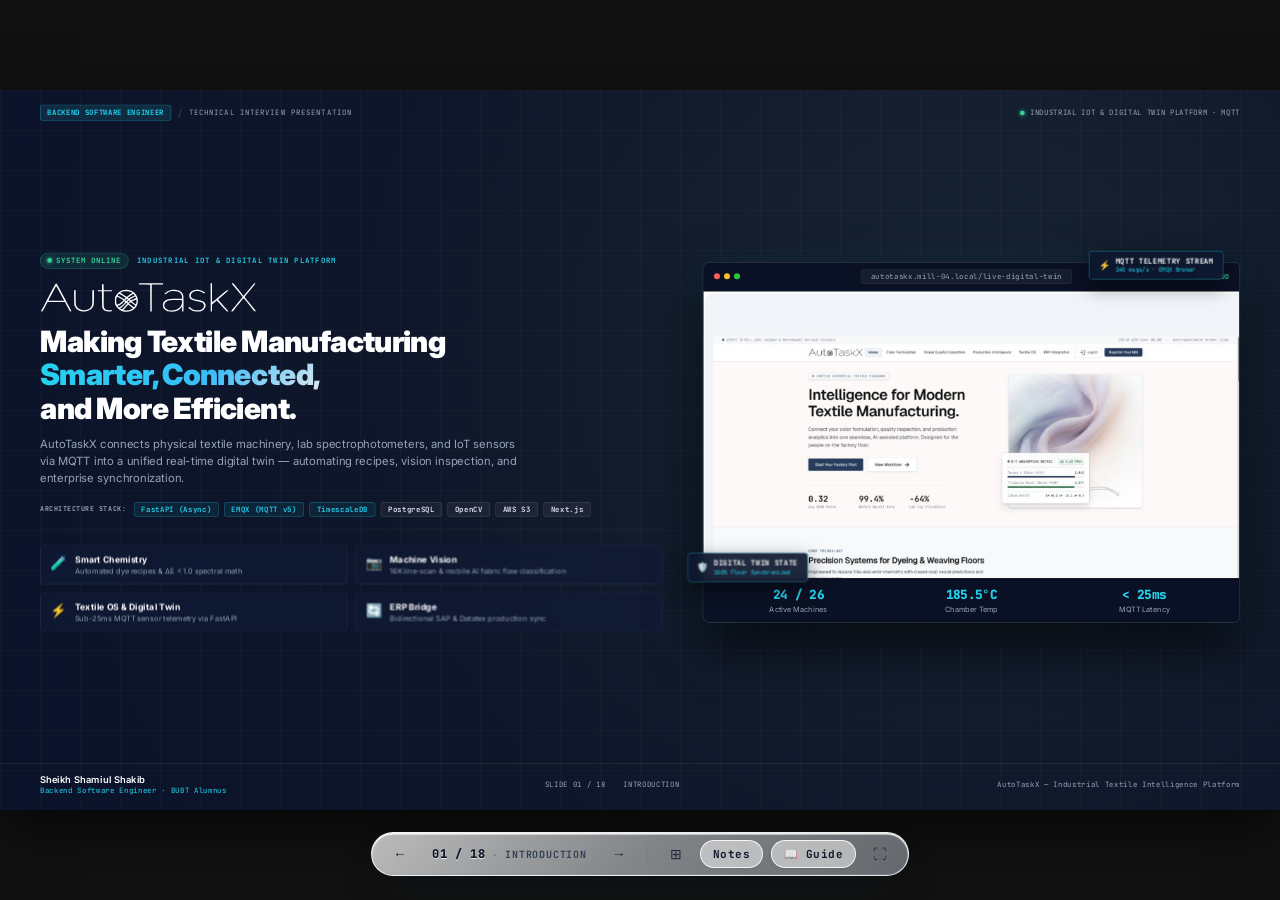
<file: index.html>
<!DOCTYPE html>
<html lang="en">
<head>
  <meta charset="UTF-8">
  <meta name="viewport" content="width=device-width, initial-scale=1.0, maximum-scale=1.0, user-scalable=no">
  <title>AutoTaskX — Industrial Textile Intelligence Platform</title>
  <meta name="description" content="AutoTaskX technical presentation: Industrial IoT, Digital Twin, MQTT telemetry, spectral color formulation, machine vision quality inspection, and ERP integration.">
  <meta property="og:title" content="AutoTaskX — Industrial Textile Intelligence Platform">
  <meta property="og:description" content="18-slide interactive technical presentation covering AutoTaskX architecture, FastAPI &amp; MQTT telemetry, TimescaleDB, AWS S3 inspection pipeline, and ERP bridge.">
  <meta property="og:type" content="website">
  <link rel="icon" type="image/svg+xml" href="data:image/svg+xml,%3Csvg xmlns='http://www.w3.org/2000/svg' viewBox='0 0 64 64'%3E%3Crect width='64' height='64' rx='14' fill='%230B132B'/%3E%3Ctext x='50%25' y='54%25' dominant-baseline='middle' text-anchor='middle' font-family='Inter,Arial,sans-serif' font-weight='800' font-size='26' fill='%2338BDF8'%3EAX%3C/text%3E%3C/svg%3E">
  <link rel="preconnect" href="https://fonts.googleapis.com">
  <link rel="preconnect" href="https://fonts.gstatic.com" crossorigin>
  <link href="https://fonts.googleapis.com/css2?family=Inter:wght@300;400;500;600;700;800;900&family=JetBrains+Mono:wght@400;500;600&display=swap" rel="stylesheet">
  <link rel="stylesheet" href="styles.css?v=2.8">
</head>
<body>

<div id="app-container">

  <div id="progress-container"><div id="progress-bar"></div></div>

  <div id="stage-scaler">
    <div id="presentation-stage">

      <!-- ==================== SLIDE 01: INTRODUCTION ==================== -->
      <section class="slide slide-dark active" data-slide="1" data-category="INTRODUCTION">

        <!-- Dark header -->
        <div class="s01-header">
          <div style="display:flex;align-items:center;gap:10px;">
            <span class="s01-h-badge">BACKEND SOFTWARE ENGINEER</span>
            <span class="s01-h-sep">/</span>
            <span class="s01-h-sub">TECHNICAL INTERVIEW PRESENTATION</span>
          </div>
          <div class="s01-h-right">
            <span class="s01-live"></span>
            <span>INDUSTRIAL IOT &amp; DIGITAL TWIN PLATFORM · MQTT</span>
          </div>
        </div>

        <!-- Body: left content + right HUD -->
        <div class="slide-01-body">
          <div class="s01-left">
            <div class="s01-eyebrow">
              <span class="s01-live-badge"><span class="s01-live"></span>SYSTEM ONLINE</span>
              <span class="s01-cat-tag">INDUSTRIAL IOT &amp; DIGITAL TWIN PLATFORM</span>
            </div>

            <div class="s01-logo-wrap">
              <img src="logo-white.svg" alt="AutoTaskX Logo" class="s01-logo">
            </div>

            <h1 class="s01-heading">Making Textile Manufacturing<br><span class="s01-gradient-text">Smarter, Connected,</span><br>and More Efficient.</h1>

            <p class="s01-desc">AutoTaskX connects physical textile machinery, lab spectrophotometers, and IoT sensors via MQTT into a unified real-time digital twin — automating recipes, vision inspection, and enterprise synchronization.</p>

            <!-- Tech stack ribbon for technical interviewer credibility -->
            <div class="s01-tech-ribbon">
              <span class="s01-tech-label">Architecture Stack:</span>
              <span class="s01-tech-chip featured">FastAPI (Async)</span>
              <span class="s01-tech-chip featured">EMQX (MQTT v5)</span>
              <span class="s01-tech-chip featured">TimescaleDB</span>
              <span class="s01-tech-chip">PostgreSQL</span>
              <span class="s01-tech-chip">OpenCV</span>
              <span class="s01-tech-chip">AWS S3</span>
              <span class="s01-tech-chip">Next.js</span>
            </div>

            <div class="s01-pillars">
              <div class="s01-pill">
                <span class="s01-pill-icon">🧪</span>
                <div class="s01-pill-text">
                  <strong>Smart Chemistry</strong>
                  <span>Automated dye recipes &amp; ΔE &lt; 1.0 spectral math</span>
                </div>
              </div>
              <div class="s01-pill">
                <span class="s01-pill-icon">📷</span>
                <div class="s01-pill-text">
                  <strong>Machine Vision</strong>
                  <span>16K line-scan &amp; mobile AI fabric flaw classification</span>
                </div>
              </div>
              <div class="s01-pill">
                <span class="s01-pill-icon">⚡</span>
                <div class="s01-pill-text">
                  <strong>Textile OS &amp; Digital Twin</strong>
                  <span>Sub-25ms MQTT sensor telemetry via FastAPI</span>
                </div>
              </div>
              <div class="s01-pill">
                <span class="s01-pill-icon">🔄</span>
                <div class="s01-pill-text">
                  <strong>ERP Bridge</strong>
                  <span>Bidirectional SAP &amp; Datatex production sync</span>
                </div>
              </div>
            </div>
          </div>

          <!-- Right: Floating Workstation Mockup Frame -->
          <div class="s01-right">
            <div class="s01-mockup-frame">
              <!-- Floating Depth Chips -->
              <div class="s01-floating-chip top-right">
                <span class="s01-fc-icon">⚡</span>
                <div>
                  <div class="s01-fc-title">MQTT TELEMETRY STREAM</div>
                  <div class="s01-fc-sub">240 msgs/s · EMQX Broker</div>
                </div>
              </div>

              <div class="s01-floating-chip bottom-left">
                <span class="s01-fc-icon">🛡️</span>
                <div>
                  <div class="s01-fc-title">DIGITAL TWIN STATE</div>
                  <div class="s01-fc-sub">100% Floor Synchronized</div>
                </div>
              </div>

              <div class="s01-mockup-top">
                <div class="s01-mockup-dots">
                  <span class="s01-dot-circle red"></span>
                  <span class="s01-dot-circle yellow"></span>
                  <span class="s01-dot-circle green"></span>
                </div>
                <div class="s01-mockup-url">autotaskx.mill-04.local/live-digital-twin</div>
                <div class="s01-mockup-status">
                  <span class="hud-pulse"></span>
                  <span>LIVE HUD</span>
                </div>
              </div>

              <div class="s01-mockup-body">
                <img src="autotaskx_ui_hero.png" alt="AutoTaskX Industrial HUD" class="s01-mockup-img">
              </div>

              <div class="s01-mockup-stats">
                <div>
                  <span class="hs-val">24 / 26</span>
                  <span class="hs-label">Active Machines</span>
                </div>
                <div>
                  <span class="hs-val">185.5°C</span>
                  <span class="hs-label">Chamber Temp</span>
                </div>
                <div>
                  <span class="hs-val">&lt; 25ms</span>
                  <span class="hs-label">MQTT Latency</span>
                </div>
              </div>
            </div>
          </div>
        </div>

        <!-- Dark footer -->
        <div class="s01-footer">
          <div class="s01-footer-left">
            <span class="s01-fname">Sheikh Shamiul Shakib</span>
            <span class="s01-frole">Backend Software Engineer · BUBT Alumnus</span>
          </div>
          <div class="s01-footer-center">
            <span>SLIDE 01 / 18</span>
            <span class="s01-fdot">·</span>
            <span>INTRODUCTION</span>
          </div>
          <div class="s01-footer-right">AutoTaskX — Industrial Textile Intelligence Platform</div>
        </div>

      </section>

      <!-- ==================== SLIDE 02: THE ACTUAL PROBLEM ==================== -->
      <section class="slide slide-light alt-bg" data-slide="2" data-category="THE ACTUAL PROBLEM">

        <div class="slide-header">
          <div class="sh-left">
            <span class="sh-label">PROJECT OBJECTIVES</span>
            <span class="sh-sep">/</span>
            <span class="sh-sub">Industrial Bottlenecks &amp; Operational Blindspots</span>
          </div>
          <div class="sh-right">SLIDE 02 / 18</div>
        </div>

        <div class="slide-content">
          <div class="s02-layout">
            <!-- Full-height photo left -->
            <div class="s02-photo">
              <img src="photo_textile_loom.jpg" alt="Textile loom factory floor">
              <div class="s02-photo-overlay"></div>
            </div>
            <!-- Content right -->
            <div class="s02-right">
              <p class="s02-eyebrow">The Core Challenge</p>
              <h2 class="s02-title">Most Textile Factories Still Run on Guesswork.</h2>
              <div class="s02-problems">
                <div class="s02-item">
                  <span class="s02-num">01</span>
                  <div class="s02-item-body">
                    <div class="s02-item-title">Manual Work — Slow and Error-Prone</div>
                    <div class="s02-item-desc">Lab technicians write color formulas by hand. Supervisors record machine data in notebooks. Everything is slow, inconsistent, and human-error dependent.</div>
                  </div>
                </div>
                <div class="s02-item">
                  <span class="s02-num">02</span>
                  <div class="s02-item-body">
                    <div class="s02-item-title">Disconnected Machines — No Shared Awareness</div>
                    <div class="s02-item-desc">Every machine works independently. A temperature spike on one machine doesn't alert other departments. Problems stay invisible until they cause damage.</div>
                  </div>
                </div>
                <div class="s02-item">
                  <span class="s02-num">03</span>
                  <div class="s02-item-body">
                    <div class="s02-item-title">Missing Information — Decisions Without Data</div>
                    <div class="s02-item-desc">Factory owners have no live view of production. Reports are generated once a week — too late to fix problems that happened on Monday.</div>
                  </div>
                </div>
                <div class="s02-item">
                  <span class="s02-num">04</span>
                  <div class="s02-item-body">
                    <div class="s02-item-title">Delayed Decisions — Problems Become Losses</div>
                    <div class="s02-item-desc">By the time management learns about a defective batch, 10,000 metres of fabric are already ruined. Prevention is impossible without real-time monitoring.</div>
                  </div>
                </div>
              </div>
              <div class="s02-comparison">
                <div class="s02-cmp-col">
                  <div class="s02-cmp-label before">Before AutoTaskX</div>
                  <div class="s02-cmp-text">Manual logs · Weekly reports · No machine visibility · Reactive problem-solving · Disconnected departments</div>
                </div>
                <div class="s02-cmp-col">
                  <div class="s02-cmp-label after">With AutoTaskX</div>
                  <div class="s02-cmp-text">Live sensor data · Instant alerts · Connected machines · Proactive decisions · Unified platform</div>
                </div>
              </div>
            </div>
          </div>
        </div>

        <div class="slide-footer">
          <span class="sf-left">AutoTaskX — Industrial Textile Intelligence Platform</span>
          <span class="sf-center">SLIDE 02 / 18 · THE ACTUAL PROBLEM</span>
          <span class="sf-right">PROBLEM</span>
        </div>
      </section>

      <!-- ==================== SLIDE 03: OUR SOLUTION ==================== -->
      <section class="slide slide-light" data-slide="3" data-category="OUR SOLUTION">

        <div class="slide-header">
          <div class="sh-left">
            <span class="sh-label">TECHNICAL APPROACH</span>
            <span class="sh-sep">/</span>
            <span class="sh-sub">Five Integrated Modules · Unified Cyber-Physical System</span>
          </div>
          <div class="sh-right">SLIDE 03 / 18</div>
        </div>

        <div class="slide-content">
          <div class="s03-layout">
            <div class="s03-top">
              <div class="s03-top-left">
                <p class="s03-eyebrow">Modular Enterprise Architecture</p>
                <h2 class="s03-title">Five Integrated Modules. One Industrial Ecosystem.</h2>
                <p class="s03-desc">A unified cyber-physical platform replacing fragmented legacy mill operations with real-time intelligence.</p>
              </div>
              <div class="s03-status-pill">
                <span class="s03-status-dot"></span>
                <span>5 / 5 ENGINES ACTIVE IN PRODUCTION</span>
              </div>
            </div>

            <div class="s03-grid">
              <!-- Module 01 -->
              <div class="s03-card" id="s03-card-1">
                <div class="s03-card-media">
                  <img src="module_01_color.jpg" alt="Color Formulation" class="s03-card-img">
                  <div class="s03-card-media-overlay"></div>
                  <div class="s03-card-badge-row">
                    <span class="s03-card-num">01</span>
                    <span class="s03-card-tier-pill">Lab Chemistry</span>
                  </div>
                  <div class="s03-card-icon-fab">
                    <svg viewBox="0 0 24 24" fill="none" stroke="currentColor" stroke-width="2" stroke-linecap="round" stroke-linejoin="round">
                      <path d="M10 2v7.31L4.14 19.46A2 2 0 0 0 5.86 22h12.28a2 2 0 0 0 1.72-2.54L14 9.31V2"></path>
                      <path d="M8.5 2h7"></path>
                      <path d="M7 16h10"></path>
                    </svg>
                  </div>
                </div>
                <div class="s03-card-content">
                  <div>
                    <h3 class="s03-card-title">Color Formulation</h3>
                    <div class="s03-card-tech">Kubelka-Munk · Spectro</div>
                    <p class="s03-card-desc">Precision spectral matching, automated dye recipe calculation, and chemical dispenser recipe generation.</p>
                  </div>
                  <div class="s03-card-outcome">
                    <span class="s03-outcome-dot"></span>
                    <span>ΔE &lt; 0.8 · 85% First-Pass</span>
                  </div>
                </div>
              </div>

              <!-- Module 02 -->
              <div class="s03-card" id="s03-card-2">
                <div class="s03-card-media">
                  <img src="module_02_vision.png" alt="Visual Quality Inspection" class="s03-card-img">
                  <div class="s03-card-media-overlay"></div>
                  <div class="s03-card-badge-row">
                    <span class="s03-card-num">02</span>
                    <span class="s03-card-tier-pill">Machine Vision</span>
                  </div>
                  <div class="s03-card-icon-fab">
                    <svg viewBox="0 0 24 24" fill="none" stroke="currentColor" stroke-width="2" stroke-linecap="round" stroke-linejoin="round">
                      <path d="M2 12s3-7 10-7 10 7 10 7-3 7-10 7-10-7-10-7Z"></path>
                      <circle cx="12" cy="12" r="3"></circle>
                    </svg>
                  </div>
                </div>
                <div class="s03-card-content">
                  <div>
                    <h3 class="s03-card-title">Visual Inspection</h3>
                    <div class="s03-card-tech">YOLOv8 / ResNet · OpenCV</div>
                    <p class="s03-card-desc">Continuous optical fabric inspection with sub-millimeter flaw classification at 80 m/min line speeds.</p>
                  </div>
                  <div class="s03-card-outcome">
                    <span class="s03-outcome-dot"></span>
                    <span>80 m/min · &lt;0.5mm Flaws</span>
                  </div>
                </div>
              </div>

              <!-- Module 03 -->
              <div class="s03-card" id="s03-card-3">
                <div class="s03-card-media">
                  <img src="textile_factory_floor.png" alt="Production Intelligence" class="s03-card-img">
                  <div class="s03-card-media-overlay"></div>
                  <div class="s03-card-badge-row">
                    <span class="s03-card-num">03</span>
                    <span class="s03-card-tier-pill">Factory OS</span>
                  </div>
                  <div class="s03-card-icon-fab">
                    <svg viewBox="0 0 24 24" fill="none" stroke="currentColor" stroke-width="2" stroke-linecap="round" stroke-linejoin="round">
                      <polyline points="22 12 18 12 15 21 9 3 6 12 2 12"></polyline>
                    </svg>
                  </div>
                </div>
                <div class="s03-card-content">
                  <div>
                    <h3 class="s03-card-title">Production Intel</h3>
                    <div class="s03-card-tech">FastAPI Async · Redis</div>
                    <p class="s03-card-desc">Real-time floor telemetry across knitting, dyeing &amp; finishing lines. Bottleneck detection and predictive shift forecasting.</p>
                  </div>
                  <div class="s03-card-outcome">
                    <span class="s03-outcome-dot"></span>
                    <span>32% Downtime Drop · OEE</span>
                  </div>
                </div>
              </div>

              <!-- Module 04 -->
              <div class="s03-card" id="s03-card-4">
                <div class="s03-card-media">
                  <img src="module_04_iot.jpg" alt="Textile OS &amp; Digital Twin" class="s03-card-img">
                  <div class="s03-card-media-overlay"></div>
                  <div class="s03-card-badge-row">
                    <span class="s03-card-num">04</span>
                    <span class="s03-card-tier-pill">IoT &amp; Digital Twin</span>
                  </div>
                  <div class="s03-card-icon-fab">
                    <svg viewBox="0 0 24 24" fill="none" stroke="currentColor" stroke-width="2" stroke-linecap="round" stroke-linejoin="round">
                      <rect x="4" y="4" width="16" height="16" rx="2"></rect>
                      <rect x="9" y="9" width="6" height="6"></rect>
                      <line x1="9" y1="1" x2="9" y2="4"></line>
                      <line x1="15" y1="1" x2="15" y2="4"></line>
                      <line x1="9" y1="20" x2="9" y2="23"></line>
                      <line x1="15" y1="20" x2="15" y2="23"></line>
                      <line x1="20" y1="9" x2="23" y2="9"></line>
                      <line x1="20" y1="14" x2="23" y2="14"></line>
                      <line x1="1" y1="9" x2="4" y2="9"></line>
                      <line x1="1" y1="14" x2="4" y2="14"></line>
                    </svg>
                  </div>
                </div>
                <div class="s03-card-content">
                  <div>
                    <h3 class="s03-card-title">Textile OS Core</h3>
                    <div class="s03-card-tech">EMQX MQTT · TimescaleDB</div>
                    <p class="s03-card-desc">Centralized IIoT protocol abstraction. In-memory digital twin machine models with live state sync and time-series archiving.</p>
                  </div>
                  <div class="s03-card-outcome">
                    <span class="s03-outcome-dot"></span>
                    <span>&lt;25ms Sync · 10k eps</span>
                  </div>
                </div>
              </div>

              <!-- Module 05 -->
              <div class="s03-card" id="s03-card-5">
                <div class="s03-card-media">
                  <img src="module_05_erp.jpg" alt="ERP Integration" class="s03-card-img">
                  <div class="s03-card-media-overlay"></div>
                  <div class="s03-card-badge-row">
                    <span class="s03-card-num">05</span>
                    <span class="s03-card-tier-pill">Enterprise Bridge</span>
                  </div>
                  <div class="s03-card-icon-fab">
                    <svg viewBox="0 0 24 24" fill="none" stroke="currentColor" stroke-width="2" stroke-linecap="round" stroke-linejoin="round">
                      <path d="M10 13a5 5 0 0 0 7.54.54l3-3a5 5 0 0 0-7.07-7.07l-1.72 1.71"></path>
                      <path d="M14 11a5 5 0 0 0-7.54-.54l-3 3a5 5 0 0 0 7.07 7.07l1.71-1.71"></path>
                    </svg>
                  </div>
                </div>
                <div class="s03-card-content">
                  <div>
                    <h3 class="s03-card-title">ERP Integration</h3>
                    <div class="s03-card-tech">RESTful API · Kafka · SAP</div>
                    <p class="s03-card-desc">Bidirectional industrial data bridge. Directly binds shopfloor execution telemetry to enterprise accounting ledgers and ERP BOMs.</p>
                  </div>
                  <div class="s03-card-outcome">
                    <span class="s03-outcome-dot"></span>
                    <span>Zero Manual Entry · BOM Sync</span>
                  </div>
                </div>
              </div>
            </div>

            <!-- Bottom Ecosystem Bus -->
            <div class="s03-ecosystem-bus">
              <div class="s03-bus-track">
                <div class="s03-bus-glider"></div>
              </div>
              <div class="s03-bus-left">
                <span class="s03-bus-tag">UNIFIED DATA FABRIC</span>
                <span class="s03-bus-text">
                  <strong>Inter-Module Event Mesh:</strong>
                  <span>Lab Spec</span> <span class="s03-bus-arrow">→</span>
                  <span>Edge Vision Alert</span> <span class="s03-bus-arrow">→</span>
                  <span>OEE Shift Analytics</span> <span class="s03-bus-arrow">→</span>
                  <span>Digital Twin Shadow</span> <span class="s03-bus-arrow">→</span>
                  <span>ERP Real-Time Ledger</span>
                </span>
              </div>
              <button class="s03-bus-pulse-btn" id="s03-trigger-pulse" title="Simulate cross-module synchronization signal">
                <svg width="13" height="13" viewBox="0 0 24 24" fill="none" stroke="currentColor" stroke-width="2.5" stroke-linecap="round" stroke-linejoin="round">
                  <polygon points="5 3 19 12 5 21 5 3"></polygon>
                </svg>
                <span>Simulate Sync Wave</span>
              </button>
            </div>
          </div>
        </div>

        <div class="slide-footer">
          <span class="sf-left">AutoTaskX — Industrial Textile Intelligence Platform</span>
          <span class="sf-center">SLIDE 03 / 18 · OUR SOLUTION</span>
          <span class="sf-right">SOLUTION</span>
        </div>
      </section>

      <!-- ==================== SLIDE 04: HOW IT WORKS ==================== -->
      <section class="slide slide-light" data-slide="4" data-category="HOW IT WORKS">

        <div class="slide-header">
          <div class="sh-left">
            <span class="sh-label">TECHNICAL APPROACH</span>
            <span class="sh-sep">/</span>
            <span class="sh-sub">4-Tier IoT Pipeline (Sense → Connect → Process → Deliver)</span>
          </div>
          <div class="sh-right">SLIDE 04 / 18</div>
        </div>

        <div class="slide-content">
          <div class="s04-layout">
            <div class="s04-top">
              <div class="s04-top-text">
                <p class="s04-eyebrow">4-Tier IoT &amp; Telemetry Architecture</p>
                <h2 class="s04-title">From Physical Machine to Live Dashboard.</h2>
                <p class="s04-desc">Sub-25ms deterministic telemetry flow from edge PLC registers to operator WebSockets.</p>
              </div>
              <div class="s04-live-indicator">
                <span class="s04-status-dot"></span>
                <span class="s04-status-val">LIVE TELEMETRY BUS</span>
                <span class="s04-status-sep">/</span>
                <span class="s04-status-lat">&lt;25ms E2E</span>
              </div>
            </div>

            <div class="s04-pipeline-wrapper">
              <div class="s04-bus-track">
                <div class="s04-bus-line"></div>
                <div class="s04-signal-pulse"></div>
                <div class="s04-signal-pulse pulse-2"></div>
                <div class="s04-signal-pulse pulse-3"></div>
              </div>

              <div class="s04-grid">
                <!-- Station 01 -->
                <div class="s04-card" id="s04-card-1">
                  <div class="s04-card-tier">Tier 1 · Physical</div>
                  <div class="s04-card-header">
                    <span class="s04-step-badge">01</span>
                    <span class="s04-lat-tag">0.0ms</span>
                  </div>
                  <div class="s04-icon-container">
                    <svg viewBox="0 0 24 24" fill="none" stroke="currentColor" stroke-width="2" stroke-linecap="round" stroke-linejoin="round">
                      <rect x="2" y="7" width="20" height="14" rx="2" ry="2"></rect>
                      <path d="M16 21V5a2 2 0 0 0-2-2h-4a2 2 0 0 0-2 2v16"></path>
                    </svg>
                  </div>
                  <h3 class="s04-card-title">Physical Fleet</h3>
                  <div class="s04-tech-tag">Siemens S7 · Modbus RTU</div>
                  <p class="s04-card-sub">Monforts Stenter, circular knitting, Fong's high-temp dyeing &amp; finishing compactors.</p>
                </div>

                <!-- Station 02 -->
                <div class="s04-card" id="s04-card-2">
                  <div class="s04-card-tier">Tier 1 · Edge Sense</div>
                  <div class="s04-card-header">
                    <span class="s04-step-badge">02</span>
                    <span class="s04-lat-tag">+2.1ms</span>
                  </div>
                  <div class="s04-icon-container">
                    <svg viewBox="0 0 24 24" fill="none" stroke="currentColor" stroke-width="2" stroke-linecap="round" stroke-linejoin="round">
                      <path d="M14 14.76V3.5a2.5 2.5 0 0 0-5 0v11.26a4.5 4.5 0 1 0 5 0z"></path>
                    </svg>
                  </div>
                  <h3 class="s04-card-title">Sensors &amp; Vision</h3>
                  <div class="s04-tech-tag">PT100 RTD · CoaXPress 16K</div>
                  <p class="s04-card-sub">185.5°C chamber RTD probes, load-cell tension gauges &amp; 80m/min fabric camera lines.</p>
                </div>

                <!-- Station 03 -->
                <div class="s04-card" id="s04-card-3">
                  <div class="s04-card-tier">Tier 2 · Transport</div>
                  <div class="s04-card-header">
                    <span class="s04-step-badge">03</span>
                    <span class="s04-lat-tag">+6.4ms</span>
                  </div>
                  <div class="s04-icon-container">
                    <svg viewBox="0 0 24 24" fill="none" stroke="currentColor" stroke-width="2" stroke-linecap="round" stroke-linejoin="round">
                      <rect x="2" y="2" width="20" height="8" rx="2" ry="2"></rect>
                      <rect x="2" y="14" width="20" height="8" rx="2" ry="2"></rect>
                      <line x1="6" y1="6" x2="6.01" y2="6"></line>
                      <line x1="6" y1="18" x2="6.01" y2="18"></line>
                    </svg>
                  </div>
                  <h3 class="s04-card-title">Edge IoT Gateway</h3>
                  <div class="s04-tech-tag">EMQX MQTT Broker · QoS 1</div>
                  <p class="s04-card-sub">Moxa IIoT nodes buffer offline flash ring, forward encrypted JSON over TLS port 8883.</p>
                </div>

                <!-- Station 04 -->
                <div class="s04-card" id="s04-card-4">
                  <div class="s04-card-tier">Tier 3 · Core Compute</div>
                  <div class="s04-card-header">
                    <span class="s04-step-badge">04</span>
                    <span class="s04-lat-tag">+7.8ms</span>
                  </div>
                  <div class="s04-icon-container">
                    <svg viewBox="0 0 24 24" fill="none" stroke="currentColor" stroke-width="2" stroke-linecap="round" stroke-linejoin="round">
                      <polygon points="13 2 3 14 12 14 11 22 21 10 12 10 13 2"></polygon>
                    </svg>
                  </div>
                  <h3 class="s04-card-title">Digital Twin Core</h3>
                  <div class="s04-tech-tag">FastAPI ASGI · AsyncIO</div>
                  <p class="s04-card-sub">Python async consumer mutates in-memory shadow models, evaluates anomaly thresholds.</p>
                </div>

                <!-- Station 05 -->
                <div class="s04-card" id="s04-card-5">
                  <div class="s04-card-tier">Tier 3 · Persistence</div>
                  <div class="s04-card-header">
                    <span class="s04-step-badge">05</span>
                    <span class="s04-lat-tag">+4.9ms</span>
                  </div>
                  <div class="s04-icon-container">
                    <svg viewBox="0 0 24 24" fill="none" stroke="currentColor" stroke-width="2" stroke-linecap="round" stroke-linejoin="round">
                      <ellipse cx="12" cy="5" rx="9" ry="3"></ellipse>
                      <path d="M21 12c0 1.66-4 3-9 3s-9-1.34-9-3"></path>
                      <path d="M3 5v14c0 1.66 4 3 9 3s9-1.34 9-3V5"></path>
                    </svg>
                  </div>
                  <h3 class="s04-card-title">Polyglot Storage</h3>
                  <div class="s04-tech-tag">TimescaleDB · S3 Blobs</div>
                  <p class="s04-card-sub">Hypertables ingest 10K rows/sec with chunking; raw defect image patches stream to MinIO.</p>
                </div>

                <!-- Station 06 -->
                <div class="s04-card" id="s04-card-6">
                  <div class="s04-card-tier">Tier 4 · Presentation</div>
                  <div class="s04-card-header">
                    <span class="s04-step-badge">06</span>
                    <span class="s04-lat-tag">&lt;24.2ms</span>
                  </div>
                  <div class="s04-icon-container">
                    <svg viewBox="0 0 24 24" fill="none" stroke="currentColor" stroke-width="2" stroke-linecap="round" stroke-linejoin="round">
                      <rect x="2" y="3" width="20" height="14" rx="2" ry="2"></rect>
                      <line x1="8" y1="21" x2="16" y2="21"></line>
                      <line x1="12" y1="17" x2="12" y2="21"></line>
                    </svg>
                  </div>
                  <h3 class="s04-card-title">Real-Time HUD</h3>
                  <div class="s04-tech-tag">Next.js WebSockets · Chart.js</div>
                  <p class="s04-card-sub">Millisecond floor dashboard pushes sub-second alerts, live OEE charts &amp; mobile alerts.</p>
                </div>
              </div>
            </div>

            <!-- Bottom Telemetry Inspector -->
            <div class="s04-inspector">
              <div class="s04-insp-left">
                <span class="s04-insp-badge">LIVE TRACE</span>
                <span class="s04-insp-packet">
                  <strong>Stenter-04 Zone-2</strong>
                  <span class="s04-arrow">→</span>
                  <code>temp: 185.5°C</code>
                  <span class="s04-arrow">→</span>
                  <code>topic: factory/stenter/zone2/temp</code>
                  <span class="s04-arrow">→</span>
                  <code>status: NOMINAL (delta: +0.2°C)</code>
                  <span class="s04-arrow">→</span>
                  <code>WS: 42 connected clients</code>
                </span>
              </div>
              <button class="s04-pulse-btn" id="s04-trigger-pulse" title="Simulate real-time telemetry packet transmission across pipeline">
                <svg width="14" height="14" viewBox="0 0 24 24" fill="none" stroke="currentColor" stroke-width="2.5" stroke-linecap="round" stroke-linejoin="round">
                  <polygon points="5 3 19 12 5 21 5 3"></polygon>
                </svg>
                <span>Simulate Packet Pulse</span>
              </button>
            </div>
          </div>
        </div>

        <div class="slide-footer">
          <span class="sf-left">AutoTaskX — Industrial Textile Intelligence Platform</span>
          <span class="sf-center">SLIDE 04 / 18 · HOW IT WORKS</span>
          <span class="sf-right">ARCHITECTURE</span>
        </div>
      </section>

      <!-- ==================== SLIDE 05: COLOR FORMULATION ==================== -->
      <section class="slide slide-light" data-slide="5" data-category="FEATURE 01 · COLOR FORMULATION">

        <div class="slide-header">
          <div class="sh-left">
            <span class="sh-label">INDIVIDUAL CONTRIBUTION</span>
            <span class="sh-sep">/</span>
            <span class="sh-sub">Feature 01: Spectral Chemistry &amp; Kubelka-Munk Engine</span>
          </div>
          <div class="sh-right">SLIDE 05 / 18</div>
        </div>

        <div class="slide-content">
          <div class="s05-layout">
            <div class="s05-photo">
              <img src="photo_dye_lab.jpg" alt="Textile dye laboratory">
              <div class="s05-photo-overlay"></div>
            </div>
            <div class="s05-right">
              <p class="s05-eyebrow">Feature 01 · Lab Chemistry</p>
              <h2 class="s05-title">Precise Color Recipes.<br>Calculated in Seconds.</h2>
              <p class="s05-desc">Instead of a chemist spending hours trying different dye combinations, AutoTaskX calculates the exact recipe mathematically.</p>

              <div class="s05-steps">
                <div class="s05-step">
                  <span class="s05-step-num">01</span>
                  <span class="s05-step-text"><strong>Customer sends a target color sample</strong> — a fabric swatch or Pantone code.</span>
                </div>
                <div class="s05-step">
                  <span class="s05-step-num">02</span>
                  <span class="s05-step-text"><strong>Spectrophotometer measures the color</strong> — captures exact light wavelength values.</span>
                </div>
                <div class="s05-step">
                  <span class="s05-step-num">03</span>
                  <span class="s05-step-text"><strong>Kubelka-Munk algorithm calculates</strong> which dyes to mix and in what exact quantities.</span>
                </div>
                <div class="s05-step">
                  <span class="s05-step-num">04</span>
                  <span class="s05-step-text"><strong>AutoTaskX generates the recipe</strong> — exact grams per 100kg fabric, ready for the lab.</span>
                </div>
                <div class="s05-step">
                  <span class="s05-step-num">05</span>
                  <span class="s05-step-text"><strong>Auto-dispenser receives instructions</strong> and measures chemicals automatically without human error.</span>
                </div>
                <div class="s05-step">
                  <span class="s05-step-num">06</span>
                  <span class="s05-step-text"><strong>Color difference (ΔE) confirmed below 1.0</strong> — industry standard for a perfect match.</span>
                </div>
              </div>

              <div class="s05-recipe-wrap">
                <div class="s05-recipe-title">Sample Output — 100 kg Navy Cotton Recipe</div>
                <table class="s05-table">
                  <thead>
                    <tr><th>Chemical</th><th>Role</th><th>Amount</th></tr>
                  </thead>
                  <tbody>
                    <tr><td>Reactive Blue</td><td>Primary dye</td><td>1850 g</td></tr>
                    <tr><td>Red 420</td><td>Shade adjustment</td><td>420 g</td></tr>
                    <tr><td>Salt</td><td>Dye fixation</td><td>5000 g</td></tr>
                    <tr><td>Soda Ash</td><td>Alkali catalyst</td><td>1500 g</td></tr>
                  </tbody>
                </table>
              </div>
              <p class="s05-note"><strong>Note:</strong> All quantities auto-scaled by fabric weight. ΔE target: &lt; 1.0 (imperceptible to the human eye).</p>
            </div>
          </div>
        </div>

        <div class="slide-footer">
          <span class="sf-left">AutoTaskX — Industrial Textile Intelligence Platform</span>
          <span class="sf-center">SLIDE 05 / 18 · FEATURE 01 · COLOR FORMULATION</span>
          <span class="sf-right">LAB CHEMISTRY</span>
        </div>
      </section>

      <!-- ==================== SLIDE 06: VISUAL QUALITY INSPECTION ==================== -->
      <section class="slide slide-light" data-slide="6" data-category="FEATURE 02 · QUALITY INSPECTION">

        <div class="slide-header">
          <div class="sh-left">
            <span class="sh-label">INDIVIDUAL CONTRIBUTION</span>
            <span class="sh-sep">/</span>
            <span class="sh-sub">Feature 02: 16K Machine Vision Quality Inspection</span>
          </div>
          <div class="sh-right">SLIDE 06 / 18</div>
        </div>

        <div class="slide-content">
          <div class="s06-layout">
            <!-- Left side: Feature capabilities & workflow -->
            <div class="s06-left">
              <div>
                <p class="s06-eyebrow">Feature 02 · Machine Vision</p>
                <h2 class="s06-title">Every Metre of Fabric.<br>Inspected Automatically.</h2>
                <p class="s06-desc">Continuous optical fabric inspection with sub-millimeter flaw classification. Industrial line-scan cameras and mobile spot inspections both stream to a unified vision model.</p>
              </div>

              <div class="s06-sources">
                <div class="s06-col">
                  <div class="s06-source-label">Source A · Industrial Continuous</div>
                  <div class="s06-source-title">Line-Scan Camera</div>
                  <div class="s06-source-name">Basler racer 2L · 16,384 px @ 60 Hz</div>
                  <div class="s06-source-desc">Continuous full-width fabric scan on production line. Detects micro-defects at line speeds up to 120 m/min.</div>
                  <span class="s06-source-tag">Automated · Inline</span>
                </div>

                <div class="s06-col-divider"></div>

                <div class="s06-col">
                  <div class="s06-source-label">Source B · Flexible Mobile</div>
                  <div class="s06-source-title">Floor Inspection App</div>
                  <div class="s06-source-name">Android / iOS via AutoTaskX Mobile</div>
                  <div class="s06-source-desc">Floor auditors snap spot samples. Same computer vision model analyzes defects on-demand.</div>
                  <span class="s06-source-tag">On-Demand · Floor</span>
                </div>
              </div>

              <div class="s06-workflow">
                <div class="s06-wf-step">
                  <span class="s06-wf-num">01</span>
                  <span class="s06-wf-title">Capture</span>
                  <span class="s06-wf-sub">Camera / phone</span>
                </div>
                <span class="s06-wf-arrow">→</span>
                <div class="s06-wf-step">
                  <span class="s06-wf-num">02</span>
                  <span class="s06-wf-title">Stitch</span>
                  <span class="s06-wf-sub">OpenCV merge</span>
                </div>
                <span class="s06-wf-arrow">→</span>
                <div class="s06-wf-step">
                  <span class="s06-wf-num">03</span>
                  <span class="s06-wf-title">Analyse</span>
                  <span class="s06-wf-sub">AI classification</span>
                </div>
                <span class="s06-wf-arrow">→</span>
                <div class="s06-wf-step">
                  <span class="s06-wf-num">04</span>
                  <span class="s06-wf-title">Map</span>
                  <span class="s06-wf-sub">Bounding box</span>
                </div>
                <span class="s06-wf-arrow">→</span>
                <div class="s06-wf-step">
                  <span class="s06-wf-num">05</span>
                  <span class="s06-wf-title">Store</span>
                  <span class="s06-wf-sub">S3 + PostgreSQL</span>
                </div>
              </div>

              <div class="s06-storage-note">
                <strong>Storage:</strong> High-res defect images stream directly to AWS S3. Bounding box coordinates &amp; defect tags save to PostgreSQL for batch traceability.
              </div>

              <div class="s06-defects">
                <span class="s06-defects-label">Detectable Defects:</span>
                <span class="s06-defect-pill"><span class="s06-pill-dot red"></span><span>Oil Stain</span></span>
                <span class="s06-defect-pill"><span class="s06-pill-dot amber"></span><span>Broken Yarn</span></span>
                <span class="s06-defect-pill"><span class="s06-pill-dot blue"></span><span>Needle Hole</span></span>
                <span class="s06-defect-pill"><span class="s06-pill-dot red"></span><span>Weft Missing</span></span>
                <span class="s06-defect-pill"><span class="s06-pill-dot amber"></span><span>Shade Variation</span></span>
              </div>
            </div>

            <!-- Right side: Fully shown user image -->
            <div class="s06-right">
              <div class="s06-image-card">
                <div class="s06-image-top">
                  <span class="s06-image-top-title">AUTOTASKX VISION LAB · INSPECTION INTERFACE</span>
                  <span class="s06-image-badge"><span class="s01-live"></span>ACTIVE SCAN</span>
                </div>
                <div class="s06-img-viewport">
                  <img src="Textile Inspection Vision Lab.png" alt="AutoTaskX Textile Inspection Vision Lab" class="s06-full-img">
                </div>
                <div class="s06-image-footer">
                  <span>FRAME RESOLUTION: 16,384 × 4,096 PX</span>
                  <span>AI CONFIDENCE: 98.6%</span>
                  <span>LATENCY: &lt; 45MS</span>
                </div>
              </div>
            </div>
          </div>
        </div>

        <div class="slide-footer">
          <span class="sf-left">AutoTaskX — Industrial Textile Intelligence Platform</span>
          <span class="sf-center">SLIDE 06 / 18 · FEATURE 02 · QUALITY INSPECTION</span>
          <span class="sf-right">MACHINE VISION</span>
        </div>
      </section>
      <!-- ==================== SLIDE 07: FEATURE 02 · SYSTEM DEPTH ==================== -->
      <section class="slide slide-light alt-bg" data-slide="7" data-category="FEATURE 02 · SYSTEM DEPTH">

        <div class="slide-header">
          <div class="sh-left">
            <span class="sh-label">KEY CHALLENGE &amp; SOLUTION</span>
            <span class="sh-sep">/</span>
            <span class="sh-sub">UML Sequence · 20MB Image Buffering, Direct S3 &amp; MQTT Telemetry</span>
          </div>
          <div class="sh-right">SLIDE 07 / 18</div>
        </div>

        <div class="slide-content">
          <div class="s07depth-layout">
            <div class="s07depth-top">
              <p class="s07depth-eyebrow">System Depth · Architectural Sequence</p>
              <h2 class="s07depth-title">From Raw Sensor Lines to Control Panel: Complete Sequence.</h2>
              <p class="s07depth-desc">Standard UML sequence specification showing CoaXPress acquisition, concurrent S3 offloading, and MQTT telemetry.</p>
            </div>

            <div class="s07depth-canvas">
<svg class="uml-seq-svg" viewBox="0 0 1720 780" xmlns="http://www.w3.org/2000/svg">
<defs>
  <marker id="uml-arrow" viewBox="0 0 10 10" refX="9" refY="5" markerWidth="8" markerHeight="8" orient="auto-start-reverse">
    <path d="M 0 1 L 9 5 L 0 9 z" fill="#0F172A"/>
  </marker>
  <marker id="uml-open-arrow" viewBox="0 0 10 10" refX="9" refY="5" markerWidth="8" markerHeight="8" orient="auto-start-reverse">
    <path d="M 1 1.5 L 8 5 L 1 8.5" fill="none" stroke="#1E293B" stroke-width="1.8" stroke-linecap="round" stroke-linejoin="round"/>
  </marker>
</defs>
<line x1="95" y1="60" x2="95" y2="768" stroke="#94A3B8" stroke-width="1.4" stroke-dasharray="6,4"/>
<line x1="313" y1="60" x2="313" y2="768" stroke="#94A3B8" stroke-width="1.4" stroke-dasharray="6,4"/>
<line x1="531" y1="60" x2="531" y2="768" stroke="#94A3B8" stroke-width="1.4" stroke-dasharray="6,4"/>
<line x1="749" y1="60" x2="749" y2="768" stroke="#94A3B8" stroke-width="1.4" stroke-dasharray="6,4"/>
<line x1="967" y1="60" x2="967" y2="768" stroke="#94A3B8" stroke-width="1.4" stroke-dasharray="6,4"/>
<line x1="1185" y1="60" x2="1185" y2="768" stroke="#94A3B8" stroke-width="1.4" stroke-dasharray="6,4"/>
<line x1="1403" y1="60" x2="1403" y2="768" stroke="#94A3B8" stroke-width="1.4" stroke-dasharray="6,4"/>
<line x1="1621" y1="60" x2="1621" y2="768" stroke="#94A3B8" stroke-width="1.4" stroke-dasharray="6,4"/>
<rect x="489" y="180" width="761" height="252" fill="#F8FAFC" stroke="#475569" stroke-width="1.5" rx="2"/>
<path d="M 489 180 L 541 180 L 541 198 L 529 208 L 489 208 Z" fill="#E2E8F0" stroke="#475569" stroke-width="1.5"/>
<text x="511" y="199" text-anchor="middle" font-family="JetBrains Mono, monospace" font-size="13" font-weight="800" fill="#0F172A">par</text>
<text x="553" y="199" font-family="JetBrains Mono, monospace" font-size="12.5" font-weight="700" fill="#334155">[Image Upload to AWS S3]</text>
<line x1="489" y1="324" x2="1250" y2="324" stroke="#64748B" stroke-width="1.4" stroke-dasharray="7,4"/>
<text x="505" y="342" font-family="JetBrains Mono, monospace" font-size="12.5" font-weight="700" fill="#334155">[Concurrent MQTT Scanning Telemetry &amp; Metadata]</text>
<rect x="88" y="84" width="14" height="12" fill="#FFFFFF" stroke="#0F172A" stroke-width="1.5" rx="1"/>
<rect x="306" y="90" width="14" height="38" fill="#FFFFFF" stroke="#0F172A" stroke-width="1.5" rx="1"/>
<rect x="524" y="122" width="14" height="42" fill="#FFFFFF" stroke="#0F172A" stroke-width="1.5" rx="1"/>
<rect x="524" y="194" width="14" height="108" fill="#FFFFFF" stroke="#0F172A" stroke-width="1.5" rx="1"/>
<rect x="742" y="200" width="14" height="38" fill="#FFFFFF" stroke="#0F172A" stroke-width="1.5" rx="1"/>
<rect x="960" y="264" width="14" height="38" fill="#FFFFFF" stroke="#0F172A" stroke-width="1.5" rx="1"/>
<rect x="524" y="338" width="14" height="46" fill="#FFFFFF" stroke="#0F172A" stroke-width="1.5" rx="1"/>
<rect x="1178" y="344" width="14" height="72" fill="#FFFFFF" stroke="#0F172A" stroke-width="1.5" rx="1"/>
<rect x="742" y="408" width="14" height="60" fill="#FFFFFF" stroke="#0F172A" stroke-width="1.5" rx="1"/>
<rect x="1396" y="460" width="14" height="38" fill="#FFFFFF" stroke="#0F172A" stroke-width="1.5" rx="1"/>
<rect x="1614" y="524" width="14" height="38" fill="#FFFFFF" stroke="#0F172A" stroke-width="1.5" rx="1"/>
<rect x="742" y="556" width="14" height="102" fill="#FFFFFF" stroke="#0F172A" stroke-width="1.5" rx="1"/>
<rect x="1396" y="588" width="14" height="38" fill="#FFFFFF" stroke="#0F172A" stroke-width="1.5" rx="1"/>
<rect x="960" y="684" width="14" height="38" fill="#FFFFFF" stroke="#0F172A" stroke-width="1.5" rx="1"/>
<rect x="1614" y="684" width="14" height="74" fill="#FFFFFF" stroke="#0F172A" stroke-width="1.5" rx="1"/>
<line x1="102" y1="90" x2="306" y2="90" stroke="#0F172A" stroke-width="1.6" marker-end="url(#uml-arrow)"/>
<text x="204.0" y="84" text-anchor="middle" font-family="JetBrains Mono, monospace" font-size="13" font-weight="700" fill="#0F172A">1: Raw Image Lines (CoaXPress)</text>
<line x1="320" y1="122" x2="524" y2="122" stroke="#0F172A" stroke-width="1.6" marker-end="url(#uml-arrow)"/>
<text x="422.0" y="116" text-anchor="middle" font-family="JetBrains Mono, monospace" font-size="13" font-weight="700" fill="#0F172A">2: Image Data via SDK</text>
<path d="M 538 147 C 579 138, 579 170, 540 163" fill="none" stroke="#0F172A" stroke-width="1.5" marker-end="url(#uml-arrow)"/>
<text x="585" y="158" font-family="JetBrains Mono, monospace" font-size="13" font-weight="700" fill="#0F172A">3: Buffer & Build Full Fabric Image</text>
<line x1="538" y1="200" x2="742" y2="200" stroke="#0F172A" stroke-width="1.6" marker-end="url(#uml-arrow)"/>
<text x="640.0" y="194" text-anchor="middle" font-family="JetBrains Mono, monospace" font-size="13" font-weight="700" fill="#0F172A">4: Request Pre-signed S3 URL</text>
<line x1="742" y1="232" x2="538" y2="232" stroke="#1E293B" stroke-width="1.5" stroke-dasharray="7,4" marker-end="url(#uml-open-arrow)"/>
<text x="640.0" y="226" text-anchor="middle" font-family="JetBrains Mono, monospace" font-size="13" font-weight="700" fill="#1E293B">5: Return Upload URL</text>
<line x1="538" y1="264" x2="960" y2="264" stroke="#0F172A" stroke-width="1.6" marker-end="url(#uml-arrow)"/>
<text x="749.0" y="258" text-anchor="middle" font-family="JetBrains Mono, monospace" font-size="13" font-weight="700" fill="#0F172A">6: Upload Original TIFF Image</text>
<line x1="960" y1="296" x2="538" y2="296" stroke="#1E293B" stroke-width="1.5" stroke-dasharray="7,4" marker-end="url(#uml-open-arrow)"/>
<text x="749.0" y="290" text-anchor="middle" font-family="JetBrains Mono, monospace" font-size="13" font-weight="700" fill="#1E293B">7: Upload Success (200 OK)</text>
<line x1="538" y1="344" x2="1178" y2="344" stroke="#0F172A" stroke-width="1.6" marker-end="url(#uml-arrow)"/>
<text x="858.0" y="338" text-anchor="middle" font-family="JetBrains Mono, monospace" font-size="13" font-weight="700" fill="#0F172A">8: Camera Status / Scanning Events</text>
<line x1="538" y1="376" x2="1178" y2="376" stroke="#0F172A" stroke-width="1.6" marker-end="url(#uml-arrow)"/>
<text x="858.0" y="370" text-anchor="middle" font-family="JetBrains Mono, monospace" font-size="13" font-weight="700" fill="#0F172A">9: Image Captured Metadata</text>
<line x1="1178" y1="408" x2="756" y2="408" stroke="#0F172A" stroke-width="1.6" marker-end="url(#uml-arrow)"/>
<text x="967.0" y="402" text-anchor="middle" font-family="JetBrains Mono, monospace" font-size="13" font-weight="700" fill="#0F172A">10: Deliver MQTT Events</text>
<line x1="756" y1="460" x2="1396" y2="460" stroke="#0F172A" stroke-width="1.6" marker-end="url(#uml-arrow)"/>
<text x="1076.0" y="454" text-anchor="middle" font-family="JetBrains Mono, monospace" font-size="13" font-weight="700" fill="#0F172A">11: Save Image Metadata & S3 Key</text>
<line x1="1396" y1="492" x2="756" y2="492" stroke="#1E293B" stroke-width="1.5" stroke-dasharray="7,4" marker-end="url(#uml-open-arrow)"/>
<text x="1076.0" y="486" text-anchor="middle" font-family="JetBrains Mono, monospace" font-size="13" font-weight="700" fill="#1E293B">12: Record Saved</text>
<line x1="756" y1="524" x2="1614" y2="524" stroke="#1E293B" stroke-width="1.5" stroke-dasharray="7,4" marker-end="url(#uml-open-arrow)"/>
<text x="1185.0" y="518" text-anchor="middle" font-family="JetBrains Mono, monospace" font-size="13" font-weight="700" fill="#1E293B">13: WebSocket Notification (Live Scan)</text>
<line x1="1614" y1="556" x2="756" y2="556" stroke="#0F172A" stroke-width="1.6" marker-end="url(#uml-arrow)"/>
<text x="1185.0" y="550" text-anchor="middle" font-family="JetBrains Mono, monospace" font-size="13" font-weight="700" fill="#0F172A">14: Request Image Metadata</text>
<line x1="756" y1="588" x2="1396" y2="588" stroke="#0F172A" stroke-width="1.6" marker-end="url(#uml-arrow)"/>
<text x="1076.0" y="582" text-anchor="middle" font-family="JetBrains Mono, monospace" font-size="13" font-weight="700" fill="#0F172A">15: Fetch Image Record</text>
<line x1="1396" y1="620" x2="756" y2="620" stroke="#1E293B" stroke-width="1.5" stroke-dasharray="7,4" marker-end="url(#uml-open-arrow)"/>
<text x="1076.0" y="614" text-anchor="middle" font-family="JetBrains Mono, monospace" font-size="13" font-weight="700" fill="#1E293B">16: Return Image & S3 Key</text>
<line x1="756" y1="652" x2="1614" y2="652" stroke="#1E293B" stroke-width="1.5" stroke-dasharray="7,4" marker-end="url(#uml-open-arrow)"/>
<text x="1185.0" y="646" text-anchor="middle" font-family="JetBrains Mono, monospace" font-size="13" font-weight="700" fill="#1E293B">17: Return Metadata + Presigned GET URL</text>
<line x1="1614" y1="684" x2="974" y2="684" stroke="#0F172A" stroke-width="1.6" marker-end="url(#uml-arrow)"/>
<text x="1294.0" y="678" text-anchor="middle" font-family="JetBrains Mono, monospace" font-size="13" font-weight="700" fill="#0F172A">18: Load Image using Secure URL</text>
<line x1="974" y1="716" x2="1614" y2="716" stroke="#1E293B" stroke-width="1.5" stroke-dasharray="7,4" marker-end="url(#uml-open-arrow)"/>
<text x="1294.0" y="710" text-anchor="middle" font-family="JetBrains Mono, monospace" font-size="13" font-weight="700" fill="#1E293B">19: Return Original Image (Stream)</text>
<path d="M 1628 741 C 1669 732, 1669 764, 1630 757" fill="none" stroke="#0F172A" stroke-width="1.5" marker-end="url(#uml-arrow)"/>
<text x="1675" y="752" font-family="JetBrains Mono, monospace" font-size="13" font-weight="700" fill="#0F172A">20: Display in Control Panel HUD</text>
<rect x="3" y="10" width="184" height="48" fill="#FFFFFF" stroke="#0F172A" stroke-width="1.6" rx="3" filter="drop-shadow(0 2px 4px rgba(0,0,0,0.06))"/>
<text x="95" y="30" text-anchor="middle" font-family="Inter, sans-serif" font-size="14" font-weight="800" fill="#0F172A">Basler Camera</text>
<text x="95" y="48" text-anchor="middle" font-family="JetBrains Mono, monospace" font-size="11" font-weight="600" fill="#475569">:CameraSensor</text>
<rect x="221" y="10" width="184" height="48" fill="#FFFFFF" stroke="#0F172A" stroke-width="1.6" rx="3" filter="drop-shadow(0 2px 4px rgba(0,0,0,0.06))"/>
<text x="313" y="30" text-anchor="middle" font-family="Inter, sans-serif" font-size="14" font-weight="800" fill="#0F172A">Frame Grabber</text>
<text x="313" y="48" text-anchor="middle" font-family="JetBrains Mono, monospace" font-size="11" font-weight="600" fill="#475569">:CXPGrabber</text>
<rect x="439" y="10" width="184" height="48" fill="#FFFFFF" stroke="#0F172A" stroke-width="1.6" rx="3" filter="drop-shadow(0 2px 4px rgba(0,0,0,0.06))"/>
<text x="531" y="30" text-anchor="middle" font-family="Inter, sans-serif" font-size="14" font-weight="800" fill="#0F172A">Edge PC (Python)</text>
<text x="531" y="48" text-anchor="middle" font-family="JetBrains Mono, monospace" font-size="11" font-weight="600" fill="#475569">:EdgeNode</text>
<rect x="657" y="10" width="184" height="48" fill="#FFFFFF" stroke="#0F172A" stroke-width="1.6" rx="3" filter="drop-shadow(0 2px 4px rgba(0,0,0,0.06))"/>
<text x="749" y="30" text-anchor="middle" font-family="Inter, sans-serif" font-size="14" font-weight="800" fill="#0F172A">FastAPI Backend</text>
<text x="749" y="48" text-anchor="middle" font-family="JetBrains Mono, monospace" font-size="11" font-weight="600" fill="#475569">:AppServer</text>
<rect x="875" y="10" width="184" height="48" fill="#FFFFFF" stroke="#0F172A" stroke-width="1.6" rx="3" filter="drop-shadow(0 2px 4px rgba(0,0,0,0.06))"/>
<text x="967" y="30" text-anchor="middle" font-family="Inter, sans-serif" font-size="14" font-weight="800" fill="#0F172A">AWS S3 Cloud</text>
<text x="967" y="48" text-anchor="middle" font-family="JetBrains Mono, monospace" font-size="11" font-weight="600" fill="#475569">:ObjectStorage</text>
<rect x="1093" y="10" width="184" height="48" fill="#FFFFFF" stroke="#0F172A" stroke-width="1.6" rx="3" filter="drop-shadow(0 2px 4px rgba(0,0,0,0.06))"/>
<text x="1185" y="30" text-anchor="middle" font-family="Inter, sans-serif" font-size="14" font-weight="800" fill="#0F172A">EMQX Broker</text>
<text x="1185" y="48" text-anchor="middle" font-family="JetBrains Mono, monospace" font-size="11" font-weight="600" fill="#475569">:MQTTBroker</text>
<rect x="1311" y="10" width="184" height="48" fill="#FFFFFF" stroke="#0F172A" stroke-width="1.6" rx="3" filter="drop-shadow(0 2px 4px rgba(0,0,0,0.06))"/>
<text x="1403" y="30" text-anchor="middle" font-family="Inter, sans-serif" font-size="14" font-weight="800" fill="#0F172A">PostgreSQL</text>
<text x="1403" y="48" text-anchor="middle" font-family="JetBrains Mono, monospace" font-size="11" font-weight="600" fill="#475569">:Database</text>
<rect x="1529" y="10" width="184" height="48" fill="#FFFFFF" stroke="#0F172A" stroke-width="1.6" rx="3" filter="drop-shadow(0 2px 4px rgba(0,0,0,0.06))"/>
<text x="1621" y="30" text-anchor="middle" font-family="Inter, sans-serif" font-size="14" font-weight="800" fill="#0F172A">Next.js Dashboard</text>
<text x="1621" y="48" text-anchor="middle" font-family="JetBrains Mono, monospace" font-size="11" font-weight="600" fill="#475569">:ClientHUD</text>
</svg>
            </div>

            <div class="s07depth-specs">
              <div class="s07depth-spec-col">
                <span class="s07depth-spec-num">SPECIFICATION 01</span>
                <div class="s07depth-spec-title">Direct S3 Offloading (Bypass Gateway)</div>
                <div class="s07depth-spec-text">High-throughput 20MB raw TIFF scans stream directly from Edge PC to AWS S3 via pre-signed PUT URLs, eliminating memory bottlenecks on FastAPI and EMQX.</div>
              </div>
              <div class="s07depth-spec-col">
                <span class="s07depth-spec-num">SPECIFICATION 02</span>
                <div class="s07depth-spec-title">Concurrent MQTT Telemetry (Parallel Frame)</div>
                <div class="s07depth-spec-text">UML parallel fragment (par) emits camera state and inspection frame metadata concurrently over MQTT, keeping the factory digital twin live in &lt; 25ms.</div>
              </div>
              <div class="s07depth-spec-col">
                <span class="s07depth-spec-num">SPECIFICATION 03</span>
                <div class="s07depth-spec-title">Ephemeral WebSocket Delivery (Zero Trust)</div>
                <div class="s07depth-spec-text">Next.js client receives real-time WebSocket notifications, retrieving short-lived pre-signed GET URLs from FastAPI to display images with strict access control.</div>
              </div>
            </div>
          </div>
        </div>

        <div class="slide-footer">
          <span class="sf-left">AutoTaskX — Industrial Textile Intelligence Platform</span>
          <span class="sf-center">SLIDE 07 / 18 · FEATURE 02 · SYSTEM DEPTH</span>
          <span class="sf-right">ARCHITECTURE</span>
        </div>
      </section>


      <!-- ==================== SLIDE 07: PRODUCTION INTELLIGENCE ==================== -->
      <section class="slide slide-light alt-bg" data-slide="8" data-category="FEATURE 03 · PRODUCTION INTELLIGENCE">

        <div class="slide-header">
          <div class="sh-left">
            <span class="sh-label">PROBLEM SOLVING</span>
            <span class="sh-sep">/</span>
            <span class="sh-sub">Feature 03: Live Machine Monitoring &amp; Overheat Safety</span>
          </div>
          <div class="sh-right">SLIDE 08 / 18</div>
        </div>

        <div class="slide-content">
          <div class="s07-layout">
            <div class="s07-left">
              <p class="s07-eyebrow">Feature 03 · Production Intelligence</p>
              <h2 class="s07-title">See Every Machine.<br>Stop Problems Early.</h2>
              <p class="s07-desc">AutoTaskX watches live heat, speed, and power from every machine. It catches problems fast, before any fabric gets ruined.</p>

              <div class="s07-scenario-label">1. How We Solve the Problem (Step by Step)</div>
              <div class="s07-solve-grid">
                <div class="s07-solve-card">
                  <span class="s07-step-num">1</span>
                  <div class="s07-step-text">
                    <div class="s07-step-title">Sensors Send Live Data</div>
                    <div class="s07-step-desc">Every machine sends heat and speed every second over MQTT.</div>
                  </div>
                </div>
                <div class="s07-solve-card">
                  <span class="s07-step-num">2</span>
                  <div class="s07-step-text">
                    <div class="s07-step-title">Backend Checks Safe Limits</div>
                    <div class="s07-step-desc">Our system checks each reading against the safe fabric limit.</div>
                  </div>
                </div>
                <div class="s07-solve-card">
                  <span class="s07-step-num">3</span>
                  <div class="s07-step-text">
                    <div class="s07-step-title">Red Alert &amp; SMS in 3 Seconds</div>
                    <div class="s07-step-desc">If heat goes too high, the screen turns red and sends an SMS.</div>
                  </div>
                </div>
                <div class="s07-solve-card">
                  <span class="s07-step-num">4</span>
                  <div class="s07-step-text">
                    <div class="s07-step-title">Team Fixes It Right Away</div>
                    <div class="s07-step-desc">The supervisor checks the chart, lowers the heat, and saves the batch.</div>
                  </div>
                </div>
              </div>

              <div class="s07-scenario-label">2. What Actually Happened (Real Client Case — Stenter Line 03)</div>
              <div class="s07-incident-box">
                <div>
                  <span class="s07-inc-tag problem">Actual Problem</span>
                  <div class="s07-inc-title">Heat Jumped to 192°C (Limit: 185°C)</div>
                  <div class="s07-inc-desc">Cotton fabric was running on Stenter Line 03 when heat spiked. Without live alerts, hundreds of meters burn or turn yellow before anyone sees it.</div>
                </div>
                <div>
                  <span class="s07-inc-tag saved">Saved by AutoTaskX</span>
                  <div class="s07-inc-title">Caught in 3s · Zero Fabric Waste</div>
                  <div class="s07-inc-desc">Our alert hit the supervisor's phone in under 3 seconds. They saw when the heat started rising, fixed the valve early, and saved the whole batch.</div>
                </div>
              </div>
            </div>

            <!-- Right live data panel -->
            <div class="s07-right">
              <div class="s07-hud-label">Live Machine Data — Stenter Line 03</div>
              <div class="s07-temp-display">
                <div class="s07-temp-val">185.5<span class="s07-temp-unit">°C</span></div>
                <div class="s07-temp-label">Chamber Temperature · Zone 4</div>
                <div class="s07-temp-status">
                  <span class="s07-status-dot"></span>
                  <span class="s07-status-text">WITHIN SAFE RANGE</span>
                </div>
              </div>
              <div class="s07-chart-label">Temperature history — last 7 readings</div>
              <div class="s07-bars">
                <div class="s07-bar" style="height:55%"></div>
                <div class="s07-bar" style="height:60%"></div>
                <div class="s07-bar" style="height:65%"></div>
                <div class="s07-bar" style="height:68%"></div>
                <div class="s07-bar" style="height:72%"></div>
                <div class="s07-bar" style="height:75%"></div>
                <div class="s07-bar active" style="height:80%"></div>
              </div>
              <div class="s07-bar-baseline"></div>
              <div class="s07-metrics">
                <div class="s07-metric">
                  <span class="s07-metric-label">Line Speed</span>
                  <span class="s07-metric-val">42 m/min</span>
                </div>
                <div class="s07-metric">
                  <span class="s07-metric-label">Batch Progress</span>
                  <span class="s07-metric-val">81 %</span>
                </div>
                <div class="s07-metric">
                  <span class="s07-metric-label">Machines Active</span>
                  <span class="s07-metric-val">18 / 20</span>
                </div>
              </div>
            </div>
          </div>
        </div>

        <div class="slide-footer">
          <span class="sf-left">AutoTaskX — Industrial Textile Intelligence Platform</span>
          <span class="sf-center">SLIDE 08 / 18 · FEATURE 03 · PRODUCTION INTELLIGENCE</span>
          <span class="sf-right">FACTORY OS</span>
        </div>
      </section>

      <!-- ==================== SLIDE 08: TEXTILE OS ==================== -->
      <section class="slide slide-light" data-slide="9" data-category="FEATURE 04 · TEXTILE OS">

        <div class="slide-header">
          <div class="sh-left">
            <span class="sh-label">DIGITAL TWIN ARCHITECTURE</span>
            <span class="sh-sep">/</span>
            <span class="sh-sub">Feature 04: Textile OS &amp; Multi-Protocol Normalization</span>
          </div>
          <div class="sh-right">SLIDE 09 / 18</div>
        </div>

        <div class="slide-content">
          <div class="s08-layout">
            <div class="s08-photo">
              <img src="photo_plc_panel.jpg" alt="Industrial PLC control panel">
              <div class="s08-photo-overlay"></div>
            </div>
            <div class="s08-center">
              <p class="s08-eyebrow">Feature 04 · Central Nervous System</p>
              <h2 class="s08-title">Textile OS &amp; Digital Twin<br>Connect Every Machine.</h2>
              <p class="s08-desc">AutoTaskX captures high-frequency industrial IoT signals over MQTT, creating a synchronized digital twin of every machine on the factory floor regardless of age or brand.</p>

              <div class="s08-devices">
                <div class="s08-device">
                  <div class="s08-device-name">🌡️ Temperature Sensors</div>
                  <div class="s08-device-desc">PT100 / PT1000 RTD probes</div>
                </div>
                <div class="s08-device">
                  <div class="s08-device-name">💧 Humidity Sensors</div>
                  <div class="s08-device-desc">SHT40 digital hygro sensors</div>
                </div>
                <div class="s08-device">
                  <div class="s08-device-name">⚙️ Pressure Gauges</div>
                  <div class="s08-device-desc">0–10 bar industrial transducers</div>
                </div>
                <div class="s08-device">
                  <div class="s08-device-name">📏 Level Sensors</div>
                  <div class="s08-device-desc">Ultrasonic &amp; float switches</div>
                </div>
                <div class="s08-device">
                  <div class="s08-device-name">⚡ Energy Meters</div>
                  <div class="s08-device-desc">3-phase RS485 power meters</div>
                </div>
                <div class="s08-device">
                  <div class="s08-device-name">💨 Steam Flow Meters</div>
                  <div class="s08-device-desc">Vortex &amp; thermal mass meters</div>
                </div>
                <div class="s08-device">
                  <div class="s08-device-name">🔄 Speed Encoders</div>
                  <div class="s08-device-desc">Incremental rotary encoders</div>
                </div>
                <div class="s08-device">
                  <div class="s08-device-name">🏭 PLC Controllers</div>
                  <div class="s08-device-desc">Siemens S7, Schneider Modicon</div>
                </div>
                <div class="s08-device">
                  <div class="s08-device-name">📷 Inspection Cameras</div>
                  <div class="s08-device-desc">Basler racer / FLIR vision</div>
                </div>
                <div class="s08-device">
                  <div class="s08-device-name">🔬 Spectrophotometers</div>
                  <div class="s08-device-desc">Datacolor &amp; X-Rite series</div>
                </div>
              </div>
              <p class="s08-compat">Compatible protocols: <strong>Modbus RTU/TCP · OPC-UA · LwM2M · MQTT · BACnet · Serial RS485</strong></p>
            </div>

            <div class="s08-right">
              <div class="s08-steps-title">How Data Reaches AutoTaskX</div>
              <div class="s08-steps">
                <div class="s08-step-line"></div>
                <div class="s08-step">
                  <div class="s08-step-bubble">1</div>
                  <div class="s08-step-body">
                    <div class="s08-step-title">Sensor reads machine</div>
                    <div class="s08-step-desc">Physical measurement every 100ms</div>
                  </div>
                </div>
                <div class="s08-step">
                  <div class="s08-step-bubble">2</div>
                  <div class="s08-step-body">
                    <div class="s08-step-title">IoT Gateway collects</div>
                    <div class="s08-step-desc">Edge device aggregates local sensors</div>
                  </div>
                </div>
                <div class="s08-step">
                  <div class="s08-step-bubble">3</div>
                  <div class="s08-step-body">
                    <div class="s08-step-title">MQTT broker routes</div>
                    <div class="s08-step-desc">EMQX distributes to subscribers</div>
                  </div>
                </div>
                <div class="s08-step">
                  <div class="s08-step-bubble">4</div>
                  <div class="s08-step-body">
                    <div class="s08-step-title">FastAPI syncs digital twin</div>
                    <div class="s08-step-desc">TimescaleDB stores time-series</div>
                  </div>
                </div>
                <div class="s08-step">
                  <div class="s08-step-bubble final">5</div>
                  <div class="s08-step-body">
                    <div class="s08-step-title">Dashboard displays</div>
                    <div class="s08-step-desc">Live update in &lt; 25ms</div>
                  </div>
                </div>
              </div>
            </div>
          </div>
        </div>

        <div class="slide-footer">
          <span class="sf-left">AutoTaskX — Industrial Textile Intelligence Platform</span>
          <span class="sf-center">SLIDE 09 / 18 · FEATURE 04 · TEXTILE OS</span>
          <span class="sf-right">INDUSTRIAL IoT</span>
        </div>
      </section>

      <!-- ==================== SLIDE 09: SENSOR DEEP DIVE ==================== -->
      <section class="slide slide-light alt-bg" data-slide="10" data-category="FEATURE 04 · SENSOR DEEP DIVE">

        <div class="slide-header">
          <div class="sh-left">
            <span class="sh-label">IOT DATA ENGINEERING</span>
            <span class="sh-sep">/</span>
            <span class="sh-sub">Sensor Trace: PT100 RTD to Live Floor HUD in &lt;25ms</span>
          </div>
          <div class="sh-right">SLIDE 10 / 18</div>
        </div>

        <div class="slide-content">
          <div class="s09-layout">
            <div class="s09-top">
              <p class="s09-eyebrow">Sensor Trace — Step by Step</p>
              <h2 class="s09-title">One Reading. Six Hops. Under 25ms.</h2>
              <p class="s09-desc">Follow a single temperature reading from the stenter machine all the way to the manager's dashboard.</p>
            </div>

            <div class="s09-chain">
              <div class="s09-node">
                <div class="s09-bubble">
                  <span class="s09-bubble-icon">🏭</span>
                </div>
                <div class="s09-node-title">Stenter Machine</div>
                <div class="s09-node-reading">Machine running</div>
                <div class="s09-node-sub">Fabric heating zone 4</div>
              </div>

              <div class="s09-connector">
                <div class="s09-line">
                  <div class="s09-pulse" style="--delay: 0s"></div>
                </div>
                <span class="s09-arrow">›</span>
              </div>

              <div class="s09-node">
                <div class="s09-bubble">
                  <span class="s09-bubble-icon">🌡️</span>
                </div>
                <div class="s09-node-title">PT100 Sensor</div>
                <div class="s09-node-reading">185.5°C</div>
                <div class="s09-node-sub">Reads every 100ms</div>
              </div>

              <div class="s09-connector">
                <div class="s09-line">
                  <div class="s09-pulse" style="--delay: 0.3s"></div>
                </div>
                <span class="s09-arrow">›</span>
              </div>

              <div class="s09-node">
                <div class="s09-bubble">
                  <span class="s09-bubble-icon">📟</span>
                </div>
                <div class="s09-node-title">IoT Gateway</div>
                <div class="s09-node-reading">Aggregated</div>
                <div class="s09-node-sub">Edge processing unit</div>
              </div>

              <div class="s09-connector">
                <div class="s09-line">
                  <div class="s09-pulse" style="--delay: 0.6s"></div>
                </div>
                <span class="s09-arrow">›</span>
              </div>

              <div class="s09-node">
                <div class="s09-bubble">
                  <span class="s09-bubble-icon">🌐</span>
                </div>
                <div class="s09-node-title">Factory Network</div>
                <div class="s09-node-reading">MQTT packet</div>
                <div class="s09-node-sub">Ethernet / WiFi</div>
              </div>

              <div class="s09-connector">
                <div class="s09-line">
                  <div class="s09-pulse" style="--delay: 0.9s"></div>
                </div>
                <span class="s09-arrow">›</span>
              </div>

              <div class="s09-node">
                <div class="s09-bubble">
                  <span class="s09-bubble-icon">⚡</span>
                </div>
                <div class="s09-node-title">AutoTaskX</div>
                <div class="s09-node-reading">Processed</div>
                <div class="s09-node-sub">Alert check + storage</div>
              </div>

              <div class="s09-connector">
                <div class="s09-line">
                  <div class="s09-pulse" style="--delay: 1.2s"></div>
                </div>
                <span class="s09-arrow">›</span>
              </div>

              <div class="s09-node">
                <div class="s09-bubble highlight">
                  <span class="s09-bubble-icon">💻</span>
                </div>
                <div class="s09-node-title">Live Screen</div>
                <div class="s09-node-reading final">185.5°C ✓</div>
                <div class="s09-node-sub">Manager sees live</div>
              </div>
            </div>

            <button id="btn-pulse-packet" class="s09-animate-btn">▶ Animate Data Flow</button>

            <div class="s09-plain-english">
              <span class="s09-quote-icon">💬</span>
              <div class="s09-quote-text">
                <strong>In plain English:</strong>
                <p>The temperature sensor is like a thermometer that never stops measuring. The IoT Gateway is like a local post office that bundles all sensor readings. MQTT is the postal service that delivers packages. AutoTaskX is the central warehouse that receives, sorts, and displays every package — all in under 25 milliseconds.</p>
              </div>
            </div>
          </div>
        </div>

        <div class="slide-footer">
          <span class="sf-left">AutoTaskX — Industrial Textile Intelligence Platform</span>
          <span class="sf-center">SLIDE 10 / 18 · FEATURE 04 · SENSOR DEEP DIVE</span>
          <span class="sf-right">DATA FLOW</span>
        </div>
      </section>

      <!-- ==================== SLIDE 10: COMMUNICATION PROTOCOL ==================== -->
      <section class="slide slide-light" data-slide="11" data-category="COMMUNICATION PROTOCOL">

        <div class="slide-header">
          <div class="sh-left">
            <span class="sh-label">TECHNICAL DECISION</span>
            <span class="sh-sep">/</span>
            <span class="sh-sub">Protocol Design: EMQX MQTT Pub-Sub vs Direct S3 Blobs</span>
          </div>
          <div class="sh-right">SLIDE 11 / 18</div>
        </div>

        <div class="slide-content">
          <div class="s10-layout">
            <div class="s10-left">
              <p class="s10-eyebrow">The Communication Layer</p>
              <h2 class="s10-title">MQTT — The Language Machines Use to Talk.</h2>

              <div class="s10-svg-wrap">
                <svg class="s10-svg" viewBox="0 0 500 320" xmlns="http://www.w3.org/2000/svg">
                  <!-- Machine boxes -->
                  <rect x="10" y="40" width="100" height="40" rx="4" fill="#F5F5F2" stroke="#203B59" stroke-width="1.5"/>
                  <text x="60" y="65" text-anchor="middle" font-size="12" fill="#203B59" font-family="Inter, sans-serif" font-weight="600">Stenter</text>

                  <rect x="10" y="100" width="100" height="40" rx="4" fill="#F5F5F2" stroke="#203B59" stroke-width="1.5"/>
                  <text x="60" y="125" text-anchor="middle" font-size="12" fill="#203B59" font-family="Inter, sans-serif" font-weight="600">Dyeing M/C</text>

                  <rect x="10" y="160" width="100" height="40" rx="4" fill="#F5F5F2" stroke="#203B59" stroke-width="1.5"/>
                  <text x="60" y="185" text-anchor="middle" font-size="12" fill="#203B59" font-family="Inter, sans-serif" font-weight="600">Compactor</text>

                  <rect x="10" y="220" width="100" height="40" rx="4" fill="#F5F5F2" stroke="#203B59" stroke-width="1.5"/>
                  <text x="60" y="245" text-anchor="middle" font-size="12" fill="#203B59" font-family="Inter, sans-serif" font-weight="600">Loom</text>

                  <!-- Lines to hub -->
                  <line x1="110" y1="60" x2="210" y2="155" stroke="#C8CBC6" stroke-width="1.5"/>
                  <line x1="110" y1="120" x2="210" y2="160" stroke="#C8CBC6" stroke-width="1.5"/>
                  <line x1="110" y1="180" x2="210" y2="165" stroke="#C8CBC6" stroke-width="1.5"/>
                  <line x1="110" y1="240" x2="210" y2="170" stroke="#C8CBC6" stroke-width="1.5"/>

                  <!-- EMQX Hub -->
                  <circle cx="245" cy="162" r="38" fill="#203B59"/>
                  <text x="245" y="156" text-anchor="middle" font-size="11" fill="white" font-family="Inter, sans-serif" font-weight="700">EMQX</text>
                  <text x="245" y="170" text-anchor="middle" font-size="10" fill="rgba(255,255,255,0.7)" font-family="Inter, sans-serif">MQTT Broker</text>

                  <!-- Line to AutoTaskX -->
                  <line x1="283" y1="162" x2="370" y2="162" stroke="#203B59" stroke-width="2"/>
                  <polygon points="368,156 380,162 368,168" fill="#203B59"/>

                  <!-- AutoTaskX box -->
                  <rect x="382" y="130" width="108" height="64" rx="4" fill="#203B59"/>
                  <text x="436" y="156" text-anchor="middle" font-size="11" fill="white" font-family="Inter, sans-serif" font-weight="700">AutoTaskX</text>
                  <text x="436" y="172" text-anchor="middle" font-size="10" fill="rgba(255,255,255,0.7)" font-family="Inter, sans-serif">Platform</text>

                  <!-- Label -->
                  <text x="245" y="285" text-anchor="middle" font-size="11" fill="#626966" font-family="Inter, sans-serif">All machines publish to one central MQTT broker</text>
                </svg>
              </div>
            </div>

            <div class="s10-right">
              <div class="s10-rule">
                <span class="s10-rule-badge">Rule 01 — Small Data</span>
                <div class="s10-rule-title">MQTT for Sensor Readings</div>
                <div class="s10-rule-desc">
                  Every sensor reading — temperature, speed, pressure — is a tiny piece of data (a few bytes). MQTT is designed for this: lightweight, fast, and reliable even on slow factory networks. It streams IoT machine events directly into FastAPI to maintain an up-to-the-millisecond digital twin.
                  <br><br>
                  Think of MQTT like text messages. Lightweight, instant, and perfect for streaming live factory states continuously.
                </div>
                <div class="s10-rule-example">factory/stenter_03/temperature → 185.5°C @ 14:32:01.004</div>
              </div>

              <div class="s10-rule">
                <span class="s10-rule-badge amber">Rule 02 — Large Files</span>
                <div class="s10-rule-title">Direct Upload for Images</div>
                <div class="s10-rule-desc">
                  Inspection photos are large (5–20 MB each). Sending them through MQTT would clog the network. AutoTaskX uploads fabric images directly to AWS S3 cloud storage, separately from sensor data.
                  <br><br>
                  Think of S3 like a filing cabinet for large documents — the sensor system only stores the cabinet reference, not the document itself.
                </div>
                <div class="s10-rule-example amber">s3://autotaskx/inspection/batch_441/frame_19842.jpg</div>
              </div>
            </div>
          </div>
        </div>

        <div class="slide-footer">
          <span class="sf-left">AutoTaskX — Industrial Textile Intelligence Platform</span>
          <span class="sf-center">SLIDE 11 / 18 · COMMUNICATION PROTOCOL</span>
          <span class="sf-right">MQTT · PROTOCOL</span>
        </div>
      </section>

      <!-- ==================== SLIDE 11: STORAGE ARCHITECTURE ==================== -->
      <section class="slide slide-light alt-bg" data-slide="12" data-category="STORAGE ARCHITECTURE">

        <div class="slide-header">
          <div class="sh-left">
            <span class="sh-label">STORAGE ARCHITECTURE</span>
            <span class="sh-sep">/</span>
            <span class="sh-sub">Polyglot Persistence: TimescaleDB Hypertables + Postgres + S3</span>
          </div>
          <div class="sh-right">SLIDE 12 / 18</div>
        </div>

        <div class="slide-content">
          <div class="s11-layout">
            <div class="s11-top">
              <p class="s11-eyebrow">The Storage Architecture</p>
              <h2 class="s11-title">Three Databases. Each Does One Job Perfectly.</h2>
              <p class="s11-desc">AutoTaskX uses three specialized storage systems. Each is chosen because it is the best tool for its specific type of data.</p>
            </div>

            <div class="s11-panels">
              <div class="s11-panel">
                <div class="s11-panel-num">01</div>
                <div class="s11-panel-title">
                  <span class="s11-db-name">PostgreSQL</span>
                  Relational Database
                </div>
                <div class="s11-panel-role">Stores permanent records. Orders, users, recipes, machine profiles, production batches.</div>
                <div class="s11-panel-vl"></div>
                <div class="s11-panel-example">
                  <div class="s11-panel-example-label">Example</div>
                  <div class="s11-panel-example-text">
                    "Batch #441 — 10,000m Navy Cotton — Customer: Hamid Textiles — Started: 14 Nov 2024 — Recipe: <em>recipe_navy_441</em>"
                  </div>
                </div>
              </div>

              <div class="s11-panel blue">
                <div class="s11-panel-num">02</div>
                <div class="s11-panel-title">
                  <span class="s11-db-name">TimescaleDB</span>
                  Time-Series Database
                </div>
                <div class="s11-panel-role">Stores sensor readings over time. Built on PostgreSQL but optimized for millions of time-stamped measurements.</div>
                <div class="s11-panel-vl"></div>
                <div class="s11-panel-example">
                  <div class="s11-panel-example-label">Example</div>
                  <div class="s11-panel-example-text">
                    "Stenter_03 · Temperature · <em>185.5°C @ 14:32:01.004</em> · <em>186.1°C @ 14:32:01.104</em> · <em>184.9°C @ 14:32:01.204</em> ..."
                  </div>
                </div>
              </div>

              <div class="s11-panel green">
                <div class="s11-panel-num">03</div>
                <div class="s11-panel-title">
                  <span class="s11-db-name">AWS S3</span>
                  Cloud Object Storage
                </div>
                <div class="s11-panel-role">Stores large files permanently. Inspection photos, spectral data, lab reports, PDF exports — files that are too large for a database.</div>
                <div class="s11-panel-vl"></div>
                <div class="s11-panel-example">
                  <div class="s11-panel-example-label">Example</div>
                  <div class="s11-panel-example-text">
                    "16,384 × 4,096 pixel inspection scan — Batch #441 — Defect: Broken yarn at metre 3,842 — <em>File: 18.4 MB</em>"
                  </div>
                </div>
              </div>
            </div>

            <div class="s11-synergy">
              <strong>How they work together:</strong> PostgreSQL links batch #441 to its TimescaleDB sensor history and its S3 inspection photos. One query gives you the complete picture — recipe, machine conditions, and defect images for any production batch.
            </div>
          </div>
        </div>

        <div class="slide-footer">
          <span class="sf-left">AutoTaskX — Industrial Textile Intelligence Platform</span>
          <span class="sf-center">SLIDE 12 / 18 · STORAGE ARCHITECTURE</span>
          <span class="sf-right">DATA LAYER</span>
        </div>
      </section>

      <!-- ==================== SLIDE 12: DASHBOARD DELIVERY ==================== -->
      <section class="slide slide-light" data-slide="13" data-category="DASHBOARD DELIVERY">

        <div class="slide-header">
          <div class="sh-left">
            <span class="sh-label">DATA DELIVERY</span>
            <span class="sh-sep">/</span>
            <span class="sh-sub">Dual Transport: Zero-Polling WebSockets + Cached REST APIs</span>
          </div>
          <div class="sh-right">SLIDE 13 / 18</div>
        </div>

        <div class="slide-content">
          <div class="s12-layout">
            <div class="s12-left">
              <p class="s12-eyebrow">Dashboard Delivery Pipeline</p>
              <h2 class="s12-title">From Database to Live Screen.<br>Under 25 Milliseconds.</h2>

              <div class="s12-steps">
                <div class="s12-step-line"></div>
                <div class="s12-step">
                  <div class="s12-step-circle">1</div>
                  <div class="s12-step-body">
                    <div class="s12-step-title">TimescaleDB stores sensor reading</div>
                    <div class="s12-step-desc">Every sensor reading written with microsecond timestamp</div>
                    <span class="s12-step-code">INSERT INTO telemetry (device_id, value, ts)</span>
                  </div>
                </div>
                <div class="s12-step">
                  <div class="s12-step-circle">2</div>
                  <div class="s12-step-body">
                    <div class="s12-step-title">FastAPI Async Engine queries the database</div>
                    <div class="s12-step-desc">High-concurrency async Python backend queries telemetry &amp; digital twin state</div>
                  </div>
                </div>
                <div class="s12-step">
                  <div class="s12-step-circle">3</div>
                  <div class="s12-step-body">
                    <div class="s12-step-title">FastAPI WebSockets push live twin updates</div>
                    <div class="s12-step-desc">Native async WebSocket connection streams digital twin state to dashboard in real-time</div>
                  </div>
                </div>
                <div class="s12-step">
                  <div class="s12-step-circle">4</div>
                  <div class="s12-step-body">
                    <div class="s12-step-title">Next.js renders the dashboard</div>
                    <div class="s12-step-desc">React components update numbers, charts, and alerts automatically</div>
                  </div>
                </div>
                <div class="s12-step">
                  <div class="s12-step-circle final">5</div>
                  <div class="s12-step-body">
                    <div class="s12-step-title">Manager sees the live reading</div>
                    <div class="s12-step-desc">Complete round-trip from sensor to screen in under 25ms</div>
                  </div>
                </div>
              </div>
            </div>

            <div class="s12-right">
              <div class="s12-type">
                <span class="s12-type-label current">Current Data</span>
                <div class="s12-type-title">Live Sensor Reading — Right Now</div>
                <div class="s12-type-desc">The number on screen is never more than 100ms old. Managers see what is happening on the factory floor at this exact moment.</div>
                <div class="s12-big-num">185.5°C</div>
                <div class="s12-status">
                  <span class="s12-status-dot"></span>
                  <span class="s12-status-text">LIVE · UPDATED 0.1s AGO</span>
                </div>
              </div>

              <div class="s12-type-divider"></div>

              <div class="s12-type">
                <span class="s12-type-label historical">Historical Data</span>
                <div class="s12-type-title">Time-Series Analysis — Past Trends</div>
                <div class="s12-type-desc">TimescaleDB stores every reading permanently. Managers can review yesterday, last week, or last month's machine performance.</div>
                <div class="s12-chart">
                  <div class="s12-chart-bar" style="height:45%"></div>
                  <div class="s12-chart-bar" style="height:52%"></div>
                  <div class="s12-chart-bar" style="height:48%"></div>
                  <div class="s12-chart-bar" style="height:68%"></div>
                  <div class="s12-chart-bar peak" style="height:88%"></div>
                  <div class="s12-chart-bar" style="height:72%"></div>
                  <div class="s12-chart-bar" style="height:65%"></div>
                </div>
                <div class="s12-chart-desc">Temperature trend — Stenter Line 03 — Last 7 days</div>
              </div>
            </div>
          </div>
        </div>

        <div class="slide-footer">
          <span class="sf-left">AutoTaskX — Industrial Textile Intelligence Platform</span>
          <span class="sf-center">SLIDE 13 / 18 · DASHBOARD DELIVERY</span>
          <span class="sf-right">FRONTEND</span>
        </div>
      </section>

      <!-- ==================== SLIDE 13: ERP INTEGRATION ==================== -->
      <section class="slide slide-light alt-bg" data-slide="14" data-category="FEATURE 05 · ERP INTEGRATION">

        <div class="slide-header">
          <div class="sh-left">
            <span class="sh-label">ENTERPRISE INTEGRATION</span>
            <span class="sh-sep">/</span>
            <span class="sh-sub">Feature 05: Bi-directional ERP Sync (SAP, Odoo, Datatex)</span>
          </div>
          <div class="sh-right">SLIDE 14 / 18</div>
        </div>

        <div class="slide-content">
          <div class="s13-layout">
            <div class="s13-top">
              <p class="s13-eyebrow">Feature 05 · Enterprise Bridge</p>
              <h2 class="s13-title">AutoTaskX Talks to Your Business Software.</h2>
              <p class="s13-desc">Most factory software systems are isolated from business accounting. AutoTaskX bridges the gap — production data flows automatically to ERP systems like SAP, Datatex NOW, and Infor M3.</p>
            </div>

            <div class="s13-highway">
              <div class="s13-side">
                <div class="s13-side-label purple">Enterprise ERP System</div>
                <div class="s13-side-title">SAP / Datatex NOW / Infor M3</div>
                <div class="s13-side-list">
                  <div class="s13-side-item">Work Order Management</div>
                  <div class="s13-side-item">Bill of Materials (BOM)</div>
                  <div class="s13-side-item">Customer Order Processing</div>
                  <div class="s13-side-item">Financial Ledgers</div>
                  <div class="s13-side-item">Inventory Management</div>
                </div>
                <div class="s13-side-desc">The ERP system holds the business logic — what needs to be produced, for which customer, at what cost.</div>
              </div>

              <div class="s13-channels">
                <div class="s13-channel">
                  <div class="s13-channel-dir">→</div>
                  <div class="s13-channel-title">Work Orders Down</div>
                  <div class="s13-channel-desc">ERP sends production orders to AutoTaskX. What to make, how much, by when.</div>
                </div>
                <div class="s13-channel">
                  <div class="s13-channel-dir">←</div>
                  <div class="s13-channel-title">Completed Production Up</div>
                  <div class="s13-channel-desc">AutoTaskX reports actual output back to ERP. Goods receipt, stock depletion, batch completion.</div>
                </div>
              </div>

              <div class="s13-side">
                <div class="s13-side-label cyan">AutoTaskX Modules</div>
                <div class="s13-side-title">Shopfloor Execution</div>
                <div class="s13-side-modules">
                  <span class="s13-side-module">Color Lab</span>
                  <span class="s13-side-module">Quality Inspection</span>
                  <span class="s13-side-module">Machine Monitor</span>
                  <span class="s13-side-module">Production Tracking</span>
                </div>
                <div class="s13-side-desc">AutoTaskX manages the actual production — running machines, checking quality, tracking real output vs. planned targets.</div>
              </div>
            </div>

            <div class="s13-comparison">
              <div class="s13-cmp-col">
                <div class="s13-cmp-label before">Before Integration</div>
                <div class="s13-cmp-text">Accountant manually enters production figures from paper reports. 2-day lag between factory output and ERP records. Errors common.</div>
              </div>
              <div class="s13-cmp-col">
                <div class="s13-cmp-label after">With AutoTaskX ERP Bridge</div>
                <div class="s13-cmp-text">Production completion triggers automatic ERP update. Real-time stock depletion, goods receipt, and financial posting. Zero manual entry.</div>
              </div>
            </div>
          </div>
        </div>

        <div class="slide-footer">
          <span class="sf-left">AutoTaskX — Industrial Textile Intelligence Platform</span>
          <span class="sf-center">SLIDE 14 / 18 · FEATURE 05 · ERP INTEGRATION</span>
          <span class="sf-right">ENTERPRISE</span>
        </div>
      </section>

      <!-- ==================== SLIDE 14: COMPLETE ARCHITECTURE ==================== -->
      <section class="slide slide-light" data-slide="15" data-category="COMPLETE ARCHITECTURE">

        <div class="slide-header">
          <div class="sh-left">
            <span class="sh-label">SYSTEM ARCHITECTURE</span>
            <span class="sh-sep">/</span>
            <span class="sh-sub">Complete 4-Tier Enterprise Topology &amp; Scalability</span>
          </div>
          <div class="sh-right">SLIDE 15 / 18</div>
        </div>

        <div class="slide-content">
          <div class="s14-layout">
            <div class="s14-top">
              <p class="s14-eyebrow">Complete System Architecture</p>
              <h2 class="s14-title">Four Zones. One Unified Platform.</h2>
              <p class="s14-desc">AutoTaskX is built in four distinct layers. Each layer has one clear responsibility — from physical machines to enterprise business systems.</p>
            </div>

            <div class="s14-zones">
              <div class="s14-zone">
                <div class="s14-zone-num">ZONE 01</div>
                <div class="s14-zone-title">Physical Factory</div>
                <div class="s14-zone-items">
                  <div class="s14-zone-item">
                    <div class="s14-zone-item-title">🏭 Stenter Machines</div>
                    <div class="s14-zone-item-desc">Fabric heat-setting and finishing</div>
                  </div>
                  <div class="s14-zone-item">
                    <div class="s14-zone-item-title">🧪 Dyeing Machines</div>
                    <div class="s14-zone-item-desc">Chemical color processing</div>
                  </div>
                  <div class="s14-zone-item">
                    <div class="s14-zone-item-title">🧵 Looms</div>
                    <div class="s14-zone-item-desc">Fabric weaving production</div>
                  </div>
                  <div class="s14-zone-item">
                    <div class="s14-zone-item-title">📷 Inspection Lines</div>
                    <div class="s14-zone-item-desc">Vision camera stations</div>
                  </div>
                  <div class="s14-zone-item">
                    <div class="s14-zone-item-title">🌡️ 100+ Sensors</div>
                    <div class="s14-zone-item-desc">Temp · Pressure · Speed · Energy</div>
                  </div>
                </div>
              </div>

              <div class="s14-zone">
                <div class="s14-zone-num">ZONE 02</div>
                <div class="s14-zone-title">Connection Layer</div>
                <div class="s14-zone-items">
                  <div class="s14-zone-item">
                    <div class="s14-zone-item-title">📟 IoT Gateways</div>
                    <div class="s14-zone-item-desc">Edge devices aggregate local sensors</div>
                  </div>
                  <div class="s14-zone-item">
                    <div class="s14-zone-item-title">🌐 EMQX Broker</div>
                    <div class="s14-zone-item-desc">Central MQTT message routing hub</div>
                  </div>
                  <div class="s14-zone-item">
                    <div class="s14-zone-item-title">📡 Protocols</div>
                    <div class="s14-zone-item-desc">Modbus · OPC-UA · LwM2M · Serial</div>
                  </div>
                  <div class="s14-zone-item">
                    <div class="s14-zone-item-title">🔒 Factory Network</div>
                    <div class="s14-zone-item-desc">Ethernet / WiFi / 4G backup</div>
                  </div>
                </div>
              </div>

              <div class="s14-zone">
                <div class="s14-zone-num">ZONE 03</div>
                <div class="s14-zone-title">AutoTaskX Engine &amp; Storage</div>
                <div class="s14-zone-items">
                  <div class="s14-zone-item">
                    <div class="s14-zone-item-title">⚡ FastAPI Backend &amp; Digital Twin</div>
                    <div class="s14-zone-item-desc">High-concurrency async Python, MQTT subscriber, digital twin state engine</div>
                  </div>
                  <div class="s14-zone-item">
                    <div class="s14-zone-item-title">🤖 AI / ML Models</div>
                    <div class="s14-zone-item-desc">Defect detection, anomaly prediction</div>
                  </div>
                  <div class="s14-zone-item">
                    <div class="s14-zone-item-title">🔬 Color Engine</div>
                    <div class="s14-zone-item-desc">Kubelka-Munk spectral math</div>
                  </div>
                </div>
                <div class="s14-zone-storage">
                  <div class="s14-storage-row"><span class="s14-storage-icon">🗃️</span><span class="s14-storage-name">PostgreSQL</span><span> — Records</span></div>
                  <div class="s14-storage-row"><span class="s14-storage-icon">⏱️</span><span class="s14-storage-name">TimescaleDB</span><span> — Sensor history</span></div>
                  <div class="s14-storage-row"><span class="s14-storage-icon">☁️</span><span class="s14-storage-name">AWS S3</span><span> — Images &amp; files</span></div>
                </div>
              </div>

              <div class="s14-zone">
                <div class="s14-zone-num">ZONE 04</div>
                <div class="s14-zone-title">Delivery &amp; Enterprise</div>
                <div class="s14-zone-items">
                  <div class="s14-zone-item">
                    <div class="s14-zone-item-title">💻 Next.js Dashboard</div>
                    <div class="s14-zone-item-desc">Live floor HUD for managers</div>
                  </div>
                  <div class="s14-zone-item">
                    <div class="s14-zone-item-title">📱 Mobile App</div>
                    <div class="s14-zone-item-desc">Floor inspection on Android / iOS</div>
                  </div>
                  <div class="s14-zone-item">
                    <div class="s14-zone-item-title">🔔 Alert System</div>
                    <div class="s14-zone-item-desc">SMS, email, push notifications</div>
                  </div>
                  <div class="s14-zone-item">
                    <div class="s14-zone-item-title">🔄 ERP Bridge</div>
                    <div class="s14-zone-item-desc">SAP · Datatex NOW · Infor M3</div>
                  </div>
                </div>
              </div>
            </div>

            <blockquote class="s14-principle">
              <strong>Design Principle:</strong> Each zone is independently scalable. Adding more machines only affects Zone 1. Upgrading the dashboard only touches Zone 4. The layers are loosely coupled — changes in one zone do not break another.
            </blockquote>
          </div>
        </div>

        <div class="slide-footer">
          <span class="sf-left">AutoTaskX — Industrial Textile Intelligence Platform</span>
          <span class="sf-center">SLIDE 15 / 18 · COMPLETE ARCHITECTURE</span>
          <span class="sf-right">SYSTEM DESIGN</span>
        </div>
      </section>

      <!-- ==================== SLIDE 15: BUSINESS VALUE ==================== -->
      <section class="slide slide-light alt-bg" data-slide="16" data-category="BUSINESS VALUE">

        <div class="slide-header">
          <div class="sh-left">
            <span class="sh-label">OUTCOMES &amp; IMPACT</span>
            <span class="sh-sep">/</span>
            <span class="sh-sub">Production ROI: 24/26 Live Fleet, +14% OEE, 99.2% RFT</span>
          </div>
          <div class="sh-right">SLIDE 16 / 18</div>
        </div>

        <div class="slide-content">
          <div class="s15-layout">
            <div class="s15-top">
              <p class="s15-eyebrow">What the Factory Owner Sees</p>
              <h2 class="s15-title">Real Numbers. Live Results.</h2>
              <p class="s15-desc">This is a snapshot from a live AutoTaskX deployment at a 26-machine textile facility — Gazipur Textile Mill #04.</p>
            </div>

            <div class="s15-kpis">
              <div class="s15-kpi">
                <div class="s15-kpi-val">26</div>
                <div class="s15-kpi-label">Connected Machines</div>
                <div class="s15-kpi-sub">All reporting live telemetry</div>
              </div>
              <div class="s15-kpi">
                <div class="s15-kpi-val">24</div>
                <div class="s15-kpi-label">Running Right Now</div>
                <div class="s15-kpi-sub">2 offline · 1 scheduled maintenance</div>
              </div>
              <div class="s15-kpi">
                <div class="s15-kpi-val">2</div>
                <div class="s15-kpi-label">Offline Machines</div>
                <div class="s15-kpi-sub">Status known · Not a surprise</div>
              </div>
              <div class="s15-kpi">
                <div class="s15-kpi-val">185.5°C</div>
                <div class="s15-kpi-label">Stenter Temperature</div>
                <div class="s15-kpi-sub">Within safe operating range</div>
              </div>
              <div class="s15-kpi">
                <div class="s15-kpi-val">42,500m</div>
                <div class="s15-kpi-label">Today's Production</div>
                <div class="s15-kpi-sub">Fabric metres processed</div>
              </div>
              <div class="s15-kpi">
                <div class="s15-kpi-val">99.2%</div>
                <div class="s15-kpi-label">Inspection Pass Rate</div>
                <div class="s15-kpi-sub">Vision AI quality confirmation</div>
              </div>
              <div class="s15-kpi">
                <div class="s15-kpi-val">0</div>
                <div class="s15-kpi-label">Active Critical Alerts</div>
                <div class="s15-kpi-sub">All machines within thresholds</div>
              </div>
              <div class="s15-kpi">
                <div class="s15-kpi-val">+14%</div>
                <div class="s15-kpi-label">OEE Improvement</div>
                <div class="s15-kpi-sub">vs. pre-AutoTaskX baseline</div>
              </div>
            </div>

            <div class="s15-bottom">
              <div class="s15-activity">
                <div class="s15-activity-title">Today's Events</div>
                <div class="s15-event"><span class="s15-event-time">08:14</span><span>Stenter 03 temperature threshold alert — resolved in 4 min</span></div>
                <div class="s15-event"><span class="s15-event-time">10:31</span><span>Batch #441 inspection complete — 99.2% pass rate — report generated</span></div>
                <div class="s15-event"><span class="s15-event-time">13:05</span><span>ERP work order #WO-2241 auto-confirmed — goods receipt posted</span></div>
              </div>
              <div class="s15-benefits">
                <div class="s15-benefit">
                  <span class="s15-benefit-title">Waste Reduction</span>
                  <span class="s15-benefit-desc">Early defect detection stops bad fabric before it reaches the customer</span>
                </div>
                <div class="s15-benefit">
                  <span class="s15-benefit-title">Energy Savings</span>
                  <span class="s15-benefit-desc">Machine monitoring identifies idle power consumption and scheduling inefficiencies</span>
                </div>
                <div class="s15-benefit">
                  <span class="s15-benefit-title">Labour Reduction</span>
                  <span class="s15-benefit-desc">Automated reporting eliminates manual data entry across lab, floor, and accounts</span>
                </div>
                <div class="s15-benefit">
                  <span class="s15-benefit-title">Faster Decisions</span>
                  <span class="s15-benefit-desc">Management acts on live data, not last week's paper report</span>
                </div>
              </div>
            </div>
          </div>
        </div>

        <div class="slide-footer">
          <span class="sf-left">AutoTaskX — Industrial Textile Intelligence Platform</span>
          <span class="sf-center">SLIDE 16 / 18 · BUSINESS VALUE</span>
          <span class="sf-right">RESULTS</span>
        </div>
      </section>

      <!-- ==================== SLIDE 16: FUTURE ROADMAP ==================== -->
      <section class="slide slide-light" data-slide="17" data-category="FUTURE ROADMAP">

        <div class="slide-header">
          <div class="sh-left">
            <span class="sh-label">STRATEGIC ROADMAP</span>
            <span class="sh-sep">/</span>
            <span class="sh-sub">Future Scalability: Robotic Vision, FFT Vibration &amp; Closed-Loop Control</span>
          </div>
          <div class="sh-right">SLIDE 17 / 18</div>
        </div>

        <div class="slide-content">
          <div class="s16-layout">
            <div class="s16-top">
              <p class="s16-eyebrow">Future Development</p>
              <h2 class="s16-title">The Road Ahead for AutoTaskX.</h2>
              <p class="s16-desc">AutoTaskX is built on a foundation designed for growth. Each future stage adds intelligence without replacing what already works.</p>
            </div>

            <div class="s16-stages">
              <div class="s16-stage">
                <div class="s16-stage-num">01</div>
                <div class="s16-stage-name">Connect More</div>
                <div class="s16-stage-desc">Expand to cover all 26 machines across every department — finishing, warping, sizing, and knitting lines. Standardize IoT gateway deployment across the full factory floor.</div>
                <div class="s16-stage-goal">Goal: 100% machine visibility</div>
              </div>

              <div class="s16-stage">
                <div class="s16-stage-num">02</div>
                <div class="s16-stage-name">Automated Inspection</div>
                <div class="s16-stage-desc">Move from manual photo capture to fully automated inline inspection. Vision cameras trigger automatically at every metre of fabric, eliminating the need for human-initiated scans.</div>
                <div class="s16-stage-goal">Goal: Zero manual inspection steps</div>
              </div>

              <div class="s16-stage featured">
                <div class="s16-stage-num">03</div>
                <div class="s16-stage-name">Historical Analytics</div>
                <div class="s16-stage-desc">Unlock the value of stored time-series data. Build dashboards showing seasonal production trends, machine aging patterns, energy cost analysis, and shift performance comparisons.</div>
                <div class="s16-stage-goal">Goal: Data-driven planning</div>
              </div>

              <div class="s16-stage">
                <div class="s16-stage-num">04</div>
                <div class="s16-stage-name">Predictive Maintenance</div>
                <div class="s16-stage-desc">Use machine learning on historical sensor data to predict when a machine will fail — before it fails. Schedule maintenance during planned downtime, not during production.</div>
                <div class="s16-stage-goal">Goal: Zero unplanned downtime</div>
              </div>

              <div class="s16-stage">
                <div class="s16-stage-num">05</div>
                <div class="s16-stage-name">Autonomous Adjustments</div>
                <div class="s16-stage-desc">AutoTaskX automatically adjusts machine parameters when sensor readings drift outside safe ranges — without human intervention. The factory self-corrects in real-time.</div>
                <div class="s16-stage-goal">Goal: Self-optimizing factory</div>
              </div>
            </div>

            <p class="s16-clarification">
              <strong>Important:</strong> These are development stages, not a fixed timeline. Each stage is designed to work independently. A factory can adopt AutoTaskX at any stage without needing to implement everything at once.
            </p>
          </div>
        </div>

        <div class="slide-footer">
          <span class="sf-left">AutoTaskX — Industrial Textile Intelligence Platform</span>
          <span class="sf-center">SLIDE 17 / 18 · FUTURE ROADMAP</span>
          <span class="sf-right">ROADMAP</span>
        </div>
      </section>

      <!-- ==================== SLIDE 18: CONCLUSION ==================== -->
      <section class="slide slide-dark" data-slide="18" data-category="CONCLUSION">

        <div class="s17-header">
          <div class="s17-h-left">
            <span class="s17-badge">THANK YOU</span>
            <span class="s17-h-sep">/</span>
            <span class="s17-h-sub">END OF PRESENTATION · Q&amp;A</span>
          </div>
          <div class="s17-h-right">
            <span class="s17-live"></span>
            <span>AUTOTASKX — INDUSTRIAL TEXTILE INTELLIGENCE</span>
          </div>
        </div>

        <div class="s17-body">
          <div class="s17-left">
            <img src="logo-white.svg" alt="AutoTaskX" class="s17-logo">
            <h2 class="s17-title">Connecting Every Part<br>of Textile Manufacturing.</h2>
            <div class="s17-accent"></div>
            <p class="s17-statement">"AutoTaskX is an industrial IoT &amp; digital twin platform built to make textile manufacturing smarter — one sensor, one algorithm, one connection at a time."</p>
            <div class="s17-pillars">
              <div class="s17-pillar">
                <span class="s17-pillar-icon">🧪</span>
                <div class="s17-pillar-title">Smart Chemistry</div>
                <div class="s17-pillar-desc">Precise color recipes, automated dye calculations</div>
              </div>
              <div class="s17-pillar">
                <span class="s17-pillar-icon">📷</span>
                <div class="s17-pillar-title">Visual Inspection</div>
                <div class="s17-pillar-desc">Camera &amp; mobile flaw detection</div>
              </div>
              <div class="s17-pillar">
                <span class="s17-pillar-icon">⚡</span>
                <div class="s17-pillar-title">Textile OS &amp; Digital Twin</div>
                <div class="s17-pillar-desc">Sub-25ms MQTT telemetry &amp; live machine model</div>
              </div>
              <div class="s17-pillar">
                <span class="s17-pillar-icon">🔄</span>
                <div class="s17-pillar-title">ERP Synchronization</div>
                <div class="s17-pillar-desc">Two-way enterprise data bridge</div>
              </div>
            </div>
          </div>

          <div class="s17-right">
            <div class="s17-presenter">
              <span class="s17-p-badge">PRESENTER &amp; DEVELOPER</span>
              <h3 class="s17-p-name">Sheikh Shamiul Shakib</h3>
              <p class="s17-p-title">Backend Software Engineer · BUBT Alumnus</p>
              <div class="s17-p-divider"></div>
              <div class="s17-p-links">
                <div class="s17-p-link-row">
                  <span class="s17-p-link-label">Portfolio:</span>
                  <a href="https://shamiulshakib.me" target="_blank" class="s17-p-link-val">shamiulshakib.me</a>
                </div>
                <div class="s17-p-link-row">
                  <span class="s17-p-link-label">GitHub:</span>
                  <a href="https://github.com/shakib5560" target="_blank" class="s17-p-link-val">github.com/shakib5560</a>
                </div>
                <div class="s17-p-link-row">
                  <span class="s17-p-link-label">Project:</span>
                  <a href="https://shamiulshakib.me/projects/autotaskx" target="_blank" class="s17-p-link-val">shamiulshakib.me/projects/autotaskx</a>
                </div>
              </div>
              <div class="s17-p-action">
                <span class="s17-p-action-dot"></span>
                <span class="s17-p-action-text">Open for technical questions, architecture deep dive, and interview discussion.</span>
              </div>
            </div>
          </div>
        </div>

        <div class="s17-footer">
          <span class="s17-footer-left">AutoTaskX — Industrial Textile Intelligence Platform</span>
          <span class="s17-footer-center">SLIDE 18 / 18 · THANK YOU</span>
          <span class="s17-footer-right">END OF PRESENTATION</span>
        </div>

      </section>

    </div><!-- /presentation-stage -->
  </div><!-- /stage-scaler -->

  <!-- ==================== FIXED NAVIGATION HUD ==================== -->
  <div id="nav-bar">
    <button id="btn-prev" class="nav-btn" title="Previous Slide (← / Backspace)">
      <span>←</span>
    </button>

    <div class="nav-slide-info">
      <span id="slide-indicator">01 / 18</span>
      <span class="nav-sep">·</span>
      <span id="slide-category-indicator" class="nav-cat">INTRODUCTION</span>
    </div>

    <button id="btn-next" class="nav-btn" title="Next Slide (→ / Space)">
      <span>→</span>
    </button>

    <div class="nav-divider"></div>

    <button id="btn-overview" class="nav-btn" title="Slide Overview Grid (O)">
      <span>⊞</span>
    </button>

    <button id="btn-notes" class="nav-btn text-btn" title="Presenter Notes Drawer (N)">
      <span>Notes</span>
    </button>

    <a href="guide.html" class="nav-btn text-btn" title="Open Mobile-Friendly Speaker Guide (G)">
      <span>📖 Guide</span>
    </a>

    <button id="btn-fullscreen" class="nav-btn" title="Toggle Fullscreen (F)">
      <span>⛶</span>
    </button>
  </div>

  <!-- ==================== PRESENTER NOTES DRAWER ==================== -->
  <div id="notes-drawer" class="drawer-hidden">
    <div class="drawer-header">
      <h4>Presenter Guide · 30-Second Speaking Track</h4>
      <div style="margin-left: auto; margin-right: 12px; display: inline-flex; align-items: center; gap: 10px;">
        <a href="/guide" data-local-href="guide.html" target="_blank" style="font-size: 12px; color: #38BDF8; text-decoration: none; font-weight: 600; display: inline-flex; align-items: center; gap: 4px;">📖 EN Guide ↗</a>
        <a href="/guide/bd" data-local-href="guide-bd.html" target="_blank" style="font-size: 12px; color: #34D399; text-decoration: none; font-weight: 600; display: inline-flex; align-items: center; gap: 4px;">🇧🇩 বাংলা গাইড ↗</a>
      </div>
      <button id="btn-close-notes" class="drawer-close">✕</button>
    </div>
    <div id="notes-content" class="drawer-body">
      <!-- Injected via JavaScript -->
    </div>
  </div>

  <!-- ==================== SLIDE OVERVIEW MODAL ==================== -->
  <div id="overview-modal" class="modal-hidden">
    <div class="modal-backdrop" id="overview-backdrop"></div>
    <div class="modal-container">
      <div class="modal-header">
        <h3>Slide Navigation Overview</h3>
        <span class="modal-tip">Click any slide to jump · Press ESC or O to close</span>
        <button id="btn-close-overview" class="modal-close">✕</button>
      </div>
      <div class="modal-grid" id="overview-grid">
        <!-- 17 Slide thumbnails populated by JS -->
      </div>
    </div>
  </div>

</div><!-- /app-container -->

<script>
/**
 * AutoTaskX — Industrial Textile Intelligence Platform
 * Simplified Keynote Slide Deck Presentation Engine (17 Slides)
 */

(function () {
  'use strict';

  // --- DOM Elements & Presentation State ---
  const stageScaler = document.getElementById('stage-scaler');
  const slides = document.querySelectorAll('.slide');
  const totalSlides = slides.length || 18;
  let currentSlide = 1;
  let isFullscreen = false;

  const progressBar = document.getElementById('progress-bar');
  const slideIndicator = document.getElementById('slide-indicator');
  const categoryIndicator = document.getElementById('slide-category-indicator');

  const btnPrev = document.getElementById('btn-prev');
  const btnNext = document.getElementById('btn-next');
  const btnOverview = document.getElementById('btn-overview');
  const btnNotes = document.getElementById('btn-notes');
  const btnFullscreen = document.getElementById('btn-fullscreen');

  const overviewModal = document.getElementById('overview-modal');
  const btnCloseOverview = document.getElementById('btn-close-overview');
  const overviewBackdrop = document.getElementById('overview-backdrop');
  const overviewGrid = document.getElementById('overview-grid');

  const notesDrawer = document.getElementById('notes-drawer');
  const btnCloseNotes = document.getElementById('btn-close-notes');
  const notesContent = document.getElementById('notes-content');

  // --- Presenter Notes Data (Natural Conversational English) ---
  const PRESENTER_NOTES = {
    1: `<strong>What to say (30-45s):</strong><br>
        "Good morning. Today I'm presenting AutoTaskX — a software platform designed to connect every part of a textile factory. Right now, textile mills have high-tech dyeing jets, stenters, and laboratories, but they operate as disconnected islands. AutoTaskX brings them all into one intelligent, easy-to-use digital ecosystem."<br><br>
        <strong>What the visual means:</strong><br>
        The left side shows our four core pillars (smart chemistry, machine vision, live telemetry, and ERP bridge). The right card shows an active mill HUD from Gazipur running 24 connected machines.<br><br>
        <strong>Why it matters:</strong> Sets the stage immediately as an industrial software engineer who understands both software architecture and physical factory reality.`,

    2: `<strong>What to say (30-45s):</strong><br>
        "Let's look at the actual reality inside a modern textile factory. Despite millions of dollars in equipment, four big problems persist: operators still calculate dye recipes with pen and paper; machines operate completely disconnected; quality inspection photos get lost in personal phones; and managers only find out about fabric damage hours after thousands of meters are ruined."<br><br>
        <strong>Real-world example:</strong><br>
        If a stenter chamber overheats by just 10°C, 500 meters of cotton can turn yellow before anyone notices on the floor.<br><br>
        <strong>Why it matters:</strong> Grounds the entire presentation in real operational pain points, not theoretical abstractions.`,

    3: `<strong>What to say (30-45s):</strong><br>
        "Our answer is AutoTaskX. Rather than replacing physical factory machines, AutoTaskX provides five modular tools that share one central database: Color Formulation for the dye lab; Visual Quality Inspection for flaw detection; Production Intelligence for real-time speed and temperature; Textile OS to connect physical sensors; and ERP Integration to sync with existing business software."<br><br>
        <strong>What the visual means:</strong><br>
        Five clean module cards showing what each department uses. Every card has a clear industrial photo showing real equipment.<br><br>
        <strong>Why it matters:</strong> Shows that AutoTaskX is a comprehensive platform, not just a single one-off script.`,

    4: `<strong>What to say (30-45s):</strong><br>
        "Here is the complete journey of how AutoTaskX works from the shopfloor to the screen. First, physical machines run. Sensors and cameras capture physical reality. An industrial gateway collects those signals. AutoTaskX backend receives and organizes them. The database saves the history. And finally, the live dashboard displays real-time readings to managers. The entire journey happens in under 25 milliseconds."<br><br>
        <strong>What the visual means:</strong><br>
        A 6-step horizontal flow chart that is easy for the interviewer to visualize and remember.<br><br>
        <strong>Why it matters:</strong> Demonstrates end-to-end full stack architecture from hardware to user interface.`,

    5: `<strong>What to say (30-45s):</strong><br>
        "Feature 01 is Color Formulation. In textile dyeing, calculating chemical recipes for 100 kg of cotton fabric takes significant trial-and-error. With AutoTaskX, the lab technician enters the fabric type, weight, and target shade. The system calculates exact dye grams per kilogram and total quantities for the dispensary."<br><br>
        <strong>Real-world example:</strong><br>
        The right card shows an exact recipe for a 100 kg deep navy knit batch: 1,850g of Reactive Blue and 420g of Reactive Red with 600 liters of water.<br><br>
        <strong>Important note:</strong> Always clarify to the interviewer that software recipes are computational estimates that require standard lab beaker validation.`,

    6: `<strong>What to say (30-45s):</strong><br>
        "Feature 02 is Visual Quality Inspection. Fabric defects can be captured from two sources: continuous line-scan cameras like the Basler racer 2L mounted above an inspection frame, or smartphone cameras used by floor operators for spot checks. When an image is captured, the heavy photograph goes straight to AWS S3 Cloud Storage, while defect tags and locations are saved in our database."<br><br>
        <strong>What the visual means:</strong><br>
        Shows the contrast between automated 16K line scanning and flexible mobile spot-checking.<br><br>
        <strong>Why it matters:</strong> Demonstrates clean cloud architecture by keeping heavy images out of transactional databases.`,

    7: `<strong>What to say (30-45s):</strong><br>
        "Now let's look at the true engineering depth behind Feature 02. This sequence diagram illustrates how we handle high-frequency image acquisition without bottlenecking the system. When the Basler line-scan camera sends raw lines via CoaXPress, our Edge PC buffers them into a full TIFF image. Notice the parallel execution phase: the Edge PC requests a pre-signed S3 URL from FastAPI, and uploads the 20MB TIFF image directly to AWS S3 while concurrently emitting camera telemetry over MQTT. FastAPI never handles heavy image bytes in memory — it only persists metadata in PostgreSQL and notifies the Next.js frontend via WebSockets."<br><br>
        <strong>Technical highlights:</strong><br>
        Direct S3 offloading, parallel MQTT event distribution, and secure presigned GET delivery to the browser.<br><br>
        <strong>Why it matters:</strong> Proves production-grade distributed systems design to senior technical interviewers.`,

    8: `<strong>What to say (30-45s):</strong><br>
        "Feature 03 is Production Intelligence. First, here is how we solve machine problems: every machine sends live heat and speed over MQTT to our Digital Twin, our backend checks safe limits, and if heat gets too high, it turns red and sends an SMS in 3 seconds. Now here is what actually happened: on Stenter Line 03, the safe limit was 185°C, and the heat suddenly jumped to 192°C. Before AutoTaskX, hundreds of meters would burn. With our 3-second alert, the supervisor lowered the heat right away and saved the whole batch."<br><br>
        <strong>What the visual means:</strong><br>
        Left side shows our 4-step solution and the real Stenter Line 03 incident; right side shows live machine heat and status.<br><br>
        <strong>Why it matters:</strong> Clear problem-solving story showing exact backend protection in real production.`,

    9: `<strong>What to say (30-45s):</strong><br>
        "Feature 04 is Textile OS — the physical nervous system of the platform. Different factory machines use different physical wires, serial cables, or network ports. Textile OS uses industrial IoT gateways to read physical signals from temperature probes, pressure sensors, and power meters, converting them all into one unified software format."<br><br>
        <strong>What the visual means:</strong><br>
        The left side shows the physical devices we support. The right side shows the 5 simple steps to wire, configure, and connect any sensor.<br><br>
        <strong>Why it matters:</strong> Proves hands-on engineering knowledge of how software touches physical industrial hardware.`,

    10: `<strong>What to say (30-45s):</strong><br>
        "Let's trace one single sensor reading step by step. On Stenter #02, a PT100 temperature probe reads 185.5°C. The gateway reads that electrical voltage and creates a small data packet. It sends it over the factory network. AutoTaskX validates it and writes it to TimescaleDB. The dashboard screen immediately shows 185.5°C with a green status. You can click 'Animate Reading Pulse' to see the packet travel."<br><br>
        <strong>Interactive demo:</strong> Click the button in the top right to watch the packet pulse across all 6 nodes.<br><br>
        <strong>Why it matters:</strong> Clear, confident explanation of the complete data pipeline in plain English.`,

    11: `<strong>What to say (30-45s):</strong><br>
        "How do 50 machines talk to AutoTaskX without slowing down? We use MQTT. Think of MQTT as a digital post office: machines drop off small, lightweight telegrams, and the messaging server delivers them instantly. Most importantly, we follow a strict architecture rule: MQTT is only for small sensor numbers (under 1 KB). Large 20 MB fabric photos are uploaded separately via HTTPS directly to cloud storage."<br><br>
        <strong>Why it matters:</strong> Shows architectural maturity by decoupling high-frequency sensor telemetry from heavy file storage.`,

    12: `<strong>What to say (30-45s):</strong><br>
        "Where does all this factory information go? We use three specialized storage containers: PostgreSQL for organized business records like recipes and user accounts; TimescaleDB for continuous second-by-second measurements like temperature and pressure; and AWS S3 for large inspection photographs."<br><br>
        <strong>What the visual means:</strong><br>
        Three clean containers with everyday examples of what each one stores.<br><br>
        <strong>Why it matters:</strong> Explains database choices simply without confusing technical jargon.`,

    13: `<strong>What to say (30-45s):</strong><br>
        "Here is how data reaches the screen. A sensor reading is forwarded via MQTT, saved in TimescaleDB, and WebSockets push the update to the browser instantly without reloading the page. Notice the difference between Current Data (what is happening right now this second) and Historical Data (what happened over the last 8-hour shift)."<br><br>
        <strong>What the visual means:</strong><br>
        Contrasts live real-time dials for operators with historical trend lines for plant managers.<br><br>
        <strong>Why it matters:</strong> Demonstrates understanding of different user personas and real-time frontend engineering.`,

    14: `<strong>What to say (30-45s):</strong><br>
        "Textile factories already have enterprise software like SAP, Datatex NOW, or Infor. AutoTaskX does not replace them — it connects them to the shopfloor. The ERP sends work orders and customer recipes down to AutoTaskX, and AutoTaskX sends actual meters produced and chemical quantities consumed back up. No more manual paper data entry."<br><br>
        <strong>Before vs After:</strong><br>
        Before: Paper logs typed into ERP 2 days later with mistakes. After: Automated inventory sync as soon as fabric leaves the machine.`,

    15: `<strong>What to say (30-45s):</strong><br>
        "This slide brings everything together in one complete architecture map: Zone 1 is the physical factory with dye labs, cameras, and machines. Zone 2 is the gateway and network connection layer. Zone 3 is the AutoTaskX core with our backend and three specialized databases. Zone 4 is the live web interface and two-way ERP integration."<br><br>
        <strong>What the visual means:</strong><br>
        A 4-zone master blueprint summarizing the entire system.<br><br>
        <strong>Why it matters:</strong> Proves you can architect and explain an end-to-end industrial software solution.`,

    16: `<strong>What to say (30-45s):</strong><br>
        "What does the factory owner or general manager actually get? Instead of walking across noisy production floors and deciphering paper logs, they see complete reality on one screen: 24 active machines, 99.2% right-first-time quality, zero active temperature alerts, and 42,500 meters completed today. That means faster decisions, lower costs, and zero paperwork delays."<br><br>
        <strong>Why it matters:</strong> Ties all the technical engineering directly back to concrete business value and ROI.`,

    17: `<strong>What to say (30-45s):</strong><br>
        "Where can AutoTaskX go next? We have a phased, realistic roadmap: Stage 1 connects more legacy machines; Stage 2 expands automated AI defect classification; Stage 3 introduces deep historical recipe analytics; Stage 4 adds predictive maintenance warnings; and Stage 5 enables closed-loop autonomous machine adjustments."<br><br>
        <strong>Why it matters:</strong> Shows strategic product vision and honest engineering integrity about current vs future capabilities.`,

    18: `<strong>What to say (30-45s):</strong><br>
        "To conclude: AutoTaskX transforms disconnected textile factory operations into one unified, intelligent manufacturing platform. My name is Sheikh Shamiul Shakib, Backend Software Engineer and Computer Science graduate from BUBT. Thank you for your time, and I am very happy to answer any technical questions."<br><br>
        <strong>Why it matters:</strong> Professional, crisp, confident finish opening the floor for technical interview questions.`
  };

  // --- Dynamic 16:9 Stage Scaler ---
  function updateStageScale() {
    if (!stageScaler) return;
    const windowWidth = window.innerWidth;
    const windowHeight = window.innerHeight;
    const targetWidth = 1920;
    const targetHeight = 1080;

    const scaleX = windowWidth / targetWidth;
    const scaleY = windowHeight / targetHeight;
    const scale = Math.min(scaleX, scaleY);

    stageScaler.style.transform = `scale(${scale})`;
  }

  // --- URL Hash Helper ---
  function getSlideFromHash() {
    const hash = window.location.hash;
    const match = hash.match(/#?(?:slide-)?(\d+)/i);
    if (match) {
      const num = parseInt(match[1], 10);
      if (num >= 1 && num <= totalSlides) return num;
    }
    return 1;
  }

  // --- Slide Navigation Engine ---
  function showSlide(index) {
    if (index < 1) index = 1;
    if (index > totalSlides) index = totalSlides;

    currentSlide = index;

    slides.forEach((slide, idx) => {
      const dataSlide = parseInt(slide.getAttribute('data-slide'), 10);
      const slideNum = !isNaN(dataSlide) ? dataSlide : (idx + 1);
      slide.classList.remove('active', 'prev');
      if (slideNum === currentSlide) {
        slide.classList.add('active');
        const cat = slide.getAttribute('data-category') || 'AUTOTASKX';
        if (categoryIndicator) categoryIndicator.textContent = cat;
      } else if (slideNum < currentSlide) {
        slide.classList.add('prev');
      }
    });

    // Update Progress Bar
    if (progressBar) {
      const progress = totalSlides > 1 ? ((currentSlide - 1) / (totalSlides - 1)) * 100 : 100;
      progressBar.style.width = `${progress}%`;
    }

    // Update Indicator
    if (slideIndicator) {
      const formattedCur = String(currentSlide).padStart(2, '0');
      const formattedTot = String(totalSlides).padStart(2, '0');
      slideIndicator.textContent = `${formattedCur} / ${formattedTot}`;
    }

    // Update URL hash without polluting browser history
    try {
      if (window.location.hash !== `#slide-${currentSlide}`) {
        history.replaceState(null, '', `#slide-${currentSlide}`);
      }
    } catch (e) {}

    // Update Presenter Notes
    updateNotesContent();

    // Update Overview Grid Active State
    updateOverviewActiveThumb();
  }

  function nextSlide() {
    if (currentSlide < totalSlides) {
      showSlide(currentSlide + 1);
    }
  }

  function prevSlide() {
    if (currentSlide > 1) {
      showSlide(currentSlide - 1);
    }
  }

  // --- Presenter Notes Drawer ---
  function toggleNotes() {
    if (!notesDrawer) return;
    notesDrawer.classList.toggle('drawer-hidden');
  }

  function updateNotesContent() {
    if (!notesContent) return;
    const noteHtml = PRESENTER_NOTES[currentSlide] || '<strong>Slide Notes:</strong><br>No specific notes for this slide.';
    notesContent.innerHTML = noteHtml;
  }

  // --- Overview Modal Engine ---
  function initOverviewGrid() {
    if (!overviewGrid) return;
    overviewGrid.innerHTML = '';

    slides.forEach((slide, idx) => {
      const dataSlide = parseInt(slide.getAttribute('data-slide'), 10);
      const slideNum = !isNaN(dataSlide) ? dataSlide : (idx + 1);
      const titleElem = slide.querySelector('h1, h2, h3, [class*="-title"], [class*="-heading"]') || slide.querySelector('.cover-subtitle');
      const titleText = titleElem ? titleElem.textContent.replace(/\s+/g, ' ').trim() : `Slide ${slideNum}`;
      const category = slide.getAttribute('data-category') || 'OVERVIEW';

      const thumb = document.createElement('div');
      thumb.className = 'thumb-card';
      thumb.setAttribute('data-target-slide', slideNum);

      thumb.innerHTML = `
        <span class="thumb-num">SLIDE ${String(slideNum).padStart(2, '0')}</span>
        <h4 class="thumb-title">${titleText}</h4>
        <span class="thumb-cat">${category}</span>
      `;

      thumb.addEventListener('click', () => {
        showSlide(slideNum);
        closeOverview();
      });

      overviewGrid.appendChild(thumb);
    });

    updateOverviewActiveThumb();
  }

  function updateOverviewActiveThumb() {
    const thumbs = document.querySelectorAll('.thumb-card');
    thumbs.forEach(t => {
      const target = parseInt(t.getAttribute('data-target-slide'), 10);
      if (target === currentSlide) {
        t.classList.add('active-thumb');
      } else {
        t.classList.remove('active-thumb');
      }
    });
  }

  function toggleOverview() {
    if (!overviewModal) return;
    if (overviewModal.classList.contains('modal-hidden')) {
      overviewModal.classList.remove('modal-hidden');
      updateOverviewActiveThumb();
    } else {
      closeOverview();
    }
  }

  function closeOverview() {
    if (overviewModal) overviewModal.classList.add('modal-hidden');
  }

  // --- Fullscreen Toggle ---
  function toggleFullscreen() {
    if (!document.fullscreenElement) {
      document.documentElement.requestFullscreen().catch(err => console.warn(err));
      isFullscreen = true;
    } else {
      if (document.exitFullscreen) {
        document.exitFullscreen();
        isFullscreen = false;
      }
    }
  }

  // --- Slide 09 Interactive Pulse Animation ---
  function initPulseAnimation() {
    const pulseBtn = document.getElementById('btn-pulse-packet');
    if (!pulseBtn) return;

    pulseBtn.addEventListener('click', () => {
      const nodes = [
        document.getElementById('tn-1'),
        document.getElementById('tn-2'),
        document.getElementById('tn-3'),
        document.getElementById('tn-4'),
        document.getElementById('tn-5'),
        document.getElementById('tn-6')
      ];

      const pulses = [
        document.getElementById('pulse-1'),
        document.getElementById('pulse-2'),
        document.getElementById('pulse-3'),
        document.getElementById('pulse-4'),
        document.getElementById('pulse-5')
      ];

      // Reset
      nodes.forEach(n => n && n.classList.remove('active-glow'));
      pulses.forEach(p => p && p.classList.remove('pulsing'));

      // Sequence chain animation
      nodes.forEach((node, i) => {
        setTimeout(() => {
          if (node) node.classList.add('active-glow');
          if (i > 0 && pulses[i - 1]) pulses[i - 1].classList.add('pulsing');

          setTimeout(() => {
            if (node) node.classList.remove('active-glow');
            if (i > 0 && pulses[i - 1]) pulses[i - 1].classList.remove('pulsing');
          }, 450);
        }, i * 380);
      });
    });
  }

  // --- Slide 03 Interactive Ecosystem Pulse ---
  function initSlide3Animation() {
    const triggerBtn = document.getElementById('s03-trigger-pulse');
    const cards = [
      document.getElementById('s03-card-1'),
      document.getElementById('s03-card-2'),
      document.getElementById('s03-card-3'),
      document.getElementById('s03-card-4'),
      document.getElementById('s03-card-5')
    ];

    function runWave() {
      cards.forEach(c => c && c.classList.remove('pulse-active'));
      cards.forEach((card, idx) => {
        setTimeout(() => {
          if (card) {
            card.classList.add('pulse-active');
            setTimeout(() => {
              card.classList.remove('pulse-active');
            }, 650);
          }
        }, idx * 160);
      });
    }

    if (triggerBtn) {
      triggerBtn.addEventListener('click', runWave);
    }

    cards.forEach(card => {
      if (card) {
        card.addEventListener('click', () => {
          card.classList.add('pulse-active');
          setTimeout(() => card.classList.remove('pulse-active'), 800);
        });
      }
    });
  }

  // --- Slide 04 Interactive Packet Pulse ---
  function initSlide4Animation() {
    const triggerBtn = document.getElementById('s04-trigger-pulse');
    if (!triggerBtn) return;

    triggerBtn.addEventListener('click', () => {
      const cards = [
        document.getElementById('s04-card-1'),
        document.getElementById('s04-card-2'),
        document.getElementById('s04-card-3'),
        document.getElementById('s04-card-4'),
        document.getElementById('s04-card-5'),
        document.getElementById('s04-card-6')
      ];

      cards.forEach(c => c && c.classList.remove('pulse-glow'));

      cards.forEach((card, idx) => {
        setTimeout(() => {
          if (card) {
            card.classList.add('pulse-glow');
            setTimeout(() => {
              card.classList.remove('pulse-glow');
            }, 600);
          }
        }, idx * 180);
      });
    });
  }

  // --- Keyboard Event Listeners ---
  function handleKeyDown(e) {
    // If overview modal open, Escape closes it
    if (overviewModal && !overviewModal.classList.contains('modal-hidden')) {
      if (e.key === 'Escape' || e.key === 'o' || e.key === 'O') {
        closeOverview();
        return;
      }
    }

    switch (e.key) {
      case 'ArrowRight':
      case ' ': // Spacebar
      case 'PageDown':
        e.preventDefault();
        nextSlide();
        break;

      case 'ArrowLeft':
      case 'Backspace':
      case 'PageUp':
        e.preventDefault();
        prevSlide();
        break;

      case 'Home':
        e.preventDefault();
        showSlide(1);
        break;

      case 'End':
        e.preventDefault();
        showSlide(totalSlides);
        break;

      case 'f':
      case 'F':
        e.preventDefault();
        toggleFullscreen();
        break;

      case 'o':
      case 'O':
        e.preventDefault();
        toggleOverview();
        break;

      case 'n':
      case 'N':
        e.preventDefault();
        toggleNotes();
        break;

      case 'g':
      case 'G':
        e.preventDefault();
        window.open('guide.html', '_blank');
        break;

      case 'Escape':
        if (notesDrawer && !notesDrawer.classList.contains('drawer-hidden')) {
          notesDrawer.classList.add('drawer-hidden');
        }
        break;

      default:
        break;
    }
  }

  // --- Initialization ---
  function init() {
    updateStageScale();
    window.addEventListener('resize', updateStageScale);
    window.addEventListener('orientationchange', updateStageScale);

    document.addEventListener('keydown', handleKeyDown);

    if (btnNext) btnNext.addEventListener('click', nextSlide);
    if (btnPrev) btnPrev.addEventListener('click', prevSlide);
    if (btnOverview) btnOverview.addEventListener('click', toggleOverview);
    if (btnNotes) btnNotes.addEventListener('click', toggleNotes);
    if (btnFullscreen) btnFullscreen.addEventListener('click', toggleFullscreen);

    if (btnCloseOverview) btnCloseOverview.addEventListener('click', closeOverview);
    if (overviewBackdrop) overviewBackdrop.addEventListener('click', closeOverview);
    if (btnCloseNotes) btnCloseNotes.addEventListener('click', () => notesDrawer.classList.add('drawer-hidden'));

    initOverviewGrid();
    initPulseAnimation();
    initSlide3Animation();
    initSlide4Animation();

    // Show initial slide based on URL hash (default slide 1)
    const initialSlide = getSlideFromHash();
    showSlide(initialSlide);

    // Support browser back/forward and hash links
    window.addEventListener('hashchange', () => {
      const target = getSlideFromHash();
      if (target !== currentSlide) {
        showSlide(target);
      }
    });

    // Touch swipe navigation for mobile devices
    let touchStartX = 0;
    let touchStartY = 0;
    const stage = document.getElementById('app-container');
    if (stage) {
      stage.addEventListener('touchstart', (e) => {
        if (e.changedTouches && e.changedTouches.length === 1) {
          touchStartX = e.changedTouches[0].clientX;
          touchStartY = e.changedTouches[0].clientY;
        }
      }, { passive: true });
      stage.addEventListener('touchend', (e) => {
        if (!e.changedTouches || e.changedTouches.length !== 1) return;
        if (overviewModal && !overviewModal.classList.contains('modal-hidden')) return;
        if (notesDrawer && !notesDrawer.classList.contains('drawer-hidden')) return;
        const dx = e.changedTouches[0].clientX - touchStartX;
        const dy = e.changedTouches[0].clientY - touchStartY;
        if (Math.abs(dx) > 55 && Math.abs(dx) > Math.abs(dy) * 1.4) {
          if (dx < 0) nextSlide();
          else prevSlide();
        }
      }, { passive: true });
    }

    // Fallback for local file:// or static HTTP server without Vercel clean rewrites
    const rewriteLocalLinks = () => {
      document.querySelectorAll('a[data-local-href]').forEach(a => {
        a.setAttribute('href', a.getAttribute('data-local-href'));
      });
    };
    if (window.location.protocol === 'file:') {
      rewriteLocalLinks();
    } else if (window.location.hostname === 'localhost' || window.location.hostname === '127.0.0.1') {
      fetch('/guide/bd', { method: 'HEAD' }).then(res => {
        if (!res.ok) rewriteLocalLinks();
      }).catch(() => {});
    }
  }

  if (document.readyState === 'loading') {
    document.addEventListener('DOMContentLoaded', init);
  } else {
    init();
  }

})();

</script>
</body>
</html>
</file>
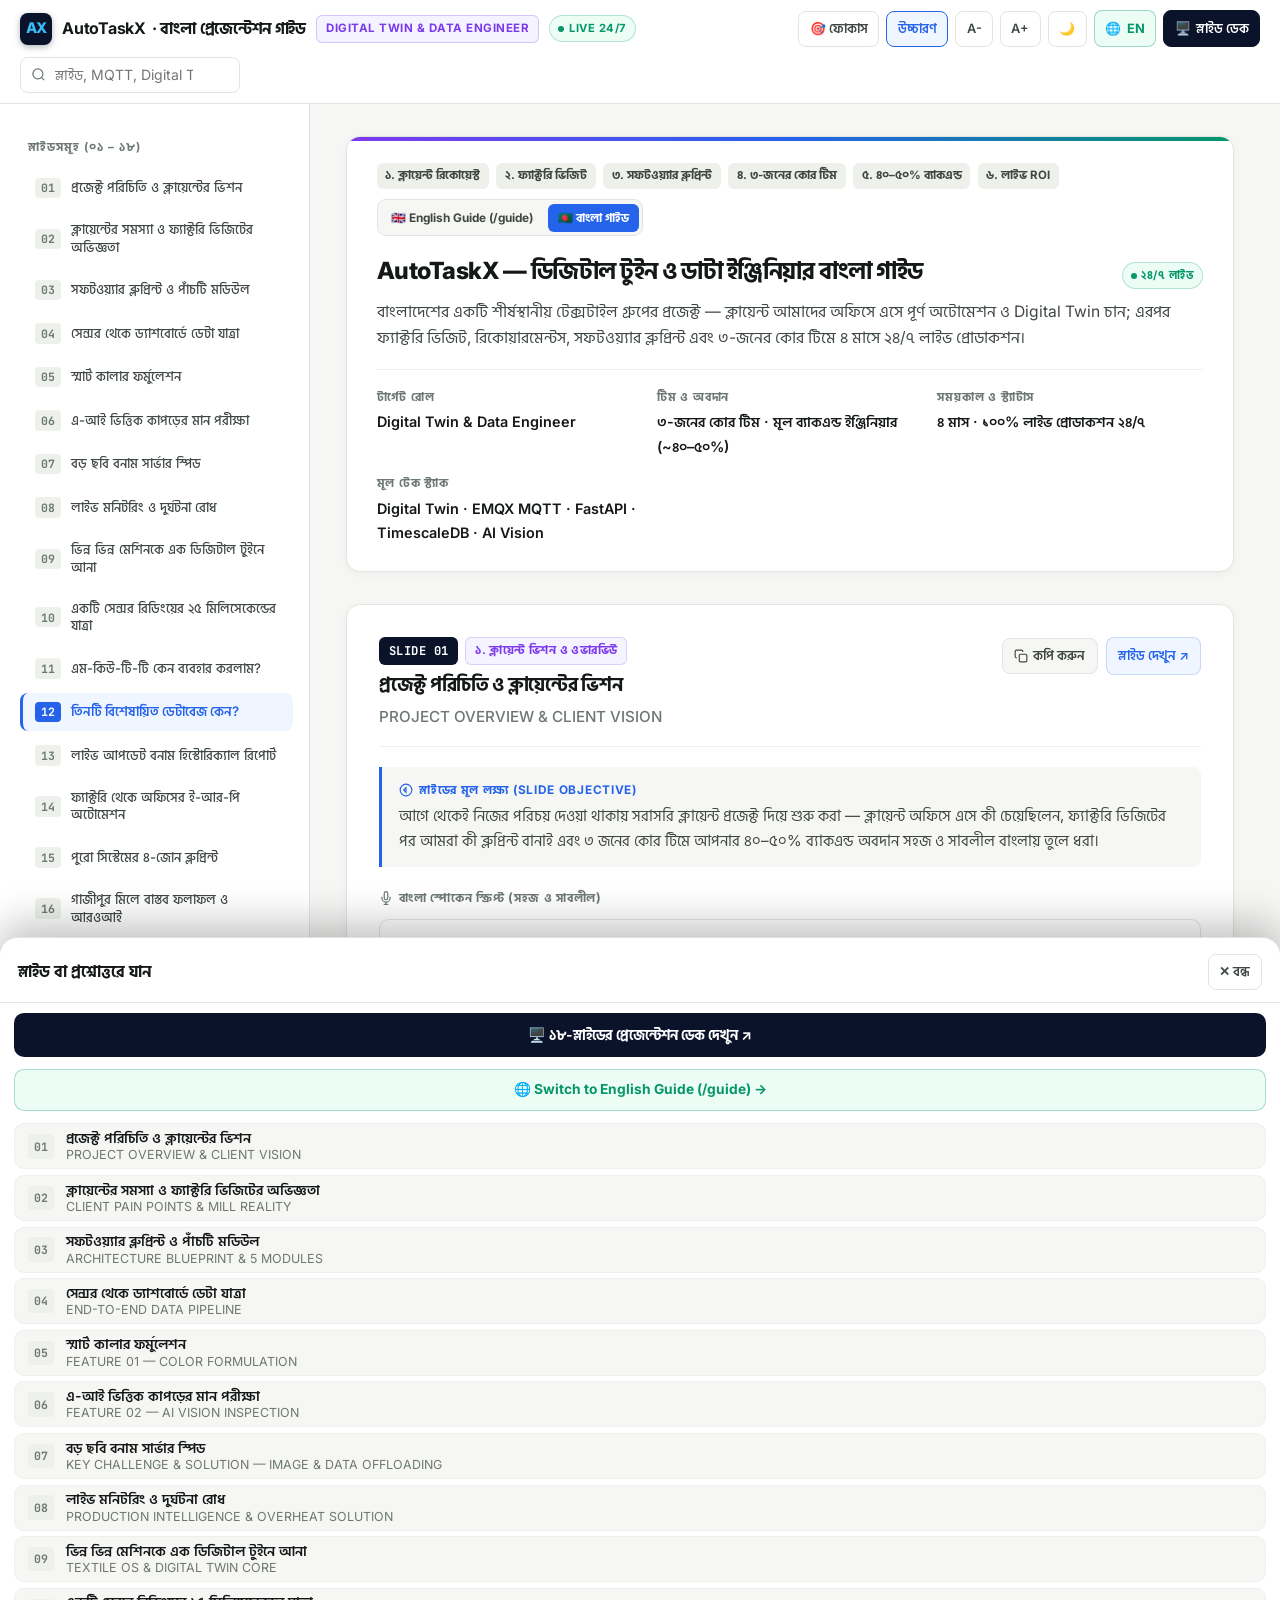
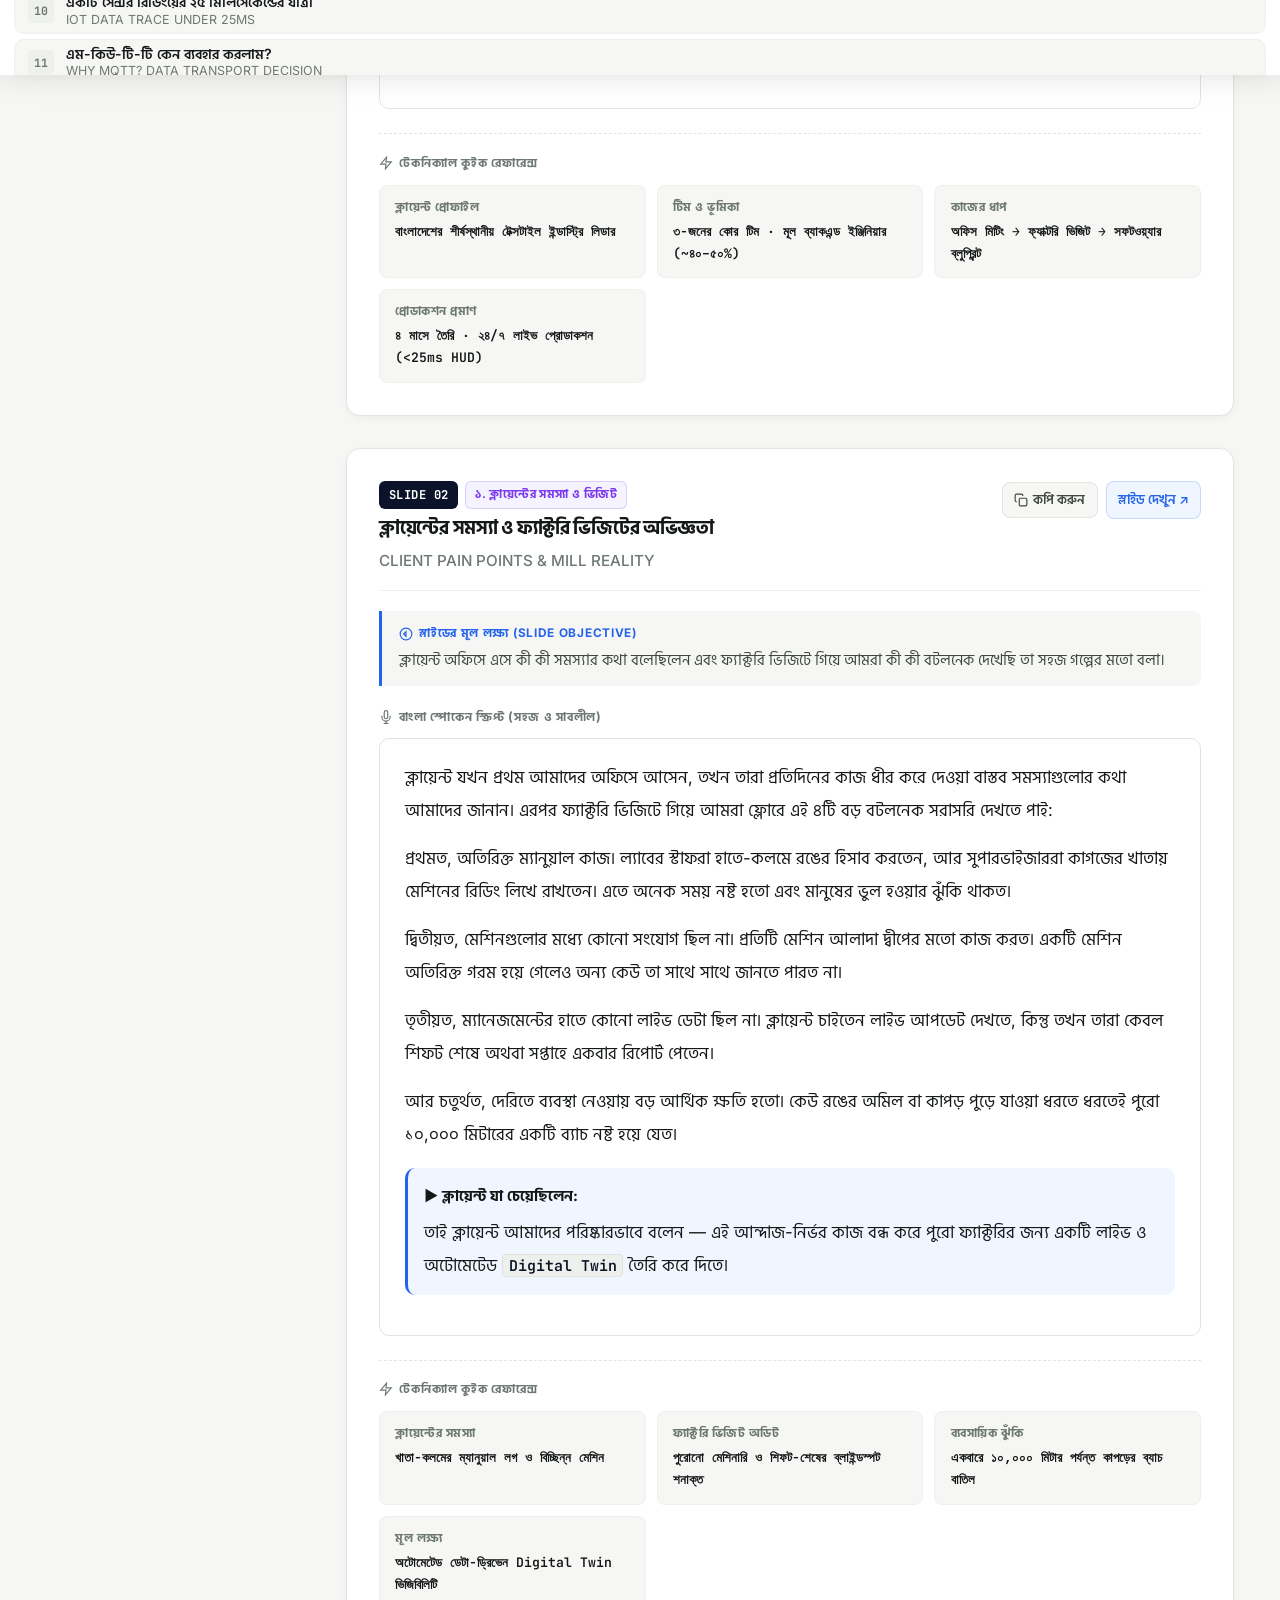
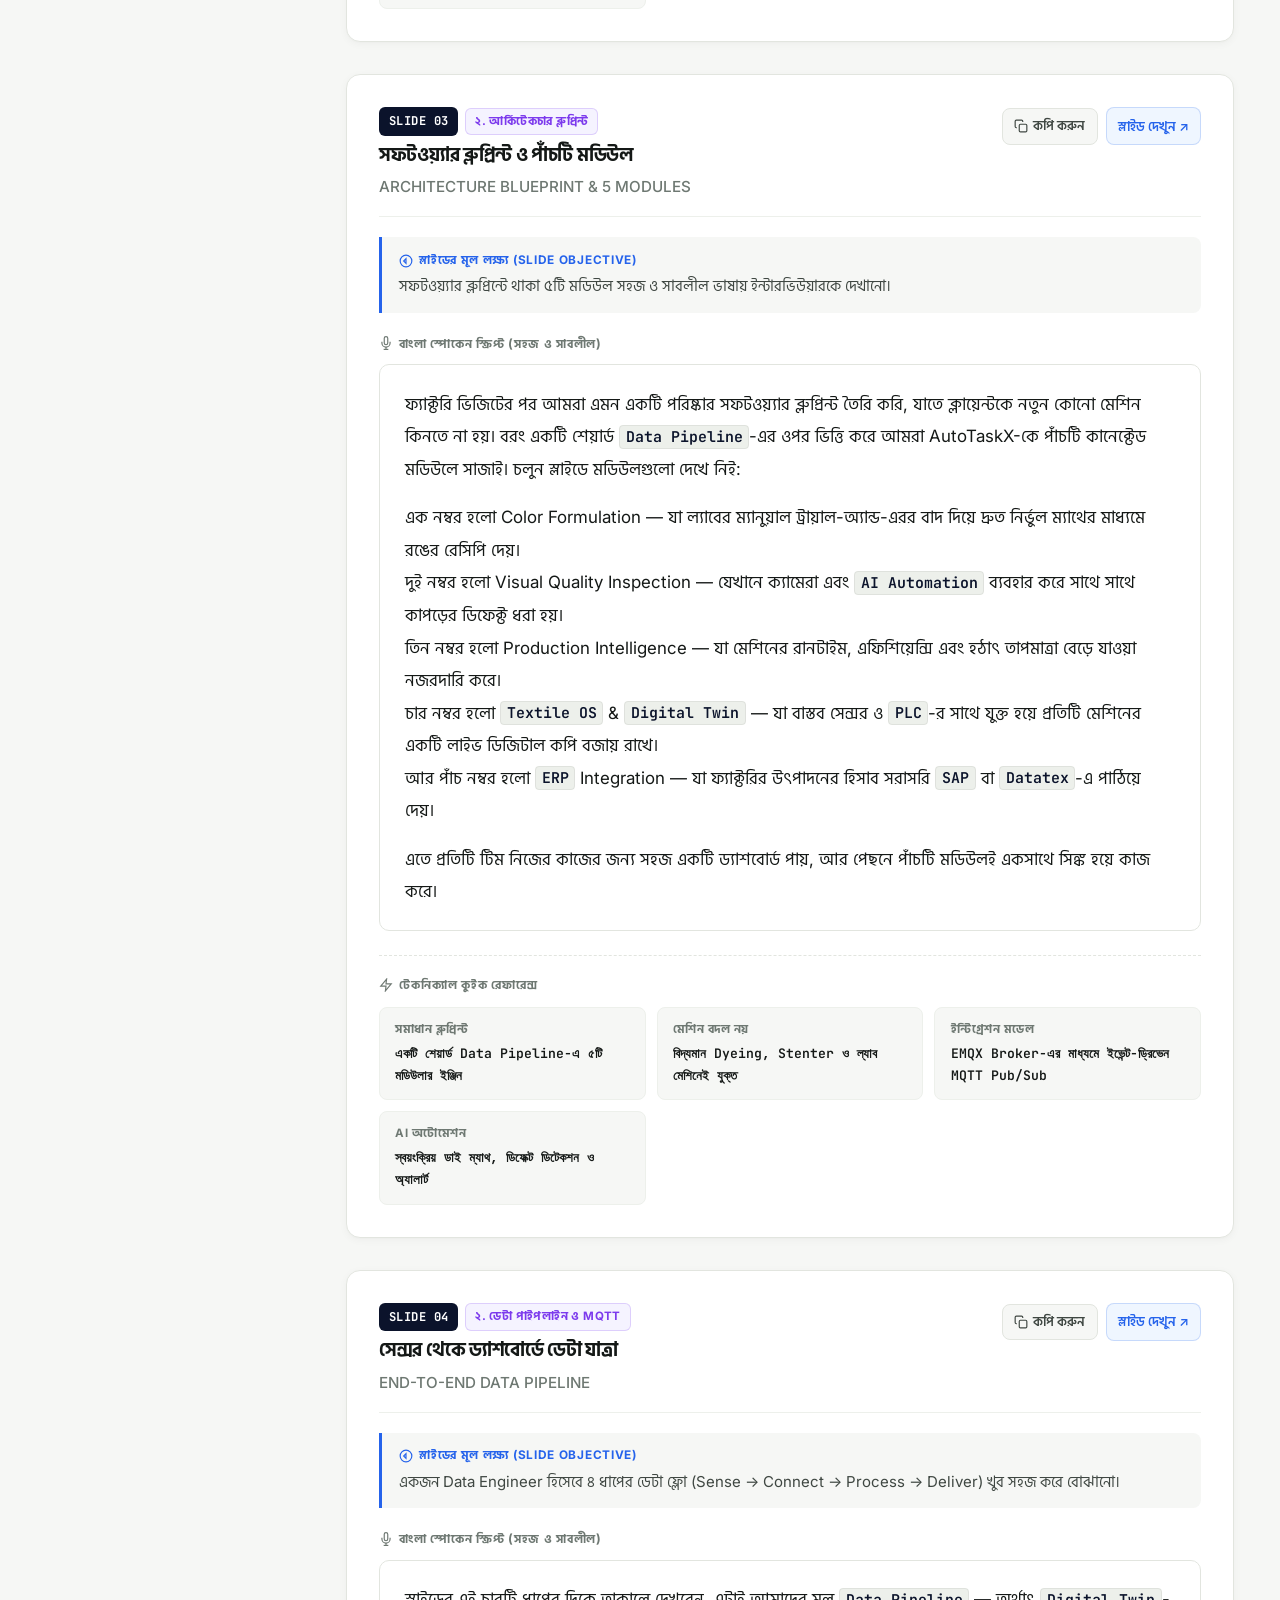
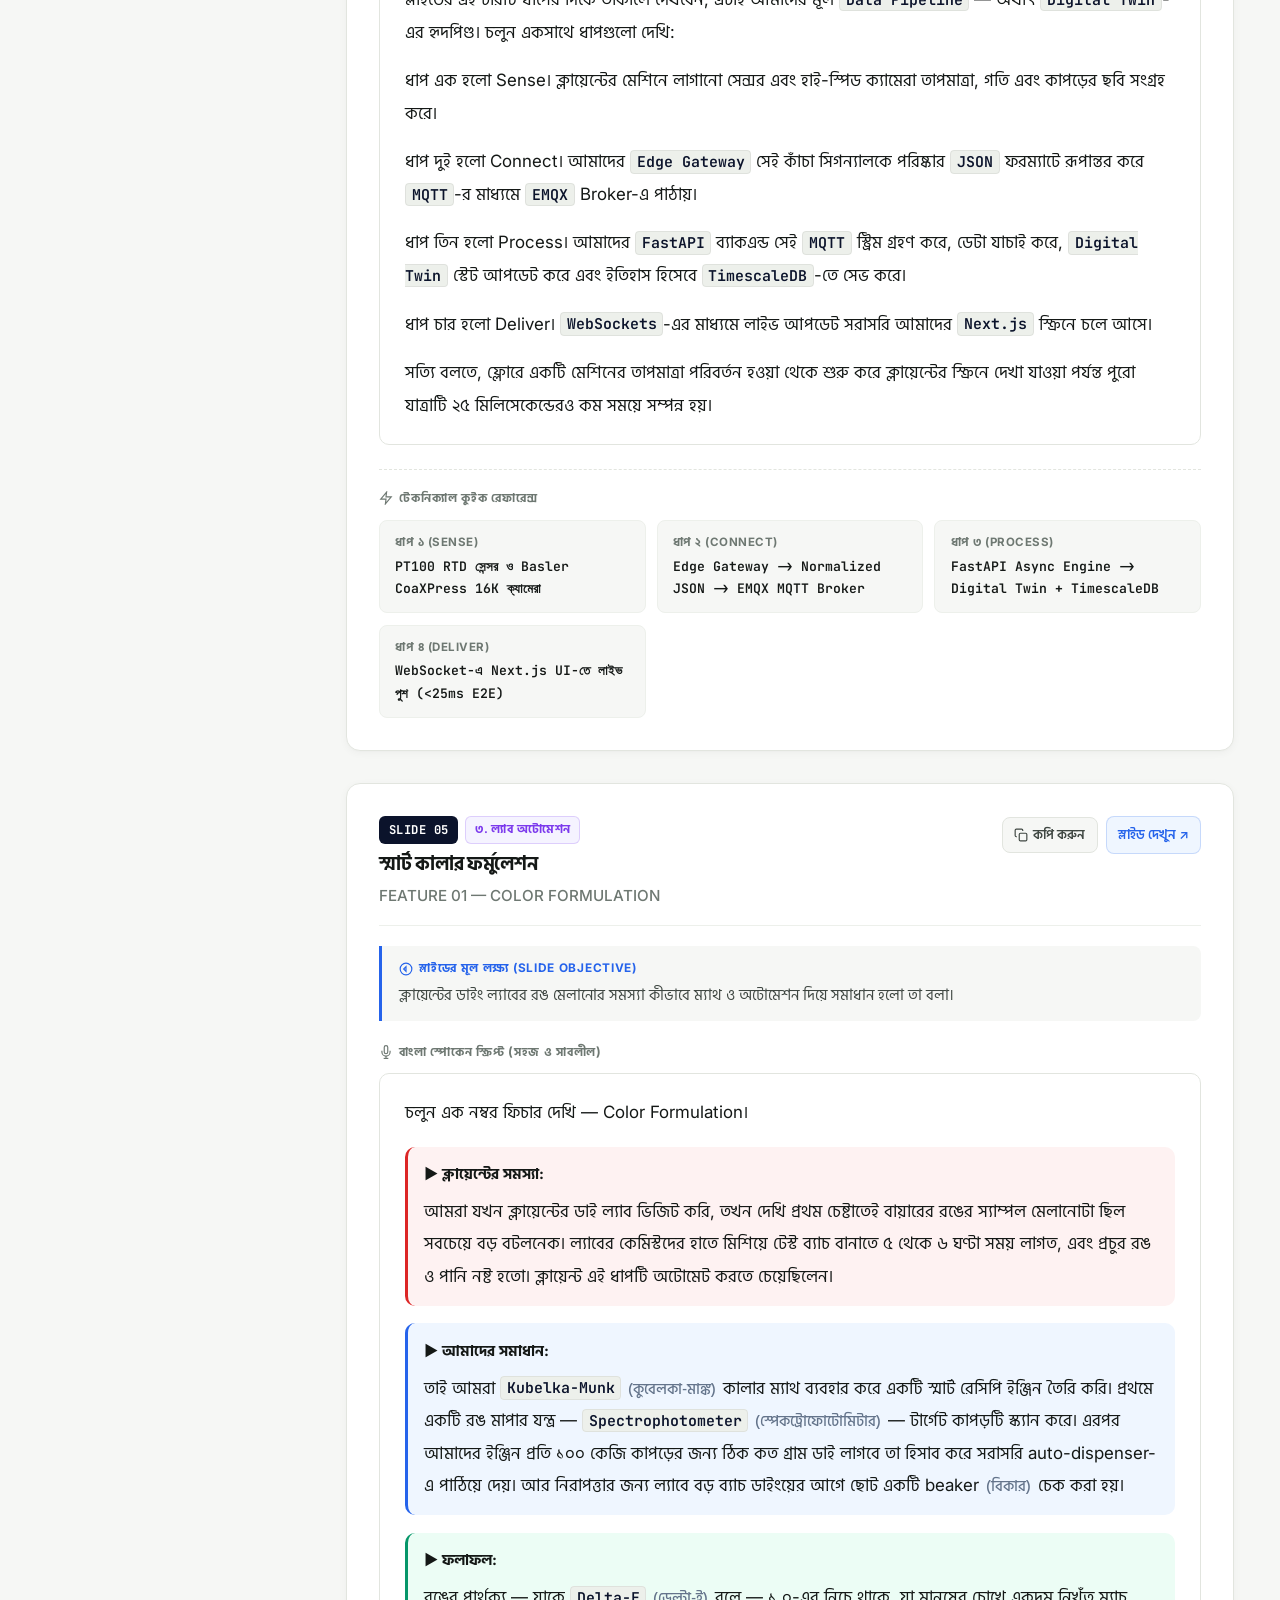
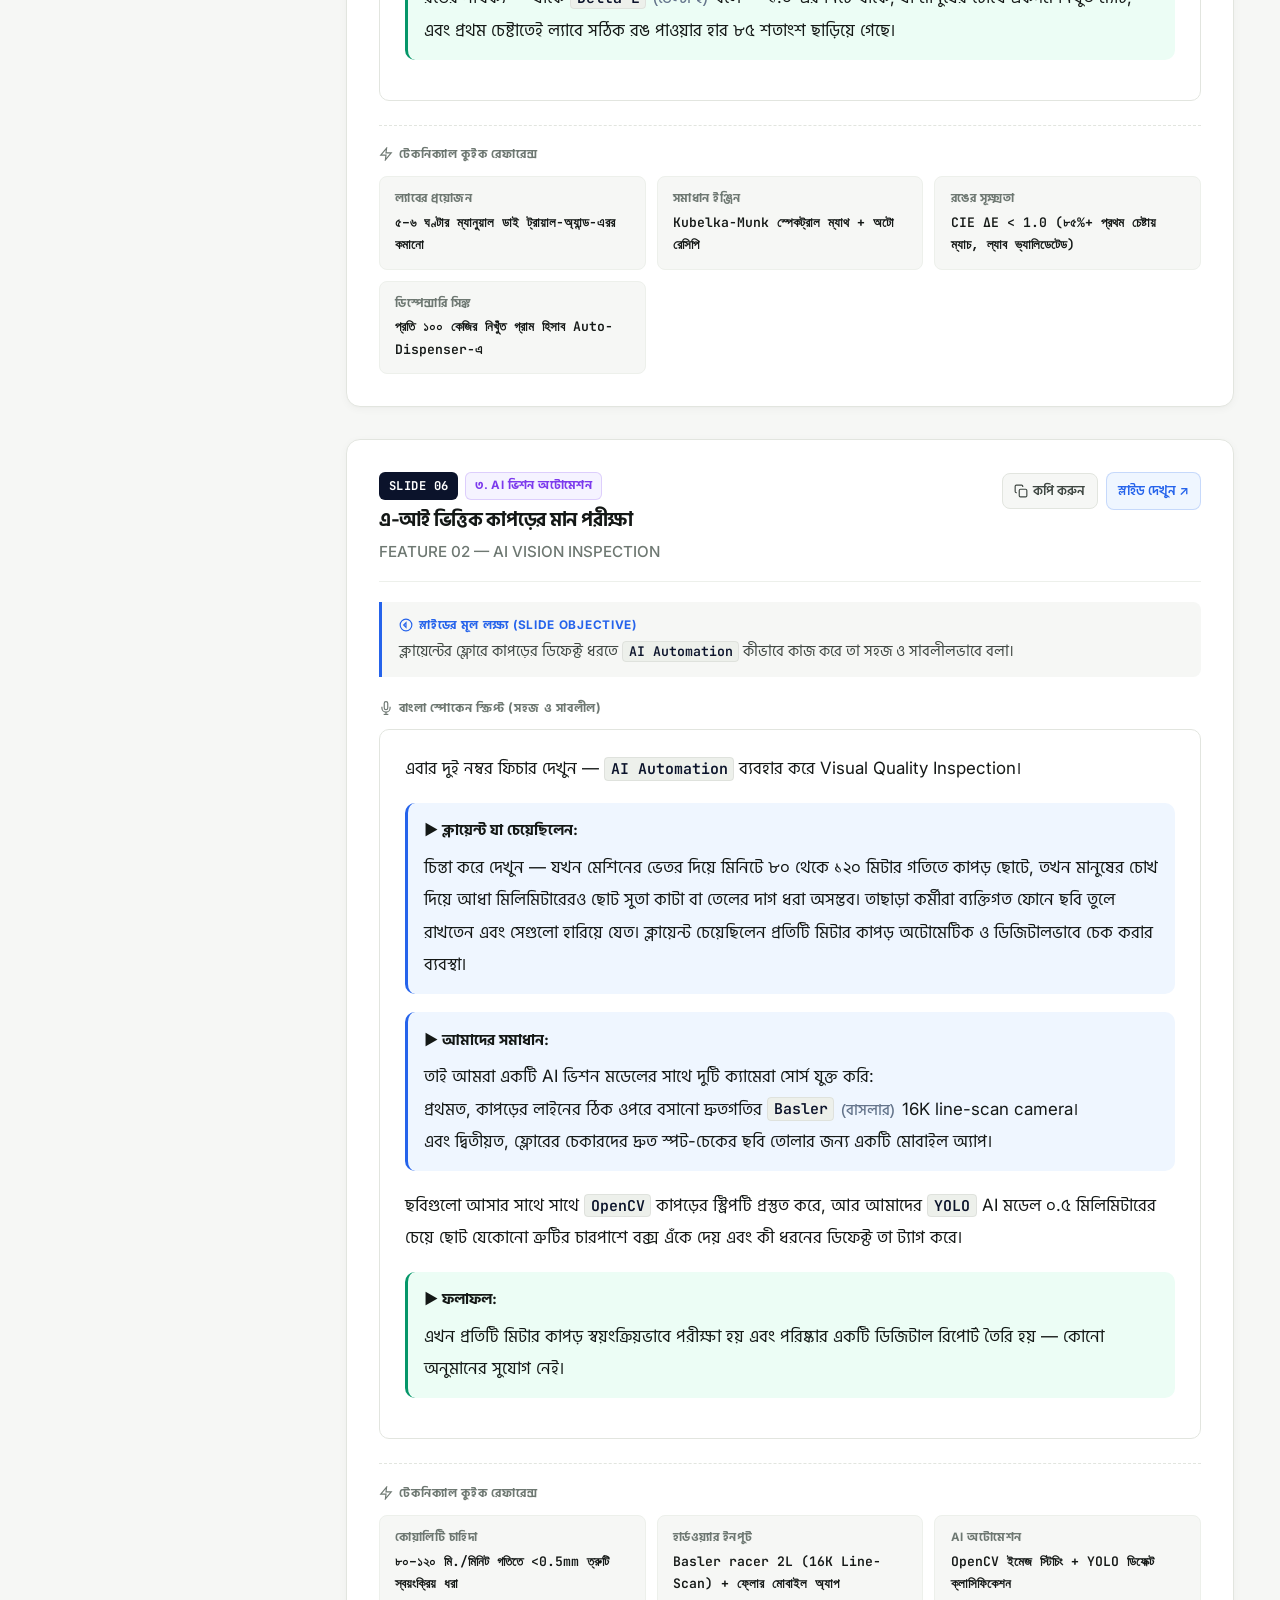
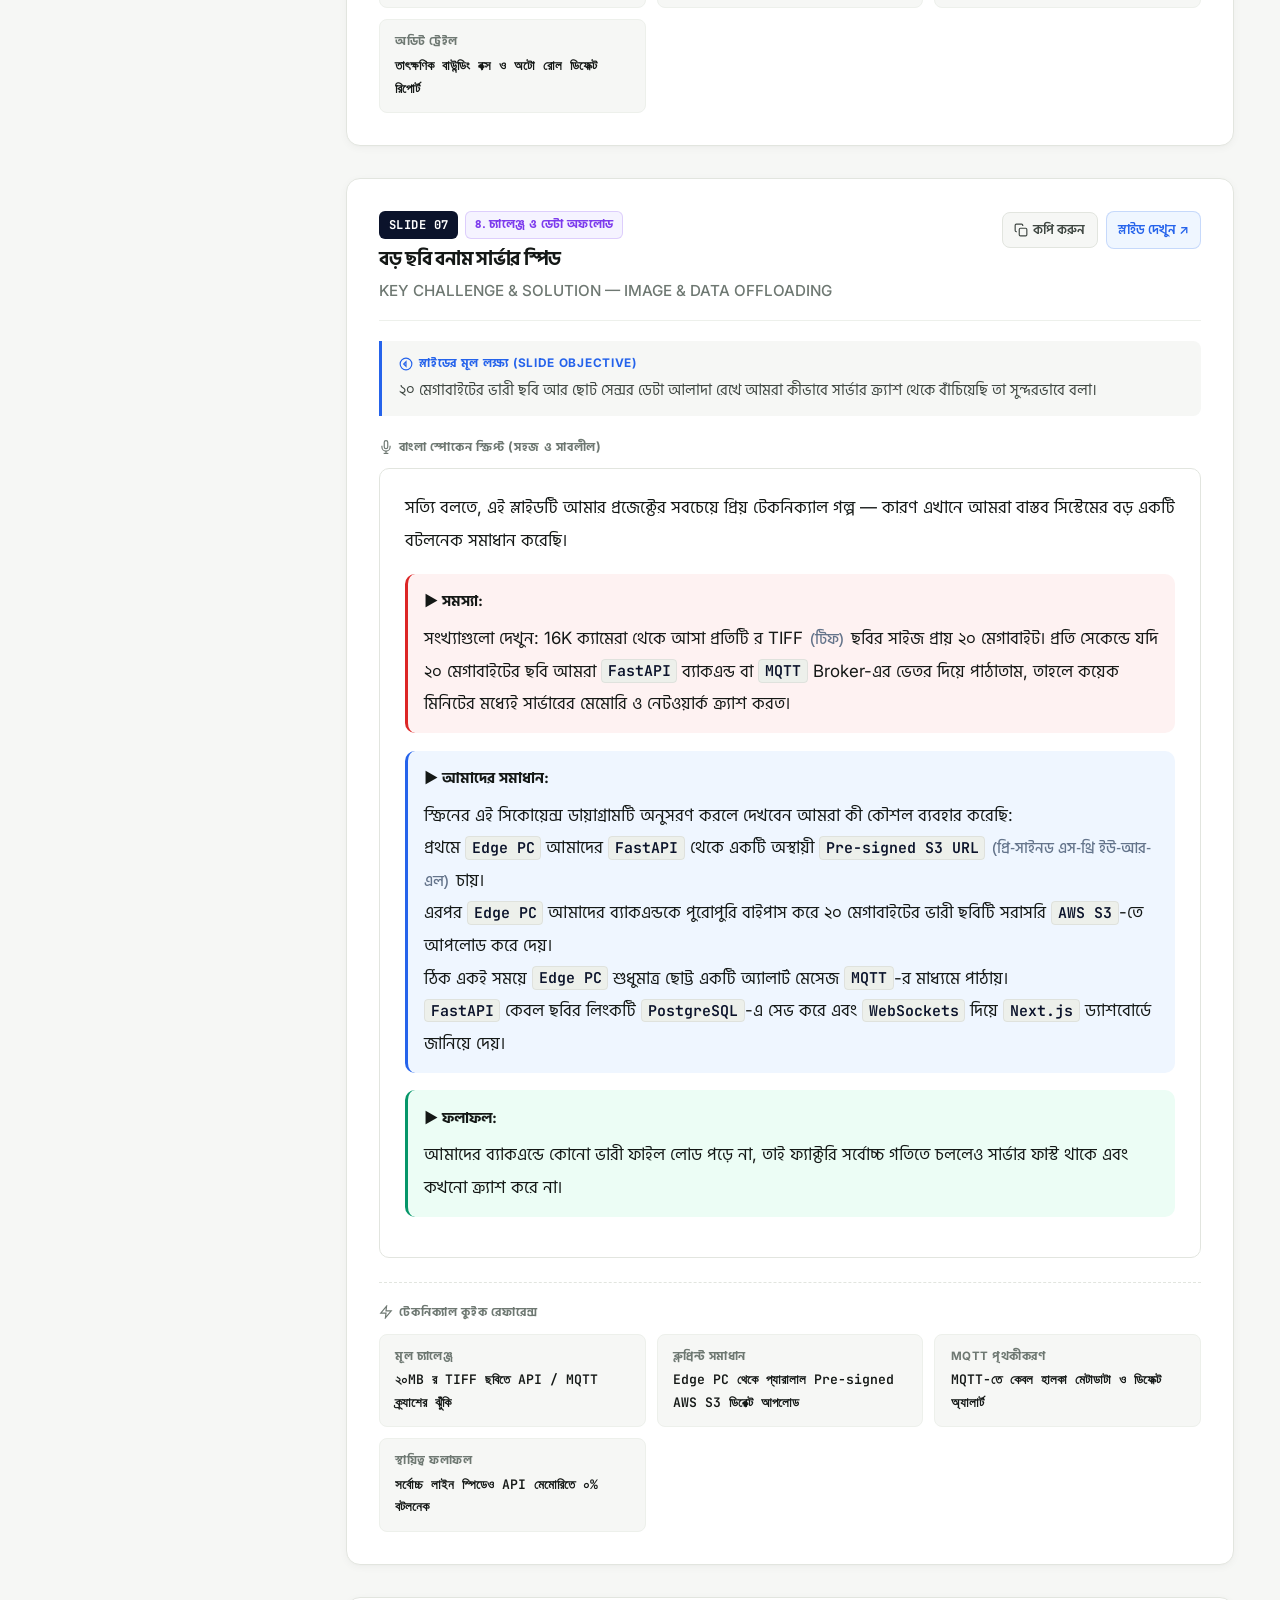
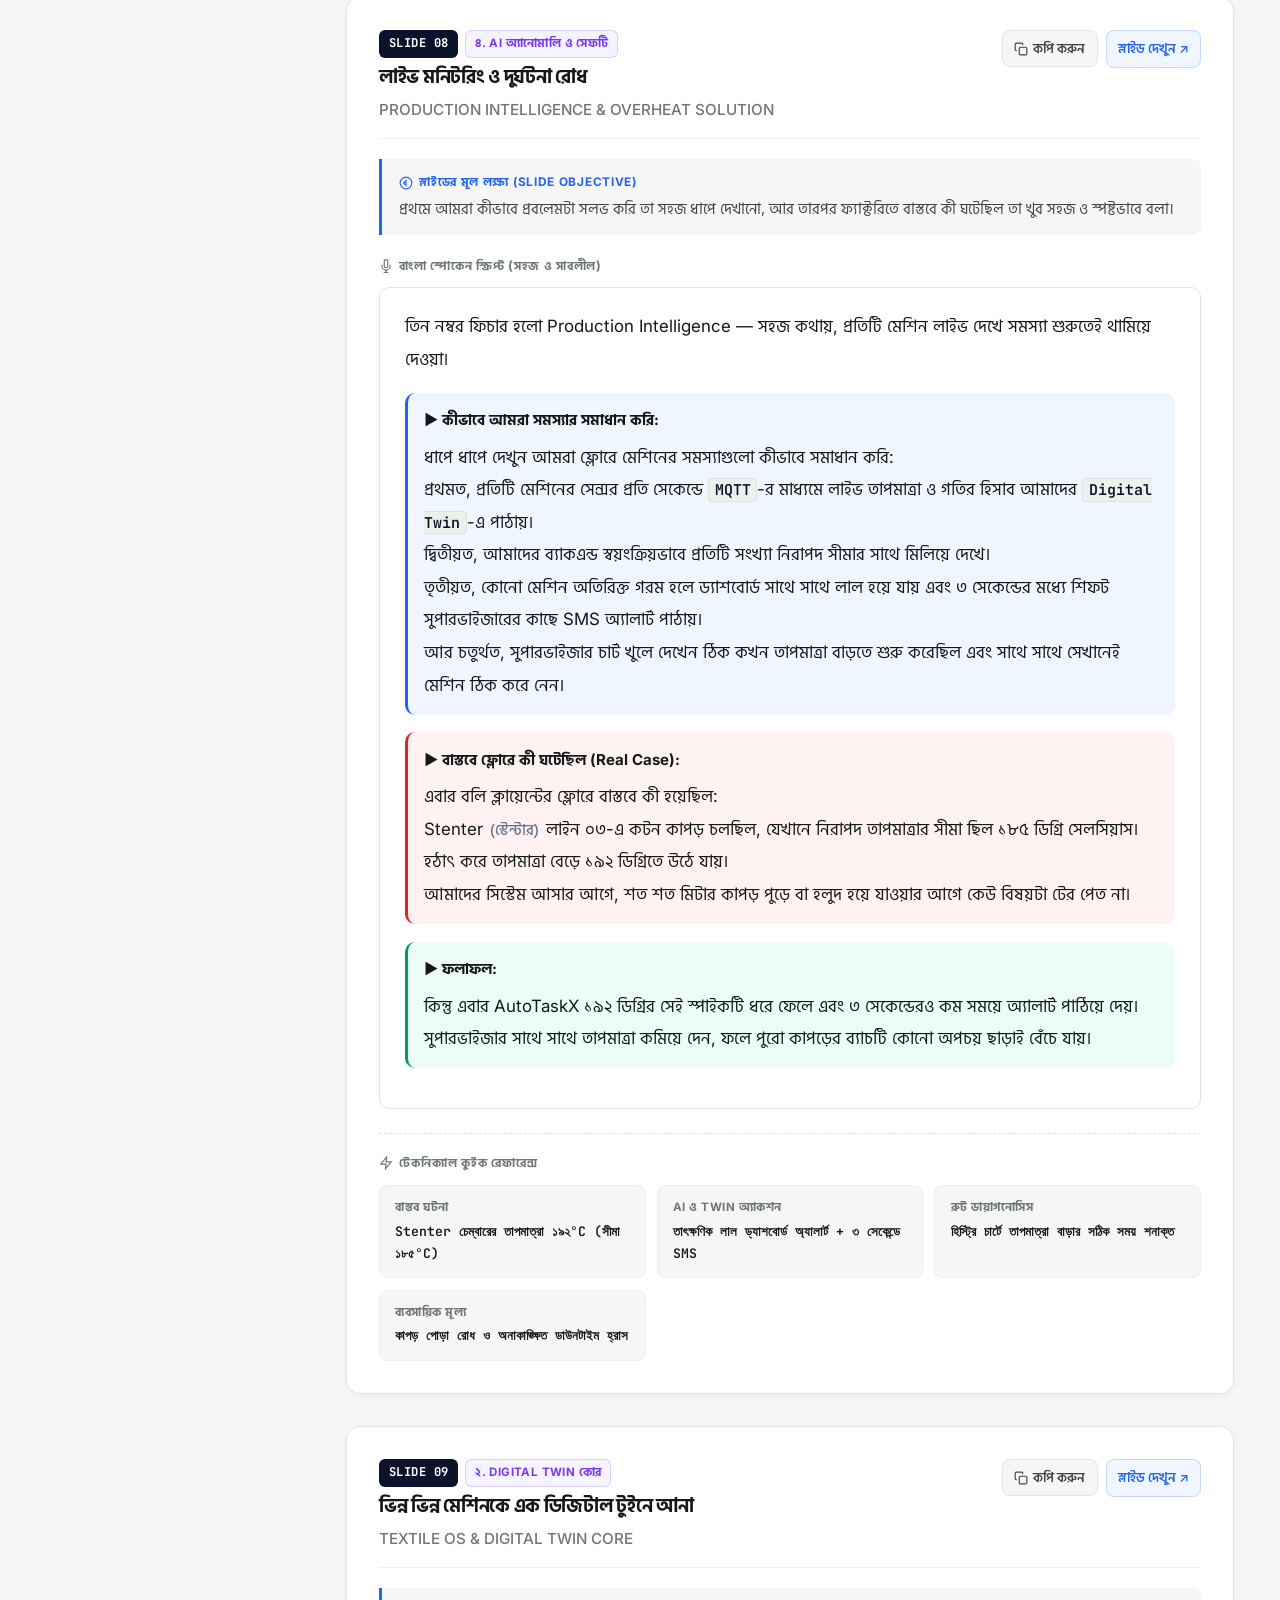
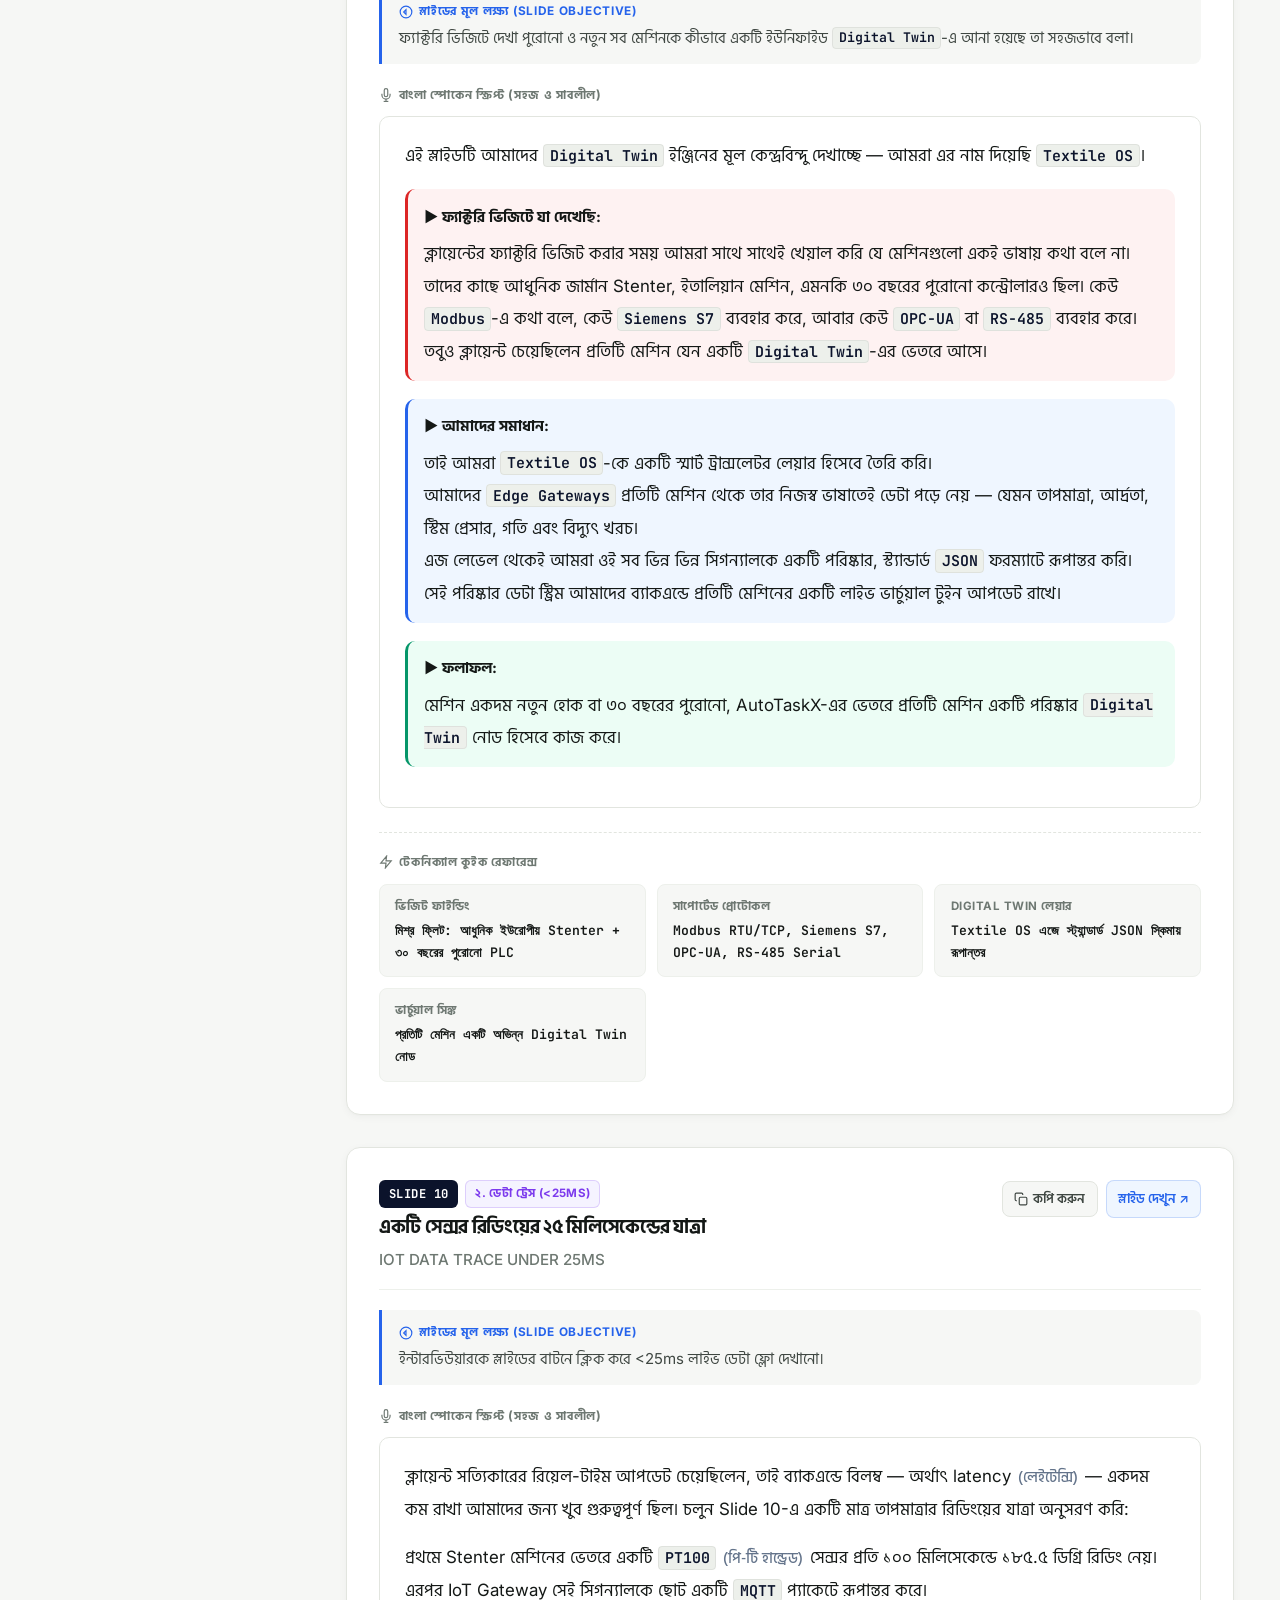
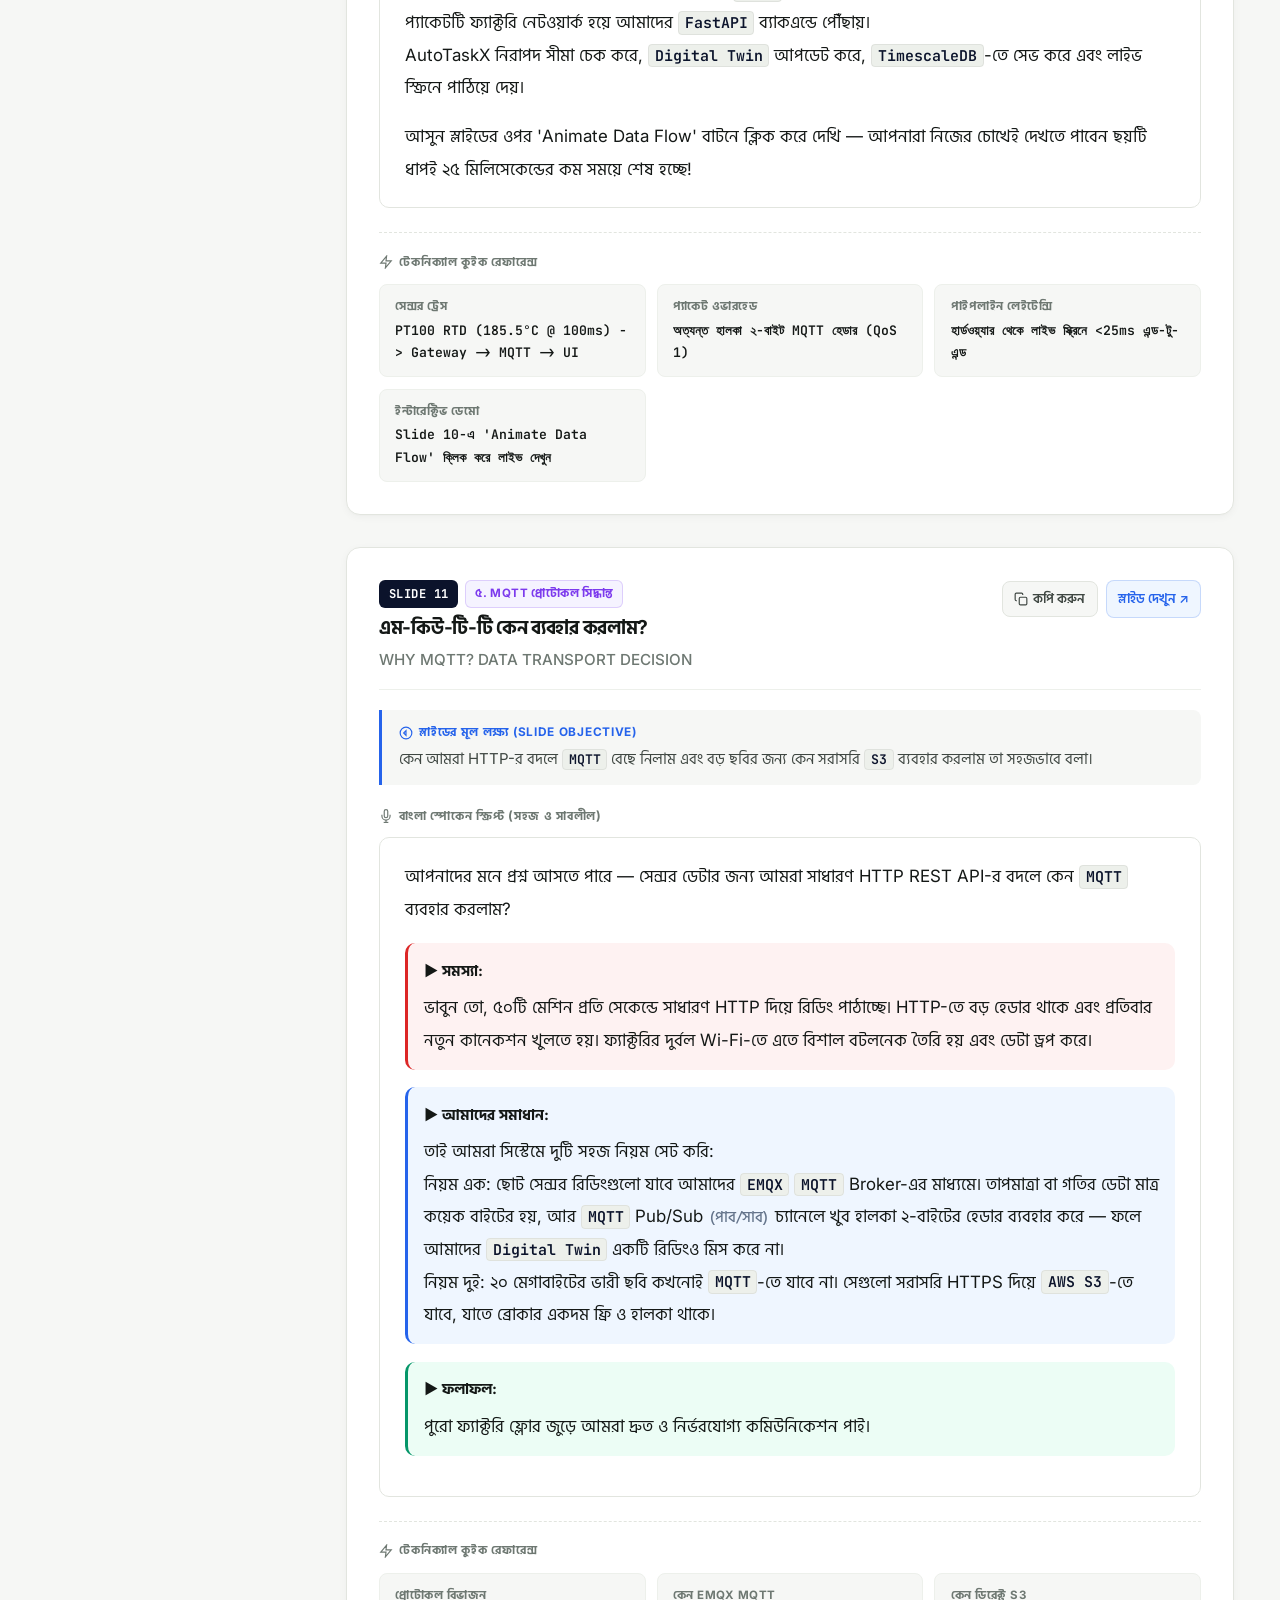
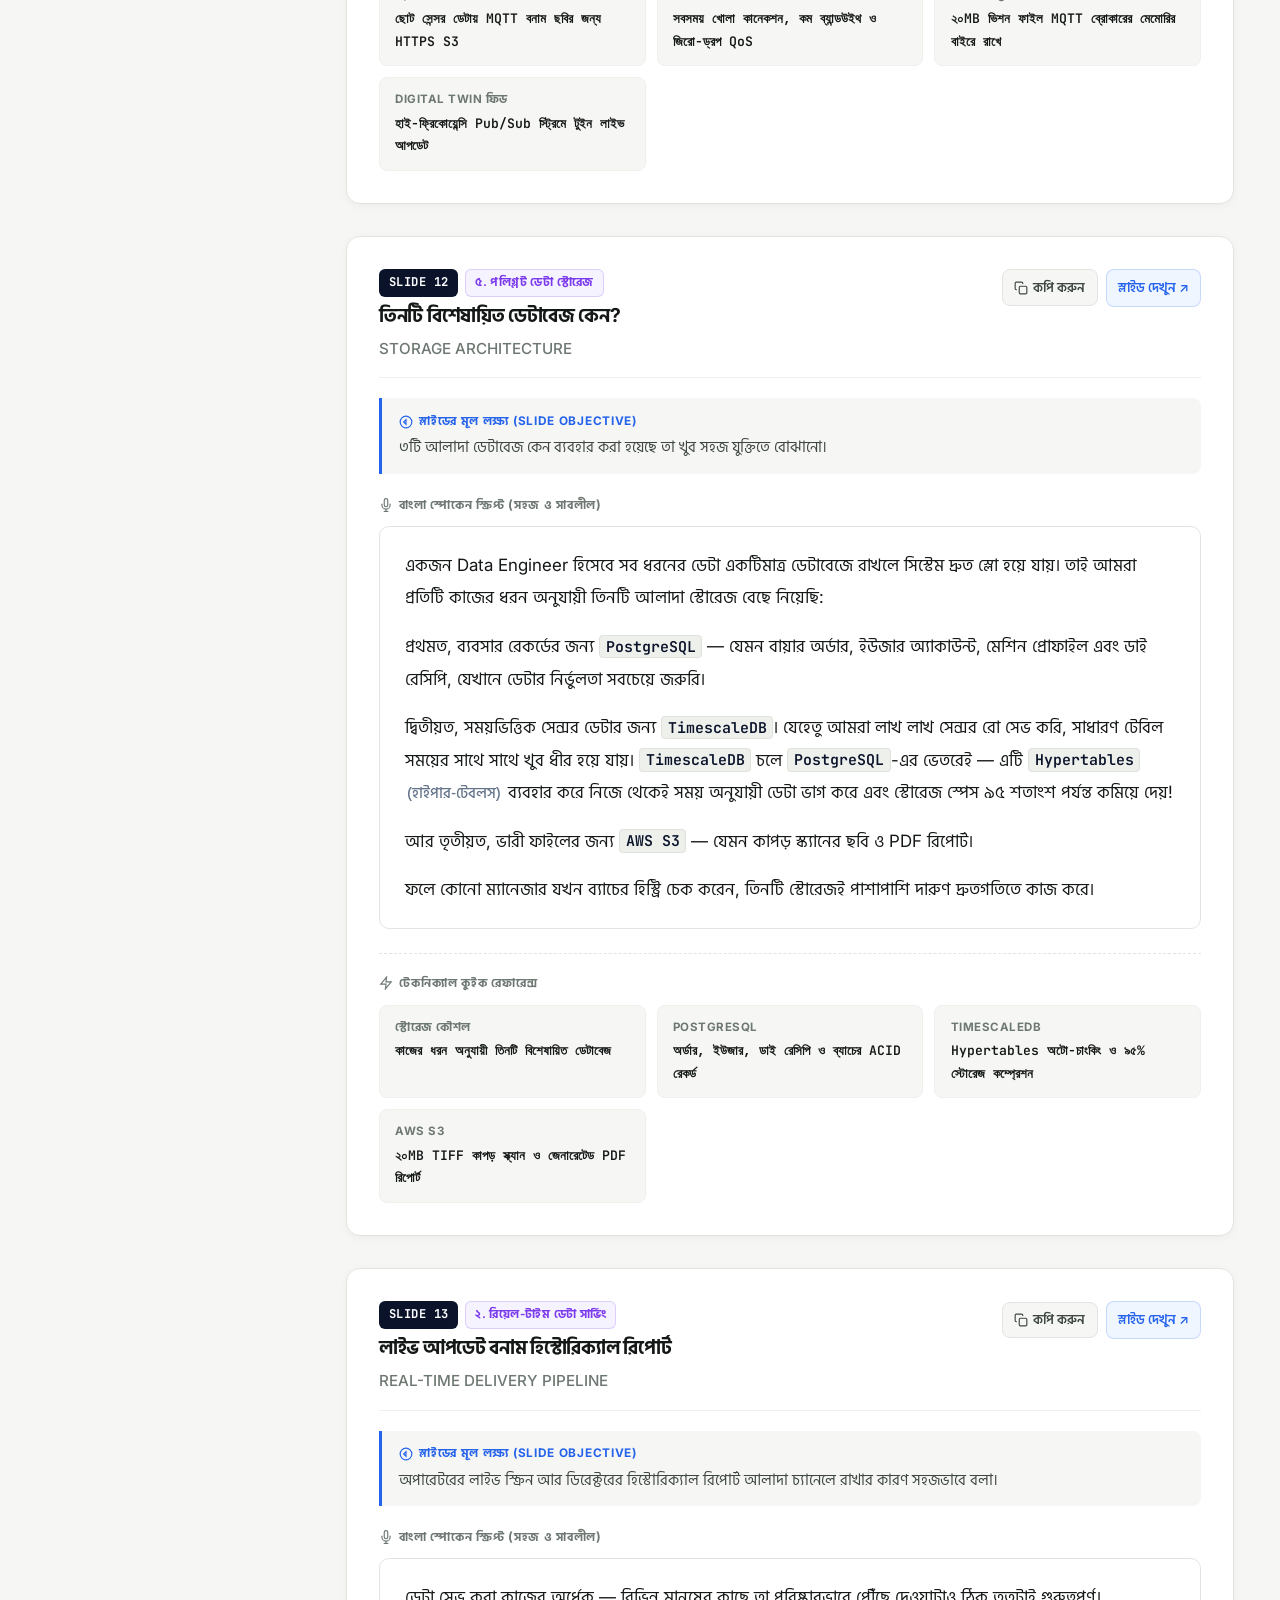
<file: guide-bd.html>
<!DOCTYPE html>
<html lang="bn">
<head>
    <meta charset="UTF-8">
    <meta name="viewport" content="width=device-width, initial-scale=1.0, viewport-fit=cover">
    <title>AutoTaskX — ডিজিটাল টুইন ও ডাটা ইঞ্জিনিয়ার বাংলা প্রেজেন্টেশন গাইড</title>
    <link rel="icon" type="image/svg+xml" href="data:image/svg+xml,%3Csvg xmlns='http://www.w3.org/2000/svg' viewBox='0 0 64 64'%3E%3Crect width='64' height='64' rx='14' fill='%230B132B'/%3E%3Ctext x='50%25' y='54%25' dominant-baseline='middle' text-anchor='middle' font-family='Inter,Arial,sans-serif' font-weight='800' font-size='26' fill='%2338BDF8'%3EAX%3C/text%3E%3C/svg%3E">
    <link rel="preconnect" href="https://fonts.googleapis.com">
    <link rel="preconnect" href="https://fonts.gstatic.com" crossorigin>
    <link href="https://fonts.googleapis.com/css2?family=Hind+Siliguri:wght@400;500;600;700&family=Inter:wght@400;500;600;700;800&family=JetBrains+Mono:wght@400;500;600&display=swap" rel="stylesheet">
    <style>
        :root {
            --bg-body: #F6F7F5;
            --bg-card: #FFFFFF;
            --bg-sidebar: #FFFFFF;
            --bg-header: rgba(255, 255, 255, 0.96);
            --border: #E2E5DF;
            --border-light: #EDF0EB;
            --text-main: #141816;
            --text-secondary: #3F4742;
            --text-muted: #6E7872;
            --pron-text: #64748B;
            --navy-primary: #0B132B;
            --navy-surface: #1C2541;
            --accent-blue: #2563EB;
            --accent-blue-bg: #EFF6FF;
            --accent-green: #059669;
            --accent-green-bg: #ECFDF5;
            --accent-amber: #D97706;
            --accent-amber-bg: #FFFBEB;
            --accent-red: #DC2626;
            --accent-red-bg: #FEF2F2;
            --accent-purple: #7C3AED;
            --accent-purple-bg: #F5F3FF;
            --card-shadow: 0 2px 8px rgba(0, 0, 0, 0.04), 0 1px 2px rgba(0, 0, 0, 0.02);
            --card-hover: 0 8px 24px rgba(0, 0, 0, 0.06);
            --font-ui: 'Inter', 'Hind Siliguri', -apple-system, BlinkMacSystemFont, sans-serif;
            --font-bn: 'Inter', 'Hind Siliguri', sans-serif;
            --font-mono: 'JetBrains Mono', monospace;
            --base-font-size: 16px;
        }

        [data-theme="dark"] {
            --bg-body: #080C14;
            --bg-card: #0F1626;
            --bg-sidebar: #0B1220;
            --bg-header: rgba(11, 18, 32, 0.96);
            --border: #1F2A3F;
            --border-light: #162032;
            --text-main: #F1F5F9;
            --text-secondary: #CBD5E1;
            --text-muted: #94A3B8;
            --pron-text: #94A3B8;
            --navy-primary: #38BDF8;
            --navy-surface: #1E293B;
            --accent-blue: #60A5FA;
            --accent-blue-bg: #172554;
            --accent-green: #34D399;
            --accent-green-bg: #064E3B;
            --accent-amber: #FBBF24;
            --accent-amber-bg: #451A03;
            --accent-red: #F87171;
            --accent-red-bg: #450A0A;
            --accent-purple: #A78BFA;
            --accent-purple-bg: #2E1065;
            --card-shadow: 0 4px 12px rgba(0, 0, 0, 0.35);
            --card-hover: 0 8px 28px rgba(0, 0, 0, 0.45);
        }

        * {
            box-sizing: border-box;
            margin: 0;
            padding: 0;
            -webkit-tap-highlight-color: transparent;
        }

        html {
            font-size: 16px;
            scroll-behavior: smooth;
        }

        body {
            background-color: var(--bg-body);
            color: var(--text-main);
            font-family: var(--font-ui);
            line-height: 1.7;
            -webkit-font-smoothing: antialiased;
            overflow-x: hidden;
            transition: background-color 0.25s ease, color 0.25s ease;
        }

        body.drawer-open {
            overflow: hidden;
        }

        /* Header Bar */
        .site-header {
            position: sticky;
            top: 0;
            z-index: 100;
            background: var(--bg-header);
            backdrop-filter: blur(12px);
            -webkit-backdrop-filter: blur(12px);
            border-bottom: 1px solid var(--border);
            padding: 0.65rem 1.25rem;
            display: flex;
            flex-wrap: wrap;
            align-items: center;
            justify-content: space-between;
            gap: 0.6rem 1rem;
        }

        .header-top-row {
            display: flex;
            align-items: center;
            justify-content: space-between;
            gap: 0.75rem;
            flex: 1 1 auto;
            min-width: 0;
        }

        .brand-area {
            display: flex;
            align-items: center;
            gap: 0.65rem;
            min-width: 0;
        }

        .brand-logo {
            width: 32px;
            height: 32px;
            flex-shrink: 0;
            background: #0B132B;
            color: #38BDF8;
            border-radius: 8px;
            display: flex;
            align-items: center;
            justify-content: center;
            font-family: var(--font-ui);
            font-weight: 800;
            font-size: 0.92rem;
            letter-spacing: -0.5px;
            box-shadow: 0 2px 6px rgba(11, 19, 43, 0.3);
        }

        .brand-text h1 {
            font-family: var(--font-ui);
            font-size: 1rem;
            font-weight: 700;
            letter-spacing: -0.3px;
            color: var(--text-main);
            display: flex;
            align-items: center;
            gap: 0.4rem;
            white-space: nowrap;
        }

        .badge-role {
            background: var(--accent-purple-bg);
            color: var(--accent-purple);
            font-size: 0.72rem;
            font-family: var(--font-ui);
            font-weight: 700;
            padding: 0.2rem 0.55rem;
            border-radius: 6px;
            border: 1px solid rgba(124, 58, 237, 0.25);
            text-transform: uppercase;
            letter-spacing: 0.5px;
            white-space: nowrap;
        }

        .badge-live {
            background: var(--accent-green-bg);
            color: var(--accent-green);
            font-size: 0.7rem;
            font-family: var(--font-ui);
            font-weight: 700;
            padding: 0.2rem 0.5rem;
            border-radius: 9999px;
            display: inline-flex;
            align-items: center;
            gap: 0.3rem;
            border: 1px solid rgba(5, 150, 105, 0.25);
            text-transform: uppercase;
            letter-spacing: 0.5px;
            white-space: nowrap;
        }

        .badge-live::before {
            content: "";
            width: 6px;
            height: 6px;
            border-radius: 50%;
            background: var(--accent-green);
            animation: pulse 2s infinite;
        }

        @keyframes pulse {
            0%, 100% { opacity: 1; transform: scale(1); }
            50% { opacity: 0.4; transform: scale(0.85); }
        }

        .header-controls {
            display: flex;
            align-items: center;
            gap: 0.45rem;
            flex-wrap: wrap;
        }

        .search-box {
            position: relative;
            display: flex;
            align-items: center;
        }

        .search-box input {
            background: var(--bg-card);
            border: 1px solid var(--border);
            color: var(--text-main);
            font-family: var(--font-ui);
            font-size: 0.88rem;
            padding: 0.48rem 2rem 0.48rem 2.1rem;
            border-radius: 8px;
            width: 220px;
            min-height: 36px;
            transition: all 0.2s ease;
        }

        .search-box input:focus {
            outline: none;
            border-color: var(--accent-blue);
            width: 260px;
            box-shadow: 0 0 0 3px rgba(37, 99, 235, 0.15);
        }

        .search-icon {
            position: absolute;
            left: 0.7rem;
            width: 15px;
            height: 15px;
            fill: none;
            stroke: var(--text-muted);
            stroke-width: 2;
            pointer-events: none;
        }

        .search-clear {
            position: absolute;
            right: 0.45rem;
            background: transparent;
            border: none;
            color: var(--text-muted);
            font-size: 0.85rem;
            cursor: pointer;
            padding: 0.2rem 0.35rem;
            display: none;
        }

        .search-clear.visible {
            display: inline-flex;
        }

        .btn-ctrl {
            background: var(--bg-card);
            border: 1px solid var(--border);
            color: var(--text-secondary);
            font-family: var(--font-ui);
            font-size: 0.8rem;
            font-weight: 600;
            padding: 0.4rem 0.65rem;
            min-height: 36px;
            border-radius: 8px;
            cursor: pointer;
            display: inline-flex;
            align-items: center;
            justify-content: center;
            gap: 0.32rem;
            transition: all 0.15s ease;
            text-decoration: none;
            white-space: nowrap;
        }

        .btn-ctrl:hover {
            background: var(--border-light);
            color: var(--text-main);
            border-color: var(--text-muted);
        }

        .btn-ctrl.active-state {
            background: var(--accent-blue-bg);
            color: var(--accent-blue);
            border-color: var(--accent-blue);
        }

        .btn-lang {
            background: var(--accent-green-bg);
            color: var(--accent-green);
            border-color: rgba(5, 150, 105, 0.35);
            font-weight: 700;
        }

        .btn-lang:hover {
            background: var(--accent-green);
            color: #FFFFFF;
            border-color: var(--accent-green);
        }

        .btn-deck {
            background: #0B132B;
            color: #FFFFFF;
            border-color: #0B132B;
        }

        .btn-deck:hover {
            background: #1C2541;
            color: #FFFFFF;
        }

        .mobile-only {
            display: none;
        }

        /* App Layout */
        .app-container {
            display: flex;
            max-width: 1540px;
            margin: 0 auto;
            position: relative;
        }

        /* Sidebar */
        .sidebar {
            width: 310px;
            flex-shrink: 0;
            position: sticky;
            top: 58px;
            height: calc(100vh - 58px);
            overflow-y: auto;
            padding: 1.25rem 1rem 3rem 1.25rem;
            border-right: 1px solid var(--border);
            background: var(--bg-sidebar);
            display: flex;
            flex-direction: column;
            gap: 0.35rem;
        }

        .sidebar-heading {
            font-family: var(--font-ui);
            font-size: 0.72rem;
            font-weight: 700;
            text-transform: uppercase;
            letter-spacing: 1px;
            color: var(--text-muted);
            margin: 0.85rem 0.5rem 0.4rem 0.5rem;
        }

        .nav-item {
            display: flex;
            align-items: center;
            gap: 0.65rem;
            padding: 0.55rem 0.75rem;
            border-radius: 8px;
            color: var(--text-secondary);
            text-decoration: none;
            font-family: var(--font-ui);
            font-size: 0.82rem;
            font-weight: 500;
            transition: all 0.15s ease;
            line-height: 1.35;
            border-left: 3px solid transparent;
        }

        .nav-item:hover {
            background: var(--border-light);
            color: var(--text-main);
        }

        .nav-item.active {
            background: var(--accent-blue-bg);
            color: var(--accent-blue);
            font-weight: 600;
            border-left-color: var(--accent-blue);
        }

        .nav-num {
            font-family: var(--font-mono);
            font-size: 0.72rem;
            font-weight: 700;
            background: var(--border-light);
            padding: 0.15rem 0.35rem;
            border-radius: 4px;
            color: var(--text-muted);
            min-width: 26px;
            text-align: center;
            flex-shrink: 0;
        }

        .nav-item.active .nav-num {
            background: var(--accent-blue);
            color: #FFFFFF;
        }

        /* Mobile Slide Jump Drawer */
        .drawer-backdrop {
            position: fixed;
            inset: 0;
            background: rgba(8, 12, 20, 0.58);
            backdrop-filter: blur(4px);
            z-index: 250;
            opacity: 0;
            pointer-events: none;
            transition: opacity 0.2s ease;
        }

        .drawer-backdrop.open {
            opacity: 1;
            pointer-events: auto;
        }

        .mobile-drawer {
            position: fixed;
            left: 0;
            right: 0;
            bottom: 0;
            max-height: 82vh;
            background: var(--bg-card);
            border-top: 1px solid var(--border);
            border-radius: 18px 18px 0 0;
            box-shadow: 0 -12px 40px rgba(0, 0, 0, 0.25);
            z-index: 260;
            transform: translateY(105%);
            transition: transform 0.25s cubic-bezier(0.16, 1, 0.3, 1);
            display: flex;
            flex-direction: column;
            padding-bottom: env(safe-area-inset-bottom);
        }

        .mobile-drawer.open {
            transform: translateY(0);
        }

        .mobile-drawer-header {
            display: flex;
            align-items: center;
            justify-content: space-between;
            padding: 1rem 1.15rem 0.75rem;
            border-bottom: 1px solid var(--border);
        }

        .mobile-drawer-header h3 {
            font-size: 0.98rem;
            font-weight: 700;
            color: var(--text-main);
        }

        .mobile-drawer-list {
            overflow-y: auto;
            padding: 0.65rem 0.85rem 1.25rem;
            display: flex;
            flex-direction: column;
            gap: 0.35rem;
        }

        .mobile-drawer-item {
            display: flex;
            align-items: center;
            gap: 0.75rem;
            padding: 0.72rem 0.85rem;
            border-radius: 10px;
            text-decoration: none;
            color: var(--text-main);
            background: var(--bg-body);
            border: 1px solid var(--border-light);
            min-height: 46px;
        }

        .mobile-drawer-item.active {
            background: var(--accent-blue-bg);
            border-color: var(--accent-blue);
            color: var(--accent-blue);
        }

        .mobile-drawer-deck {
            display: flex;
            align-items: center;
            justify-content: center;
            gap: 0.5rem;
            padding: 0.75rem 0.9rem;
            border-radius: 10px;
            text-decoration: none;
            font-family: var(--font-ui);
            font-size: 0.88rem;
            font-weight: 700;
            background: #0B132B;
            color: #FFFFFF;
            margin-bottom: 0.35rem;
            min-height: 44px;
        }

        .mobile-drawer-lang {
            display: flex;
            align-items: center;
            justify-content: center;
            gap: 0.5rem;
            padding: 0.7rem 0.9rem;
            border-radius: 10px;
            text-decoration: none;
            font-family: var(--font-ui);
            font-size: 0.86rem;
            font-weight: 700;
            background: var(--accent-green-bg);
            color: var(--accent-green);
            border: 1px solid rgba(5, 150, 105, 0.3);
            margin-bottom: 0.45rem;
            min-height: 42px;
        }

        .mobile-drawer-titles {
            display: flex;
            flex-direction: column;
            min-width: 0;
        }

        .mobile-drawer-en {
            font-size: 0.88rem;
            font-weight: 600;
            line-height: 1.3;
        }

        .mobile-drawer-bn {
            font-size: 0.78rem;
            color: var(--text-muted);
            line-height: 1.3;
        }

        /* Main Content Container */
        .content-area {
            flex: 1;
            min-width: 0;
            padding: 2rem 2.25rem 6rem 2.25rem;
            max-width: 960px;
        }

        /* Project Metadata Hero Card */
        .project-hero {
            background: var(--bg-card);
            border: 1px solid var(--border);
            border-radius: 14px;
            padding: 1.6rem 1.85rem;
            margin-bottom: 2rem;
            box-shadow: var(--card-shadow);
            position: relative;
            overflow: hidden;
        }

        .project-hero::before {
            content: "";
            position: absolute;
            top: 0;
            left: 0;
            right: 0;
            height: 4px;
            background: linear-gradient(90deg, #7C3AED, #2563EB, #059669);
        }

        .hero-top-strip {
            display: flex;
            align-items: center;
            justify-content: space-between;
            flex-wrap: wrap;
            gap: 0.65rem;
            margin-bottom: 0.9rem;
        }

        .interview-pillars-bar {
            display: flex;
            align-items: center;
            gap: 0.45rem;
            flex-wrap: wrap;
        }

        .pillar-pill {
            font-family: var(--font-ui);
            font-size: 0.72rem;
            font-weight: 700;
            padding: 0.22rem 0.55rem;
            border-radius: 6px;
            background: var(--border-light);
            color: var(--text-secondary);
        }

        .lang-switch-bar {
            display: inline-flex;
            align-items: center;
            gap: 0.3rem;
            background: var(--bg-body);
            border: 1px solid var(--border);
            padding: 0.22rem;
            border-radius: 9px;
        }

        .lang-pill {
            font-family: var(--font-ui);
            font-size: 0.74rem;
            font-weight: 700;
            padding: 0.24rem 0.62rem;
            border-radius: 6px;
            text-decoration: none;
            color: var(--text-secondary);
            transition: all 0.15s ease;
            white-space: nowrap;
        }

        .lang-pill:hover {
            color: var(--text-main);
            background: var(--border-light);
        }

        .lang-pill.active {
            background: var(--accent-blue);
            color: #FFFFFF;
        }

        .hero-title-group {
            display: flex;
            align-items: baseline;
            justify-content: space-between;
            flex-wrap: wrap;
            gap: 0.5rem;
            margin-bottom: 0.5rem;
        }

        .hero-title {
            font-family: var(--font-ui);
            font-size: 1.48rem;
            font-weight: 800;
            letter-spacing: -0.5px;
            color: var(--text-main);
        }

        .hero-subtitle {
            font-size: 0.98rem;
            color: var(--text-secondary);
            margin-bottom: 1.15rem;
            line-height: 1.65;
        }

        .meta-grid {
            display: grid;
            grid-template-columns: repeat(auto-fit, minmax(min(100%, 200px), 1fr));
            gap: 0.9rem;
            padding-top: 1.1rem;
            border-top: 1px solid var(--border-light);
        }

        .meta-item {
            display: flex;
            flex-direction: column;
            gap: 0.2rem;
        }

        .meta-label {
            font-family: var(--font-ui);
            font-size: 0.72rem;
            text-transform: uppercase;
            font-weight: 700;
            letter-spacing: 0.8px;
            color: var(--text-muted);
        }

        .meta-value {
            font-family: var(--font-ui);
            font-size: 0.9rem;
            font-weight: 600;
            color: var(--text-main);
        }

        /* Slide Cards */
        .slide-card {
            background: var(--bg-card);
            border: 1px solid var(--border);
            border-radius: 14px;
            padding: 2rem;
            margin-bottom: 2rem;
            box-shadow: var(--card-shadow);
            transition: box-shadow 0.2s ease, border-color 0.2s ease;
            position: relative;
            scroll-margin-top: 84px;
        }

        .slide-card:hover {
            box-shadow: var(--card-hover);
            border-color: #CBD5E1;
        }

        .slide-header {
            display: flex;
            align-items: flex-start;
            justify-content: space-between;
            gap: 1rem;
            margin-bottom: 1.25rem;
            padding-bottom: 1rem;
            border-bottom: 1px solid var(--border-light);
        }

        .slide-badge-title {
            display: flex;
            flex-direction: column;
            gap: 0.4rem;
            min-width: 0;
        }

        .slide-top-row {
            display: flex;
            align-items: center;
            flex-wrap: wrap;
            gap: 0.45rem;
        }

        .slide-num-pill {
            font-family: var(--font-mono);
            font-size: 0.76rem;
            font-weight: 700;
            letter-spacing: 0.5px;
            background: #0B132B;
            color: #FFFFFF;
            padding: 0.24rem 0.6rem;
            border-radius: 6px;
            display: inline-block;
        }

        [data-theme="dark"] .slide-num-pill {
            background: #1E293B;
            color: #38BDF8;
            border: 1px solid #334155;
        }

        .slide-pillar-tag {
            font-family: var(--font-ui);
            font-size: 0.72rem;
            font-weight: 700;
            padding: 0.2rem 0.55rem;
            border-radius: 6px;
            background: var(--accent-purple-bg);
            color: var(--accent-purple);
            border: 1px solid rgba(124, 58, 237, 0.2);
            text-transform: uppercase;
            letter-spacing: 0.4px;
        }

        .slide-title-en {
            font-family: var(--font-ui);
            font-size: 1.2rem;
            font-weight: 700;
            color: var(--text-main);
            letter-spacing: -0.3px;
            line-height: 1.35;
        }

        .slide-title-bn {
            font-size: 0.95rem;
            color: var(--text-muted);
            font-weight: 500;
        }

        .slide-actions {
            display: flex;
            align-items: center;
            gap: 0.5rem;
            flex-shrink: 0;
        }

        .btn-copy {
            background: var(--bg-body);
            border: 1px solid var(--border);
            color: var(--text-secondary);
            font-family: var(--font-ui);
            font-size: 0.8rem;
            font-weight: 600;
            padding: 0.45rem 0.7rem;
            min-height: 36px;
            border-radius: 8px;
            cursor: pointer;
            display: inline-flex;
            align-items: center;
            gap: 0.35rem;
            transition: all 0.15s ease;
        }

        .btn-copy:hover {
            background: var(--border);
            color: var(--text-main);
        }

        .btn-deck-link {
            background: var(--accent-blue-bg);
            border: 1px solid rgba(37, 99, 235, 0.2);
            color: var(--accent-blue);
            font-family: var(--font-ui);
            font-size: 0.8rem;
            font-weight: 600;
            padding: 0.45rem 0.7rem;
            min-height: 36px;
            border-radius: 8px;
            text-decoration: none;
            display: inline-flex;
            align-items: center;
            gap: 0.35rem;
            transition: all 0.15s ease;
        }

        .btn-deck-link:hover {
            background: var(--accent-blue);
            color: #FFFFFF;
        }

        /* Objective Box */
        .objective-box {
            background: var(--bg-body);
            border-left: 3px solid var(--accent-blue);
            padding: 0.85rem 1.05rem;
            border-radius: 0 8px 8px 0;
            margin-bottom: 1.25rem;
            font-size: 0.94rem;
            color: var(--text-secondary);
            line-height: 1.65;
        }

        .objective-label {
            font-family: var(--font-ui);
            font-weight: 700;
            font-size: 0.74rem;
            text-transform: uppercase;
            letter-spacing: 0.7px;
            color: var(--accent-blue);
            margin-bottom: 0.25rem;
            display: flex;
            align-items: center;
            gap: 0.4rem;
        }

        /* Speech Presentation Box */
        .speech-section {
            margin-bottom: 1.5rem;
        }

        .speech-header {
            display: flex;
            align-items: center;
            justify-content: space-between;
            margin-bottom: 0.65rem;
        }

        .speech-label {
            font-family: var(--font-ui);
            font-size: 0.78rem;
            font-weight: 700;
            text-transform: uppercase;
            letter-spacing: 0.7px;
            color: var(--text-muted);
            display: flex;
            align-items: center;
            gap: 0.4rem;
        }

        .speech-box {
            background: var(--bg-card);
            border: 1px solid var(--border);
            border-radius: 10px;
            padding: 1.4rem 1.55rem;
            font-size: calc(var(--base-font-size) * 1.06);
            line-height: 1.92;
            color: var(--text-main);
            position: relative;
            word-wrap: break-word;
            overflow-wrap: break-word;
        }

        .speech-box p {
            margin-bottom: 1rem;
        }

        .speech-box p:last-child {
            margin-bottom: 0;
        }

        /* Visual Problem -> Solution -> Result Cue Blocks */
        .cue-block {
            margin: 1.1rem 0;
            padding: 0.85rem 1rem;
            border-radius: 10px;
            border-left: 3.5px solid var(--accent-blue);
            background: var(--bg-body);
        }

        .cue-block.cue-problem {
            border-left-color: var(--accent-red);
            background: var(--accent-red-bg);
        }

        .cue-block.cue-solution {
            border-left-color: var(--accent-blue);
            background: var(--accent-blue-bg);
        }

        .cue-block.cue-result {
            border-left-color: var(--accent-green);
            background: var(--accent-green-bg);
        }

        .cue-heading {
            font-weight: 700;
            font-size: 0.94rem;
            margin-bottom: 0.35rem;
            color: var(--text-main);
        }

        /* Soft inline Bengali pronunciation cue */
        .bn-pron {
            font-family: 'Hind Siliguri', var(--font-ui);
            font-size: 0.86em;
            font-weight: 500;
            color: var(--pron-text);
            padding: 0 0.12rem;
        }

        body.hide-pron .bn-pron {
            display: none;
        }

        .tech-inline {
            font-family: var(--font-mono);
            font-size: 0.88em;
            font-weight: 600;
            background: var(--border-light);
            color: var(--navy-primary);
            padding: 0.08rem 0.36rem;
            border-radius: 4px;
            border: 1px solid rgba(0, 0, 0, 0.06);
        }

        [data-theme="dark"] .tech-inline {
            background: #1E293B;
            color: #38BDF8;
            border-color: #334155;
        }

        /* Engineering Knowledge Depth Section */
        .engineering-depth {
            border-top: 1px dashed var(--border);
            padding-top: 1.15rem;
            margin-top: 1.15rem;
        }

        .engineering-label {
            font-family: var(--font-ui);
            font-size: 0.74rem;
            font-weight: 700;
            text-transform: uppercase;
            letter-spacing: 0.8px;
            color: var(--text-muted);
            margin-bottom: 0.75rem;
            display: flex;
            align-items: center;
            gap: 0.4rem;
        }

        .tech-grid {
            display: grid;
            grid-template-columns: repeat(auto-fit, minmax(min(100%, 240px), 1fr));
            gap: 0.7rem;
        }

        .tech-card {
            background: var(--bg-body);
            border: 1px solid var(--border-light);
            border-radius: 8px;
            padding: 0.75rem 0.95rem;
            display: flex;
            flex-direction: column;
            gap: 0.2rem;
        }

        .tech-card-label {
            font-family: var(--font-ui);
            font-size: 0.72rem;
            font-weight: 700;
            color: var(--text-muted);
            text-transform: uppercase;
            letter-spacing: 0.5px;
        }

        .tech-card-val {
            font-family: var(--font-mono);
            font-size: 0.82rem;
            font-weight: 600;
            color: var(--text-main);
            word-break: break-word;
        }

        /* Technical Cheat Sheet Section */
        .cheat-sheet-section {
            margin-top: 3rem;
            padding-top: 2rem;
            border-top: 2px solid var(--border);
            scroll-margin-top: 84px;
        }

        .section-header-badge {
            display: inline-flex;
            align-items: center;
            gap: 0.4rem;
            background: var(--accent-amber-bg);
            color: var(--accent-amber);
            font-family: var(--font-ui);
            font-size: 0.74rem;
            font-weight: 700;
            padding: 0.28rem 0.75rem;
            border-radius: 9999px;
            margin-bottom: 0.7rem;
            border: 1px solid rgba(217, 119, 6, 0.25);
            text-transform: uppercase;
            letter-spacing: 0.5px;
        }

        .section-main-title {
            font-family: var(--font-ui);
            font-size: 1.4rem;
            font-weight: 800;
            letter-spacing: -0.4px;
            color: var(--text-main);
            margin-bottom: 0.45rem;
        }

        .section-subtext {
            font-size: 0.96rem;
            color: var(--text-secondary);
            margin-bottom: 1.5rem;
        }

        .qa-card {
            background: var(--bg-card);
            border: 1px solid var(--border);
            border-radius: 12px;
            padding: 1.5rem 1.75rem;
            margin-bottom: 1.25rem;
            box-shadow: var(--card-shadow);
        }

        .qa-header {
            display: flex;
            align-items: flex-start;
            justify-content: space-between;
            gap: 0.85rem;
            margin-bottom: 0.9rem;
        }

        .qa-q {
            font-family: var(--font-ui);
            font-size: 1.08rem;
            font-weight: 700;
            color: var(--text-main);
            line-height: 1.48;
        }

        .qa-ans {
            font-size: calc(var(--base-font-size) * 1.03);
            line-height: 1.88;
            color: var(--text-main);
            background: var(--bg-body);
            border-radius: 8px;
            padding: 1.15rem 1.3rem;
            border-left: 3px solid var(--accent-green);
        }

        /* Single-Slide Focus Mode */
        body.focus-mode .project-hero {
            display: none;
        }

        body.focus-mode .slide-card,
        body.focus-mode .cheat-sheet-section {
            display: none;
        }

        body.focus-mode .slide-card.focus-active,
        body.focus-mode .cheat-sheet-section.focus-active {
            display: block;
            margin-top: 0;
            padding-top: 0;
            border-top: none;
        }

        /* Sticky Mobile Bottom Reading Bar */
        .mobile-bottom-nav {
            display: none;
        }

        /* Toast notification */
        .toast {
            position: fixed;
            bottom: 24px;
            right: 24px;
            background: #0B132B;
            color: #FFFFFF;
            font-family: var(--font-ui);
            font-size: 0.85rem;
            font-weight: 600;
            padding: 0.72rem 1.15rem;
            border-radius: 10px;
            box-shadow: 0 10px 25px rgba(0, 0, 0, 0.25);
            opacity: 0;
            transform: translateY(10px);
            transition: all 0.25s cubic-bezier(0.16, 1, 0.3, 1);
            pointer-events: none;
            z-index: 1000;
            display: flex;
            align-items: center;
            gap: 0.5rem;
        }

        .toast.show {
            opacity: 1;
            transform: translateY(0);
        }

        /* Progress Bar */
        .scroll-progress {
            position: fixed;
            top: 0;
            left: 0;
            height: 3px;
            background: linear-gradient(90deg, #7C3AED, #2563EB, #059669);
            width: 0%;
            z-index: 101;
            transition: width 0.1s ease;
        }

        /* Responsive Breakpoints */
        @media (max-width: 1200px) {
            .brand-text h1 span,
            .badge-role,
            .badge-live {
                display: none;
            }
            .search-box input {
                width: 170px;
            }
            .search-box input:focus {
                width: 200px;
            }
        }

        @media (max-width: 1024px) {
            .sidebar {
                display: none;
            }
            .mobile-only {
                display: inline-flex;
            }
            .btn-ctrl .btn-label-desktop {
                display: none;
            }
            .content-area {
                padding: 1.25rem 1.25rem 6rem 1.25rem;
                max-width: 100%;
            }
            .mobile-bottom-nav {
                display: flex;
                align-items: center;
                justify-content: space-between;
                gap: 0.5rem;
                position: fixed;
                left: 0;
                right: 0;
                bottom: 0;
                z-index: 150;
                background: var(--bg-header);
                backdrop-filter: blur(14px);
                -webkit-backdrop-filter: blur(14px);
                border-top: 1px solid var(--border);
                padding: 0.55rem 0.85rem calc(0.55rem + env(safe-area-inset-bottom));
                box-shadow: 0 -6px 20px rgba(0, 0, 0, 0.08);
            }
            .mnav-btn {
                background: var(--bg-card);
                border: 1px solid var(--border);
                color: var(--text-main);
                font-family: var(--font-ui);
                font-size: 0.86rem;
                font-weight: 700;
                padding: 0.55rem 0.9rem;
                min-height: 42px;
                border-radius: 10px;
                cursor: pointer;
                display: inline-flex;
                align-items: center;
                justify-content: center;
                gap: 0.35rem;
            }
            .mnav-btn:disabled {
                opacity: 0.4;
                cursor: default;
            }
            .mnav-jump {
                flex: 1;
                background: var(--accent-blue-bg);
                border: 1px solid rgba(37, 99, 235, 0.25);
                color: var(--accent-blue);
                font-family: var(--font-mono);
                font-size: 0.84rem;
                font-weight: 700;
                min-height: 42px;
                border-radius: 10px;
                cursor: pointer;
                padding: 0.45rem 0.75rem;
                white-space: nowrap;
                overflow: hidden;
                text-overflow: ellipsis;
            }
            .toast {
                bottom: 76px;
                left: 50%;
                right: auto;
                transform: translateX(-50%) translateY(10px);
                white-space: nowrap;
            }
            .toast.show {
                transform: translateX(-50%) translateY(0);
            }
        }

        @media (max-width: 768px) {
            .site-header {
                padding: 8px 10px;
                gap: 7px;
            }
            .brand-area {
                display: none !important;
            }
            .header-top-row {
                width: 100%;
            }
            .header-controls {
                width: 100%;
                justify-content: space-between;
                flex-wrap: nowrap;
                gap: 4px;
            }
            .btn-deck {
                display: none;
            }
            .btn-ctrl {
                padding: 5px 6px;
                font-size: 11.5px;
                min-height: 36px;
                border-radius: 7px;
            }
            .search-box {
                order: 3;
                width: 100%;
            }
            .search-box input,
            .search-box input:focus {
                width: 100%;
                font-size: 14px;
            }
            .content-area {
                padding: 0.85rem 0.7rem 5.75rem 0.7rem;
            }
            .project-hero {
                padding: 1.1rem 0.95rem;
                margin-bottom: 1rem;
                border-radius: 12px;
            }
            .hero-title {
                font-size: 1.2rem;
            }
            .hero-subtitle {
                font-size: 0.92rem;
            }
            .slide-card {
                padding: 1.1rem 0.95rem;
                margin-bottom: 1.15rem;
                border-radius: 12px;
                scroll-margin-top: 118px;
            }
            .cheat-sheet-section {
                scroll-margin-top: 118px;
            }
            .slide-header {
                flex-direction: column;
                gap: 0.7rem;
                margin-bottom: 0.95rem;
                padding-bottom: 0.85rem;
            }
            .slide-title-en {
                font-size: 1.12rem;
            }
            .slide-actions {
                width: 100%;
            }
            .slide-actions .btn-copy,
            .slide-actions .btn-deck-link {
                flex: 1;
                justify-content: center;
                min-height: 40px;
                font-size: 0.82rem;
            }
            .speech-box {
                font-size: calc(var(--base-font-size) * 1.03);
                line-height: 1.92;
                padding: 1rem 0.95rem;
            }
            .cue-block {
                padding: 0.78rem 0.85rem;
                margin: 0.9rem 0;
            }
            .qa-card {
                padding: 1.1rem 0.95rem;
            }
            .qa-header {
                flex-direction: column;
                align-items: stretch;
                gap: 0.65rem;
            }
            .qa-header .btn-copy {
                align-self: flex-start;
                min-height: 38px;
            }
            .qa-ans {
                padding: 0.95rem;
                font-size: var(--base-font-size);
                line-height: 1.88;
            }
        }

        @media (max-width: 420px) {
            .btn-ctrl {
                padding: 4px 5px;
                font-size: 11px;
                gap: 2px;
            }
            .btn-lang .btn-lang-flag,
            .btn-menu-label {
                display: none;
            }
        }

        /* Print Optimization */
        @media print {
            .site-header, .sidebar, .slide-actions, .btn-ctrl, .scroll-progress, .mobile-bottom-nav, .mobile-drawer, .drawer-backdrop, .lang-switch-bar {
                display: none !important;
            }
            .content-area {
                padding: 0;
                max-width: 100%;
            }
            .slide-card {
                page-break-inside: avoid;
                border: 1px solid #ccc;
                box-shadow: none;
                margin-bottom: 2rem;
            }
        }
    </style>
</head>
<body>

    <div class="scroll-progress" id="progressBar"></div>

    <!-- Header -->
    <header class="site-header">
        <div class="header-top-row">
            <div class="brand-area">
                <div class="brand-logo">AX</div>
                <div class="brand-text">
                    <h1>AutoTaskX <span>· বাংলা প্রেজেন্টেশন গাইড</span></h1>
                </div>
                <span class="badge-role">Digital Twin &amp; Data Engineer</span>
                <span class="badge-live">Live 24/7</span>
            </div>

            <div class="header-controls">
                <button class="btn-ctrl mobile-only" id="openDrawerBtn" title="স্লাইডে যান">☰ <span class="btn-menu-label">মেনু</span></button>
                <button class="btn-ctrl" id="focusToggle" title="একবারে একটি স্লাইড পড়ুন">🎯 ফোকাস</button>
                <button class="btn-ctrl active-state" id="pronToggle" title="টেকনিক্যাল শব্দের বাংলা উচ্চারণ দেখান/লুকান">উচ্চারণ</button>
                <button class="btn-ctrl" id="fontDec" title="Decrease Font Size">A-</button>
                <button class="btn-ctrl" id="fontInc" title="Increase Font Size">A+</button>
                <button class="btn-ctrl" id="themeToggle" title="Toggle Dark/Light Mode">🌙</button>
                <a href="/guide" data-local-href="guide.html" class="btn-ctrl btn-lang" title="Switch to English Presentation Guide (/guide)"><span class="btn-lang-flag">🌐</span> <span>EN</span></a>
                <a href="/index.html" data-local-href="index.html" target="_blank" class="btn-ctrl btn-deck">🖥️ <span class="btn-label-desktop">স্লাইড ডেক</span></a>
            </div>
        </div>

        <div class="search-box">
            <svg class="search-icon" viewBox="0 0 24 24"><circle cx="11" cy="11" r="8"></circle><line x1="21" y1="21" x2="16.65" y2="16.65"></line></svg>
            <input type="search" id="searchInput" placeholder="স্লাইড, MQTT, Digital Twin বা প্রশ্ন খুঁজুন...">
            <button type="button" class="search-clear" id="searchClear" aria-label="Clear search">✕</button>
        </div>
    </header>

    <div class="app-container">
        <!-- Desktop Sidebar Navigation -->
        <aside class="sidebar" id="sidebar">
            <div class="sidebar-heading">স্লাইডসমূহ (০১ – ১৮)</div>
            <a href="#slide-01" class="nav-item" data-slide="01">
                <span class="nav-num">01</span>
                <span>প্রজেক্ট পরিচিতি ও ক্লায়েন্টের ভিশন</span>
            </a>
            <a href="#slide-02" class="nav-item" data-slide="02">
                <span class="nav-num">02</span>
                <span>ক্লায়েন্টের সমস্যা ও ফ্যাক্টরি ভিজিটের অভিজ্ঞতা</span>
            </a>
            <a href="#slide-03" class="nav-item" data-slide="03">
                <span class="nav-num">03</span>
                <span>সফটওয়্যার ব্লুপ্রিন্ট ও পাঁচটি মডিউল</span>
            </a>
            <a href="#slide-04" class="nav-item" data-slide="04">
                <span class="nav-num">04</span>
                <span>সেন্সর থেকে ড্যাশবোর্ডে ডেটা যাত্রা</span>
            </a>
            <a href="#slide-05" class="nav-item" data-slide="05">
                <span class="nav-num">05</span>
                <span>স্মার্ট কালার ফর্মুলেশন</span>
            </a>
            <a href="#slide-06" class="nav-item" data-slide="06">
                <span class="nav-num">06</span>
                <span>এ-আই ভিত্তিক কাপড়ের মান পরীক্ষা</span>
            </a>
            <a href="#slide-07" class="nav-item" data-slide="07">
                <span class="nav-num">07</span>
                <span>বড় ছবি বনাম সার্ভার স্পিড</span>
            </a>
            <a href="#slide-08" class="nav-item" data-slide="08">
                <span class="nav-num">08</span>
                <span>লাইভ মনিটরিং ও দুর্ঘটনা রোধ</span>
            </a>
            <a href="#slide-09" class="nav-item" data-slide="09">
                <span class="nav-num">09</span>
                <span>ভিন্ন ভিন্ন মেশিনকে এক ডিজিটাল টুইনে আনা</span>
            </a>
            <a href="#slide-10" class="nav-item" data-slide="10">
                <span class="nav-num">10</span>
                <span>একটি সেন্সর রিডিংয়ের ২৫ মিলিসেকেন্ডের যাত্রা</span>
            </a>
            <a href="#slide-11" class="nav-item" data-slide="11">
                <span class="nav-num">11</span>
                <span>এম-কিউ-টি-টি কেন ব্যবহার করলাম?</span>
            </a>
            <a href="#slide-12" class="nav-item" data-slide="12">
                <span class="nav-num">12</span>
                <span>তিনটি বিশেষায়িত ডেটাবেজ কেন?</span>
            </a>
            <a href="#slide-13" class="nav-item" data-slide="13">
                <span class="nav-num">13</span>
                <span>লাইভ আপডেট বনাম হিস্টোরিক্যাল রিপোর্ট</span>
            </a>
            <a href="#slide-14" class="nav-item" data-slide="14">
                <span class="nav-num">14</span>
                <span>ফ্যাক্টরি থেকে অফিসের ই-আর-পি অটোমেশন</span>
            </a>
            <a href="#slide-15" class="nav-item" data-slide="15">
                <span class="nav-num">15</span>
                <span>পুরো সিস্টেমের ৪-জোন ব্লুপ্রিন্ট</span>
            </a>
            <a href="#slide-16" class="nav-item" data-slide="16">
                <span class="nav-num">16</span>
                <span>গাজীপুর মিলে বাস্তব ফলাফল ও আরওআই</span>
            </a>
            <a href="#slide-17" class="nav-item" data-slide="17">
                <span class="nav-num">17</span>
                <span>এ-আই অটোমেশন ও ভবিষ্যৎ পরিকল্পনা</span>
            </a>
            <a href="#slide-18" class="nav-item" data-slide="18">
                <span class="nav-num">18</span>
                <span>সমাপ্তি ও প্রশ্নোত্তর পর্ব</span>
            </a>
            <div class="sidebar-heading">ইন্টারভিউ চিট শিট</div>
            <a href="#cheat-sheet" class="nav-item" data-slide="cheat">
                <span class="nav-num">⚡</span>
                <span>৬টি মূল প্রশ্ন ও উত্তর</span>
            </a>
        </aside>

        <!-- Main Content -->
        <main class="content-area" id="contentArea">
            <!-- Executive Project Context Card -->
            <section class="project-hero">
                <div class="hero-top-strip">
                    <div class="interview-pillars-bar">
                        <span class="pillar-pill">১. ক্লায়েন্ট রিকোয়েস্ট</span>
                    <span class="pillar-pill">২. ফ্যাক্টরি ভিজিট</span>
                    <span class="pillar-pill">৩. সফটওয়্যার ব্লুপ্রিন্ট</span>
                    <span class="pillar-pill">৪. ৩-জনের কোর টিম</span>
                    <span class="pillar-pill">৫. ৪০–৫০% ব্যাকএন্ড</span>
                    <span class="pillar-pill">৬. লাইভ ROI</span>
                    </div>
                    <div class="lang-switch-bar" aria-label="Guide Language Switcher">
                        <a href="/guide" data-local-href="guide.html" class="lang-pill">🇬🇧 English Guide (/guide)</a>
                        <span class="lang-pill active">🇧🇩 বাংলা গাইড</span>
                    </div>
                </div>
                <div class="hero-title-group">
                    <h2 class="hero-title">AutoTaskX — ডিজিটাল টুইন ও ডাটা ইঞ্জিনিয়ার বাংলা গাইড</h2>
                    <span class="badge-live">২৪/৭ লাইভ</span>
                </div>
                <p class="hero-subtitle">
                    বাংলাদেশের একটি শীর্ষস্থানীয় টেক্সটাইল গ্রুপের প্রজেক্ট — ক্লায়েন্ট আমাদের অফিসে এসে পূর্ণ অটোমেশন ও Digital Twin চান; এরপর ফ্যাক্টরি ভিজিট, রিকোয়ারমেন্টস, সফটওয়্যার ব্লুপ্রিন্ট এবং ৩-জনের কোর টিমে ৪ মাসে ২৪/৭ লাইভ প্রোডাকশন।
                </p>

                <div class="meta-grid">
                    <div class="meta-item">
                        <span class="meta-label">টার্গেট রোল</span>
                        <span class="meta-value">Digital Twin &amp; Data Engineer</span>
                    </div>
                    <div class="meta-item">
                        <span class="meta-label">টিম ও অবদান</span>
                        <span class="meta-value">৩-জনের কোর টিম · মূল ব্যাকএন্ড ইঞ্জিনিয়ার (~৪০–৫০%)</span>
                    </div>
                    <div class="meta-item">
                        <span class="meta-label">সময়কাল ও স্ট্যাটাস</span>
                        <span class="meta-value">৪ মাস · ১০০% লাইভ প্রোডাকশন ২৪/৭</span>
                    </div>
                    <div class="meta-item">
                        <span class="meta-label">মূল টেক স্ট্যাক</span>
                        <span class="meta-value">Digital Twin · EMQX MQTT · FastAPI · TimescaleDB · AI Vision</span>
                    </div>
                </div>
            </section>

            <!-- Slide by Slide Cards -->

            <article class="slide-card focus-active" id="slide-01" data-index="0" data-label="স্লাইড 01 / 18" data-search=" PROJECT OVERVIEW &amp; CLIENT VISION প্রজেক্ট পরিচিতি ও ক্লায়েন্টের ভিশন ১. ক্লায়েন্ট ভিশন ও ওভারভিউ আগে থেকেই নিজের পরিচয় দেওয়া থাকায় সরাসরি ক্লায়েন্ট প্রজেক্ট দিয়ে শুরু করা — ক্লায়েন্ট অফিসে এসে কী চেয়েছিলেন, ফ্যাক্টরি ভিজিটের পর আমরা কী ব্লুপ্রিন্ট বানাই এবং ৩ জনের কোর টিমে আপনার ৪০–৫০% ব্যাকএন্ড অবদান সহজ ও সাবলীল বাংলায় তুলে ধরা। চলুন সরাসরি প্রজেক্টে চলে যাই — আমাদের প্ল্যাটফর্মের নাম AutoTaskX। সহজ কথায় বললে, এটি বাংলাদেশের টেক্সটাইল ইন্ডাস্ট্রির একটি বড় ও শীর্ষস্থানীয় কোম্পানির জন্য তৈরি রিয়েল-টাইম Industrial IoT এবং Digital Twin প্ল্যাটফর্ম।

▶ কীভাবে শুরু হয়েছি">
                <div class="slide-header">
                    <div class="slide-badge-title">
                        <div class="slide-top-row">
                            <span class="slide-num-pill">SLIDE 01</span>
                            <span class="slide-pillar-tag">১. ক্লায়েন্ট ভিশন ও ওভারভিউ</span>
                        </div>
                        <h3 class="slide-title-en">প্রজেক্ট পরিচিতি ও ক্লায়েন্টের ভিশন</h3>
                        <div class="slide-title-bn">PROJECT OVERVIEW &amp; CLIENT VISION</div>
                    </div>
                    <div class="slide-actions">
                        <button class="btn-copy" onclick="copySpeech('speech-text-01', this)">
                            <svg width="14" height="14" viewBox="0 0 24 24" fill="none" stroke="currentColor" stroke-width="2"><rect x="9" y="9" width="13" height="13" rx="2" ry="2"></rect><path d="M5 15H4a2 2 0 0 1-2-2V4a2 2 0 0 1 2-2h9a2 2 0 0 1 2 2v1"></path></svg>
                            কপি করুন
                        </button>
                        <a href="/index.html#slide-1" data-local-href="index.html#slide-1" target="_blank" class="btn-deck-link">
                            স্লাইড দেখুন ↗
                        </a>
                    </div>
                </div>

                <div class="objective-box">
                    <div class="objective-label">
                        <svg width="14" height="14" viewBox="0 0 24 24" fill="none" stroke="currentColor" stroke-width="2"><circle cx="12" cy="12" r="10"></circle><polygon points="12 8 8 12 12 16 12 8"></polygon></svg>
                        স্লাইডের মূল লক্ষ্য (Slide Objective)
                    </div>
                    আগে থেকেই নিজের পরিচয় দেওয়া থাকায় সরাসরি ক্লায়েন্ট প্রজেক্ট দিয়ে শুরু করা — ক্লায়েন্ট অফিসে এসে কী চেয়েছিলেন, ফ্যাক্টরি ভিজিটের পর আমরা কী ব্লুপ্রিন্ট বানাই এবং ৩ জনের কোর টিমে আপনার ৪০–৫০% ব্যাকএন্ড অবদান সহজ ও সাবলীল বাংলায় তুলে ধরা।
                </div>

                <div class="speech-section">
                    <div class="speech-header">
                        <div class="speech-label">
                            <svg width="14" height="14" viewBox="0 0 24 24" fill="none" stroke="currentColor" stroke-width="2"><path d="M12 1a3 3 0 0 0-3 3v8a3 3 0 0 0 6 0V4a3 3 0 0 0-3-3z"></path><path d="M19 10v2a7 7 0 0 1-14 0v-2"></path><line x1="12" y1="19" x2="12" y2="23"></line><line x1="8" y1="23" x2="16" y2="23"></line></svg>
                            বাংলা স্পোকেন স্ক্রিপ্ট (সহজ ও সাবলীল)
                        </div>
                    </div>
                    <div class="speech-box" id="speech-text-01">
                        <p>চলুন সরাসরি প্রজেক্টে চলে যাই — আমাদের প্ল্যাটফর্মের নাম AutoTaskX। সহজ কথায় বললে, এটি বাংলাদেশের টেক্সটাইল ইন্ডাস্ট্রির একটি বড় ও শীর্ষস্থানীয় কোম্পানির জন্য তৈরি রিয়েল-টাইম Industrial IoT এবং <span class="tech-inline">Digital Twin</span> প্ল্যাটফর্ম।</p>
<div class="cue-block cue-info"><div class="cue-heading">▶ কীভাবে শুরু হয়েছিল <span class="bn-pron">(ক্লায়েন্টের রিকোয়েস্ট)</span>:</div>
<p>সত্যি বলতে, এই প্রজেক্টের শুরুটা ছিল বেশ ইন্টারেস্টিং। ক্লায়েন্ট নিজেরাই বুঝতে পেরেছিলেন যে তাদের ফ্যাক্টরিতে বড় কিছু গ্যাপ আছে, তাই তারা সরাসরি আমাদের অফিসে আসেন। তারা পুরো ফ্যাক্টরিতে পূর্ণ অটোমেশন চেয়েছিলেন — যেন পুরো ফ্যাক্টরি ফ্লোরটাকে একটি লাইভ <span class="tech-inline">Digital Twin</span>-এ রূপান্তর করা যায়।</p>
</div>
<div class="cue-block cue-solution"><div class="cue-heading">▶ ফ্যাক্টরি ভিজিট ও টিমের কাজ:</div>
<p>ওই মিটিংয়ের পরপরই আমরা তাদের ফ্যাক্টরি ভিজিট করি এবং বাস্তবের মেশিনগুলো — যেমন dyeing jets, stenters এবং color lab ঘুরে দেখি। সেখান থেকে সব রিকোয়ারমেন্টস তালিকা করে আমরা একটি পরিষ্কার সফটওয়্যার ব্লুপ্রিন্ট তৈরি করি। টানা চার মাসে আমাদের তিনজন ডেভেলপারের কোর টিম মিলে পুরো ব্যাকএন্ড এবং ফ্রন্টএন্ড তৈরি করে। মূল ব্যাকএন্ড ইঞ্জিনিয়ারদের একজন হিসেবে মোট কাজের প্রায় ৪০ থেকে ৫০ শতাংশ আমি নিজে করেছি — বিশেষ করে <span class="tech-inline">MQTT</span> <span class="tech-inline">Data Pipeline</span>, <span class="tech-inline">Digital Twin</span> লাইভ আপডেট এবং <span class="tech-inline">AI Automation</span>-এর কাজগুলো। আর একজন ব্যাকএন্ড ও IoT অনুরাগী হিসেবে বাস্তব ফ্যাক্টরির হার্ডওয়্যারের সাথে কাজ করাটা আমার জন্য দারুণ অভিজ্ঞতা ছিল।</p>
</div>
<div class="cue-block cue-result"><div class="cue-heading">▶ ফলাফল:</div>
<p>স্লাইডের ডান পাশে আপনারা আমাদের লাইভ <span class="tech-inline">Digital Twin</span> স্ক্রিন দেখতে পাচ্ছেন। প্রতিটি মেশিনের ডেটা ২৫ মিলিসেকেন্ডেরও কম সময়ে আপডেট হয় এবং সিস্টেমটি আজও ২৪/৭ লাইভ প্রোডাকশনে চলছে।</p>
</div>
                    </div>
                </div>

                <div class="engineering-depth">
                    <div class="engineering-label">
                        <svg width="14" height="14" viewBox="0 0 24 24" fill="none" stroke="currentColor" stroke-width="2"><polygon points="13 2 3 14 12 14 11 22 21 10 12 10 13 2"></polygon></svg>
                        টেকনিক্যাল কুইক রেফারেন্স
                    </div>
                    <div class="tech-grid">
                        <div class="tech-card">
                            <span class="tech-card-label">ক্লায়েন্ট প্রোফাইল</span>
                            <span class="tech-card-val">বাংলাদেশের শীর্ষস্থানীয় টেক্সটাইল ইন্ডাস্ট্রি লিডার</span>
                        </div>
                        <div class="tech-card">
                            <span class="tech-card-label">টিম ও ভূমিকা</span>
                            <span class="tech-card-val">৩-জনের কোর টিম · মূল ব্যাকএন্ড ইঞ্জিনিয়ার (~৪০–৫০%)</span>
                        </div>
                        <div class="tech-card">
                            <span class="tech-card-label">কাজের ধাপ</span>
                            <span class="tech-card-val">অফিস মিটিং → ফ্যাক্টরি ভিজিট → সফটওয়্যার ব্লুপ্রিন্ট</span>
                        </div>
                        <div class="tech-card">
                            <span class="tech-card-label">প্রোডাকশন প্রমাণ</span>
                            <span class="tech-card-val">৪ মাসে তৈরি · ২৪/৭ লাইভ প্রোডাকশন (&lt;25ms HUD)</span>
                        </div>
                    </div>
                </div>
            </article>

            <article class="slide-card" id="slide-02" data-index="1" data-label="স্লাইড 02 / 18" data-search=" CLIENT PAIN POINTS &amp; MILL REALITY ক্লায়েন্টের সমস্যা ও ফ্যাক্টরি ভিজিটের অভিজ্ঞতা ১. ক্লায়েন্টের সমস্যা ও ভিজিট ক্লায়েন্ট অফিসে এসে কী কী সমস্যার কথা বলেছিলেন এবং ফ্যাক্টরি ভিজিটে গিয়ে আমরা কী কী বটলনেক দেখেছি তা সহজ গল্পের মতো বলা। ক্লায়েন্ট যখন প্রথম আমাদের অফিসে আসেন, তখন তারা প্রতিদিনের কাজ ধীর করে দেওয়া বাস্তব সমস্যাগুলোর কথা আমাদের জানান। এরপর ফ্যাক্টরি ভিজিটে গিয়ে আমরা ফ্লোরে এই ৪টি বড় বটলনেক সরাসরি দেখতে পাই:

প্রথমত, অতিরিক্ত ম্যানুয়াল কাজ। ল্যাবের স্টাফরা হ">
                <div class="slide-header">
                    <div class="slide-badge-title">
                        <div class="slide-top-row">
                            <span class="slide-num-pill">SLIDE 02</span>
                            <span class="slide-pillar-tag">১. ক্লায়েন্টের সমস্যা ও ভিজিট</span>
                        </div>
                        <h3 class="slide-title-en">ক্লায়েন্টের সমস্যা ও ফ্যাক্টরি ভিজিটের অভিজ্ঞতা</h3>
                        <div class="slide-title-bn">CLIENT PAIN POINTS &amp; MILL REALITY</div>
                    </div>
                    <div class="slide-actions">
                        <button class="btn-copy" onclick="copySpeech('speech-text-02', this)">
                            <svg width="14" height="14" viewBox="0 0 24 24" fill="none" stroke="currentColor" stroke-width="2"><rect x="9" y="9" width="13" height="13" rx="2" ry="2"></rect><path d="M5 15H4a2 2 0 0 1-2-2V4a2 2 0 0 1 2-2h9a2 2 0 0 1 2 2v1"></path></svg>
                            কপি করুন
                        </button>
                        <a href="/index.html#slide-2" data-local-href="index.html#slide-2" target="_blank" class="btn-deck-link">
                            স্লাইড দেখুন ↗
                        </a>
                    </div>
                </div>

                <div class="objective-box">
                    <div class="objective-label">
                        <svg width="14" height="14" viewBox="0 0 24 24" fill="none" stroke="currentColor" stroke-width="2"><circle cx="12" cy="12" r="10"></circle><polygon points="12 8 8 12 12 16 12 8"></polygon></svg>
                        স্লাইডের মূল লক্ষ্য (Slide Objective)
                    </div>
                    ক্লায়েন্ট অফিসে এসে কী কী সমস্যার কথা বলেছিলেন এবং ফ্যাক্টরি ভিজিটে গিয়ে আমরা কী কী বটলনেক দেখেছি তা সহজ গল্পের মতো বলা।
                </div>

                <div class="speech-section">
                    <div class="speech-header">
                        <div class="speech-label">
                            <svg width="14" height="14" viewBox="0 0 24 24" fill="none" stroke="currentColor" stroke-width="2"><path d="M12 1a3 3 0 0 0-3 3v8a3 3 0 0 0 6 0V4a3 3 0 0 0-3-3z"></path><path d="M19 10v2a7 7 0 0 1-14 0v-2"></path><line x1="12" y1="19" x2="12" y2="23"></line><line x1="8" y1="23" x2="16" y2="23"></line></svg>
                            বাংলা স্পোকেন স্ক্রিপ্ট (সহজ ও সাবলীল)
                        </div>
                    </div>
                    <div class="speech-box" id="speech-text-02">
                        <p>ক্লায়েন্ট যখন প্রথম আমাদের অফিসে আসেন, তখন তারা প্রতিদিনের কাজ ধীর করে দেওয়া বাস্তব সমস্যাগুলোর কথা আমাদের জানান। এরপর ফ্যাক্টরি ভিজিটে গিয়ে আমরা ফ্লোরে এই ৪টি বড় বটলনেক সরাসরি দেখতে পাই:</p>
<p>প্রথমত, অতিরিক্ত ম্যানুয়াল কাজ। ল্যাবের স্টাফরা হাতে-কলমে রঙের হিসাব করতেন, আর সুপারভাইজাররা কাগজের খাতায় মেশিনের রিডিং লিখে রাখতেন। এতে অনেক সময় নষ্ট হতো এবং মানুষের ভুল হওয়ার ঝুঁকি থাকত।</p>
<p>দ্বিতীয়ত, মেশিনগুলোর মধ্যে কোনো সংযোগ ছিল না। প্রতিটি মেশিন আলাদা দ্বীপের মতো কাজ করত। একটি মেশিন অতিরিক্ত গরম হয়ে গেলেও অন্য কেউ তা সাথে সাথে জানতে পারত না।</p>
<p>তৃতীয়ত, ম্যানেজমেন্টের হাতে কোনো লাইভ ডেটা ছিল না। ক্লায়েন্ট চাইতেন লাইভ আপডেট দেখতে, কিন্তু তখন তারা কেবল শিফট শেষে অথবা সপ্তাহে একবার রিপোর্ট পেতেন।</p>
<p>আর চতুর্থত, দেরিতে ব্যবস্থা নেওয়ায় বড় আর্থিক ক্ষতি হতো। কেউ রঙের অমিল বা কাপড় পুড়ে যাওয়া ধরতে ধরতেই পুরো ১০,০০০ মিটারের একটি ব্যাচ নষ্ট হয়ে যেত।</p>
<div class="cue-block cue-solution"><div class="cue-heading">▶ ক্লায়েন্ট যা চেয়েছিলেন:</div>
<p>তাই ক্লায়েন্ট আমাদের পরিষ্কারভাবে বলেন — এই আন্দাজ-নির্ভর কাজ বন্ধ করে পুরো ফ্যাক্টরির জন্য একটি লাইভ ও অটোমেটেড <span class="tech-inline">Digital Twin</span> তৈরি করে দিতে।</p>
</div>
                    </div>
                </div>

                <div class="engineering-depth">
                    <div class="engineering-label">
                        <svg width="14" height="14" viewBox="0 0 24 24" fill="none" stroke="currentColor" stroke-width="2"><polygon points="13 2 3 14 12 14 11 22 21 10 12 10 13 2"></polygon></svg>
                        টেকনিক্যাল কুইক রেফারেন্স
                    </div>
                    <div class="tech-grid">
                        <div class="tech-card">
                            <span class="tech-card-label">ক্লায়েন্টের সমস্যা</span>
                            <span class="tech-card-val">খাতা-কলমের ম্যানুয়াল লগ ও বিচ্ছিন্ন মেশিন</span>
                        </div>
                        <div class="tech-card">
                            <span class="tech-card-label">ফ্যাক্টরি ভিজিট অডিট</span>
                            <span class="tech-card-val">পুরোনো মেশিনারি ও শিফট-শেষের ব্লাইন্ডস্পট শনাক্ত</span>
                        </div>
                        <div class="tech-card">
                            <span class="tech-card-label">ব্যবসায়িক ঝুঁকি</span>
                            <span class="tech-card-val">একবারে ১০,০০০ মিটার পর্যন্ত কাপড়ের ব্যাচ বাতিল</span>
                        </div>
                        <div class="tech-card">
                            <span class="tech-card-label">মূল লক্ষ্য</span>
                            <span class="tech-card-val">অটোমেটেড ডেটা-ড্রিভেন Digital Twin ভিজিবিলিটি</span>
                        </div>
                    </div>
                </div>
            </article>

            <article class="slide-card" id="slide-03" data-index="2" data-label="স্লাইড 03 / 18" data-search=" ARCHITECTURE BLUEPRINT &amp; 5 MODULES সফটওয়্যার ব্লুপ্রিন্ট ও পাঁচটি মডিউল ২. আর্কিটেকচার ব্লুপ্রিন্ট সফটওয়্যার ব্লুপ্রিন্টে থাকা ৫টি মডিউল সহজ ও সাবলীল ভাষায় ইন্টারভিউয়ারকে দেখানো। ফ্যাক্টরি ভিজিটের পর আমরা এমন একটি পরিষ্কার সফটওয়্যার ব্লুপ্রিন্ট তৈরি করি, যাতে ক্লায়েন্টকে নতুন কোনো মেশিন কিনতে না হয়। বরং একটি শেয়ার্ড Data Pipeline-এর ওপর ভিত্তি করে আমরা AutoTaskX-কে পাঁচটি কানেক্টেড মডিউলে সাজাই। চলুন স্লাইডে মডিউলগ">
                <div class="slide-header">
                    <div class="slide-badge-title">
                        <div class="slide-top-row">
                            <span class="slide-num-pill">SLIDE 03</span>
                            <span class="slide-pillar-tag">২. আর্কিটেকচার ব্লুপ্রিন্ট</span>
                        </div>
                        <h3 class="slide-title-en">সফটওয়্যার ব্লুপ্রিন্ট ও পাঁচটি মডিউল</h3>
                        <div class="slide-title-bn">ARCHITECTURE BLUEPRINT &amp; 5 MODULES</div>
                    </div>
                    <div class="slide-actions">
                        <button class="btn-copy" onclick="copySpeech('speech-text-03', this)">
                            <svg width="14" height="14" viewBox="0 0 24 24" fill="none" stroke="currentColor" stroke-width="2"><rect x="9" y="9" width="13" height="13" rx="2" ry="2"></rect><path d="M5 15H4a2 2 0 0 1-2-2V4a2 2 0 0 1 2-2h9a2 2 0 0 1 2 2v1"></path></svg>
                            কপি করুন
                        </button>
                        <a href="/index.html#slide-3" data-local-href="index.html#slide-3" target="_blank" class="btn-deck-link">
                            স্লাইড দেখুন ↗
                        </a>
                    </div>
                </div>

                <div class="objective-box">
                    <div class="objective-label">
                        <svg width="14" height="14" viewBox="0 0 24 24" fill="none" stroke="currentColor" stroke-width="2"><circle cx="12" cy="12" r="10"></circle><polygon points="12 8 8 12 12 16 12 8"></polygon></svg>
                        স্লাইডের মূল লক্ষ্য (Slide Objective)
                    </div>
                    সফটওয়্যার ব্লুপ্রিন্টে থাকা ৫টি মডিউল সহজ ও সাবলীল ভাষায় ইন্টারভিউয়ারকে দেখানো।
                </div>

                <div class="speech-section">
                    <div class="speech-header">
                        <div class="speech-label">
                            <svg width="14" height="14" viewBox="0 0 24 24" fill="none" stroke="currentColor" stroke-width="2"><path d="M12 1a3 3 0 0 0-3 3v8a3 3 0 0 0 6 0V4a3 3 0 0 0-3-3z"></path><path d="M19 10v2a7 7 0 0 1-14 0v-2"></path><line x1="12" y1="19" x2="12" y2="23"></line><line x1="8" y1="23" x2="16" y2="23"></line></svg>
                            বাংলা স্পোকেন স্ক্রিপ্ট (সহজ ও সাবলীল)
                        </div>
                    </div>
                    <div class="speech-box" id="speech-text-03">
                        <p>ফ্যাক্টরি ভিজিটের পর আমরা এমন একটি পরিষ্কার সফটওয়্যার ব্লুপ্রিন্ট তৈরি করি, যাতে ক্লায়েন্টকে নতুন কোনো মেশিন কিনতে না হয়। বরং একটি শেয়ার্ড <span class="tech-inline">Data Pipeline</span>-এর ওপর ভিত্তি করে আমরা AutoTaskX-কে পাঁচটি কানেক্টেড মডিউলে সাজাই। চলুন স্লাইডে মডিউলগুলো দেখে নিই:</p>
<p>এক নম্বর হলো Color Formulation — যা ল্যাবের ম্যানুয়াল ট্রায়াল-অ্যান্ড-এরর বাদ দিয়ে দ্রুত নির্ভুল ম্যাথের মাধ্যমে রঙের রেসিপি দেয়।<br>দুই নম্বর হলো Visual Quality Inspection — যেখানে ক্যামেরা এবং <span class="tech-inline">AI Automation</span> ব্যবহার করে সাথে সাথে কাপড়ের ডিফেক্ট ধরা হয়।<br>তিন নম্বর হলো Production Intelligence — যা মেশিনের রানটাইম, এফিশিয়েন্সি এবং হঠাৎ তাপমাত্রা বেড়ে যাওয়া নজরদারি করে।<br>চার নম্বর হলো <span class="tech-inline">Textile OS</span> &amp; <span class="tech-inline">Digital Twin</span> — যা বাস্তব সেন্সর ও <span class="tech-inline">PLC</span>-র সাথে যুক্ত হয়ে প্রতিটি মেশিনের একটি লাইভ ডিজিটাল কপি বজায় রাখে।<br>আর পাঁচ নম্বর হলো <span class="tech-inline">ERP</span> Integration — যা ফ্যাক্টরির উৎপাদনের হিসাব সরাসরি <span class="tech-inline">SAP</span> বা <span class="tech-inline">Datatex</span>-এ পাঠিয়ে দেয়।</p>
<p>এতে প্রতিটি টিম নিজের কাজের জন্য সহজ একটি ড্যাশবোর্ড পায়, আর পেছনে পাঁচটি মডিউলই একসাথে সিঙ্ক হয়ে কাজ করে।</p>
                    </div>
                </div>

                <div class="engineering-depth">
                    <div class="engineering-label">
                        <svg width="14" height="14" viewBox="0 0 24 24" fill="none" stroke="currentColor" stroke-width="2"><polygon points="13 2 3 14 12 14 11 22 21 10 12 10 13 2"></polygon></svg>
                        টেকনিক্যাল কুইক রেফারেন্স
                    </div>
                    <div class="tech-grid">
                        <div class="tech-card">
                            <span class="tech-card-label">সমাধান ব্লুপ্রিন্ট</span>
                            <span class="tech-card-val">একটি শেয়ার্ড Data Pipeline-এ ৫টি মডিউলার ইঞ্জিন</span>
                        </div>
                        <div class="tech-card">
                            <span class="tech-card-label">মেশিন বদল নয়</span>
                            <span class="tech-card-val">বিদ্যমান Dyeing, Stenter ও ল্যাব মেশিনেই যুক্ত</span>
                        </div>
                        <div class="tech-card">
                            <span class="tech-card-label">ইন্টিগ্রেশন মডেল</span>
                            <span class="tech-card-val">EMQX Broker-এর মাধ্যমে ইভেন্ট-ড্রিভেন MQTT Pub/Sub</span>
                        </div>
                        <div class="tech-card">
                            <span class="tech-card-label">AI অটোমেশন</span>
                            <span class="tech-card-val">স্বয়ংক্রিয় ডাই ম্যাথ, ডিফেক্ট ডিটেকশন ও অ্যালার্ট</span>
                        </div>
                    </div>
                </div>
            </article>

            <article class="slide-card" id="slide-04" data-index="3" data-label="স্লাইড 04 / 18" data-search=" END-TO-END DATA PIPELINE সেন্সর থেকে ড্যাশবোর্ডে ডেটা যাত্রা ২. ডেটা পাইপলাইন ও MQTT একজন Data Engineer হিসেবে ৪ ধাপের ডেটা ফ্লো (Sense → Connect → Process → Deliver) খুব সহজ করে বোঝানো। স্লাইডের এই চারটি ধাপের দিকে তাকালে দেখবেন, এটাই আমাদের মূল Data Pipeline — অর্থাৎ Digital Twin-এর হৃদপিণ্ড। চলুন একসাথে ধাপগুলো দেখি:

ধাপ এক হলো Sense। ক্লায়েন্টের মেশিনে লাগানো সেন্সর এবং হাই-স্পিড ক্যামেরা তাপমাত্রা, গতি এবং কাপড়ের ছবি">
                <div class="slide-header">
                    <div class="slide-badge-title">
                        <div class="slide-top-row">
                            <span class="slide-num-pill">SLIDE 04</span>
                            <span class="slide-pillar-tag">২. ডেটা পাইপলাইন ও MQTT</span>
                        </div>
                        <h3 class="slide-title-en">সেন্সর থেকে ড্যাশবোর্ডে ডেটা যাত্রা</h3>
                        <div class="slide-title-bn">END-TO-END DATA PIPELINE</div>
                    </div>
                    <div class="slide-actions">
                        <button class="btn-copy" onclick="copySpeech('speech-text-04', this)">
                            <svg width="14" height="14" viewBox="0 0 24 24" fill="none" stroke="currentColor" stroke-width="2"><rect x="9" y="9" width="13" height="13" rx="2" ry="2"></rect><path d="M5 15H4a2 2 0 0 1-2-2V4a2 2 0 0 1 2-2h9a2 2 0 0 1 2 2v1"></path></svg>
                            কপি করুন
                        </button>
                        <a href="/index.html#slide-4" data-local-href="index.html#slide-4" target="_blank" class="btn-deck-link">
                            স্লাইড দেখুন ↗
                        </a>
                    </div>
                </div>

                <div class="objective-box">
                    <div class="objective-label">
                        <svg width="14" height="14" viewBox="0 0 24 24" fill="none" stroke="currentColor" stroke-width="2"><circle cx="12" cy="12" r="10"></circle><polygon points="12 8 8 12 12 16 12 8"></polygon></svg>
                        স্লাইডের মূল লক্ষ্য (Slide Objective)
                    </div>
                    একজন Data Engineer হিসেবে ৪ ধাপের ডেটা ফ্লো (Sense → Connect → Process → Deliver) খুব সহজ করে বোঝানো।
                </div>

                <div class="speech-section">
                    <div class="speech-header">
                        <div class="speech-label">
                            <svg width="14" height="14" viewBox="0 0 24 24" fill="none" stroke="currentColor" stroke-width="2"><path d="M12 1a3 3 0 0 0-3 3v8a3 3 0 0 0 6 0V4a3 3 0 0 0-3-3z"></path><path d="M19 10v2a7 7 0 0 1-14 0v-2"></path><line x1="12" y1="19" x2="12" y2="23"></line><line x1="8" y1="23" x2="16" y2="23"></line></svg>
                            বাংলা স্পোকেন স্ক্রিপ্ট (সহজ ও সাবলীল)
                        </div>
                    </div>
                    <div class="speech-box" id="speech-text-04">
                        <p>স্লাইডের এই চারটি ধাপের দিকে তাকালে দেখবেন, এটাই আমাদের মূল <span class="tech-inline">Data Pipeline</span> — অর্থাৎ <span class="tech-inline">Digital Twin</span>-এর হৃদপিণ্ড। চলুন একসাথে ধাপগুলো দেখি:</p>
<p>ধাপ এক হলো Sense। ক্লায়েন্টের মেশিনে লাগানো সেন্সর এবং হাই-স্পিড ক্যামেরা তাপমাত্রা, গতি এবং কাপড়ের ছবি সংগ্রহ করে।</p>
<p>ধাপ দুই হলো Connect। আমাদের <span class="tech-inline">Edge Gateway</span> সেই কাঁচা সিগন্যালকে পরিষ্কার <span class="tech-inline">JSON</span> ফরম্যাটে রূপান্তর করে <span class="tech-inline">MQTT</span>-র মাধ্যমে <span class="tech-inline">EMQX</span> Broker-এ পাঠায়।</p>
<p>ধাপ তিন হলো Process। আমাদের <span class="tech-inline">FastAPI</span> ব্যাকএন্ড সেই <span class="tech-inline">MQTT</span> স্ট্রিম গ্রহণ করে, ডেটা যাচাই করে, <span class="tech-inline">Digital Twin</span> স্টেট আপডেট করে এবং ইতিহাস হিসেবে <span class="tech-inline">TimescaleDB</span>-তে সেভ করে।</p>
<p>ধাপ চার হলো Deliver। <span class="tech-inline">WebSockets</span>-এর মাধ্যমে লাইভ আপডেট সরাসরি আমাদের <span class="tech-inline">Next.js</span> স্ক্রিনে চলে আসে।</p>
<p>সত্যি বলতে, ফ্লোরে একটি মেশিনের তাপমাত্রা পরিবর্তন হওয়া থেকে শুরু করে ক্লায়েন্টের স্ক্রিনে দেখা যাওয়া পর্যন্ত পুরো যাত্রাটি ২৫ মিলিসেকেন্ডেরও কম সময়ে সম্পন্ন হয়।</p>
                    </div>
                </div>

                <div class="engineering-depth">
                    <div class="engineering-label">
                        <svg width="14" height="14" viewBox="0 0 24 24" fill="none" stroke="currentColor" stroke-width="2"><polygon points="13 2 3 14 12 14 11 22 21 10 12 10 13 2"></polygon></svg>
                        টেকনিক্যাল কুইক রেফারেন্স
                    </div>
                    <div class="tech-grid">
                        <div class="tech-card">
                            <span class="tech-card-label">ধাপ ১ (Sense)</span>
                            <span class="tech-card-val">PT100 RTD সেন্সর ও Basler CoaXPress 16K ক্যামেরা</span>
                        </div>
                        <div class="tech-card">
                            <span class="tech-card-label">ধাপ ২ (Connect)</span>
                            <span class="tech-card-val">Edge Gateway -&gt; Normalized JSON -&gt; EMQX MQTT Broker</span>
                        </div>
                        <div class="tech-card">
                            <span class="tech-card-label">ধাপ ৩ (Process)</span>
                            <span class="tech-card-val">FastAPI Async Engine -&gt; Digital Twin + TimescaleDB</span>
                        </div>
                        <div class="tech-card">
                            <span class="tech-card-label">ধাপ ৪ (Deliver)</span>
                            <span class="tech-card-val">WebSocket-এ Next.js UI-তে লাইভ পুশ (&lt;25ms E2E)</span>
                        </div>
                    </div>
                </div>
            </article>

            <article class="slide-card" id="slide-05" data-index="4" data-label="স্লাইড 05 / 18" data-search=" FEATURE 01 — COLOR FORMULATION স্মার্ট কালার ফর্মুলেশন ৩. ল্যাব অটোমেশন ক্লায়েন্টের ডাইং ল্যাবের রঙ মেলানোর সমস্যা কীভাবে ম্যাথ ও অটোমেশন দিয়ে সমাধান হলো তা বলা। চলুন এক নম্বর ফিচার দেখি — Color Formulation।

▶ ক্লায়েন্টের সমস্যা:
আমরা যখন ক্লায়েন্টের ডাই ল্যাব ভিজিট করি, তখন দেখি প্রথম চেষ্টাতেই বায়ারের রঙের স্যাম্পল মেলানোটা ছিল সবচেয়ে বড় বটলনেক। ল্যাবের কেমিস্টদের হাতে মিশিয়ে টেস্ট ব্যাচ বানাতে">
                <div class="slide-header">
                    <div class="slide-badge-title">
                        <div class="slide-top-row">
                            <span class="slide-num-pill">SLIDE 05</span>
                            <span class="slide-pillar-tag">৩. ল্যাব অটোমেশন</span>
                        </div>
                        <h3 class="slide-title-en">স্মার্ট কালার ফর্মুলেশন</h3>
                        <div class="slide-title-bn">FEATURE 01 — COLOR FORMULATION</div>
                    </div>
                    <div class="slide-actions">
                        <button class="btn-copy" onclick="copySpeech('speech-text-05', this)">
                            <svg width="14" height="14" viewBox="0 0 24 24" fill="none" stroke="currentColor" stroke-width="2"><rect x="9" y="9" width="13" height="13" rx="2" ry="2"></rect><path d="M5 15H4a2 2 0 0 1-2-2V4a2 2 0 0 1 2-2h9a2 2 0 0 1 2 2v1"></path></svg>
                            কপি করুন
                        </button>
                        <a href="/index.html#slide-5" data-local-href="index.html#slide-5" target="_blank" class="btn-deck-link">
                            স্লাইড দেখুন ↗
                        </a>
                    </div>
                </div>

                <div class="objective-box">
                    <div class="objective-label">
                        <svg width="14" height="14" viewBox="0 0 24 24" fill="none" stroke="currentColor" stroke-width="2"><circle cx="12" cy="12" r="10"></circle><polygon points="12 8 8 12 12 16 12 8"></polygon></svg>
                        স্লাইডের মূল লক্ষ্য (Slide Objective)
                    </div>
                    ক্লায়েন্টের ডাইং ল্যাবের রঙ মেলানোর সমস্যা কীভাবে ম্যাথ ও অটোমেশন দিয়ে সমাধান হলো তা বলা।
                </div>

                <div class="speech-section">
                    <div class="speech-header">
                        <div class="speech-label">
                            <svg width="14" height="14" viewBox="0 0 24 24" fill="none" stroke="currentColor" stroke-width="2"><path d="M12 1a3 3 0 0 0-3 3v8a3 3 0 0 0 6 0V4a3 3 0 0 0-3-3z"></path><path d="M19 10v2a7 7 0 0 1-14 0v-2"></path><line x1="12" y1="19" x2="12" y2="23"></line><line x1="8" y1="23" x2="16" y2="23"></line></svg>
                            বাংলা স্পোকেন স্ক্রিপ্ট (সহজ ও সাবলীল)
                        </div>
                    </div>
                    <div class="speech-box" id="speech-text-05">
                        <p>চলুন এক নম্বর ফিচার দেখি — Color Formulation।</p>
<div class="cue-block cue-problem"><div class="cue-heading">▶ ক্লায়েন্টের সমস্যা:</div>
<p>আমরা যখন ক্লায়েন্টের ডাই ল্যাব ভিজিট করি, তখন দেখি প্রথম চেষ্টাতেই বায়ারের রঙের স্যাম্পল মেলানোটা ছিল সবচেয়ে বড় বটলনেক। ল্যাবের কেমিস্টদের হাতে মিশিয়ে টেস্ট ব্যাচ বানাতে ৫ থেকে ৬ ঘণ্টা সময় লাগত, এবং প্রচুর রঙ ও পানি নষ্ট হতো। ক্লায়েন্ট এই ধাপটি অটোমেট করতে চেয়েছিলেন।</p>
</div>
<div class="cue-block cue-solution"><div class="cue-heading">▶ আমাদের সমাধান:</div>
<p>তাই আমরা <span class="tech-inline">Kubelka-Munk</span> <span class="bn-pron">(কুবেলকা-মাঙ্ক)</span> কালার ম্যাথ ব্যবহার করে একটি স্মার্ট রেসিপি ইঞ্জিন তৈরি করি। প্রথমে একটি রঙ মাপার যন্ত্র — <span class="tech-inline">Spectrophotometer</span> <span class="bn-pron">(স্পেকট্রোফোটোমিটার)</span> — টার্গেট কাপড়টি স্ক্যান করে। এরপর আমাদের ইঞ্জিন প্রতি ১০০ কেজি কাপড়ের জন্য ঠিক কত গ্রাম ডাই লাগবে তা হিসাব করে সরাসরি auto-dispenser-এ পাঠিয়ে দেয়। আর নিরাপত্তার জন্য ল্যাবে বড় ব্যাচ ডাইংয়ের আগে ছোট একটি beaker <span class="bn-pron">(বিকার)</span> চেক করা হয়।</p>
</div>
<div class="cue-block cue-result"><div class="cue-heading">▶ ফলাফল:</div>
<p>রঙের পার্থক্য — যাকে <span class="tech-inline">Delta-E</span> <span class="bn-pron">(ডেল্টা-ই)</span> বলে — ১.০-এর নিচে থাকে, যা মানুষের চোখে একদম নিখুঁত ম্যাচ, এবং প্রথম চেষ্টাতেই ল্যাবে সঠিক রঙ পাওয়ার হার ৮৫ শতাংশ ছাড়িয়ে গেছে।</p>
</div>
                    </div>
                </div>

                <div class="engineering-depth">
                    <div class="engineering-label">
                        <svg width="14" height="14" viewBox="0 0 24 24" fill="none" stroke="currentColor" stroke-width="2"><polygon points="13 2 3 14 12 14 11 22 21 10 12 10 13 2"></polygon></svg>
                        টেকনিক্যাল কুইক রেফারেন্স
                    </div>
                    <div class="tech-grid">
                        <div class="tech-card">
                            <span class="tech-card-label">ল্যাবের প্রয়োজন</span>
                            <span class="tech-card-val">৫–৬ ঘণ্টার ম্যানুয়াল ডাই ট্রায়াল-অ্যান্ড-এরর কমানো</span>
                        </div>
                        <div class="tech-card">
                            <span class="tech-card-label">সমাধান ইঞ্জিন</span>
                            <span class="tech-card-val">Kubelka-Munk স্পেকট্রাল ম্যাথ + অটো রেসিপি</span>
                        </div>
                        <div class="tech-card">
                            <span class="tech-card-label">রঙের সূক্ষ্মতা</span>
                            <span class="tech-card-val">CIE ΔE &lt; 1.0 (৮৫%+ প্রথম চেষ্টায় ম্যাচ, ল্যাব ভ্যালিডেটেড)</span>
                        </div>
                        <div class="tech-card">
                            <span class="tech-card-label">ডিস্পেন্সারি সিঙ্ক</span>
                            <span class="tech-card-val">প্রতি ১০০ কেজির নিখুঁত গ্রাম হিসাব Auto-Dispenser-এ</span>
                        </div>
                    </div>
                </div>
            </article>

            <article class="slide-card" id="slide-06" data-index="5" data-label="স্লাইড 06 / 18" data-search=" FEATURE 02 — AI VISION INSPECTION এ-আই ভিত্তিক কাপড়ের মান পরীক্ষা ৩. AI ভিশন অটোমেশন ক্লায়েন্টের ফ্লোরে কাপড়ের ডিফেক্ট ধরতে AI Automation কীভাবে কাজ করে তা সহজ ও সাবলীলভাবে বলা। এবার দুই নম্বর ফিচার দেখুন — AI Automation ব্যবহার করে Visual Quality Inspection।

▶ ক্লায়েন্ট যা চেয়েছিলেন:
চিন্তা করে দেখুন — যখন মেশিনের ভেতর দিয়ে মিনিটে ৮০ থেকে ১২০ মিটার গতিতে কাপড় ছোটে, তখন মানুষের চোখ দিয়ে আধা মিলিমিটারেরও ছোট সুতা ">
                <div class="slide-header">
                    <div class="slide-badge-title">
                        <div class="slide-top-row">
                            <span class="slide-num-pill">SLIDE 06</span>
                            <span class="slide-pillar-tag">৩. AI ভিশন অটোমেশন</span>
                        </div>
                        <h3 class="slide-title-en">এ-আই ভিত্তিক কাপড়ের মান পরীক্ষা</h3>
                        <div class="slide-title-bn">FEATURE 02 — AI VISION INSPECTION</div>
                    </div>
                    <div class="slide-actions">
                        <button class="btn-copy" onclick="copySpeech('speech-text-06', this)">
                            <svg width="14" height="14" viewBox="0 0 24 24" fill="none" stroke="currentColor" stroke-width="2"><rect x="9" y="9" width="13" height="13" rx="2" ry="2"></rect><path d="M5 15H4a2 2 0 0 1-2-2V4a2 2 0 0 1 2-2h9a2 2 0 0 1 2 2v1"></path></svg>
                            কপি করুন
                        </button>
                        <a href="/index.html#slide-6" data-local-href="index.html#slide-6" target="_blank" class="btn-deck-link">
                            স্লাইড দেখুন ↗
                        </a>
                    </div>
                </div>

                <div class="objective-box">
                    <div class="objective-label">
                        <svg width="14" height="14" viewBox="0 0 24 24" fill="none" stroke="currentColor" stroke-width="2"><circle cx="12" cy="12" r="10"></circle><polygon points="12 8 8 12 12 16 12 8"></polygon></svg>
                        স্লাইডের মূল লক্ষ্য (Slide Objective)
                    </div>
                    ক্লায়েন্টের ফ্লোরে কাপড়ের ডিফেক্ট ধরতে <span class="tech-inline">AI Automation</span> কীভাবে কাজ করে তা সহজ ও সাবলীলভাবে বলা।
                </div>

                <div class="speech-section">
                    <div class="speech-header">
                        <div class="speech-label">
                            <svg width="14" height="14" viewBox="0 0 24 24" fill="none" stroke="currentColor" stroke-width="2"><path d="M12 1a3 3 0 0 0-3 3v8a3 3 0 0 0 6 0V4a3 3 0 0 0-3-3z"></path><path d="M19 10v2a7 7 0 0 1-14 0v-2"></path><line x1="12" y1="19" x2="12" y2="23"></line><line x1="8" y1="23" x2="16" y2="23"></line></svg>
                            বাংলা স্পোকেন স্ক্রিপ্ট (সহজ ও সাবলীল)
                        </div>
                    </div>
                    <div class="speech-box" id="speech-text-06">
                        <p>এবার দুই নম্বর ফিচার দেখুন — <span class="tech-inline">AI Automation</span> ব্যবহার করে Visual Quality Inspection।</p>
<div class="cue-block cue-solution"><div class="cue-heading">▶ ক্লায়েন্ট যা চেয়েছিলেন:</div>
<p>চিন্তা করে দেখুন — যখন মেশিনের ভেতর দিয়ে মিনিটে ৮০ থেকে ১২০ মিটার গতিতে কাপড় ছোটে, তখন মানুষের চোখ দিয়ে আধা মিলিমিটারেরও ছোট সুতা কাটা বা তেলের দাগ ধরা অসম্ভব। তাছাড়া কর্মীরা ব্যক্তিগত ফোনে ছবি তুলে রাখতেন এবং সেগুলো হারিয়ে যেত। ক্লায়েন্ট চেয়েছিলেন প্রতিটি মিটার কাপড় অটোমেটিক ও ডিজিটালভাবে চেক করার ব্যবস্থা।</p>
</div>
<div class="cue-block cue-solution"><div class="cue-heading">▶ আমাদের সমাধান:</div>
<p>তাই আমরা একটি AI ভিশন মডেলের সাথে দুটি ক্যামেরা সোর্স যুক্ত করি:<br>প্রথমত, কাপড়ের লাইনের ঠিক ওপরে বসানো দ্রুতগতির <span class="tech-inline">Basler</span> <span class="bn-pron">(বাসলার)</span> 16K line-scan camera।<br>এবং দ্বিতীয়ত, ফ্লোরের চেকারদের দ্রুত স্পট-চেকের ছবি তোলার জন্য একটি মোবাইল অ্যাপ।</p>
</div>
<p>ছবিগুলো আসার সাথে সাথে <span class="tech-inline">OpenCV</span> কাপড়ের স্ট্রিপটি প্রস্তুত করে, আর আমাদের <span class="tech-inline">YOLO</span> AI মডেল ০.৫ মিলিমিটারের চেয়ে ছোট যেকোনো ত্রুটির চারপাশে বক্স এঁকে দেয় এবং কী ধরনের ডিফেক্ট তা ট্যাগ করে।</p>
<div class="cue-block cue-result"><div class="cue-heading">▶ ফলাফল:</div>
<p>এখন প্রতিটি মিটার কাপড় স্বয়ংক্রিয়ভাবে পরীক্ষা হয় এবং পরিষ্কার একটি ডিজিটাল রিপোর্ট তৈরি হয় — কোনো অনুমানের সুযোগ নেই।</p>
</div>
                    </div>
                </div>

                <div class="engineering-depth">
                    <div class="engineering-label">
                        <svg width="14" height="14" viewBox="0 0 24 24" fill="none" stroke="currentColor" stroke-width="2"><polygon points="13 2 3 14 12 14 11 22 21 10 12 10 13 2"></polygon></svg>
                        টেকনিক্যাল কুইক রেফারেন্স
                    </div>
                    <div class="tech-grid">
                        <div class="tech-card">
                            <span class="tech-card-label">কোয়ালিটি চাহিদা</span>
                            <span class="tech-card-val">৮০–১২০ মি./মিনিট গতিতে &lt;0.5mm ত্রুটি স্বয়ংক্রিয় ধরা</span>
                        </div>
                        <div class="tech-card">
                            <span class="tech-card-label">হার্ডওয়্যার ইনপুট</span>
                            <span class="tech-card-val">Basler racer 2L (16K Line-Scan) + ফ্লোর মোবাইল অ্যাপ</span>
                        </div>
                        <div class="tech-card">
                            <span class="tech-card-label">AI অটোমেশন</span>
                            <span class="tech-card-val">OpenCV ইমেজ স্টিচিং + YOLO ডিফেক্ট ক্লাসিফিকেশন</span>
                        </div>
                        <div class="tech-card">
                            <span class="tech-card-label">অডিট ট্রেইল</span>
                            <span class="tech-card-val">তাৎক্ষণিক বাউন্ডিং বক্স ও অটো রোল ডিফেক্ট রিপোর্ট</span>
                        </div>
                    </div>
                </div>
            </article>

            <article class="slide-card" id="slide-07" data-index="6" data-label="স্লাইড 07 / 18" data-search=" KEY CHALLENGE &amp; SOLUTION — IMAGE &amp; DATA OFFLOADING বড় ছবি বনাম সার্ভার স্পিড ৪. চ্যালেঞ্জ ও ডেটা অফলোড ২০ মেগাবাইটের ভারী ছবি আর ছোট সেন্সর ডেটা আলাদা রেখে আমরা কীভাবে সার্ভার ক্র্যাশ থেকে বাঁচিয়েছি তা সুন্দরভাবে বলা। সত্যি বলতে, এই স্লাইডটি আমার প্রজেক্টের সবচেয়ে প্রিয় টেকনিক্যাল গল্প — কারণ এখানে আমরা বাস্তব সিস্টেমের বড় একটি বটলনেক সমাধান করেছি।

▶ সমস্যা:
সংখ্যাগুলো দেখুন: 16K ক্যামেরা থেকে আসা প্রতিটি র TIFF (টিফ) ছবির সাইজ প্রায় ২০ মেগাবাইট। প্রতি ">
                <div class="slide-header">
                    <div class="slide-badge-title">
                        <div class="slide-top-row">
                            <span class="slide-num-pill">SLIDE 07</span>
                            <span class="slide-pillar-tag">৪. চ্যালেঞ্জ ও ডেটা অফলোড</span>
                        </div>
                        <h3 class="slide-title-en">বড় ছবি বনাম সার্ভার স্পিড</h3>
                        <div class="slide-title-bn">KEY CHALLENGE &amp; SOLUTION — IMAGE &amp; DATA OFFLOADING</div>
                    </div>
                    <div class="slide-actions">
                        <button class="btn-copy" onclick="copySpeech('speech-text-07', this)">
                            <svg width="14" height="14" viewBox="0 0 24 24" fill="none" stroke="currentColor" stroke-width="2"><rect x="9" y="9" width="13" height="13" rx="2" ry="2"></rect><path d="M5 15H4a2 2 0 0 1-2-2V4a2 2 0 0 1 2-2h9a2 2 0 0 1 2 2v1"></path></svg>
                            কপি করুন
                        </button>
                        <a href="/index.html#slide-7" data-local-href="index.html#slide-7" target="_blank" class="btn-deck-link">
                            স্লাইড দেখুন ↗
                        </a>
                    </div>
                </div>

                <div class="objective-box">
                    <div class="objective-label">
                        <svg width="14" height="14" viewBox="0 0 24 24" fill="none" stroke="currentColor" stroke-width="2"><circle cx="12" cy="12" r="10"></circle><polygon points="12 8 8 12 12 16 12 8"></polygon></svg>
                        স্লাইডের মূল লক্ষ্য (Slide Objective)
                    </div>
                    ২০ মেগাবাইটের ভারী ছবি আর ছোট সেন্সর ডেটা আলাদা রেখে আমরা কীভাবে সার্ভার ক্র্যাশ থেকে বাঁচিয়েছি তা সুন্দরভাবে বলা।
                </div>

                <div class="speech-section">
                    <div class="speech-header">
                        <div class="speech-label">
                            <svg width="14" height="14" viewBox="0 0 24 24" fill="none" stroke="currentColor" stroke-width="2"><path d="M12 1a3 3 0 0 0-3 3v8a3 3 0 0 0 6 0V4a3 3 0 0 0-3-3z"></path><path d="M19 10v2a7 7 0 0 1-14 0v-2"></path><line x1="12" y1="19" x2="12" y2="23"></line><line x1="8" y1="23" x2="16" y2="23"></line></svg>
                            বাংলা স্পোকেন স্ক্রিপ্ট (সহজ ও সাবলীল)
                        </div>
                    </div>
                    <div class="speech-box" id="speech-text-07">
                        <p>সত্যি বলতে, এই স্লাইডটি আমার প্রজেক্টের সবচেয়ে প্রিয় টেকনিক্যাল গল্প — কারণ এখানে আমরা বাস্তব সিস্টেমের বড় একটি বটলনেক সমাধান করেছি।</p>
<div class="cue-block cue-problem"><div class="cue-heading">▶ সমস্যা:</div>
<p>সংখ্যাগুলো দেখুন: 16K ক্যামেরা থেকে আসা প্রতিটি র TIFF <span class="bn-pron">(টিফ)</span> ছবির সাইজ প্রায় ২০ মেগাবাইট। প্রতি সেকেন্ডে যদি ২০ মেগাবাইটের ছবি আমরা <span class="tech-inline">FastAPI</span> ব্যাকএন্ড বা <span class="tech-inline">MQTT</span> Broker-এর ভেতর দিয়ে পাঠাতাম, তাহলে কয়েক মিনিটের মধ্যেই সার্ভারের মেমোরি ও নেটওয়ার্ক ক্র্যাশ করত।</p>
</div>
<div class="cue-block cue-solution"><div class="cue-heading">▶ আমাদের সমাধান:</div>
<p>স্ক্রিনের এই সিকোয়েন্স ডায়াগ্রামটি অনুসরণ করলে দেখবেন আমরা কী কৌশল ব্যবহার করেছি:<br>প্রথমে <span class="tech-inline">Edge PC</span> আমাদের <span class="tech-inline">FastAPI</span> থেকে একটি অস্থায়ী <span class="tech-inline">Pre-signed S3 URL</span> <span class="bn-pron">(প্রি-সাইনড এস-থ্রি ইউ-আর-এল)</span> চায়।<br>এরপর <span class="tech-inline">Edge PC</span> আমাদের ব্যাকএন্ডকে পুরোপুরি বাইপাস করে ২০ মেগাবাইটের ভারী ছবিটি সরাসরি <span class="tech-inline">AWS S3</span>-তে আপলোড করে দেয়।<br>ঠিক একই সময়ে <span class="tech-inline">Edge PC</span> শুধুমাত্র ছোট্ট একটি অ্যালার্ট মেসেজ <span class="tech-inline">MQTT</span>-র মাধ্যমে পাঠায়।<br><span class="tech-inline">FastAPI</span> কেবল ছবির লিংকটি <span class="tech-inline">PostgreSQL</span>-এ সেভ করে এবং <span class="tech-inline">WebSockets</span> দিয়ে <span class="tech-inline">Next.js</span> ড্যাশবোর্ডে জানিয়ে দেয়।</p>
</div>
<div class="cue-block cue-result"><div class="cue-heading">▶ ফলাফল:</div>
<p>আমাদের ব্যাকএন্ডে কোনো ভারী ফাইল লোড পড়ে না, তাই ফ্যাক্টরি সর্বোচ্চ গতিতে চললেও সার্ভার ফাস্ট থাকে এবং কখনো ক্র্যাশ করে না।</p>
</div>
                    </div>
                </div>

                <div class="engineering-depth">
                    <div class="engineering-label">
                        <svg width="14" height="14" viewBox="0 0 24 24" fill="none" stroke="currentColor" stroke-width="2"><polygon points="13 2 3 14 12 14 11 22 21 10 12 10 13 2"></polygon></svg>
                        টেকনিক্যাল কুইক রেফারেন্স
                    </div>
                    <div class="tech-grid">
                        <div class="tech-card">
                            <span class="tech-card-label">মূল চ্যালেঞ্জ</span>
                            <span class="tech-card-val">২০MB র TIFF ছবিতে API / MQTT ক্র্যাশের ঝুঁকি</span>
                        </div>
                        <div class="tech-card">
                            <span class="tech-card-label">ব্লুপ্রিন্ট সমাধান</span>
                            <span class="tech-card-val">Edge PC থেকে প্যারালাল Pre-signed AWS S3 ডিরেক্ট আপলোড</span>
                        </div>
                        <div class="tech-card">
                            <span class="tech-card-label">MQTT পৃথকীকরণ</span>
                            <span class="tech-card-val">MQTT-তে কেবল হালকা মেটাডাটা ও ডিফেক্ট অ্যালার্ট</span>
                        </div>
                        <div class="tech-card">
                            <span class="tech-card-label">স্থায়িত্ব ফলাফল</span>
                            <span class="tech-card-val">সর্বোচ্চ লাইন স্পিডেও API মেমোরিতে ০% বটলনেক</span>
                        </div>
                    </div>
                </div>
            </article>

            <article class="slide-card" id="slide-08" data-index="7" data-label="স্লাইড 08 / 18" data-search=" PRODUCTION INTELLIGENCE &amp; OVERHEAT SOLUTION লাইভ মনিটরিং ও দুর্ঘটনা রোধ ৪. AI অ্যানোমালি ও সেফটি প্রথমে আমরা কীভাবে প্রবলেমটা সলভ করি তা সহজ ধাপে দেখানো, আর তারপর ফ্যাক্টরিতে বাস্তবে কী ঘটেছিল তা খুব সহজ ও স্পষ্টভাবে বলা। তিন নম্বর ফিচার হলো Production Intelligence — সহজ কথায়, প্রতিটি মেশিন লাইভ দেখে সমস্যা শুরুতেই থামিয়ে দেওয়া।

▶ কীভাবে আমরা সমস্যার সমাধান করি:
ধাপে ধাপে দেখুন আমরা ফ্লোরে মেশিনের সমস্যাগুলো কীভাবে সমাধান করি:
প্রথমত, প্রতিটি মেশিনের সেন্সর">
                <div class="slide-header">
                    <div class="slide-badge-title">
                        <div class="slide-top-row">
                            <span class="slide-num-pill">SLIDE 08</span>
                            <span class="slide-pillar-tag">৪. AI অ্যানোমালি ও সেফটি</span>
                        </div>
                        <h3 class="slide-title-en">লাইভ মনিটরিং ও দুর্ঘটনা রোধ</h3>
                        <div class="slide-title-bn">PRODUCTION INTELLIGENCE &amp; OVERHEAT SOLUTION</div>
                    </div>
                    <div class="slide-actions">
                        <button class="btn-copy" onclick="copySpeech('speech-text-08', this)">
                            <svg width="14" height="14" viewBox="0 0 24 24" fill="none" stroke="currentColor" stroke-width="2"><rect x="9" y="9" width="13" height="13" rx="2" ry="2"></rect><path d="M5 15H4a2 2 0 0 1-2-2V4a2 2 0 0 1 2-2h9a2 2 0 0 1 2 2v1"></path></svg>
                            কপি করুন
                        </button>
                        <a href="/index.html#slide-8" data-local-href="index.html#slide-8" target="_blank" class="btn-deck-link">
                            স্লাইড দেখুন ↗
                        </a>
                    </div>
                </div>

                <div class="objective-box">
                    <div class="objective-label">
                        <svg width="14" height="14" viewBox="0 0 24 24" fill="none" stroke="currentColor" stroke-width="2"><circle cx="12" cy="12" r="10"></circle><polygon points="12 8 8 12 12 16 12 8"></polygon></svg>
                        স্লাইডের মূল লক্ষ্য (Slide Objective)
                    </div>
                    প্রথমে আমরা কীভাবে প্রবলেমটা সলভ করি তা সহজ ধাপে দেখানো, আর তারপর ফ্যাক্টরিতে বাস্তবে কী ঘটেছিল তা খুব সহজ ও স্পষ্টভাবে বলা।
                </div>

                <div class="speech-section">
                    <div class="speech-header">
                        <div class="speech-label">
                            <svg width="14" height="14" viewBox="0 0 24 24" fill="none" stroke="currentColor" stroke-width="2"><path d="M12 1a3 3 0 0 0-3 3v8a3 3 0 0 0 6 0V4a3 3 0 0 0-3-3z"></path><path d="M19 10v2a7 7 0 0 1-14 0v-2"></path><line x1="12" y1="19" x2="12" y2="23"></line><line x1="8" y1="23" x2="16" y2="23"></line></svg>
                            বাংলা স্পোকেন স্ক্রিপ্ট (সহজ ও সাবলীল)
                        </div>
                    </div>
                    <div class="speech-box" id="speech-text-08">
                        <p>তিন নম্বর ফিচার হলো Production Intelligence — সহজ কথায়, প্রতিটি মেশিন লাইভ দেখে সমস্যা শুরুতেই থামিয়ে দেওয়া।</p>
<div class="cue-block cue-solution"><div class="cue-heading">▶ কীভাবে আমরা সমস্যার সমাধান করি:</div>
<p>ধাপে ধাপে দেখুন আমরা ফ্লোরে মেশিনের সমস্যাগুলো কীভাবে সমাধান করি:<br>প্রথমত, প্রতিটি মেশিনের সেন্সর প্রতি সেকেন্ডে <span class="tech-inline">MQTT</span>-র মাধ্যমে লাইভ তাপমাত্রা ও গতির হিসাব আমাদের <span class="tech-inline">Digital Twin</span>-এ পাঠায়।<br>দ্বিতীয়ত, আমাদের ব্যাকএন্ড স্বয়ংক্রিয়ভাবে প্রতিটি সংখ্যা নিরাপদ সীমার সাথে মিলিয়ে দেখে।<br>তৃতীয়ত, কোনো মেশিন অতিরিক্ত গরম হলে ড্যাশবোর্ড সাথে সাথে লাল হয়ে যায় এবং ৩ সেকেন্ডের মধ্যে শিফট সুপারভাইজারের কাছে SMS অ্যালার্ট পাঠায়।<br>আর চতুর্থত, সুপারভাইজার চার্ট খুলে দেখেন ঠিক কখন তাপমাত্রা বাড়তে শুরু করেছিল এবং সাথে সাথে সেখানেই মেশিন ঠিক করে নেন।</p>
</div>
<div class="cue-block cue-problem"><div class="cue-heading">▶ বাস্তবে ফ্লোরে কী ঘটেছিল (Real Case):</div>
<p>এবার বলি ক্লায়েন্টের ফ্লোরে বাস্তবে কী হয়েছিল:<br>Stenter <span class="bn-pron">(স্টেন্টার)</span> লাইন ০৩-এ কটন কাপড় চলছিল, যেখানে নিরাপদ তাপমাত্রার সীমা ছিল ১৮৫ ডিগ্রি সেলসিয়াস। হঠাৎ করে তাপমাত্রা বেড়ে ১৯২ ডিগ্রিতে উঠে যায়।<br>আমাদের সিস্টেম আসার আগে, শত শত মিটার কাপড় পুড়ে বা হলুদ হয়ে যাওয়ার আগে কেউ বিষয়টা টের পেত না।</p>
</div>
<div class="cue-block cue-result"><div class="cue-heading">▶ ফলাফল:</div>
<p>কিন্তু এবার AutoTaskX ১৯২ ডিগ্রির সেই স্পাইকটি ধরে ফেলে এবং ৩ সেকেন্ডেরও কম সময়ে অ্যালার্ট পাঠিয়ে দেয়। সুপারভাইজার সাথে সাথে তাপমাত্রা কমিয়ে দেন, ফলে পুরো কাপড়ের ব্যাচটি কোনো অপচয় ছাড়াই বেঁচে যায়।</p>
</div>
                    </div>
                </div>

                <div class="engineering-depth">
                    <div class="engineering-label">
                        <svg width="14" height="14" viewBox="0 0 24 24" fill="none" stroke="currentColor" stroke-width="2"><polygon points="13 2 3 14 12 14 11 22 21 10 12 10 13 2"></polygon></svg>
                        টেকনিক্যাল কুইক রেফারেন্স
                    </div>
                    <div class="tech-grid">
                        <div class="tech-card">
                            <span class="tech-card-label">বাস্তব ঘটনা</span>
                            <span class="tech-card-val">Stenter চেম্বারের তাপমাত্রা ১৯২°C (সীমা ১৮৫°C)</span>
                        </div>
                        <div class="tech-card">
                            <span class="tech-card-label">AI ও Twin অ্যাকশন</span>
                            <span class="tech-card-val">তাৎক্ষণিক লাল ড্যাশবোর্ড অ্যালার্ট + ৩ সেকেন্ডে SMS</span>
                        </div>
                        <div class="tech-card">
                            <span class="tech-card-label">রুট ডায়াগনোসিস</span>
                            <span class="tech-card-val">হিস্ট্রি চার্টে তাপমাত্রা বাড়ার সঠিক সময় শনাক্ত</span>
                        </div>
                        <div class="tech-card">
                            <span class="tech-card-label">ব্যবসায়িক মূল্য</span>
                            <span class="tech-card-val">কাপড় পোড়া রোধ ও অনাকাঙ্ক্ষিত ডাউনটাইম হ্রাস</span>
                        </div>
                    </div>
                </div>
            </article>

            <article class="slide-card" id="slide-09" data-index="8" data-label="স্লাইড 09 / 18" data-search=" TEXTILE OS &amp; DIGITAL TWIN CORE ভিন্ন ভিন্ন মেশিনকে এক ডিজিটাল টুইনে আনা ২. Digital Twin কোর ফ্যাক্টরি ভিজিটে দেখা পুরোনো ও নতুন সব মেশিনকে কীভাবে একটি ইউনিফাইড Digital Twin-এ আনা হয়েছে তা সহজভাবে বলা। এই স্লাইডটি আমাদের Digital Twin ইঞ্জিনের মূল কেন্দ্রবিন্দু দেখাচ্ছে — আমরা এর নাম দিয়েছি Textile OS।

▶ ফ্যাক্টরি ভিজিটে যা দেখেছি:
ক্লায়েন্টের ফ্যাক্টরি ভিজিট করার সময় আমরা সাথে সাথেই খেয়াল করি যে মেশিনগুলো একই ভাষায় কথা বলে না। তাদের কাছ">
                <div class="slide-header">
                    <div class="slide-badge-title">
                        <div class="slide-top-row">
                            <span class="slide-num-pill">SLIDE 09</span>
                            <span class="slide-pillar-tag">২. Digital Twin কোর</span>
                        </div>
                        <h3 class="slide-title-en">ভিন্ন ভিন্ন মেশিনকে এক ডিজিটাল টুইনে আনা</h3>
                        <div class="slide-title-bn">TEXTILE OS &amp; DIGITAL TWIN CORE</div>
                    </div>
                    <div class="slide-actions">
                        <button class="btn-copy" onclick="copySpeech('speech-text-09', this)">
                            <svg width="14" height="14" viewBox="0 0 24 24" fill="none" stroke="currentColor" stroke-width="2"><rect x="9" y="9" width="13" height="13" rx="2" ry="2"></rect><path d="M5 15H4a2 2 0 0 1-2-2V4a2 2 0 0 1 2-2h9a2 2 0 0 1 2 2v1"></path></svg>
                            কপি করুন
                        </button>
                        <a href="/index.html#slide-9" data-local-href="index.html#slide-9" target="_blank" class="btn-deck-link">
                            স্লাইড দেখুন ↗
                        </a>
                    </div>
                </div>

                <div class="objective-box">
                    <div class="objective-label">
                        <svg width="14" height="14" viewBox="0 0 24 24" fill="none" stroke="currentColor" stroke-width="2"><circle cx="12" cy="12" r="10"></circle><polygon points="12 8 8 12 12 16 12 8"></polygon></svg>
                        স্লাইডের মূল লক্ষ্য (Slide Objective)
                    </div>
                    ফ্যাক্টরি ভিজিটে দেখা পুরোনো ও নতুন সব মেশিনকে কীভাবে একটি ইউনিফাইড <span class="tech-inline">Digital Twin</span>-এ আনা হয়েছে তা সহজভাবে বলা।
                </div>

                <div class="speech-section">
                    <div class="speech-header">
                        <div class="speech-label">
                            <svg width="14" height="14" viewBox="0 0 24 24" fill="none" stroke="currentColor" stroke-width="2"><path d="M12 1a3 3 0 0 0-3 3v8a3 3 0 0 0 6 0V4a3 3 0 0 0-3-3z"></path><path d="M19 10v2a7 7 0 0 1-14 0v-2"></path><line x1="12" y1="19" x2="12" y2="23"></line><line x1="8" y1="23" x2="16" y2="23"></line></svg>
                            বাংলা স্পোকেন স্ক্রিপ্ট (সহজ ও সাবলীল)
                        </div>
                    </div>
                    <div class="speech-box" id="speech-text-09">
                        <p>এই স্লাইডটি আমাদের <span class="tech-inline">Digital Twin</span> ইঞ্জিনের মূল কেন্দ্রবিন্দু দেখাচ্ছে — আমরা এর নাম দিয়েছি <span class="tech-inline">Textile OS</span>।</p>
<div class="cue-block cue-problem"><div class="cue-heading">▶ ফ্যাক্টরি ভিজিটে যা দেখেছি:</div>
<p>ক্লায়েন্টের ফ্যাক্টরি ভিজিট করার সময় আমরা সাথে সাথেই খেয়াল করি যে মেশিনগুলো একই ভাষায় কথা বলে না। তাদের কাছে আধুনিক জার্মান Stenter, ইতালিয়ান মেশিন, এমনকি ৩০ বছরের পুরোনো কন্ট্রোলারও ছিল। কেউ <span class="tech-inline">Modbus</span>-এ কথা বলে, কেউ <span class="tech-inline">Siemens S7</span> ব্যবহার করে, আবার কেউ <span class="tech-inline">OPC-UA</span> বা <span class="tech-inline">RS-485</span> ব্যবহার করে। তবুও ক্লায়েন্ট চেয়েছিলেন প্রতিটি মেশিন যেন একটি <span class="tech-inline">Digital Twin</span>-এর ভেতরে আসে।</p>
</div>
<div class="cue-block cue-solution"><div class="cue-heading">▶ আমাদের সমাধান:</div>
<p>তাই আমরা <span class="tech-inline">Textile OS</span>-কে একটি স্মার্ট ট্রান্সলেটর লেয়ার হিসেবে তৈরি করি।<br>আমাদের <span class="tech-inline">Edge Gateways</span> প্রতিটি মেশিন থেকে তার নিজস্ব ভাষাতেই ডেটা পড়ে নেয় — যেমন তাপমাত্রা, আর্দ্রতা, স্টিম প্রেসার, গতি এবং বিদ্যুৎ খরচ।<br>এজ লেভেল থেকেই আমরা ওই সব ভিন্ন ভিন্ন সিগন্যালকে একটি পরিষ্কার, স্ট্যান্ডার্ড <span class="tech-inline">JSON</span> ফরম্যাটে রূপান্তর করি।<br>সেই পরিষ্কার ডেটা স্ট্রিম আমাদের ব্যাকএন্ডে প্রতিটি মেশিনের একটি লাইভ ভার্চুয়াল টুইন আপডেট রাখে।</p>
</div>
<div class="cue-block cue-result"><div class="cue-heading">▶ ফলাফল:</div>
<p>মেশিন একদম নতুন হোক বা ৩০ বছরের পুরোনো, AutoTaskX-এর ভেতরে প্রতিটি মেশিন একটি পরিষ্কার <span class="tech-inline">Digital Twin</span> নোড হিসেবে কাজ করে।</p>
</div>
                    </div>
                </div>

                <div class="engineering-depth">
                    <div class="engineering-label">
                        <svg width="14" height="14" viewBox="0 0 24 24" fill="none" stroke="currentColor" stroke-width="2"><polygon points="13 2 3 14 12 14 11 22 21 10 12 10 13 2"></polygon></svg>
                        টেকনিক্যাল কুইক রেফারেন্স
                    </div>
                    <div class="tech-grid">
                        <div class="tech-card">
                            <span class="tech-card-label">ভিজিট ফাইন্ডিং</span>
                            <span class="tech-card-val">মিশ্র ফ্লিট: আধুনিক ইউরোপীয় Stenter + ৩০ বছরের পুরোনো PLC</span>
                        </div>
                        <div class="tech-card">
                            <span class="tech-card-label">সাপোর্টেড প্রোটোকল</span>
                            <span class="tech-card-val">Modbus RTU/TCP, Siemens S7, OPC-UA, RS-485 Serial</span>
                        </div>
                        <div class="tech-card">
                            <span class="tech-card-label">Digital Twin লেয়ার</span>
                            <span class="tech-card-val">Textile OS এজে স্ট্যান্ডার্ড JSON স্কিমায় রূপান্তর</span>
                        </div>
                        <div class="tech-card">
                            <span class="tech-card-label">ভার্চুয়াল সিঙ্ক</span>
                            <span class="tech-card-val">প্রতিটি মেশিন একটি অভিন্ন Digital Twin নোড</span>
                        </div>
                    </div>
                </div>
            </article>

            <article class="slide-card" id="slide-10" data-index="9" data-label="স্লাইড 10 / 18" data-search=" IOT DATA TRACE UNDER 25MS একটি সেন্সর রিডিংয়ের ২৫ মিলিসেকেন্ডের যাত্রা ২. ডেটা ট্রেস (&lt;25ms) ইন্টারভিউয়ারকে স্লাইডের বাটনে ক্লিক করে &lt;25ms লাইভ ডেটা ফ্লো দেখানো। ক্লায়েন্ট সত্যিকারের রিয়েল-টাইম আপডেট চেয়েছিলেন, তাই ব্যাকএন্ডে বিলম্ব — অর্থাৎ latency (লেইটেন্সি) — একদম কম রাখা আমাদের জন্য খুব গুরুত্বপূর্ণ ছিল। চলুন Slide 10-এ একটি মাত্র তাপমাত্রার রিডিংয়ের যাত্রা অনুসরণ করি:

প্রথমে Stenter মেশিনের ">
                <div class="slide-header">
                    <div class="slide-badge-title">
                        <div class="slide-top-row">
                            <span class="slide-num-pill">SLIDE 10</span>
                            <span class="slide-pillar-tag">২. ডেটা ট্রেস (&lt;25ms)</span>
                        </div>
                        <h3 class="slide-title-en">একটি সেন্সর রিডিংয়ের ২৫ মিলিসেকেন্ডের যাত্রা</h3>
                        <div class="slide-title-bn">IOT DATA TRACE UNDER 25MS</div>
                    </div>
                    <div class="slide-actions">
                        <button class="btn-copy" onclick="copySpeech('speech-text-10', this)">
                            <svg width="14" height="14" viewBox="0 0 24 24" fill="none" stroke="currentColor" stroke-width="2"><rect x="9" y="9" width="13" height="13" rx="2" ry="2"></rect><path d="M5 15H4a2 2 0 0 1-2-2V4a2 2 0 0 1 2-2h9a2 2 0 0 1 2 2v1"></path></svg>
                            কপি করুন
                        </button>
                        <a href="/index.html#slide-10" data-local-href="index.html#slide-10" target="_blank" class="btn-deck-link">
                            স্লাইড দেখুন ↗
                        </a>
                    </div>
                </div>

                <div class="objective-box">
                    <div class="objective-label">
                        <svg width="14" height="14" viewBox="0 0 24 24" fill="none" stroke="currentColor" stroke-width="2"><circle cx="12" cy="12" r="10"></circle><polygon points="12 8 8 12 12 16 12 8"></polygon></svg>
                        স্লাইডের মূল লক্ষ্য (Slide Objective)
                    </div>
                    ইন্টারভিউয়ারকে স্লাইডের বাটনে ক্লিক করে &lt;25ms লাইভ ডেটা ফ্লো দেখানো।
                </div>

                <div class="speech-section">
                    <div class="speech-header">
                        <div class="speech-label">
                            <svg width="14" height="14" viewBox="0 0 24 24" fill="none" stroke="currentColor" stroke-width="2"><path d="M12 1a3 3 0 0 0-3 3v8a3 3 0 0 0 6 0V4a3 3 0 0 0-3-3z"></path><path d="M19 10v2a7 7 0 0 1-14 0v-2"></path><line x1="12" y1="19" x2="12" y2="23"></line><line x1="8" y1="23" x2="16" y2="23"></line></svg>
                            বাংলা স্পোকেন স্ক্রিপ্ট (সহজ ও সাবলীল)
                        </div>
                    </div>
                    <div class="speech-box" id="speech-text-10">
                        <p>ক্লায়েন্ট সত্যিকারের রিয়েল-টাইম আপডেট চেয়েছিলেন, তাই ব্যাকএন্ডে বিলম্ব — অর্থাৎ latency <span class="bn-pron">(লেইটেন্সি)</span> — একদম কম রাখা আমাদের জন্য খুব গুরুত্বপূর্ণ ছিল। চলুন Slide 10-এ একটি মাত্র তাপমাত্রার রিডিংয়ের যাত্রা অনুসরণ করি:</p>
<p>প্রথমে Stenter মেশিনের ভেতরে একটি <span class="tech-inline">PT100</span> <span class="bn-pron">(পি-টি হান্ড্রেড)</span> সেন্সর প্রতি ১০০ মিলিসেকেন্ডে ১৮৫.৫ ডিগ্রি রিডিং নেয়।<br>এরপর IoT Gateway সেই সিগন্যালকে ছোট একটি <span class="tech-inline">MQTT</span> প্যাকেটে রূপান্তর করে।<br>প্যাকেটটি ফ্যাক্টরি নেটওয়ার্ক হয়ে আমাদের <span class="tech-inline">FastAPI</span> ব্যাকএন্ডে পৌঁছায়।<br>AutoTaskX নিরাপদ সীমা চেক করে, <span class="tech-inline">Digital Twin</span> আপডেট করে, <span class="tech-inline">TimescaleDB</span>-তে সেভ করে এবং লাইভ স্ক্রিনে পাঠিয়ে দেয়।</p>
<p>আসুন স্লাইডের ওপর &#x27;Animate Data Flow&#x27; বাটনে ক্লিক করে দেখি — আপনারা নিজের চোখেই দেখতে পাবেন ছয়টি ধাপই ২৫ মিলিসেকেন্ডের কম সময়ে শেষ হচ্ছে!</p>
                    </div>
                </div>

                <div class="engineering-depth">
                    <div class="engineering-label">
                        <svg width="14" height="14" viewBox="0 0 24 24" fill="none" stroke="currentColor" stroke-width="2"><polygon points="13 2 3 14 12 14 11 22 21 10 12 10 13 2"></polygon></svg>
                        টেকনিক্যাল কুইক রেফারেন্স
                    </div>
                    <div class="tech-grid">
                        <div class="tech-card">
                            <span class="tech-card-label">সেন্সর ট্রেস</span>
                            <span class="tech-card-val">PT100 RTD (185.5°C @ 100ms) -&gt; Gateway -&gt; MQTT -&gt; UI</span>
                        </div>
                        <div class="tech-card">
                            <span class="tech-card-label">প্যাকেট ওভারহেড</span>
                            <span class="tech-card-val">অত্যন্ত হালকা ২-বাইট MQTT হেডার (QoS 1)</span>
                        </div>
                        <div class="tech-card">
                            <span class="tech-card-label">পাইপলাইন লেইটেন্সি</span>
                            <span class="tech-card-val">হার্ডওয়্যার থেকে লাইভ স্ক্রিনে &lt;25ms এন্ড-টু-এন্ড</span>
                        </div>
                        <div class="tech-card">
                            <span class="tech-card-label">ইন্টারেক্টিভ ডেমো</span>
                            <span class="tech-card-val">Slide 10-এ &#x27;Animate Data Flow&#x27; ক্লিক করে লাইভ দেখুন</span>
                        </div>
                    </div>
                </div>
            </article>

            <article class="slide-card" id="slide-11" data-index="10" data-label="স্লাইড 11 / 18" data-search=" WHY MQTT? DATA TRANSPORT DECISION এম-কিউ-টি-টি কেন ব্যবহার করলাম? ৫. MQTT প্রোটোকল সিদ্ধান্ত কেন আমরা HTTP-র বদলে MQTT বেছে নিলাম এবং বড় ছবির জন্য কেন সরাসরি S3 ব্যবহার করলাম তা সহজভাবে বলা। আপনাদের মনে প্রশ্ন আসতে পারে — সেন্সর ডেটার জন্য আমরা সাধারণ HTTP REST API-র বদলে কেন MQTT ব্যবহার করলাম?

▶ সমস্যা:
ভাবুন তো, ৫০টি মেশিন প্রতি সেকেন্ডে সাধারণ HTTP দিয়ে রিডিং পাঠাচ্ছে। HTTP-তে বড় হেডার থাকে এবং প্রতিবার নতুন কানেকশন খুলতে ">
                <div class="slide-header">
                    <div class="slide-badge-title">
                        <div class="slide-top-row">
                            <span class="slide-num-pill">SLIDE 11</span>
                            <span class="slide-pillar-tag">৫. MQTT প্রোটোকল সিদ্ধান্ত</span>
                        </div>
                        <h3 class="slide-title-en">এম-কিউ-টি-টি কেন ব্যবহার করলাম?</h3>
                        <div class="slide-title-bn">WHY MQTT? DATA TRANSPORT DECISION</div>
                    </div>
                    <div class="slide-actions">
                        <button class="btn-copy" onclick="copySpeech('speech-text-11', this)">
                            <svg width="14" height="14" viewBox="0 0 24 24" fill="none" stroke="currentColor" stroke-width="2"><rect x="9" y="9" width="13" height="13" rx="2" ry="2"></rect><path d="M5 15H4a2 2 0 0 1-2-2V4a2 2 0 0 1 2-2h9a2 2 0 0 1 2 2v1"></path></svg>
                            কপি করুন
                        </button>
                        <a href="/index.html#slide-11" data-local-href="index.html#slide-11" target="_blank" class="btn-deck-link">
                            স্লাইড দেখুন ↗
                        </a>
                    </div>
                </div>

                <div class="objective-box">
                    <div class="objective-label">
                        <svg width="14" height="14" viewBox="0 0 24 24" fill="none" stroke="currentColor" stroke-width="2"><circle cx="12" cy="12" r="10"></circle><polygon points="12 8 8 12 12 16 12 8"></polygon></svg>
                        স্লাইডের মূল লক্ষ্য (Slide Objective)
                    </div>
                    কেন আমরা HTTP-র বদলে <span class="tech-inline">MQTT</span> বেছে নিলাম এবং বড় ছবির জন্য কেন সরাসরি <span class="tech-inline">S3</span> ব্যবহার করলাম তা সহজভাবে বলা।
                </div>

                <div class="speech-section">
                    <div class="speech-header">
                        <div class="speech-label">
                            <svg width="14" height="14" viewBox="0 0 24 24" fill="none" stroke="currentColor" stroke-width="2"><path d="M12 1a3 3 0 0 0-3 3v8a3 3 0 0 0 6 0V4a3 3 0 0 0-3-3z"></path><path d="M19 10v2a7 7 0 0 1-14 0v-2"></path><line x1="12" y1="19" x2="12" y2="23"></line><line x1="8" y1="23" x2="16" y2="23"></line></svg>
                            বাংলা স্পোকেন স্ক্রিপ্ট (সহজ ও সাবলীল)
                        </div>
                    </div>
                    <div class="speech-box" id="speech-text-11">
                        <p>আপনাদের মনে প্রশ্ন আসতে পারে — সেন্সর ডেটার জন্য আমরা সাধারণ HTTP REST API-র বদলে কেন <span class="tech-inline">MQTT</span> ব্যবহার করলাম?</p>
<div class="cue-block cue-problem"><div class="cue-heading">▶ সমস্যা:</div>
<p>ভাবুন তো, ৫০টি মেশিন প্রতি সেকেন্ডে সাধারণ HTTP দিয়ে রিডিং পাঠাচ্ছে। HTTP-তে বড় হেডার থাকে এবং প্রতিবার নতুন কানেকশন খুলতে হয়। ফ্যাক্টরির দুর্বল Wi-Fi-তে এতে বিশাল বটলনেক তৈরি হয় এবং ডেটা ড্রপ করে।</p>
</div>
<div class="cue-block cue-solution"><div class="cue-heading">▶ আমাদের সমাধান:</div>
<p>তাই আমরা সিস্টেমে দুটি সহজ নিয়ম সেট করি:<br>নিয়ম এক: ছোট সেন্সর রিডিংগুলো যাবে আমাদের <span class="tech-inline">EMQX</span> <span class="tech-inline">MQTT</span> Broker-এর মাধ্যমে। তাপমাত্রা বা গতির ডেটা মাত্র কয়েক বাইটের হয়, আর <span class="tech-inline">MQTT</span> Pub/Sub <span class="bn-pron">(পাব/সাব)</span> চ্যানেলে খুব হালকা ২-বাইটের হেডার ব্যবহার করে — ফলে আমাদের <span class="tech-inline">Digital Twin</span> একটি রিডিংও মিস করে না।<br>নিয়ম দুই: ২০ মেগাবাইটের ভারী ছবি কখনোই <span class="tech-inline">MQTT</span>-তে যাবে না। সেগুলো সরাসরি HTTPS দিয়ে <span class="tech-inline">AWS S3</span>-তে যাবে, যাতে ব্রোকার একদম ফ্রি ও হালকা থাকে।</p>
</div>
<div class="cue-block cue-result"><div class="cue-heading">▶ ফলাফল:</div>
<p>পুরো ফ্যাক্টরি ফ্লোর জুড়ে আমরা দ্রুত ও নির্ভরযোগ্য কমিউনিকেশন পাই।</p>
</div>
                    </div>
                </div>

                <div class="engineering-depth">
                    <div class="engineering-label">
                        <svg width="14" height="14" viewBox="0 0 24 24" fill="none" stroke="currentColor" stroke-width="2"><polygon points="13 2 3 14 12 14 11 22 21 10 12 10 13 2"></polygon></svg>
                        টেকনিক্যাল কুইক রেফারেন্স
                    </div>
                    <div class="tech-grid">
                        <div class="tech-card">
                            <span class="tech-card-label">প্রোটোকল বিভাজন</span>
                            <span class="tech-card-val">ছোট সেন্সর ডেটায় MQTT বনাম ছবির জন্য HTTPS S3</span>
                        </div>
                        <div class="tech-card">
                            <span class="tech-card-label">কেন EMQX MQTT</span>
                            <span class="tech-card-val">সবসময় খোলা কানেকশন, কম ব্যান্ডউইথ ও জিরো-ড্রপ QoS</span>
                        </div>
                        <div class="tech-card">
                            <span class="tech-card-label">কেন ডিরেক্ট S3</span>
                            <span class="tech-card-val">২০MB ভিশন ফাইল MQTT ব্রোকারের মেমোরির বাইরে রাখে</span>
                        </div>
                        <div class="tech-card">
                            <span class="tech-card-label">Digital Twin ফিড</span>
                            <span class="tech-card-val">হাই-ফ্রিকোয়েন্সি Pub/Sub স্ট্রিমে টুইন লাইভ আপডেট</span>
                        </div>
                    </div>
                </div>
            </article>

            <article class="slide-card" id="slide-12" data-index="11" data-label="স্লাইড 12 / 18" data-search=" STORAGE ARCHITECTURE তিনটি বিশেষায়িত ডেটাবেজ কেন? ৫. পলিগ্লট ডেটা স্টোরেজ ৩টি আলাদা ডেটাবেজ কেন ব্যবহার করা হয়েছে তা খুব সহজ যুক্তিতে বোঝানো। একজন Data Engineer হিসেবে সব ধরনের ডেটা একটিমাত্র ডেটাবেজে রাখলে সিস্টেম দ্রুত স্লো হয়ে যায়। তাই আমরা প্রতিটি কাজের ধরন অনুযায়ী তিনটি আলাদা স্টোরেজ বেছে নিয়েছি:

প্রথমত, ব্যবসার রেকর্ডের জন্য PostgreSQL — যেমন বায়ার অর্ডার, ইউজার অ্যাকাউন্ট">
                <div class="slide-header">
                    <div class="slide-badge-title">
                        <div class="slide-top-row">
                            <span class="slide-num-pill">SLIDE 12</span>
                            <span class="slide-pillar-tag">৫. পলিগ্লট ডেটা স্টোরেজ</span>
                        </div>
                        <h3 class="slide-title-en">তিনটি বিশেষায়িত ডেটাবেজ কেন?</h3>
                        <div class="slide-title-bn">STORAGE ARCHITECTURE</div>
                    </div>
                    <div class="slide-actions">
                        <button class="btn-copy" onclick="copySpeech('speech-text-12', this)">
                            <svg width="14" height="14" viewBox="0 0 24 24" fill="none" stroke="currentColor" stroke-width="2"><rect x="9" y="9" width="13" height="13" rx="2" ry="2"></rect><path d="M5 15H4a2 2 0 0 1-2-2V4a2 2 0 0 1 2-2h9a2 2 0 0 1 2 2v1"></path></svg>
                            কপি করুন
                        </button>
                        <a href="/index.html#slide-12" data-local-href="index.html#slide-12" target="_blank" class="btn-deck-link">
                            স্লাইড দেখুন ↗
                        </a>
                    </div>
                </div>

                <div class="objective-box">
                    <div class="objective-label">
                        <svg width="14" height="14" viewBox="0 0 24 24" fill="none" stroke="currentColor" stroke-width="2"><circle cx="12" cy="12" r="10"></circle><polygon points="12 8 8 12 12 16 12 8"></polygon></svg>
                        স্লাইডের মূল লক্ষ্য (Slide Objective)
                    </div>
                    ৩টি আলাদা ডেটাবেজ কেন ব্যবহার করা হয়েছে তা খুব সহজ যুক্তিতে বোঝানো।
                </div>

                <div class="speech-section">
                    <div class="speech-header">
                        <div class="speech-label">
                            <svg width="14" height="14" viewBox="0 0 24 24" fill="none" stroke="currentColor" stroke-width="2"><path d="M12 1a3 3 0 0 0-3 3v8a3 3 0 0 0 6 0V4a3 3 0 0 0-3-3z"></path><path d="M19 10v2a7 7 0 0 1-14 0v-2"></path><line x1="12" y1="19" x2="12" y2="23"></line><line x1="8" y1="23" x2="16" y2="23"></line></svg>
                            বাংলা স্পোকেন স্ক্রিপ্ট (সহজ ও সাবলীল)
                        </div>
                    </div>
                    <div class="speech-box" id="speech-text-12">
                        <p>একজন Data Engineer হিসেবে সব ধরনের ডেটা একটিমাত্র ডেটাবেজে রাখলে সিস্টেম দ্রুত স্লো হয়ে যায়। তাই আমরা প্রতিটি কাজের ধরন অনুযায়ী তিনটি আলাদা স্টোরেজ বেছে নিয়েছি:</p>
<p>প্রথমত, ব্যবসার রেকর্ডের জন্য <span class="tech-inline">PostgreSQL</span> — যেমন বায়ার অর্ডার, ইউজার অ্যাকাউন্ট, মেশিন প্রোফাইল এবং ডাই রেসিপি, যেখানে ডেটার নির্ভুলতা সবচেয়ে জরুরি।</p>
<p>দ্বিতীয়ত, সময়ভিত্তিক সেন্সর ডেটার জন্য <span class="tech-inline">TimescaleDB</span>। যেহেতু আমরা লাখ লাখ সেন্সর রো সেভ করি, সাধারণ টেবিল সময়ের সাথে সাথে খুব ধীর হয়ে যায়। <span class="tech-inline">TimescaleDB</span> চলে <span class="tech-inline">PostgreSQL</span>-এর ভেতরেই — এটি <span class="tech-inline">Hypertables</span> <span class="bn-pron">(হাইপার-টেবলস)</span> ব্যবহার করে নিজে থেকেই সময় অনুযায়ী ডেটা ভাগ করে এবং স্টোরেজ স্পেস ৯৫ শতাংশ পর্যন্ত কমিয়ে দেয়!</p>
<p>আর তৃতীয়ত, ভারী ফাইলের জন্য <span class="tech-inline">AWS S3</span> — যেমন কাপড় স্ক্যানের ছবি ও PDF রিপোর্ট।</p>
<p>ফলে কোনো ম্যানেজার যখন ব্যাচের হিস্ট্রি চেক করেন, তিনটি স্টোরেজই পাশাপাশি দারুণ দ্রুতগতিতে কাজ করে।</p>
                    </div>
                </div>

                <div class="engineering-depth">
                    <div class="engineering-label">
                        <svg width="14" height="14" viewBox="0 0 24 24" fill="none" stroke="currentColor" stroke-width="2"><polygon points="13 2 3 14 12 14 11 22 21 10 12 10 13 2"></polygon></svg>
                        টেকনিক্যাল কুইক রেফারেন্স
                    </div>
                    <div class="tech-grid">
                        <div class="tech-card">
                            <span class="tech-card-label">স্টোরেজ কৌশল</span>
                            <span class="tech-card-val">কাজের ধরন অনুযায়ী তিনটি বিশেষায়িত ডেটাবেজ</span>
                        </div>
                        <div class="tech-card">
                            <span class="tech-card-label">PostgreSQL</span>
                            <span class="tech-card-val">অর্ডার, ইউজার, ডাই রেসিপি ও ব্যাচের ACID রেকর্ড</span>
                        </div>
                        <div class="tech-card">
                            <span class="tech-card-label">TimescaleDB</span>
                            <span class="tech-card-val">Hypertables অটো-চাংকিং ও ৯৫% স্টোরেজ কম্প্রেশন</span>
                        </div>
                        <div class="tech-card">
                            <span class="tech-card-label">AWS S3</span>
                            <span class="tech-card-val">২০MB TIFF কাপড় স্ক্যান ও জেনারেটেড PDF রিপোর্ট</span>
                        </div>
                    </div>
                </div>
            </article>

            <article class="slide-card" id="slide-13" data-index="12" data-label="স্লাইড 13 / 18" data-search=" REAL-TIME DELIVERY PIPELINE লাইভ আপডেট বনাম হিস্টোরিক্যাল রিপোর্ট ২. রিয়েল-টাইম ডেটা সার্ভিং অপারেটরের লাইভ স্ক্রিন আর ডিরেক্টরের হিস্টোরিক্যাল রিপোর্ট আলাদা চ্যানেলে রাখার কারণ সহজভাবে বলা। ডেটা সেভ করা কাজের অর্ধেক — বিভিন্ন মানুষের কাছে তা পরিষ্কারভাবে পৌঁছে দেওয়াটাও ঠিক ততটাই গুরুত্বপূর্ণ।

▶ সমস্যা:
ফ্লোরের কর্মীদের পেজ রিফ্রেশ না করেই তাৎক্ষণিক লাইভ আপডেট দরকার। অন্যদিকে, ক্লায়েন্টের ডিরেক্টররা কয়েক সপ্তাহের শিফট ডেটা নি">
                <div class="slide-header">
                    <div class="slide-badge-title">
                        <div class="slide-top-row">
                            <span class="slide-num-pill">SLIDE 13</span>
                            <span class="slide-pillar-tag">২. রিয়েল-টাইম ডেটা সার্ভিং</span>
                        </div>
                        <h3 class="slide-title-en">লাইভ আপডেট বনাম হিস্টোরিক্যাল রিপোর্ট</h3>
                        <div class="slide-title-bn">REAL-TIME DELIVERY PIPELINE</div>
                    </div>
                    <div class="slide-actions">
                        <button class="btn-copy" onclick="copySpeech('speech-text-13', this)">
                            <svg width="14" height="14" viewBox="0 0 24 24" fill="none" stroke="currentColor" stroke-width="2"><rect x="9" y="9" width="13" height="13" rx="2" ry="2"></rect><path d="M5 15H4a2 2 0 0 1-2-2V4a2 2 0 0 1 2-2h9a2 2 0 0 1 2 2v1"></path></svg>
                            কপি করুন
                        </button>
                        <a href="/index.html#slide-13" data-local-href="index.html#slide-13" target="_blank" class="btn-deck-link">
                            স্লাইড দেখুন ↗
                        </a>
                    </div>
                </div>

                <div class="objective-box">
                    <div class="objective-label">
                        <svg width="14" height="14" viewBox="0 0 24 24" fill="none" stroke="currentColor" stroke-width="2"><circle cx="12" cy="12" r="10"></circle><polygon points="12 8 8 12 12 16 12 8"></polygon></svg>
                        স্লাইডের মূল লক্ষ্য (Slide Objective)
                    </div>
                    অপারেটরের লাইভ স্ক্রিন আর ডিরেক্টরের হিস্টোরিক্যাল রিপোর্ট আলাদা চ্যানেলে রাখার কারণ সহজভাবে বলা।
                </div>

                <div class="speech-section">
                    <div class="speech-header">
                        <div class="speech-label">
                            <svg width="14" height="14" viewBox="0 0 24 24" fill="none" stroke="currentColor" stroke-width="2"><path d="M12 1a3 3 0 0 0-3 3v8a3 3 0 0 0 6 0V4a3 3 0 0 0-3-3z"></path><path d="M19 10v2a7 7 0 0 1-14 0v-2"></path><line x1="12" y1="19" x2="12" y2="23"></line><line x1="8" y1="23" x2="16" y2="23"></line></svg>
                            বাংলা স্পোকেন স্ক্রিপ্ট (সহজ ও সাবলীল)
                        </div>
                    </div>
                    <div class="speech-box" id="speech-text-13">
                        <p>ডেটা সেভ করা কাজের অর্ধেক — বিভিন্ন মানুষের কাছে তা পরিষ্কারভাবে পৌঁছে দেওয়াটাও ঠিক ততটাই গুরুত্বপূর্ণ।</p>
<div class="cue-block cue-problem"><div class="cue-heading">▶ সমস্যা:</div>
<p>ফ্লোরের কর্মীদের পেজ রিফ্রেশ না করেই তাৎক্ষণিক লাইভ আপডেট দরকার। অন্যদিকে, ক্লায়েন্টের ডিরেক্টররা কয়েক সপ্তাহের শিফট ডেটা নিয়ে ভারী চার্ট লোড করেন। দুটোই একই চ্যানেলে চললে বড় একটি রিপোর্ট লাইভ স্ক্রিনকে ফ্রিজ করে দিতে পারত।</p>
</div>
<div class="cue-block cue-solution"><div class="cue-heading">▶ আমাদের সমাধান:</div>
<p>তাই আমরা ডেলিভারি রাস্তাটিকে দুটি আলাদা লেনে ভাগ করে দিই:<br>ফ্লোরের লাইভ স্ক্রিনের জন্য <span class="tech-inline">FastAPI</span> <span class="tech-inline">WebSockets</span> কোনো অপেক্ষা ছাড়াই <span class="tech-inline">Digital Twin</span>-এর পরিবর্তন সরাসরি <span class="tech-inline">Next.js</span> ড্যাশবোর্ডে পুশ করে।<br>আর অতীতের ট্রেন্ড ও শিফট রিপোর্টের জন্য আমরা <span class="tech-inline">TimescaleDB</span>-র সামারি থেকে ক্যাশ করা REST API ব্যবহার করি।</p>
</div>
<div class="cue-block cue-result"><div class="cue-heading">▶ ফলাফল:</div>
<p>কোনো ডিরেক্টর যখন ৩০ দিনের এনার্জি রিপোর্ট লোড করেন, তখনও ফ্লোরের লাইভ মেশিন স্ক্রিন একদম সুপার ফাস্ট থাকে।</p>
</div>
                    </div>
                </div>

                <div class="engineering-depth">
                    <div class="engineering-label">
                        <svg width="14" height="14" viewBox="0 0 24 24" fill="none" stroke="currentColor" stroke-width="2"><polygon points="13 2 3 14 12 14 11 22 21 10 12 10 13 2"></polygon></svg>
                        টেকনিক্যাল কুইক রেফারেন্স
                    </div>
                    <div class="tech-grid">
                        <div class="tech-card">
                            <span class="tech-card-label">ডুয়াল চ্যানেল</span>
                            <span class="tech-card-val">WebSockets (লাইভ ফ্লোর) + Cached REST API (রিপোর্ট)</span>
                        </div>
                        <div class="tech-card">
                            <span class="tech-card-label">ফ্লোর অপারেটর</span>
                            <span class="tech-card-val">জিরো-পোলিং লাইভ Digital Twin স্ক্রিন (&lt;25ms)</span>
                        </div>
                        <div class="tech-card">
                            <span class="tech-card-label">ম্যানেজমেন্ট</span>
                            <span class="tech-card-val">৩০ দিনের ভারী ট্রেন্ড ও শিফট এনার্জি অ্যানালিটিক্স</span>
                        </div>
                        <div class="tech-card">
                            <span class="tech-card-label">পারফরম্যান্স</span>
                            <span class="tech-card-val">ভারী রিপোর্ট কখনো রিয়েল-টাইম মনিটরিং আটকায় না</span>
                        </div>
                    </div>
                </div>
            </article>

            <article class="slide-card" id="slide-14" data-index="13" data-label="স্লাইড 14 / 18" data-search=" FEATURE 05 — ERP INTEGRATION ফ্যাক্টরি থেকে অফিসের ই-আর-পি অটোমেশন ৩. এন্টারপ্রাইজ ERP ব্রিজ ক্লায়েন্টের অফিসের ERP সফটওয়্যারের সাথে ফ্যাক্টরি ফ্লোর কীভাবে অটোমেটিক যুক্ত হলো তা বলা। পাঁচ নম্বর ফিচারটি এমন একটি গ্যাপ পূরণ করে যা ক্লায়েন্ট আমাদের প্রথম অফিস মিটিংয়েই সরাসরি চেয়েছিলেন — ফ্যাক্টরি ফ্লোরকে তাদের হেড-অফিসের ERP সফটওয়্যারের সাথে যুক্ত করা।

▶ সমস্যা:
অধিকাংশ বড় টেক্সটাইল গ্রুপের মতোই ক্লায়েন্ট আগে থেকেই SAP">
                <div class="slide-header">
                    <div class="slide-badge-title">
                        <div class="slide-top-row">
                            <span class="slide-num-pill">SLIDE 14</span>
                            <span class="slide-pillar-tag">৩. এন্টারপ্রাইজ ERP ব্রিজ</span>
                        </div>
                        <h3 class="slide-title-en">ফ্যাক্টরি থেকে অফিসের ই-আর-পি অটোমেশন</h3>
                        <div class="slide-title-bn">FEATURE 05 — ERP INTEGRATION</div>
                    </div>
                    <div class="slide-actions">
                        <button class="btn-copy" onclick="copySpeech('speech-text-14', this)">
                            <svg width="14" height="14" viewBox="0 0 24 24" fill="none" stroke="currentColor" stroke-width="2"><rect x="9" y="9" width="13" height="13" rx="2" ry="2"></rect><path d="M5 15H4a2 2 0 0 1-2-2V4a2 2 0 0 1 2-2h9a2 2 0 0 1 2 2v1"></path></svg>
                            কপি করুন
                        </button>
                        <a href="/index.html#slide-14" data-local-href="index.html#slide-14" target="_blank" class="btn-deck-link">
                            স্লাইড দেখুন ↗
                        </a>
                    </div>
                </div>

                <div class="objective-box">
                    <div class="objective-label">
                        <svg width="14" height="14" viewBox="0 0 24 24" fill="none" stroke="currentColor" stroke-width="2"><circle cx="12" cy="12" r="10"></circle><polygon points="12 8 8 12 12 16 12 8"></polygon></svg>
                        স্লাইডের মূল লক্ষ্য (Slide Objective)
                    </div>
                    ক্লায়েন্টের অফিসের <span class="tech-inline">ERP</span> সফটওয়্যারের সাথে ফ্যাক্টরি ফ্লোর কীভাবে অটোমেটিক যুক্ত হলো তা বলা।
                </div>

                <div class="speech-section">
                    <div class="speech-header">
                        <div class="speech-label">
                            <svg width="14" height="14" viewBox="0 0 24 24" fill="none" stroke="currentColor" stroke-width="2"><path d="M12 1a3 3 0 0 0-3 3v8a3 3 0 0 0 6 0V4a3 3 0 0 0-3-3z"></path><path d="M19 10v2a7 7 0 0 1-14 0v-2"></path><line x1="12" y1="19" x2="12" y2="23"></line><line x1="8" y1="23" x2="16" y2="23"></line></svg>
                            বাংলা স্পোকেন স্ক্রিপ্ট (সহজ ও সাবলীল)
                        </div>
                    </div>
                    <div class="speech-box" id="speech-text-14">
                        <p>পাঁচ নম্বর ফিচারটি এমন একটি গ্যাপ পূরণ করে যা ক্লায়েন্ট আমাদের প্রথম অফিস মিটিংয়েই সরাসরি চেয়েছিলেন — ফ্যাক্টরি ফ্লোরকে তাদের হেড-অফিসের <span class="tech-inline">ERP</span> সফটওয়্যারের সাথে যুক্ত করা।</p>
<div class="cue-block cue-problem"><div class="cue-heading">▶ সমস্যা:</div>
<p>অধিকাংশ বড় টেক্সটাইল গ্রুপের মতোই ক্লায়েন্ট আগে থেকেই <span class="tech-inline">SAP</span>, <span class="tech-inline">Datatex NOW</span>, বা <span class="tech-inline">Infor M3</span>-এর মতো <span class="tech-inline">ERP</span> ব্যবহার করতেন। AutoTaskX-এর আগে স্টাফরা কাগজে উৎপাদনের হিসাব লিখতেন, আর কেউ এক-দুই দিন পর সেটা <span class="tech-inline">ERP</span>-তে টাইপ করতেন — যেখানে প্রায়ই ভুল হতো।</p>
</div>
<div class="cue-block cue-solution"><div class="cue-heading">▶ আমাদের সমাধান:</div>
<p>তাই আমরা একটি টু-ওয়ে <span class="tech-inline">ERP</span> ব্রিজ তৈরি করি:<br>ওয়ার্ক অর্ডারগুলো <span class="tech-inline">ERP</span> থেকে সরাসরি ডিজিটাল জব হিসেবে AutoTaskX-এ চলে আসে।<br>আর ডাইং বা ইন্সপেকশন ব্যাচ শেষ হওয়ার সাথে সাথে প্রকৃত কত মিটার কাপড় তৈরি হলো এবং ঠিক কতটুকু কেমিক্যাল খরচ হলো তা অটোমেটিক <span class="tech-inline">ERP</span>-র স্টক রেকর্ডে সিঙ্ক হয়ে যায়।</p>
</div>
<div class="cue-block cue-result"><div class="cue-heading">▶ ফলাফল:</div>
<p>দুই দিনের কোনো দেরি নেই, ম্যানুয়াল টাইপিংয়ের ভুল নেই, এবং ক্লায়েন্টের জন্য ১০০ শতাংশ স্বচ্ছ স্টক ট্র্যাকিং নিশ্চিত হয়েছে।</p>
</div>
                    </div>
                </div>

                <div class="engineering-depth">
                    <div class="engineering-label">
                        <svg width="14" height="14" viewBox="0 0 24 24" fill="none" stroke="currentColor" stroke-width="2"><polygon points="13 2 3 14 12 14 11 22 21 10 12 10 13 2"></polygon></svg>
                        টেকনিক্যাল কুইক রেফারেন্স
                    </div>
                    <div class="tech-grid">
                        <div class="tech-card">
                            <span class="tech-card-label">ERP চাহিদা</span>
                            <span class="tech-card-val">SAP / Datatex-এ ২৪–৪৮ ঘণ্টার ম্যানুয়াল দেরি দূর করা</span>
                        </div>
                        <div class="tech-card">
                            <span class="tech-card-label">ওয়ার্ক অর্ডার ডাউন</span>
                            <span class="tech-card-val">ERP অর্ডার স্বয়ংক্রিয়ভাবে ডিজিটাল শপফ্লোর জব হয়</span>
                        </div>
                        <div class="tech-card">
                            <span class="tech-card-label">আউটপুট সিঙ্ক আপ</span>
                            <span class="tech-card-val">আসল মিটার ও কেমিক্যাল খরচ ERP স্টকে অটো-আপডেট</span>
                        </div>
                        <div class="tech-card">
                            <span class="tech-card-label">অডিট ইমপ্যাক্ট</span>
                            <span class="tech-card-val">১০০% পেপারলেস ও নির্ভুল স্টক ট্র্যাকিং</span>
                        </div>
                    </div>
                </div>
            </article>

            <article class="slide-card" id="slide-15" data-index="14" data-label="স্লাইড 15 / 18" data-search=" COMPLETE 4-ZONE ARCHITECTURE পুরো সিস্টেমের ৪-জোন ব্লুপ্রিন্ট ২. ৪-জোন স্কেলেবল ব্লুপ্রিন্ট ৪টি জোনে পুরো আর্কিটেকচার ব্লুপ্রিন্ট এক নজরে দেখানো এবং এটি কত সহজে স্কেল করা যায় তা বলা। এই স্লাইডে তাকালে দেখবেন, চারটি স্পষ্ট জোনে আমাদের পুরো আর্কিটেকচার ব্লুপ্রিন্ট সাজানো আছে:

জোন এক হলো Physical Factory — স্টেন্টার, ডাইং মেশিন, লুম, ক্যামেরা এবং ১০০টিরও বেশি সেন্সর।
জোন দুই হলো Connection Layer — Edge Gateways যা Modbus ">
                <div class="slide-header">
                    <div class="slide-badge-title">
                        <div class="slide-top-row">
                            <span class="slide-num-pill">SLIDE 15</span>
                            <span class="slide-pillar-tag">২. ৪-জোন স্কেলেবল ব্লুপ্রিন্ট</span>
                        </div>
                        <h3 class="slide-title-en">পুরো সিস্টেমের ৪-জোন ব্লুপ্রিন্ট</h3>
                        <div class="slide-title-bn">COMPLETE 4-ZONE ARCHITECTURE</div>
                    </div>
                    <div class="slide-actions">
                        <button class="btn-copy" onclick="copySpeech('speech-text-15', this)">
                            <svg width="14" height="14" viewBox="0 0 24 24" fill="none" stroke="currentColor" stroke-width="2"><rect x="9" y="9" width="13" height="13" rx="2" ry="2"></rect><path d="M5 15H4a2 2 0 0 1-2-2V4a2 2 0 0 1 2-2h9a2 2 0 0 1 2 2v1"></path></svg>
                            কপি করুন
                        </button>
                        <a href="/index.html#slide-15" data-local-href="index.html#slide-15" target="_blank" class="btn-deck-link">
                            স্লাইড দেখুন ↗
                        </a>
                    </div>
                </div>

                <div class="objective-box">
                    <div class="objective-label">
                        <svg width="14" height="14" viewBox="0 0 24 24" fill="none" stroke="currentColor" stroke-width="2"><circle cx="12" cy="12" r="10"></circle><polygon points="12 8 8 12 12 16 12 8"></polygon></svg>
                        স্লাইডের মূল লক্ষ্য (Slide Objective)
                    </div>
                    ৪টি জোনে পুরো আর্কিটেকচার ব্লুপ্রিন্ট এক নজরে দেখানো এবং এটি কত সহজে স্কেল করা যায় তা বলা।
                </div>

                <div class="speech-section">
                    <div class="speech-header">
                        <div class="speech-label">
                            <svg width="14" height="14" viewBox="0 0 24 24" fill="none" stroke="currentColor" stroke-width="2"><path d="M12 1a3 3 0 0 0-3 3v8a3 3 0 0 0 6 0V4a3 3 0 0 0-3-3z"></path><path d="M19 10v2a7 7 0 0 1-14 0v-2"></path><line x1="12" y1="19" x2="12" y2="23"></line><line x1="8" y1="23" x2="16" y2="23"></line></svg>
                            বাংলা স্পোকেন স্ক্রিপ্ট (সহজ ও সাবলীল)
                        </div>
                    </div>
                    <div class="speech-box" id="speech-text-15">
                        <p>এই স্লাইডে তাকালে দেখবেন, চারটি স্পষ্ট জোনে আমাদের পুরো আর্কিটেকচার ব্লুপ্রিন্ট সাজানো আছে:</p>
<p>জোন এক হলো Physical Factory — স্টেন্টার, ডাইং মেশিন, লুম, ক্যামেরা এবং ১০০টিরও বেশি সেন্সর।<br>জোন দুই হলো Connection Layer — <span class="tech-inline">Edge Gateways</span> যা <span class="tech-inline">Modbus</span> বা <span class="tech-inline">OPC-UA</span> পড়ে আমাদের <span class="tech-inline">EMQX</span> <span class="tech-inline">MQTT</span> Broker-এ পাঠায়।<br>জোন তিন হলো Core &amp; Storage Layer — আমাদের <span class="tech-inline">FastAPI</span> ব্যাকএন্ড, AI ভিশন মডেল, <span class="tech-inline">Digital Twin</span> স্টেট এবং তিনটি ডেটাবেজ: <span class="tech-inline">PostgreSQL</span>, <span class="tech-inline">TimescaleDB</span> ও <span class="tech-inline">AWS S3</span>।<br>জোন চার হলো Delivery &amp; Business Apps — <span class="tech-inline">Next.js</span> ড্যাশবোর্ড, মোবাইল অ্যাপ, SMS অ্যালার্ট এবং <span class="tech-inline">ERP</span> ব্রিজ।</p>
<p>আর ক্লায়েন্ট চেয়েছিলেন যেন ভবিষ্যতে তারা সহজে ফ্যাক্টরি বড় করতে পারেন। যেহেতু প্রতিটি লেয়ার পরিষ্কারভাবে আলাদা করা, কালকে যদি তারা আরেকটি বিল্ডিংয়ে ৫০টি নতুন মেশিন যোগ করেন, আমাদের শুধু জোন এক ও দুই-এ গেটওয়ে যোগ করতে হবে — মূল কোডে কোনো পরিবর্তনেরই প্রয়োজন হবে না।</p>
                    </div>
                </div>

                <div class="engineering-depth">
                    <div class="engineering-label">
                        <svg width="14" height="14" viewBox="0 0 24 24" fill="none" stroke="currentColor" stroke-width="2"><polygon points="13 2 3 14 12 14 11 22 21 10 12 10 13 2"></polygon></svg>
                        টেকনিক্যাল কুইক রেফারেন্স
                    </div>
                    <div class="tech-grid">
                        <div class="tech-card">
                            <span class="tech-card-label">জোন ১ ও জোন ২</span>
                            <span class="tech-card-val">১০০+ ফ্লোর সেন্সর -&gt; Edge Gateways -&gt; EMQX MQTT</span>
                        </div>
                        <div class="tech-card">
                            <span class="tech-card-label">জোন ৩ (কোর)</span>
                            <span class="tech-card-val">FastAPI, AI মডেল, Digital Twin ও ৩টি ডেটাবেজ</span>
                        </div>
                        <div class="tech-card">
                            <span class="tech-card-label">জোন ৪ (অ্যাপস)</span>
                            <span class="tech-card-val">Next.js ড্যাশবোর্ড, মোবাইল QA, SMS ও ERP কানেক্টর</span>
                        </div>
                        <div class="tech-card">
                            <span class="tech-card-label">ক্লায়েন্ট সম্প্রসারণ</span>
                            <span class="tech-card-val">মূল কোড না বদলেই ৫০+ নতুন মেশিন যোগ করার সুবিধা</span>
                        </div>
                    </div>
                </div>
            </article>

            <article class="slide-card" id="slide-16" data-index="15" data-label="স্লাইড 16 / 18" data-search=" MEASURABLE BUSINESS OUTCOMES গাজীপুর মিলে বাস্তব ফলাফল ও আরওআই ৬. ক্লায়েন্ট ROI ও ইমপ্যাক্ট গাজীপুর টেক্সটাইল মিলে পাওয়া বাস্তব ও সন্তোষজনক ফলাফলগুলো তুলে ধরা। দিনের শেষে ভালো ইঞ্জিনিয়ারিংয়ের সার্থকতা হলো বাস্তব ব্যবসায়িক সাফল্য এনে দেওয়া। এই স্লাইডে আপনারা ক্লায়েন্টের গাজীপুর টেক্সটাইল মিল নম্বর ৪-এর লাইভ সংখ্যাগুলো দেখতে পাচ্ছেন:

সংযুক্ত ২৬টি মেশিনের মধ্যে ২৪টি এখন বিরামহীনভাবে চলছে, আর ২টি">
                <div class="slide-header">
                    <div class="slide-badge-title">
                        <div class="slide-top-row">
                            <span class="slide-num-pill">SLIDE 16</span>
                            <span class="slide-pillar-tag">৬. ক্লায়েন্ট ROI ও ইমপ্যাক্ট</span>
                        </div>
                        <h3 class="slide-title-en">গাজীপুর মিলে বাস্তব ফলাফল ও আরওআই</h3>
                        <div class="slide-title-bn">MEASURABLE BUSINESS OUTCOMES</div>
                    </div>
                    <div class="slide-actions">
                        <button class="btn-copy" onclick="copySpeech('speech-text-16', this)">
                            <svg width="14" height="14" viewBox="0 0 24 24" fill="none" stroke="currentColor" stroke-width="2"><rect x="9" y="9" width="13" height="13" rx="2" ry="2"></rect><path d="M5 15H4a2 2 0 0 1-2-2V4a2 2 0 0 1 2-2h9a2 2 0 0 1 2 2v1"></path></svg>
                            কপি করুন
                        </button>
                        <a href="/index.html#slide-16" data-local-href="index.html#slide-16" target="_blank" class="btn-deck-link">
                            স্লাইড দেখুন ↗
                        </a>
                    </div>
                </div>

                <div class="objective-box">
                    <div class="objective-label">
                        <svg width="14" height="14" viewBox="0 0 24 24" fill="none" stroke="currentColor" stroke-width="2"><circle cx="12" cy="12" r="10"></circle><polygon points="12 8 8 12 12 16 12 8"></polygon></svg>
                        স্লাইডের মূল লক্ষ্য (Slide Objective)
                    </div>
                    গাজীপুর টেক্সটাইল মিলে পাওয়া বাস্তব ও সন্তোষজনক ফলাফলগুলো তুলে ধরা।
                </div>

                <div class="speech-section">
                    <div class="speech-header">
                        <div class="speech-label">
                            <svg width="14" height="14" viewBox="0 0 24 24" fill="none" stroke="currentColor" stroke-width="2"><path d="M12 1a3 3 0 0 0-3 3v8a3 3 0 0 0 6 0V4a3 3 0 0 0-3-3z"></path><path d="M19 10v2a7 7 0 0 1-14 0v-2"></path><line x1="12" y1="19" x2="12" y2="23"></line><line x1="8" y1="23" x2="16" y2="23"></line></svg>
                            বাংলা স্পোকেন স্ক্রিপ্ট (সহজ ও সাবলীল)
                        </div>
                    </div>
                    <div class="speech-box" id="speech-text-16">
                        <p>দিনের শেষে ভালো ইঞ্জিনিয়ারিংয়ের সার্থকতা হলো বাস্তব ব্যবসায়িক সাফল্য এনে দেওয়া। এই স্লাইডে আপনারা ক্লায়েন্টের গাজীপুর টেক্সটাইল মিল নম্বর ৪-এর লাইভ সংখ্যাগুলো দেখতে পাচ্ছেন:</p>
<p>সংযুক্ত ২৬টি মেশিনের মধ্যে ২৪টি এখন বিরামহীনভাবে চলছে, আর ২টি পূর্ব-পরিকল্পিত মেইনটেন্যান্সের জন্য অফলাইনে আছে — অর্থাৎ এখন আর কিছুই আড়ালে থাকে না।<br>স্টেন্টারের তাপমাত্রা ১৮৫.৫ ডিগ্রিতে স্থির আছে এবং কোনো ক্রিটিক্যাল অ্যালার্ট নেই।<br>এক দিনে আমরা রিয়েল-টাইমে ৪২,৫০০ মিটার কাপড় ট্র্যাক করেছি।<br>AI ভিশন ইন্সপেকশনের মাধ্যমে <span class="tech-inline">Right-First-Time</span> <span class="bn-pron">(রাইট-ফার্স্ট-টাইম)</span> কোয়ালিটি পাস রেট ৯৯.২ শতাংশে পৌঁছেছে।<br>আর সামগ্রিক মেশিন দক্ষতা — যাকে <span class="tech-inline">OEE</span> <span class="bn-pron">(ও-ই-ই)</span> বলা হয় — মাত্র চার মাসেই ১৪ শতাংশ বেড়েছে।</p>
<p>এখন ক্লায়েন্ট বিশ্বের যেকোনো প্রান্ত থেকে শুধু একটি ট্যাবলেট খুলেই দেখতে পারেন তাদের পুরো ফ্যাক্টরি কেমন চলছে।</p>
                    </div>
                </div>

                <div class="engineering-depth">
                    <div class="engineering-label">
                        <svg width="14" height="14" viewBox="0 0 24 24" fill="none" stroke="currentColor" stroke-width="2"><polygon points="13 2 3 14 12 14 11 22 21 10 12 10 13 2"></polygon></svg>
                        টেকনিক্যাল কুইক রেফারেন্স
                    </div>
                    <div class="tech-grid">
                        <div class="tech-card">
                            <span class="tech-card-label">ক্লায়েন্ট ডিপ্লয়মেন্ট</span>
                            <span class="tech-card-val">গাজীপুর টেক্সটাইল মিল #০৪ — ২৬টি সংযুক্ত মেশিন</span>
                        </div>
                        <div class="tech-card">
                            <span class="tech-card-label">ফ্লিট স্ট্যাটাস</span>
                            <span class="tech-card-val">২৪টি লাইভ চালু · ২টি পরিকল্পিত মেইনটেন্যান্স · ০ অ্যালার্ট</span>
                        </div>
                        <div class="tech-card">
                            <span class="tech-card-label">দৈনিক থ্রুপুট</span>
                            <span class="tech-card-val">৪২,৫০০মি. লাইভ ট্র্যাকড · ৯৯.২% ভিশন পাস রেট (RFT)</span>
                        </div>
                        <div class="tech-card">
                            <span class="tech-card-label">ক্লায়েন্ট ROI</span>
                            <span class="tech-card-val">মাত্র ৪ মাসে +১৪% OEE দক্ষতা বৃদ্ধি</span>
                        </div>
                    </div>
                </div>
            </article>

            <article class="slide-card" id="slide-17" data-index="16" data-label="স্লাইড 17 / 18" data-search=" AI AUTOMATION &amp; FUTURE ROADMAP এ-আই অটোমেশন ও ভবিষ্যৎ পরিকল্পনা ২. AI ও অটোনোমাস রোডম্যাপ ভবিষ্যতের AI Automation ও Predictive Maintenance পরিকল্পনা সহজ ও স্মার্টভাবে তুলে ধরা। প্রথম চার মাসের ফলাফল এত ভালো হওয়ায় আমরা ক্লায়েন্টের সাথে আরও স্মার্ট AI Automation যুক্ত করার জন্য পাঁচ ধাপের একটি ভবিষ্যৎ রোডম্যাপ তৈরি করেছি:

ধাপ এক হলো Connect More — ফ্যাক্টরির বাকি মেশিনগুলোকেও একই Digital Twin-এ যুক্ত করা, যাতে ক্ল">
                <div class="slide-header">
                    <div class="slide-badge-title">
                        <div class="slide-top-row">
                            <span class="slide-num-pill">SLIDE 17</span>
                            <span class="slide-pillar-tag">২. AI ও অটোনোমাস রোডম্যাপ</span>
                        </div>
                        <h3 class="slide-title-en">এ-আই অটোমেশন ও ভবিষ্যৎ পরিকল্পনা</h3>
                        <div class="slide-title-bn">AI AUTOMATION &amp; FUTURE ROADMAP</div>
                    </div>
                    <div class="slide-actions">
                        <button class="btn-copy" onclick="copySpeech('speech-text-17', this)">
                            <svg width="14" height="14" viewBox="0 0 24 24" fill="none" stroke="currentColor" stroke-width="2"><rect x="9" y="9" width="13" height="13" rx="2" ry="2"></rect><path d="M5 15H4a2 2 0 0 1-2-2V4a2 2 0 0 1 2-2h9a2 2 0 0 1 2 2v1"></path></svg>
                            কপি করুন
                        </button>
                        <a href="/index.html#slide-17" data-local-href="index.html#slide-17" target="_blank" class="btn-deck-link">
                            স্লাইড দেখুন ↗
                        </a>
                    </div>
                </div>

                <div class="objective-box">
                    <div class="objective-label">
                        <svg width="14" height="14" viewBox="0 0 24 24" fill="none" stroke="currentColor" stroke-width="2"><circle cx="12" cy="12" r="10"></circle><polygon points="12 8 8 12 12 16 12 8"></polygon></svg>
                        স্লাইডের মূল লক্ষ্য (Slide Objective)
                    </div>
                    ভবিষ্যতের <span class="tech-inline">AI Automation</span> ও <span class="tech-inline">Predictive Maintenance</span> পরিকল্পনা সহজ ও স্মার্টভাবে তুলে ধরা।
                </div>

                <div class="speech-section">
                    <div class="speech-header">
                        <div class="speech-label">
                            <svg width="14" height="14" viewBox="0 0 24 24" fill="none" stroke="currentColor" stroke-width="2"><path d="M12 1a3 3 0 0 0-3 3v8a3 3 0 0 0 6 0V4a3 3 0 0 0-3-3z"></path><path d="M19 10v2a7 7 0 0 1-14 0v-2"></path><line x1="12" y1="19" x2="12" y2="23"></line><line x1="8" y1="23" x2="16" y2="23"></line></svg>
                            বাংলা স্পোকেন স্ক্রিপ্ট (সহজ ও সাবলীল)
                        </div>
                    </div>
                    <div class="speech-box" id="speech-text-17">
                        <p>প্রথম চার মাসের ফলাফল এত ভালো হওয়ায় আমরা ক্লায়েন্টের সাথে আরও স্মার্ট <span class="tech-inline">AI Automation</span> যুক্ত করার জন্য পাঁচ ধাপের একটি ভবিষ্যৎ রোডম্যাপ তৈরি করেছি:</p>
<p>ধাপ এক হলো Connect More — ফ্যাক্টরির বাকি মেশিনগুলোকেও একই <span class="tech-inline">Digital Twin</span>-এ যুক্ত করা, যাতে ক্লায়েন্ট ১০০ শতাংশ লাইভ কভারেজ পান।<br>ধাপ দুই হলো Full Auto Inspection — যেখানে ক্যামেরা নিজে থেকেই প্রতিটি মিটার কাপড় চেক করবে, কর্মীদের আর ম্যানুয়ালি ছবি তুলতে হবে না।<br>ধাপ তিন হলো Smart Past Data — কয়েক মাসের <span class="tech-inline">TimescaleDB</span> ডেটা ব্যবহার করে শীত ও গ্রীষ্মকালে রঙ কীভাবে আচরণ করে তা আগে থেকেই অনুমান করা।<br>ধাপ চার হলো <span class="tech-inline">Predictive Maintenance</span> <span class="bn-pron">(প্রিডিক্টিভ মেইনটেন্যান্স)</span> — মোটরের কম্পন ও বাড়তি তাপমাত্রা পর্যবেক্ষণ করে কোনো মেশিন নষ্ট হওয়ার আগেই AI টিমকে সতর্ক করবে।<br>এবং ধাপ পাঁচ হলো <span class="tech-inline">Closed-Loop Control</span> <span class="bn-pron">(ক্লোজড-লুপ কন্ট্রোল)</span> — যেখানে <span class="tech-inline">Digital Twin</span> নিজেই নিরাপদে সরাসরি মেশিনের <span class="tech-inline">PLC</span>-তে ছোটখাটো গতি বা তাপমাত্রার অ্যাডজাস্টমেন্ট পাঠিয়ে দেবে।</p>
                    </div>
                </div>

                <div class="engineering-depth">
                    <div class="engineering-label">
                        <svg width="14" height="14" viewBox="0 0 24 24" fill="none" stroke="currentColor" stroke-width="2"><polygon points="13 2 3 14 12 14 11 22 21 10 12 10 13 2"></polygon></svg>
                        টেকনিক্যাল কুইক রেফারেন্স
                    </div>
                    <div class="tech-grid">
                        <div class="tech-card">
                            <span class="tech-card-label">ধাপ ১ ও ২</span>
                            <span class="tech-card-val">১০০% মিল কভারেজ + অটোমেটেড ইনলাইন ট্রিগার</span>
                        </div>
                        <div class="tech-card">
                            <span class="tech-card-label">ধাপ ৩ (অ্যানালিটিক্স)</span>
                            <span class="tech-card-val">মৌসুমী রঙের আচরণে TimescaleDB হিস্টোরিক্যাল AI</span>
                        </div>
                        <div class="tech-card">
                            <span class="tech-card-label">ধাপ ৪ (AI PdM)</span>
                            <span class="tech-card-val">ভাইব্রেশন ও বিয়ারিং তাপে Predictive Maintenance</span>
                        </div>
                        <div class="tech-card">
                            <span class="tech-card-label">ধাপ ৫ (স্বয়ংক্রিয়)</span>
                            <span class="tech-card-val">PLC গতি ও তাপ নিয়ন্ত্রণে Closed-Loop Digital Twin</span>
                        </div>
                    </div>
                </div>
            </article>

            <article class="slide-card" id="slide-18" data-index="17" data-label="স্লাইড 18 / 18" data-search=" CONCLUSION &amp; Q&amp;A সমাপ্তি ও প্রশ্নোত্তর পর্ব ৬. সমাপ্তি ও প্রশ্নোত্তর আত্মবিশ্বাসের সাথে প্রজেক্টের মূল কথা শেষ করে ইন্টারভিউয়ারকে প্রশ্নের জন্য আমন্ত্রণ জানানো। সবশেষে এটাই বলব, AutoTaskX কেবল কোনো ডেমো বা থিওরি নয়। এর শুরু হয়েছিল যখন বাংলাদেশের একটি শীর্ষস্থানীয় টেক্সটাইল ক্লায়েন্ট পূর্ণ অটোমেশন ও লাইভ Digital Twin চেয়ে আমাদের অফিসে আসেন। ফ্যাক্টরি ভিজিট করে রিকোয়ারমেন্টস সংগ্রহ এবং সফটওয়্যার ব্ল">
                <div class="slide-header">
                    <div class="slide-badge-title">
                        <div class="slide-top-row">
                            <span class="slide-num-pill">SLIDE 18</span>
                            <span class="slide-pillar-tag">৬. সমাপ্তি ও প্রশ্নোত্তর</span>
                        </div>
                        <h3 class="slide-title-en">সমাপ্তি ও প্রশ্নোত্তর পর্ব</h3>
                        <div class="slide-title-bn">CONCLUSION &amp; Q&amp;A</div>
                    </div>
                    <div class="slide-actions">
                        <button class="btn-copy" onclick="copySpeech('speech-text-18', this)">
                            <svg width="14" height="14" viewBox="0 0 24 24" fill="none" stroke="currentColor" stroke-width="2"><rect x="9" y="9" width="13" height="13" rx="2" ry="2"></rect><path d="M5 15H4a2 2 0 0 1-2-2V4a2 2 0 0 1 2-2h9a2 2 0 0 1 2 2v1"></path></svg>
                            কপি করুন
                        </button>
                        <a href="/index.html#slide-18" data-local-href="index.html#slide-18" target="_blank" class="btn-deck-link">
                            স্লাইড দেখুন ↗
                        </a>
                    </div>
                </div>

                <div class="objective-box">
                    <div class="objective-label">
                        <svg width="14" height="14" viewBox="0 0 24 24" fill="none" stroke="currentColor" stroke-width="2"><circle cx="12" cy="12" r="10"></circle><polygon points="12 8 8 12 12 16 12 8"></polygon></svg>
                        স্লাইডের মূল লক্ষ্য (Slide Objective)
                    </div>
                    আত্মবিশ্বাসের সাথে প্রজেক্টের মূল কথা শেষ করে ইন্টারভিউয়ারকে প্রশ্নের জন্য আমন্ত্রণ জানানো।
                </div>

                <div class="speech-section">
                    <div class="speech-header">
                        <div class="speech-label">
                            <svg width="14" height="14" viewBox="0 0 24 24" fill="none" stroke="currentColor" stroke-width="2"><path d="M12 1a3 3 0 0 0-3 3v8a3 3 0 0 0 6 0V4a3 3 0 0 0-3-3z"></path><path d="M19 10v2a7 7 0 0 1-14 0v-2"></path><line x1="12" y1="19" x2="12" y2="23"></line><line x1="8" y1="23" x2="16" y2="23"></line></svg>
                            বাংলা স্পোকেন স্ক্রিপ্ট (সহজ ও সাবলীল)
                        </div>
                    </div>
                    <div class="speech-box" id="speech-text-18">
                        <p>সবশেষে এটাই বলব, AutoTaskX কেবল কোনো ডেমো বা থিওরি নয়। এর শুরু হয়েছিল যখন বাংলাদেশের একটি শীর্ষস্থানীয় টেক্সটাইল ক্লায়েন্ট পূর্ণ অটোমেশন ও লাইভ <span class="tech-inline">Digital Twin</span> চেয়ে আমাদের অফিসে আসেন। ফ্যাক্টরি ভিজিট করে রিকোয়ারমেন্টস সংগ্রহ এবং সফটওয়্যার ব্লুপ্রিন্ট তৈরির পর আমাদের তিনজন ডেভেলপারের কোর টিম মাত্র চার মাসে এর ব্যাকএন্ড ও ফ্রন্টএন্ড দাঁড় করায় — আর মূল ব্যাকএন্ড ইঞ্জিনিয়ারদের একজন হিসেবে প্রায় ৪০ থেকে ৫০ শতাংশ কাজ করার পর সিস্টেমটিকে বাস্তব ফ্যাক্টরিতে ২৪/৭ চলতে দেখা সত্যিই দারুণ অনুভূতি।</p>
<p>পরিষ্কার <span class="tech-inline">Data Engineering</span>, দ্রুতগতির <span class="tech-inline">MQTT</span> স্ট্রিমিং, লাইভ <span class="tech-inline">Digital Twin</span> আপডেট এবং বাস্তবসম্মত <span class="tech-inline">AI Automation</span>-এর সমন্বয়ে আমরা বিচ্ছিন্ন মেশিনগুলোকে একটি সংযুক্ত স্মার্ট মিলে পরিণত করেছি।</p>
<p>মনোযোগ দিয়ে শোনার জন্য আপনাদের অসংখ্য ধন্যবাদ! আমাদের ব্যাকএন্ড আর্কিটেকচার, <span class="tech-inline">Digital Twin</span> সেটআপ, <span class="tech-inline">MQTT</span> ফ্লো বা AI পাইপলাইন নিয়ে আপনাদের যেকোনো প্রশ্নের উত্তর দিতে পারলে আমি খুব খুশি হবো — দয়া করে যেকোনো প্রশ্ন করতে পারেন।</p>
                    </div>
                </div>

                <div class="engineering-depth">
                    <div class="engineering-label">
                        <svg width="14" height="14" viewBox="0 0 24 24" fill="none" stroke="currentColor" stroke-width="2"><polygon points="13 2 3 14 12 14 11 22 21 10 12 10 13 2"></polygon></svg>
                        টেকনিক্যাল কুইক রেফারেন্স
                    </div>
                    <div class="tech-grid">
                        <div class="tech-card">
                            <span class="tech-card-label">প্রজেক্টের যাত্রা</span>
                            <span class="tech-card-val">অফিস মিটিং → ফ্যাক্টরি ভিজিট → ব্লুপ্রিন্ট → ২৪/৭ লাইভ</span>
                        </div>
                        <div class="tech-card">
                            <span class="tech-card-label">টিম অবদান</span>
                            <span class="tech-card-val">৩-জনের কোর টিম · মূল ব্যাকএন্ড (~৪০–৫০%)</span>
                        </div>
                        <div class="tech-card">
                            <span class="tech-card-label">মূল ভিত্তি</span>
                            <span class="tech-card-val">Digital Twin · EMQX MQTT · Data Pipeline · AI Vision</span>
                        </div>
                        <div class="tech-card">
                            <span class="tech-card-label">প্রশ্নোত্তর প্রস্তুতি</span>
                            <span class="tech-card-val">আর্কিটেকচার, পাইপলাইন ও ডেটা ডিপ ডাইভের জন্য প্রস্তুত</span>
                        </div>
                    </div>
                </div>
            </article>

            <!-- Technical Q&A Section -->
            <section class="cheat-sheet-section" id="cheat-sheet" data-index="18" data-label="৬টি মূল প্রশ্নোত্তর">
                <span class="section-header-badge">ইন্টারভিউ প্যানেল মাস্টার চিট শিট</span>
                <h2 class="section-main-title">৬টি গুরুত্বপূর্ণ টেকনিক্যাল প্রশ্ন ও সাবলীল বাংলা উত্তর</h2>
                <p class="section-subtext">Digital Twin ও Data Engineer ইন্টারভিউয়ের জন্য সহজ ও আত্মবিশ্বাসী বাংলা উত্তর (মূল টেকনিক্যাল টার্ম ইংরেজিতে হাইলাইট করা)।</p>
                <div class="qa-card">
                    <div class="qa-header">
                        <div class="qa-q">প্রশ্ন ১: &ldquo;ফিজিক্যাল মেশিনের সাথে <span class="tech-inline">Digital Twin</span>-কে সবসময় কীভাবে সিঙ্ক রাখেন?&rdquo;</div>
                        <button class="btn-copy" onclick="copySpeech('qa-ans-১', this)">
                            <svg width="14" height="14" viewBox="0 0 24 24" fill="none" stroke="currentColor" stroke-width="2"><rect x="9" y="9" width="13" height="13" rx="2" ry="2"></rect><path d="M5 15H4a2 2 0 0 1-2-2V4a2 2 0 0 1 2-2h9a2 2 0 0 1 2 2v1"></path></svg>
                            উত্তর কপি
                        </button>
                    </div>
                    <div class="qa-ans" id="qa-ans-১">
                        <strong>উত্তর:</strong><br>
                        &ldquo;প্রতিটি মেশিনে একটি <span class="tech-inline">Edge Gateway</span> থাকে যা প্রতি ১০০ মিলিসেকেন্ডে সেন্সর রিডিং পড়ে। এটি রিডিংগুলোকে পরিষ্কার <span class="tech-inline">JSON</span> ফরম্যাটে রূপান্তর করে <span class="tech-inline">MQTT</span>-র মাধ্যমে আমাদের <span class="tech-inline">EMQX</span> Broker-এ পাঠায়। আমাদের <span class="tech-inline">FastAPI</span> ব্যাকএন্ড সাথে সাথে সেটি রিসিভ করে, মেমোরিতে থাকা <span class="tech-inline">Digital Twin</span> আপডেট করে, ইতিহাস হিসেবে <span class="tech-inline">TimescaleDB</span>-তে সেভ করে এবং <span class="tech-inline">WebSockets</span>-এর মাধ্যমে ড্যাশবোর্ডে লাইভ আপডেট পুশ করে — পুরো কাজটাই ২৫ মিলিসেকেন্ডের কম সময়ে সম্পন্ন হয়।&rdquo;
                    </div>
                </div>
                <div class="qa-card">
                    <div class="qa-header">
                        <div class="qa-q">প্রশ্ন ২: &ldquo;সেন্সর ডেটার জন্য সাধারণ HTTP API-র বদলে <span class="tech-inline">MQTT</span> কেন বেছে নিলেন?&rdquo;</div>
                        <button class="btn-copy" onclick="copySpeech('qa-ans-২', this)">
                            <svg width="14" height="14" viewBox="0 0 24 24" fill="none" stroke="currentColor" stroke-width="2"><rect x="9" y="9" width="13" height="13" rx="2" ry="2"></rect><path d="M5 15H4a2 2 0 0 1-2-2V4a2 2 0 0 1 2-2h9a2 2 0 0 1 2 2v1"></path></svg>
                            উত্তর কপি
                        </button>
                    </div>
                    <div class="qa-ans" id="qa-ans-২">
                        <strong>উত্তর:</strong><br>
                        &ldquo;সাধারণ ওয়েব পেজের জন্য HTTP ভালো, কিন্তু যখন সেন্সর প্রতি সেকেন্ডে ডেটা পাঠায়, তখন HTTP-র বড় হেডার সিস্টেমকে ভারী ও ধীর করে দেয় — বিশেষ করে ফ্যাক্টরির Wi-Fi-তে এটি বড় বটলনেক তৈরি করে। অন্যদিকে, <span class="tech-inline">MQTT</span> একটি সার্বক্ষণিক খোলা কানেকশনের ওপর মাত্র ২-বাইটের ছোট হেডার ব্যবহার করে। তাছাড়া QoS Level 1 থাকায় ফ্যাক্টরির Wi-Fi এক মুহূর্তের জন্য দুর্বল হলেও মেশিনের গুরুত্বপূর্ণ রিডিং হারিয়ে যায় না।&rdquo;
                    </div>
                </div>
                <div class="qa-card">
                    <div class="qa-header">
                        <div class="qa-q">প্রশ্ন ৩: &ldquo;<span class="tech-inline">TimescaleDB</span> কেন ব্যবহার করলেন? শুধু <span class="tech-inline">PostgreSQL</span> বা MongoDB নয় কেন?&rdquo;</div>
                        <button class="btn-copy" onclick="copySpeech('qa-ans-৩', this)">
                            <svg width="14" height="14" viewBox="0 0 24 24" fill="none" stroke="currentColor" stroke-width="2"><rect x="9" y="9" width="13" height="13" rx="2" ry="2"></rect><path d="M5 15H4a2 2 0 0 1-2-2V4a2 2 0 0 1 2-2h9a2 2 0 0 1 2 2v1"></path></svg>
                            উত্তর কপি
                        </button>
                    </div>
                    <div class="qa-ans" id="qa-ans-৩">
                        <strong>উত্তর:</strong><br>
                        &ldquo;আসলে ক্লায়েন্টের জন্য আমাদের দুই ধরনের সুবিধাই দরকার ছিল। অর্ডার আর ডাই রেসিপির জন্য পরিষ্কার রিলেশনাল টেবিল লাগে, যেখানে <span class="tech-inline">PostgreSQL</span> আমাদের নিখুঁত ACID নিশ্চয়তা দেয়। কিন্তু সাধারণ টেবিলে লাখ লাখ সেন্সর রো জমলে সময়ের সাথে সার্চ খুব স্লো হয়ে যায়। যেহেতু <span class="tech-inline">TimescaleDB</span> চলে <span class="tech-inline">PostgreSQL</span>-এর ভেতরেই এবং সময়ভিত্তিক <span class="tech-inline">Hypertables</span> <span class="bn-pron">(হাইপার-টেবলস)</span> ব্যবহার করে, এটি নিজে থেকেই সময় অনুযায়ী ডেটা ভাগ করে এবং ৯৫ শতাংশ পর্যন্ত ডিস্ক স্পেস বাঁচায় — সবই একই ডেটাবেজ সিস্টেমের ভেতর।&rdquo;
                    </div>
                </div>
                <div class="qa-card">
                    <div class="qa-header">
                        <div class="qa-q">প্রশ্ন ৪: &ldquo;২০ মেগাবাইটের ইন্সপেকশন ছবি আপলোডের সময় ফ্যাক্টরির ইন্টারনেট চলে গেলে কী হয়?&rdquo;</div>
                        <button class="btn-copy" onclick="copySpeech('qa-ans-৪', this)">
                            <svg width="14" height="14" viewBox="0 0 24 24" fill="none" stroke="currentColor" stroke-width="2"><rect x="9" y="9" width="13" height="13" rx="2" ry="2"></rect><path d="M5 15H4a2 2 0 0 1-2-2V4a2 2 0 0 1 2-2h9a2 2 0 0 1 2 2v1"></path></svg>
                            উত্তর কপি
                        </button>
                    </div>
                    <div class="qa-ans" id="qa-ans-৪">
                        <strong>উত্তর:</strong><br>
                        &ldquo;ফ্যাক্টরি ভিজিটের সময়ই আমরা এই বাস্তব সমস্যার কথা দেখেছিলাম, তাই এজ লেভেলেই এর সমাধান রেখেছি। <span class="tech-inline">Edge PC</span>-তে আমরা একটি লোকাল <span class="tech-inline">FIFO</span> disk queue <span class="bn-pron">(ফিফো ডিস্ক কিউ)</span> তৈরি করেছি। প্রতিটি ছবি প্রথমে লোকাল ডিস্কে সেভ হয়, এবং <span class="tech-inline">AWS S3</span> সফল আপলোডের কনফার্মেশন না দেওয়া পর্যন্ত আমরা সেটি ডিলিট করি না। ইন্টারনেট ফিরে এলেই অপেক্ষায় থাকা ছবিগুলো ঠিক ক্রম অনুযায়ী আপলোড হয়ে যায় — একটি ফ্রেমও হারায় না।&rdquo;
                    </div>
                </div>
                <div class="qa-card">
                    <div class="qa-header">
                        <div class="qa-q">প্রশ্ন ৫: &ldquo;ব্যাকএন্ডের জন্য Django-র বদলে <span class="tech-inline">FastAPI</span> কেন বেছে নিলেন?&rdquo;</div>
                        <button class="btn-copy" onclick="copySpeech('qa-ans-৫', this)">
                            <svg width="14" height="14" viewBox="0 0 24 24" fill="none" stroke="currentColor" stroke-width="2"><rect x="9" y="9" width="13" height="13" rx="2" ry="2"></rect><path d="M5 15H4a2 2 0 0 1-2-2V4a2 2 0 0 1 2-2h9a2 2 0 0 1 2 2v1"></path></svg>
                            উত্তর কপি
                        </button>
                    </div>
                    <div class="qa-ans" id="qa-ans-৫">
                        <strong>উত্তর:</strong><br>
                        &ldquo;আমাদের একসাথে শত শত লাইভ IoT স্ট্রিম এবং <span class="tech-inline">WebSocket</span> ড্যাশবোর্ড চালাতে হচ্ছিল। Django মূলত সাধারণ একের পর এক ওয়েব রিকোয়েস্টের জন্য তৈরি, তাই বিরামহীন স্ট্রিমিংয়ের ক্ষেত্রে কিছুটা ভারী হয়ে যায়। অন্যদিকে, <span class="tech-inline">FastAPI</span>-তে বিল্ট-ইন <span class="tech-inline">AsyncIO</span> সাপোর্ট থাকায় এটি অনেক কম CPU ও মেমোরি খরচ করে একসাথে অসংখ্য লাইভ <span class="tech-inline">MQTT</span> ও <span class="tech-inline">WebSocket</span> কানেকশন সহজেই সামলাতে পারে।&rdquo;
                    </div>
                </div>
                <div class="qa-card">
                    <div class="qa-header">
                        <div class="qa-q">প্রশ্ন ৬: &ldquo;এখানে <span class="tech-inline">AI Automation</span> শুধু নামমাত্র না হয়ে বাস্তবে কীভাবে সাহায্য করছে?&rdquo;</div>
                        <button class="btn-copy" onclick="copySpeech('qa-ans-৬', this)">
                            <svg width="14" height="14" viewBox="0 0 24 24" fill="none" stroke="currentColor" stroke-width="2"><rect x="9" y="9" width="13" height="13" rx="2" ry="2"></rect><path d="M5 15H4a2 2 0 0 1-2-2V4a2 2 0 0 1 2-2h9a2 2 0 0 1 2 2v1"></path></svg>
                            উত্তর কপি
                        </button>
                    </div>
                    <div class="qa-ans" id="qa-ans-৬">
                        <strong>উত্তর:</strong><br>
                        &ldquo;সত্যি বলতে, ক্লায়েন্ট শুধু দেখানোর জন্য AI চাননি — তারা বাস্তব ব্যবসায়িক ফলাফল চেয়েছিলেন। তাই আমরা তিনটি বাস্তবসম্মত জায়গায় AI ব্যবহার করেছি: প্রথমত, <span class="tech-inline">OpenCV</span> ও <span class="tech-inline">YOLO</span> দিয়ে মিনিটে ১২০ মিটার গতিতে ০.৫ মিলিমিটারের চেয়ে ছোট কাপড়ের ত্রুটি ধরা; দ্বিতীয়ত, স্মার্ট হিট অ্যালার্ট যা ১৯২ ডিগ্রিতে কাপড় পুড়ে যাওয়া আটকে দিয়েছে; এবং তৃতীয়ত, <span class="tech-inline">TimescaleDB</span>-তে পরিষ্কার হিস্টোরিক্যাল ডেটা জমিয়ে রাখা যাতে <span class="tech-inline">Predictive Maintenance</span>-এর মাধ্যমে মোটরের ভাইব্রেশন সমস্যা আগেই ধরা যায়।&rdquo;
                    </div>
                </div>
            </section>
        </main>
    </div>

    <!-- Mobile Bottom Sticky Navigation Bar -->
    <nav class="mobile-bottom-nav" aria-label="Mobile Slide Navigation">
        <button class="mnav-btn" id="mobilePrev" type="button">← আগেরটি</button>
        <button class="mnav-jump" id="mobileJump" type="button">স্লাইড 01 / 18 ▾</button>
        <button class="mnav-btn" id="mobileNext" type="button">পরেরটি →</button>
    </nav>

    <!-- Mobile Slide Jump Drawer -->
    <div class="drawer-backdrop" id="drawerBackdrop"></div>
    <aside class="mobile-drawer" id="mobileDrawer" aria-hidden="true">
        <div class="mobile-drawer-header">
            <h3>স্লাইড বা প্রশ্নোত্তরে যান</h3>
            <button class="btn-ctrl" id="closeDrawerBtn" type="button">✕ বন্ধ</button>
        </div>
        <div class="mobile-drawer-list" id="mobileDrawerList">
            <a href="/index.html" data-local-href="index.html" target="_blank" class="mobile-drawer-deck">🖥️ ১৮-স্লাইডের প্রেজেন্টেশন ডেক দেখুন ↗</a>
            <a href="/guide" data-local-href="guide.html" class="mobile-drawer-lang">🌐 Switch to English Guide (/guide) →</a>
            <a href="#slide-01" class="mobile-drawer-item active" data-index="0">
                <span class="nav-num">01</span>
                <div class="mobile-drawer-titles">
                    <span class="mobile-drawer-en">প্রজেক্ট পরিচিতি ও ক্লায়েন্টের ভিশন</span>
                    <span class="mobile-drawer-bn">PROJECT OVERVIEW &amp; CLIENT VISION</span>
                </div>
            </a>
            <a href="#slide-02" class="mobile-drawer-item" data-index="1">
                <span class="nav-num">02</span>
                <div class="mobile-drawer-titles">
                    <span class="mobile-drawer-en">ক্লায়েন্টের সমস্যা ও ফ্যাক্টরি ভিজিটের অভিজ্ঞতা</span>
                    <span class="mobile-drawer-bn">CLIENT PAIN POINTS &amp; MILL REALITY</span>
                </div>
            </a>
            <a href="#slide-03" class="mobile-drawer-item" data-index="2">
                <span class="nav-num">03</span>
                <div class="mobile-drawer-titles">
                    <span class="mobile-drawer-en">সফটওয়্যার ব্লুপ্রিন্ট ও পাঁচটি মডিউল</span>
                    <span class="mobile-drawer-bn">ARCHITECTURE BLUEPRINT &amp; 5 MODULES</span>
                </div>
            </a>
            <a href="#slide-04" class="mobile-drawer-item" data-index="3">
                <span class="nav-num">04</span>
                <div class="mobile-drawer-titles">
                    <span class="mobile-drawer-en">সেন্সর থেকে ড্যাশবোর্ডে ডেটা যাত্রা</span>
                    <span class="mobile-drawer-bn">END-TO-END DATA PIPELINE</span>
                </div>
            </a>
            <a href="#slide-05" class="mobile-drawer-item" data-index="4">
                <span class="nav-num">05</span>
                <div class="mobile-drawer-titles">
                    <span class="mobile-drawer-en">স্মার্ট কালার ফর্মুলেশন</span>
                    <span class="mobile-drawer-bn">FEATURE 01 — COLOR FORMULATION</span>
                </div>
            </a>
            <a href="#slide-06" class="mobile-drawer-item" data-index="5">
                <span class="nav-num">06</span>
                <div class="mobile-drawer-titles">
                    <span class="mobile-drawer-en">এ-আই ভিত্তিক কাপড়ের মান পরীক্ষা</span>
                    <span class="mobile-drawer-bn">FEATURE 02 — AI VISION INSPECTION</span>
                </div>
            </a>
            <a href="#slide-07" class="mobile-drawer-item" data-index="6">
                <span class="nav-num">07</span>
                <div class="mobile-drawer-titles">
                    <span class="mobile-drawer-en">বড় ছবি বনাম সার্ভার স্পিড</span>
                    <span class="mobile-drawer-bn">KEY CHALLENGE &amp; SOLUTION — IMAGE &amp; DATA OFFLOADING</span>
                </div>
            </a>
            <a href="#slide-08" class="mobile-drawer-item" data-index="7">
                <span class="nav-num">08</span>
                <div class="mobile-drawer-titles">
                    <span class="mobile-drawer-en">লাইভ মনিটরিং ও দুর্ঘটনা রোধ</span>
                    <span class="mobile-drawer-bn">PRODUCTION INTELLIGENCE &amp; OVERHEAT SOLUTION</span>
                </div>
            </a>
            <a href="#slide-09" class="mobile-drawer-item" data-index="8">
                <span class="nav-num">09</span>
                <div class="mobile-drawer-titles">
                    <span class="mobile-drawer-en">ভিন্ন ভিন্ন মেশিনকে এক ডিজিটাল টুইনে আনা</span>
                    <span class="mobile-drawer-bn">TEXTILE OS &amp; DIGITAL TWIN CORE</span>
                </div>
            </a>
            <a href="#slide-10" class="mobile-drawer-item" data-index="9">
                <span class="nav-num">10</span>
                <div class="mobile-drawer-titles">
                    <span class="mobile-drawer-en">একটি সেন্সর রিডিংয়ের ২৫ মিলিসেকেন্ডের যাত্রা</span>
                    <span class="mobile-drawer-bn">IOT DATA TRACE UNDER 25MS</span>
                </div>
            </a>
            <a href="#slide-11" class="mobile-drawer-item" data-index="10">
                <span class="nav-num">11</span>
                <div class="mobile-drawer-titles">
                    <span class="mobile-drawer-en">এম-কিউ-টি-টি কেন ব্যবহার করলাম?</span>
                    <span class="mobile-drawer-bn">WHY MQTT? DATA TRANSPORT DECISION</span>
                </div>
            </a>
            <a href="#slide-12" class="mobile-drawer-item" data-index="11">
                <span class="nav-num">12</span>
                <div class="mobile-drawer-titles">
                    <span class="mobile-drawer-en">তিনটি বিশেষায়িত ডেটাবেজ কেন?</span>
                    <span class="mobile-drawer-bn">STORAGE ARCHITECTURE</span>
                </div>
            </a>
            <a href="#slide-13" class="mobile-drawer-item" data-index="12">
                <span class="nav-num">13</span>
                <div class="mobile-drawer-titles">
                    <span class="mobile-drawer-en">লাইভ আপডেট বনাম হিস্টোরিক্যাল রিপোর্ট</span>
                    <span class="mobile-drawer-bn">REAL-TIME DELIVERY PIPELINE</span>
                </div>
            </a>
            <a href="#slide-14" class="mobile-drawer-item" data-index="13">
                <span class="nav-num">14</span>
                <div class="mobile-drawer-titles">
                    <span class="mobile-drawer-en">ফ্যাক্টরি থেকে অফিসের ই-আর-পি অটোমেশন</span>
                    <span class="mobile-drawer-bn">FEATURE 05 — ERP INTEGRATION</span>
                </div>
            </a>
            <a href="#slide-15" class="mobile-drawer-item" data-index="14">
                <span class="nav-num">15</span>
                <div class="mobile-drawer-titles">
                    <span class="mobile-drawer-en">পুরো সিস্টেমের ৪-জোন ব্লুপ্রিন্ট</span>
                    <span class="mobile-drawer-bn">COMPLETE 4-ZONE ARCHITECTURE</span>
                </div>
            </a>
            <a href="#slide-16" class="mobile-drawer-item" data-index="15">
                <span class="nav-num">16</span>
                <div class="mobile-drawer-titles">
                    <span class="mobile-drawer-en">গাজীপুর মিলে বাস্তব ফলাফল ও আরওআই</span>
                    <span class="mobile-drawer-bn">MEASURABLE BUSINESS OUTCOMES</span>
                </div>
            </a>
            <a href="#slide-17" class="mobile-drawer-item" data-index="16">
                <span class="nav-num">17</span>
                <div class="mobile-drawer-titles">
                    <span class="mobile-drawer-en">এ-আই অটোমেশন ও ভবিষ্যৎ পরিকল্পনা</span>
                    <span class="mobile-drawer-bn">AI AUTOMATION &amp; FUTURE ROADMAP</span>
                </div>
            </a>
            <a href="#slide-18" class="mobile-drawer-item" data-index="17">
                <span class="nav-num">18</span>
                <div class="mobile-drawer-titles">
                    <span class="mobile-drawer-en">সমাপ্তি ও প্রশ্নোত্তর পর্ব</span>
                    <span class="mobile-drawer-bn">CONCLUSION &amp; Q&amp;A</span>
                </div>
            </a>
            <a href="#cheat-sheet" class="mobile-drawer-item" data-index="18">
                <span class="nav-num">⚡</span>
                <div class="mobile-drawer-titles">
                    <span class="mobile-drawer-en">৬টি ইন্টারভিউ প্রশ্নোত্তর (Cheat Sheet)</span>
                    <span class="mobile-drawer-bn">Master Cheat Sheet (6 Q&amp;As)</span>
                </div>
            </a>
        </div>
    </aside>

    <!-- Toast Component -->
    <div class="toast" id="toastBox">
        <svg width="16" height="16" viewBox="0 0 24 24" fill="none" stroke="#34D399" stroke-width="2"><polyline points="20 6 9 17 4 12"></polyline></svg>
        <span id="toastMsg">ক্লিপবোর্ডে কপি হয়েছে!</span>
    </div>

    <script>
        const I18N = {"copiedToast": "ক্লিপবোর্ডে কপি হয়েছে!", "copiedBtn": "✓ কপি হয়েছে!", "focusAll": "📜 সব স্লাইড", "focusOne": "🎯 ফোকাস", "fontPrefix": "ফন্ট: "};

        // Resolve clean Vercel routes (/guide, /guide/bd) safely when opened locally via file:// or simple static server
        (function normalizeLocalLinks() {
            const rewriteLocal = () => {
                document.querySelectorAll('a[data-local-href]').forEach(a => {
                    a.setAttribute('href', a.getAttribute('data-local-href'));
                });
            };
            if (window.location.protocol === 'file:') {
                rewriteLocal();
            } else if (window.location.hostname === 'localhost' || window.location.hostname === '127.0.0.1') {
                fetch('/guide/bd', { method: 'HEAD' }).then(res => {
                    if (!res.ok) rewriteLocal();
                }).catch(() => {});
            }
        })();

        function fallbackCopyText(text) {
            const ta = document.createElement('textarea');
            ta.value = text;
            ta.style.position = 'fixed';
            ta.style.opacity = '0';
            document.body.appendChild(ta);
            ta.select();
            try { document.execCommand('copy'); } catch (e) {}
            document.body.removeChild(ta);
        }

        function copySpeech(elementId, btn) {
            const el = document.getElementById(elementId);
            if (!el) return;
            const text = el.innerText;
            const done = () => {
                showToast(I18N.copiedToast);
                const originalText = btn.innerHTML;
                btn.innerHTML = I18N.copiedBtn;
                btn.style.color = '#059669';
                setTimeout(() => {
                    btn.innerHTML = originalText;
                    btn.style.color = '';
                }, 1800);
            };
            if (navigator.clipboard && navigator.clipboard.writeText) {
                navigator.clipboard.writeText(text).then(done).catch(() => { fallbackCopyText(text); done(); });
            } else {
                fallbackCopyText(text);
                done();
            }
        }

        function showToast(msg) {
            const toast = document.getElementById('toastBox');
            const toastMsg = document.getElementById('toastMsg');
            toastMsg.innerText = msg;
            toast.classList.add('show');
            setTimeout(() => {
                toast.classList.remove('show');
            }, 2200);
        }

        // Search across slides & Q&A
        const searchInput = document.getElementById('searchInput');
        const searchClear = document.getElementById('searchClear');
        const slideCards = Array.from(document.querySelectorAll('.slide-card'));
        const cheatSection = document.getElementById('cheat-sheet');
        const allSections = [...slideCards, cheatSection].filter(Boolean);

        function applySearch() {
            const q = searchInput.value.toLowerCase().trim();
            searchClear.classList.toggle('visible', q.length > 0);
            if (q && document.body.classList.contains('focus-mode')) {
                setFocusMode(false);
            }
            slideCards.forEach(card => {
                const searchData = (card.getAttribute('data-search') || '').toLowerCase();
                const textContent = card.innerText.toLowerCase();
                card.style.display = (!q || searchData.includes(q) || textContent.includes(q)) ? '' : 'none';
            });
            if (cheatSection) {
                const qaText = cheatSection.innerText.toLowerCase();
                cheatSection.style.display = (!q || qaText.includes(q)) ? '' : 'none';
            }
        }

        searchInput.addEventListener('input', applySearch);
        searchClear.addEventListener('click', () => {
            searchInput.value = '';
            applySearch();
            searchInput.focus();
        });

        // Scroll progress bar
        window.addEventListener('scroll', () => {
            const winScroll = document.documentElement.scrollTop || document.body.scrollTop;
            const height = document.documentElement.scrollHeight - document.documentElement.clientHeight;
            const scrolled = height > 0 ? (winScroll / height) * 100 : 0;
            document.getElementById('progressBar').style.width = scrolled + '%';
        }, { passive: true });

        // Active section tracking & navigation
        let currentIndex = 0;
        const mobilePrev = document.getElementById('mobilePrev');
        const mobileNext = document.getElementById('mobileNext');
        const mobileJump = document.getElementById('mobileJump');

        function updateActiveUI(index) {
            if (index < 0) index = 0;
            if (index >= allSections.length) index = allSections.length - 1;
            currentIndex = index;

            const activeSection = allSections[index];
            const activeId = activeSection ? activeSection.getAttribute('id') : '';
            const label = activeSection ? activeSection.getAttribute('data-label') : '';

            if (mobileJump && label) {
                mobileJump.innerText = label + ' ▾';
            }
            if (mobilePrev) mobilePrev.disabled = (index === 0);
            if (mobileNext) mobileNext.disabled = (index === allSections.length - 1);

            document.querySelectorAll('.sidebar .nav-item').forEach(item => {
                if (item.getAttribute('href') === '#' + activeId) {
                    item.classList.add('active');
                    item.scrollIntoView({ block: 'nearest' });
                } else {
                    item.classList.remove('active');
                }
            });

            document.querySelectorAll('.mobile-drawer-item').forEach(item => {
                const itemIdx = parseInt(item.getAttribute('data-index'), 10);
                item.classList.toggle('active', itemIdx === index);
            });

            allSections.forEach((sec, idx) => {
                sec.classList.toggle('focus-active', idx === index);
            });
        }

        function goToSection(index) {
            if (index < 0) index = 0;
            if (index >= allSections.length) index = allSections.length - 1;
            updateActiveUI(index);
            const target = allSections[index];
            if (!target) return;
            if (document.body.classList.contains('focus-mode')) {
                window.scrollTo({ top: 0, behavior: 'smooth' });
            } else {
                target.scrollIntoView({ behavior: 'smooth', block: 'start' });
            }
        }

        const observer = new IntersectionObserver((entries) => {
            if (document.body.classList.contains('focus-mode')) return;
            entries.forEach(entry => {
                if (entry.isIntersecting) {
                    const idx = parseInt(entry.target.getAttribute('data-index'), 10);
                    if (!isNaN(idx)) updateActiveUI(idx);
                }
            });
        }, { threshold: 0.25, rootMargin: '-80px 0px -40% 0px' });

        allSections.forEach(section => observer.observe(section));

        if (mobilePrev) mobilePrev.addEventListener('click', () => goToSection(currentIndex - 1));
        if (mobileNext) mobileNext.addEventListener('click', () => goToSection(currentIndex + 1));

        // Mobile Slide Drawer
        const mobileDrawer = document.getElementById('mobileDrawer');
        const drawerBackdrop = document.getElementById('drawerBackdrop');
        const openDrawerBtn = document.getElementById('openDrawerBtn');
        const closeDrawerBtn = document.getElementById('closeDrawerBtn');

        function openDrawer() {
            mobileDrawer.classList.add('open');
            drawerBackdrop.classList.add('open');
            mobileDrawer.setAttribute('aria-hidden', 'false');
            document.body.classList.add('drawer-open');
        }

        function closeDrawer() {
            mobileDrawer.classList.remove('open');
            drawerBackdrop.classList.remove('open');
            mobileDrawer.setAttribute('aria-hidden', 'true');
            document.body.classList.remove('drawer-open');
        }

        if (openDrawerBtn) openDrawerBtn.addEventListener('click', openDrawer);
        if (mobileJump) mobileJump.addEventListener('click', openDrawer);
        if (closeDrawerBtn) closeDrawerBtn.addEventListener('click', closeDrawer);
        if (drawerBackdrop) drawerBackdrop.addEventListener('click', closeDrawer);

        document.querySelectorAll('.mobile-drawer-item').forEach(item => {
            item.addEventListener('click', (e) => {
                e.preventDefault();
                const idx = parseInt(item.getAttribute('data-index'), 10);
                closeDrawer();
                setTimeout(() => goToSection(idx), 60);
            });
        });

        // Single-Slide Focus Mode (with touch swipe!)
        const focusBtn = document.getElementById('focusToggle');
        function setFocusMode(enabled) {
            document.body.classList.toggle('focus-mode', enabled);
            if (focusBtn) {
                focusBtn.classList.toggle('active-state', enabled);
                focusBtn.innerHTML = enabled ? I18N.focusAll : I18N.focusOne;
            }
            try { localStorage.setItem('ax_guide_focus', enabled ? '1' : '0'); } catch (e) {}
            if (enabled) {
                searchInput.value = '';
                applySearch();
                updateActiveUI(currentIndex);
                window.scrollTo({ top: 0, behavior: 'smooth' });
            }
        }

        if (focusBtn) {
            focusBtn.addEventListener('click', () => {
                setFocusMode(!document.body.classList.contains('focus-mode'));
            });
        }

        // Touch swipe in Focus Mode
        let touchStartX = 0;
        let touchStartY = 0;
        const contentArea = document.getElementById('contentArea');
        if (contentArea) {
            contentArea.addEventListener('touchstart', (e) => {
                if (e.changedTouches && e.changedTouches.length === 1) {
                    touchStartX = e.changedTouches[0].clientX;
                    touchStartY = e.changedTouches[0].clientY;
                }
            }, { passive: true });
            contentArea.addEventListener('touchend', (e) => {
                if (!document.body.classList.contains('focus-mode')) return;
                if (!e.changedTouches || e.changedTouches.length !== 1) return;
                const dx = e.changedTouches[0].clientX - touchStartX;
                const dy = e.changedTouches[0].clientY - touchStartY;
                if (Math.abs(dx) > 65 && Math.abs(dx) > Math.abs(dy) * 1.4) {
                    if (dx < 0) goToSection(currentIndex + 1);
                    else goToSection(currentIndex - 1);
                }
            }, { passive: true });
        }

        // Pronunciation Toggle
        const pronBtn = document.getElementById('pronToggle');
        function setPronVisible(visible) {
            document.body.classList.toggle('hide-pron', !visible);
            if (pronBtn) pronBtn.classList.toggle('active-state', visible);
            try { localStorage.setItem('ax_guide_pron', visible ? 'on' : 'off'); } catch (e) {}
        }
        if (localStorage.getItem('ax_guide_pron') === 'off') setPronVisible(false);
        if (pronBtn) {
            pronBtn.addEventListener('click', () => {
                setPronVisible(document.body.classList.contains('hide-pron'));
            });
        }

        // Dark/Light Theme Toggle (persisted)
        const themeBtn = document.getElementById('themeToggle');
        const currentTheme = localStorage.getItem('ax_guide_theme') || 'light';
        if (currentTheme === 'dark') {
            document.documentElement.setAttribute('data-theme', 'dark');
            themeBtn.innerText = '☀️';
        }

        themeBtn.addEventListener('click', () => {
            const isDark = document.documentElement.getAttribute('data-theme') === 'dark';
            if (isDark) {
                document.documentElement.removeAttribute('data-theme');
                themeBtn.innerText = '🌙';
                localStorage.setItem('ax_guide_theme', 'light');
            } else {
                document.documentElement.setAttribute('data-theme', 'dark');
                themeBtn.innerText = '☀️';
                localStorage.setItem('ax_guide_theme', 'dark');
            }
        });

        // Font Size Controls (persisted, comfy range 13px - 24px)
        const defaultFont = window.innerWidth <= 768 ? 17 : 16;
        let currentFontSize = parseInt(localStorage.getItem('ax_guide_fontsize') || '', 10) || defaultFont;
        document.documentElement.style.setProperty('--base-font-size', currentFontSize + 'px');

        document.getElementById('fontInc').addEventListener('click', () => {
            if (currentFontSize < 24) {
                currentFontSize += 1;
                document.documentElement.style.setProperty('--base-font-size', currentFontSize + 'px');
                try { localStorage.setItem('ax_guide_fontsize', String(currentFontSize)); } catch (e) {}
                showToast(I18N.fontPrefix + currentFontSize + 'px');
            }
        });

        document.getElementById('fontDec').addEventListener('click', () => {
            if (currentFontSize > 13) {
                currentFontSize -= 1;
                document.documentElement.style.setProperty('--base-font-size', currentFontSize + 'px');
                try { localStorage.setItem('ax_guide_fontsize', String(currentFontSize)); } catch (e) {}
                showToast(I18N.fontPrefix + currentFontSize + 'px');
            }
        });

        // Keyboard navigation (desktop)
        window.addEventListener('keydown', (e) => {
            if (e.target.tagName === 'INPUT' || e.target.tagName === 'TEXTAREA') return;
            if (e.key === 'j' || e.key === 'ArrowDown' || (document.body.classList.contains('focus-mode') && e.key === 'ArrowRight')) {
                e.preventDefault();
                goToSection(currentIndex + 1);
            } else if (e.key === 'k' || e.key === 'ArrowUp' || (document.body.classList.contains('focus-mode') && e.key === 'ArrowLeft')) {
                e.preventDefault();
                goToSection(currentIndex - 1);
            } else if (e.key === 'Escape') {
                closeDrawer();
            }
        });

        updateActiveUI(0);
    </script>
</body>
</html>
</file>
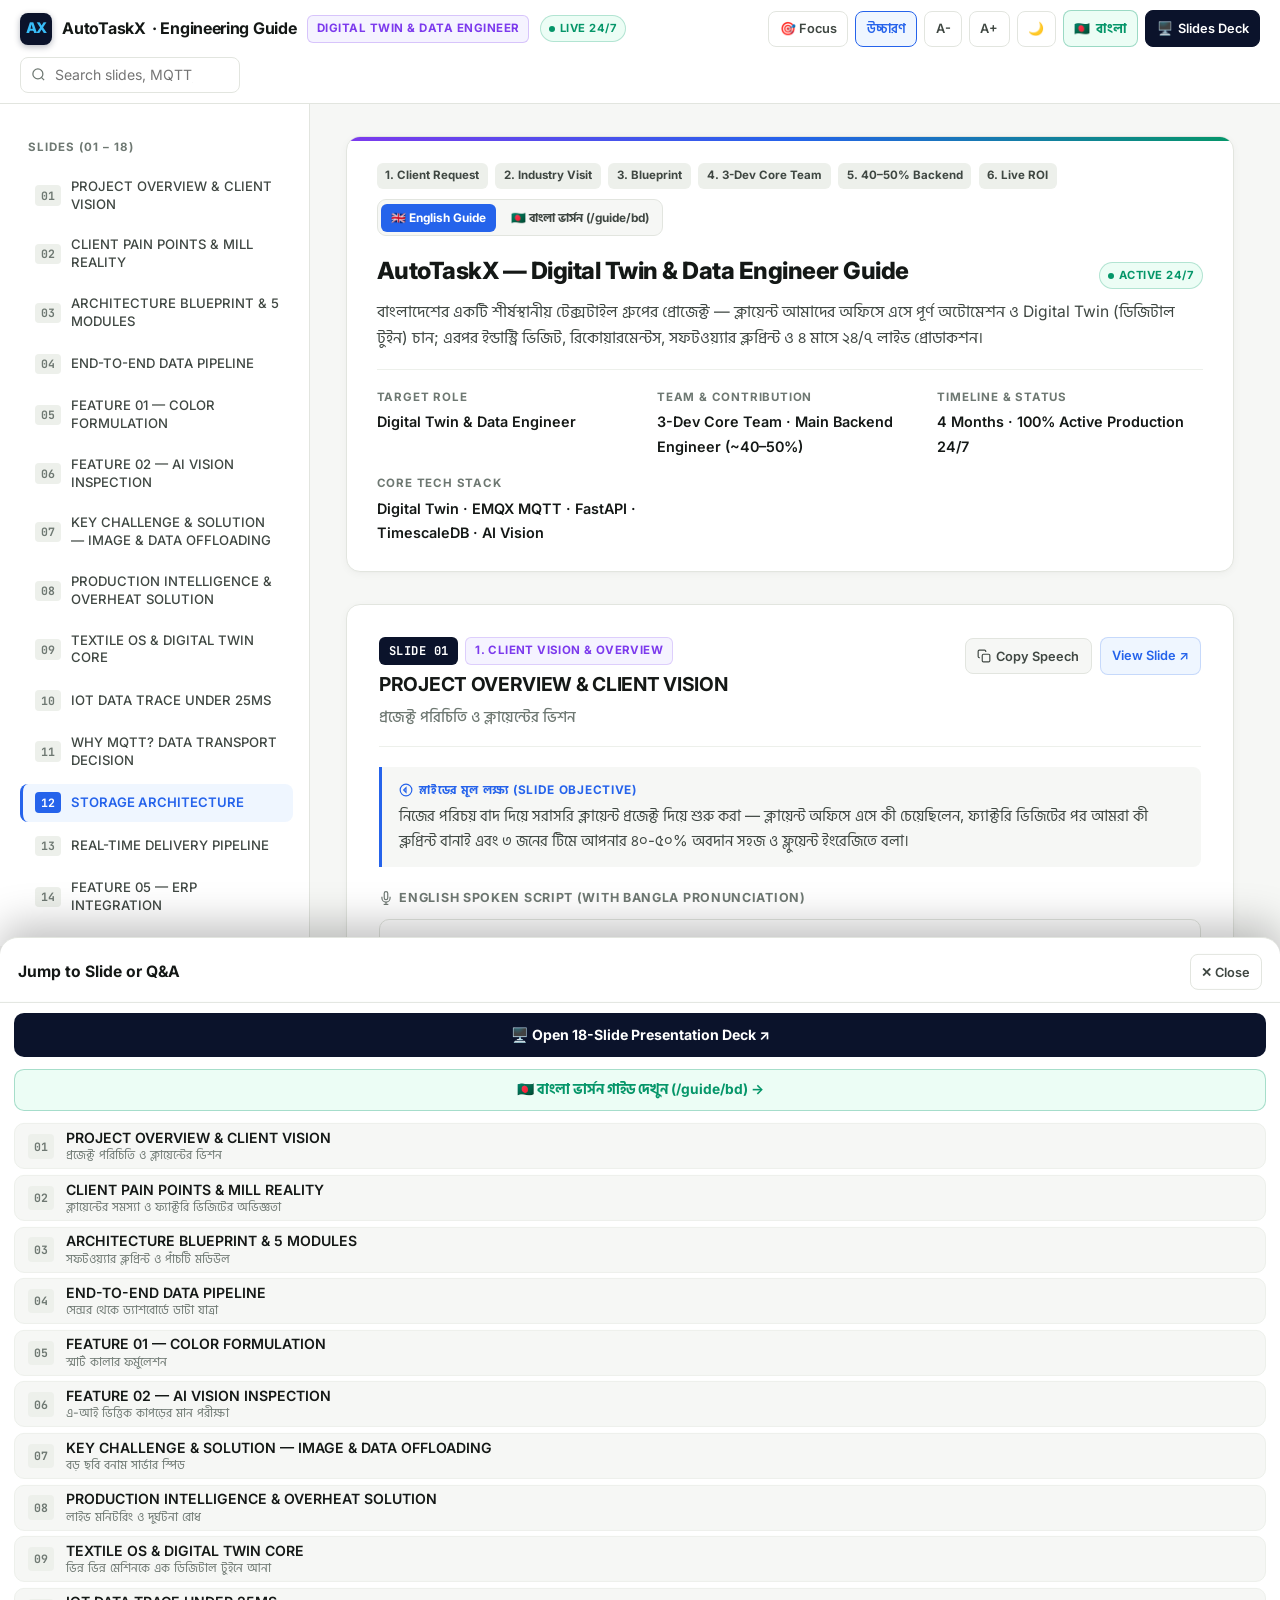
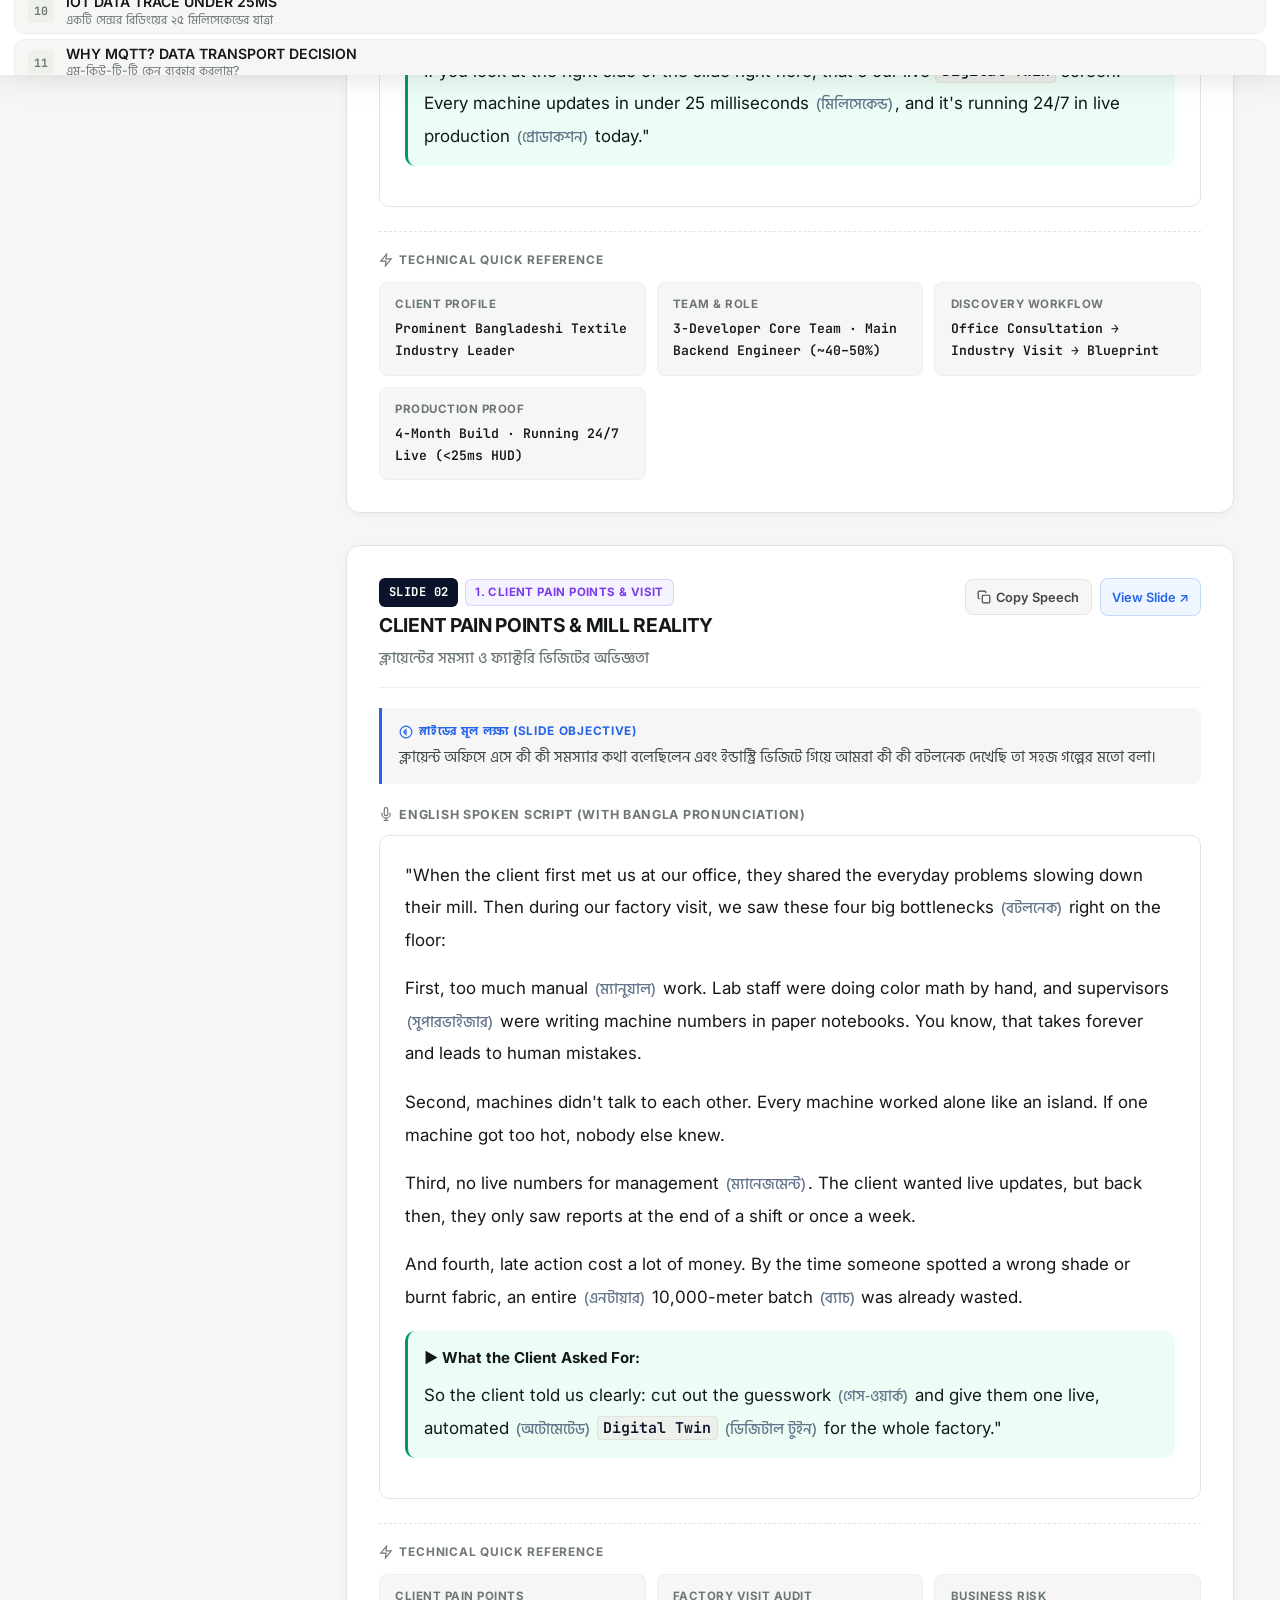
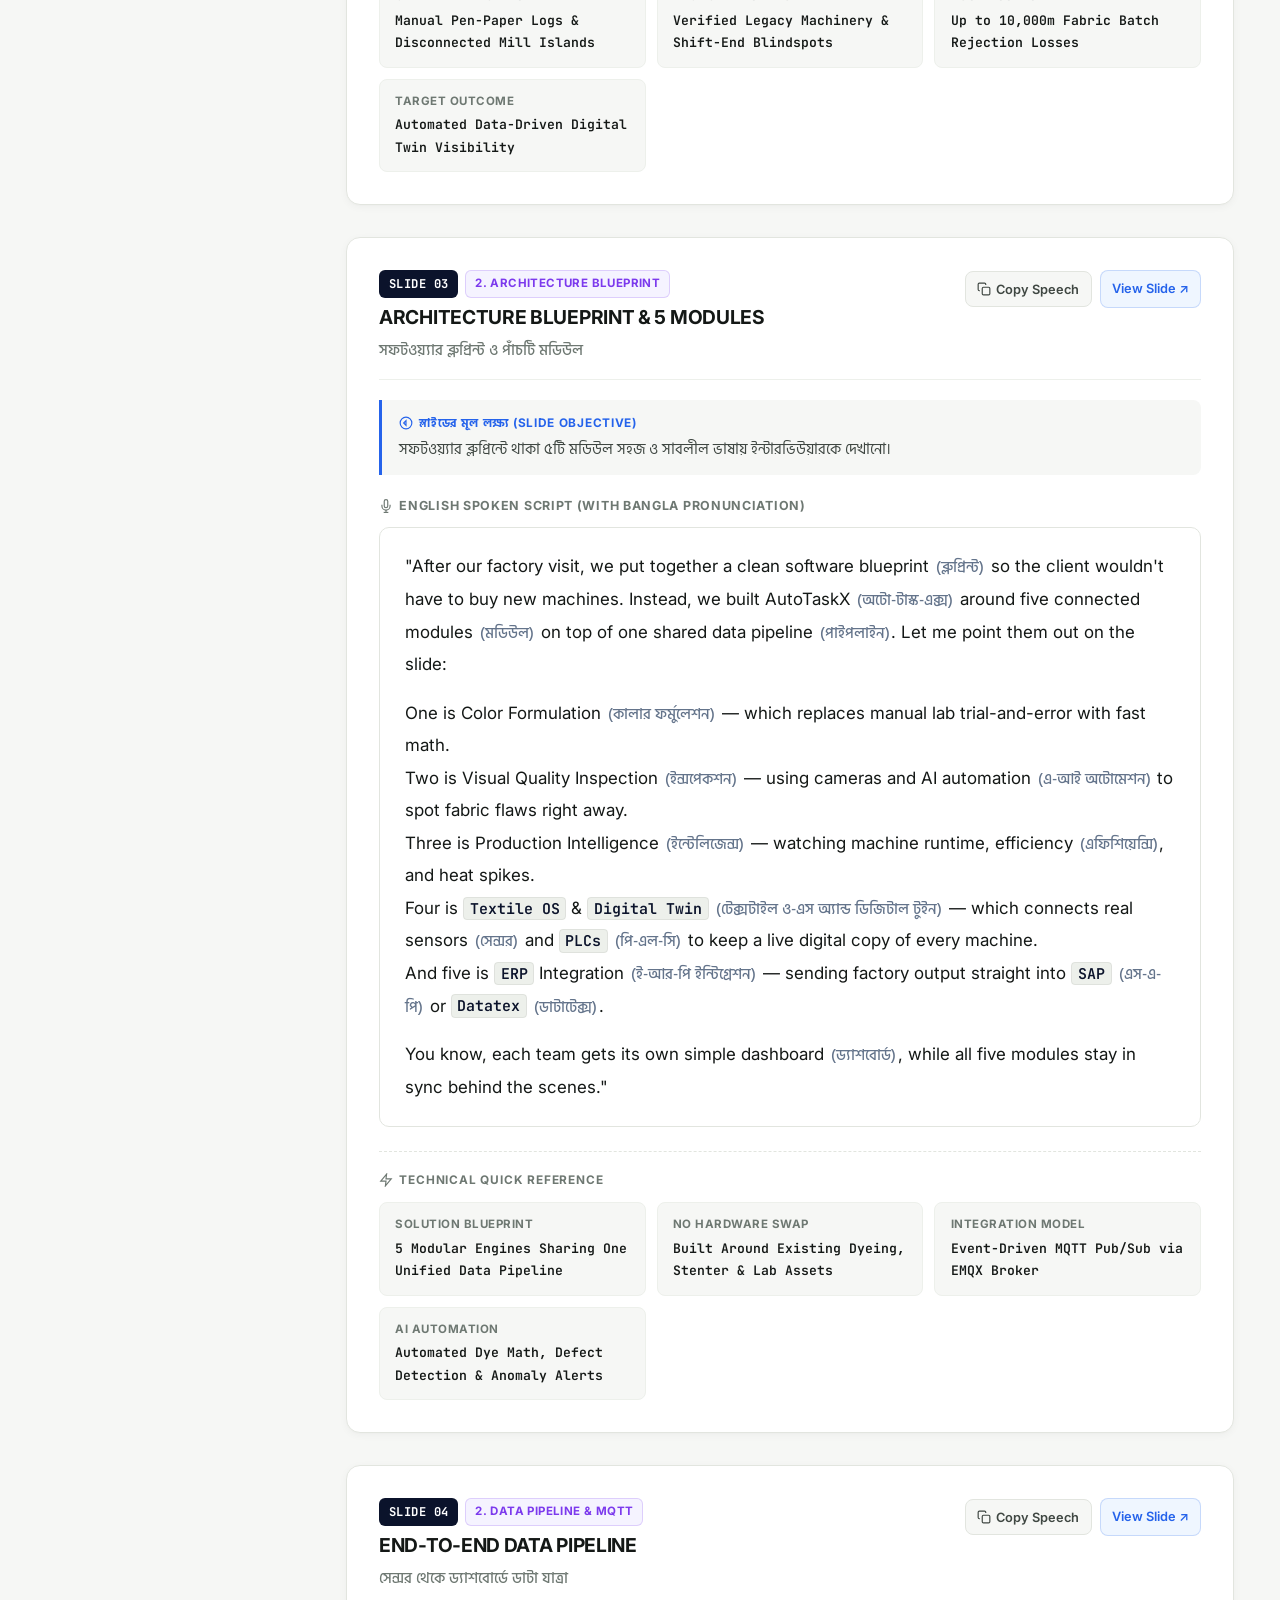
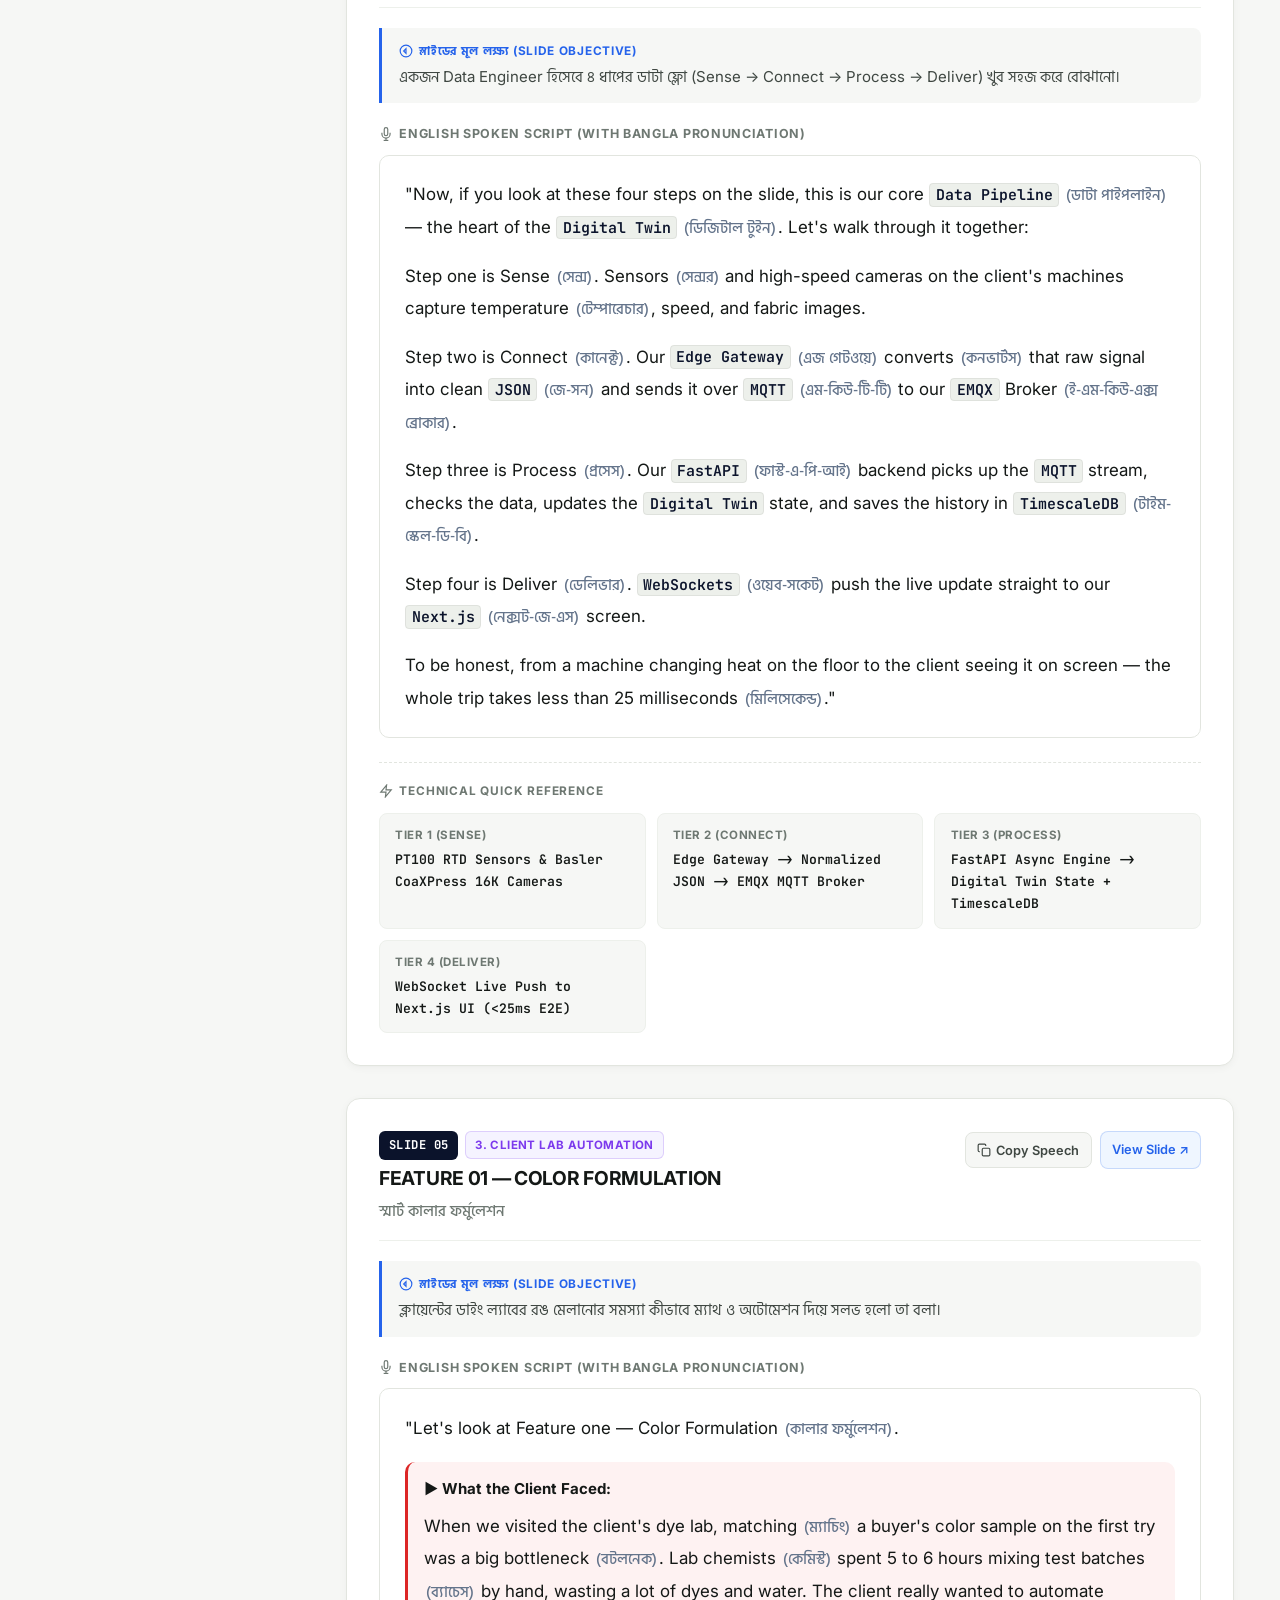
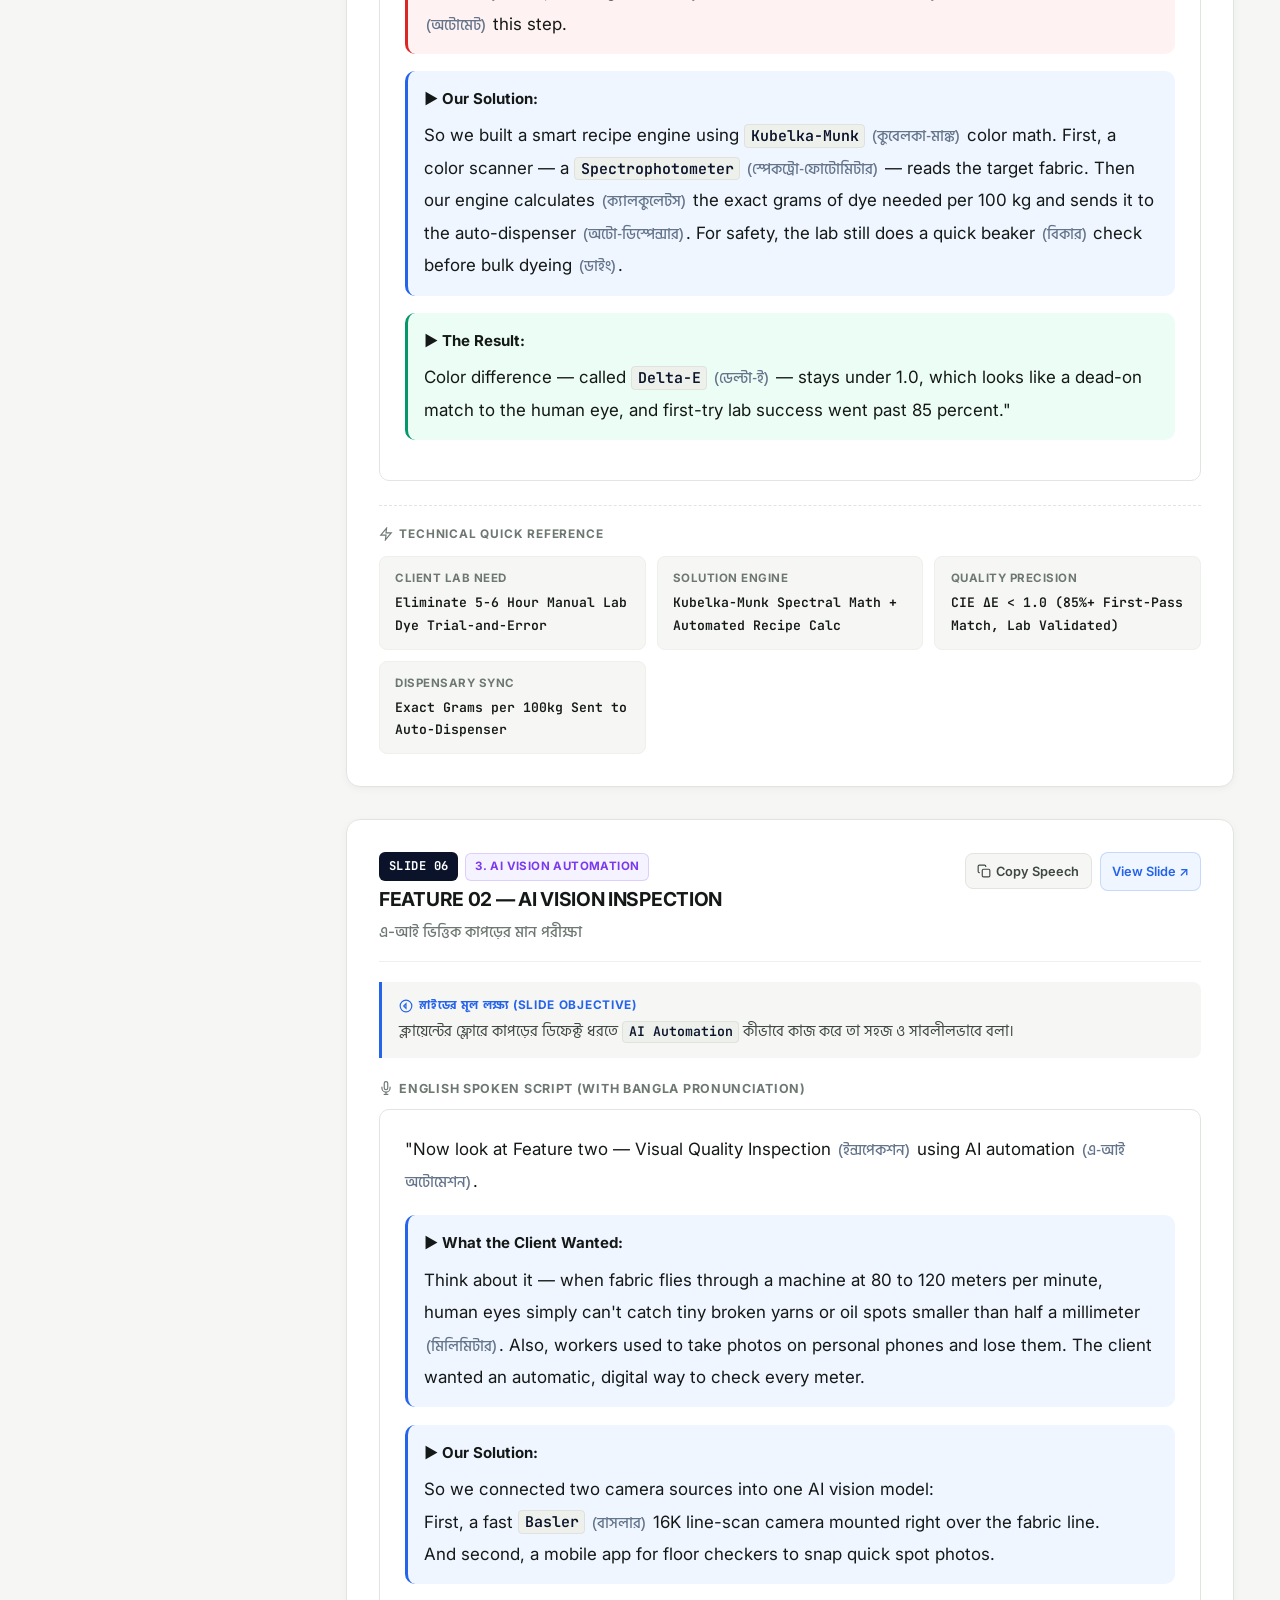
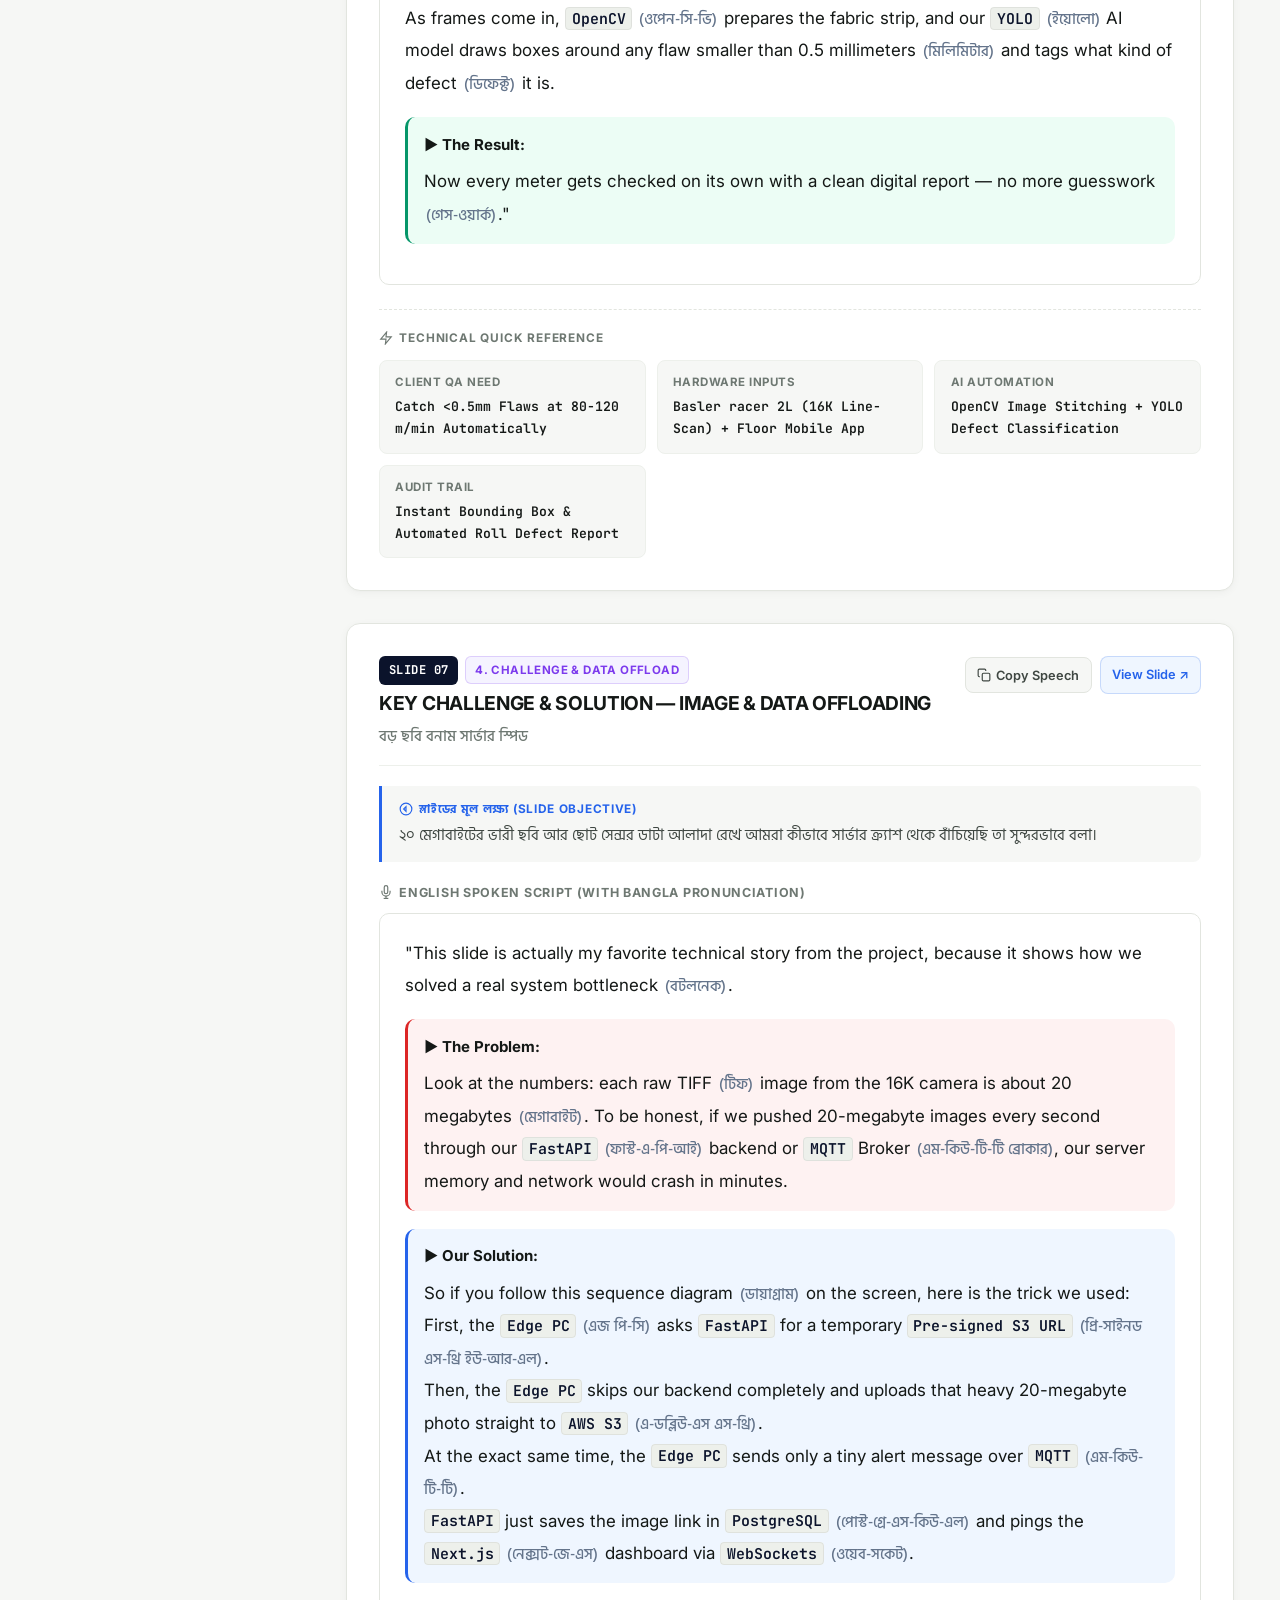
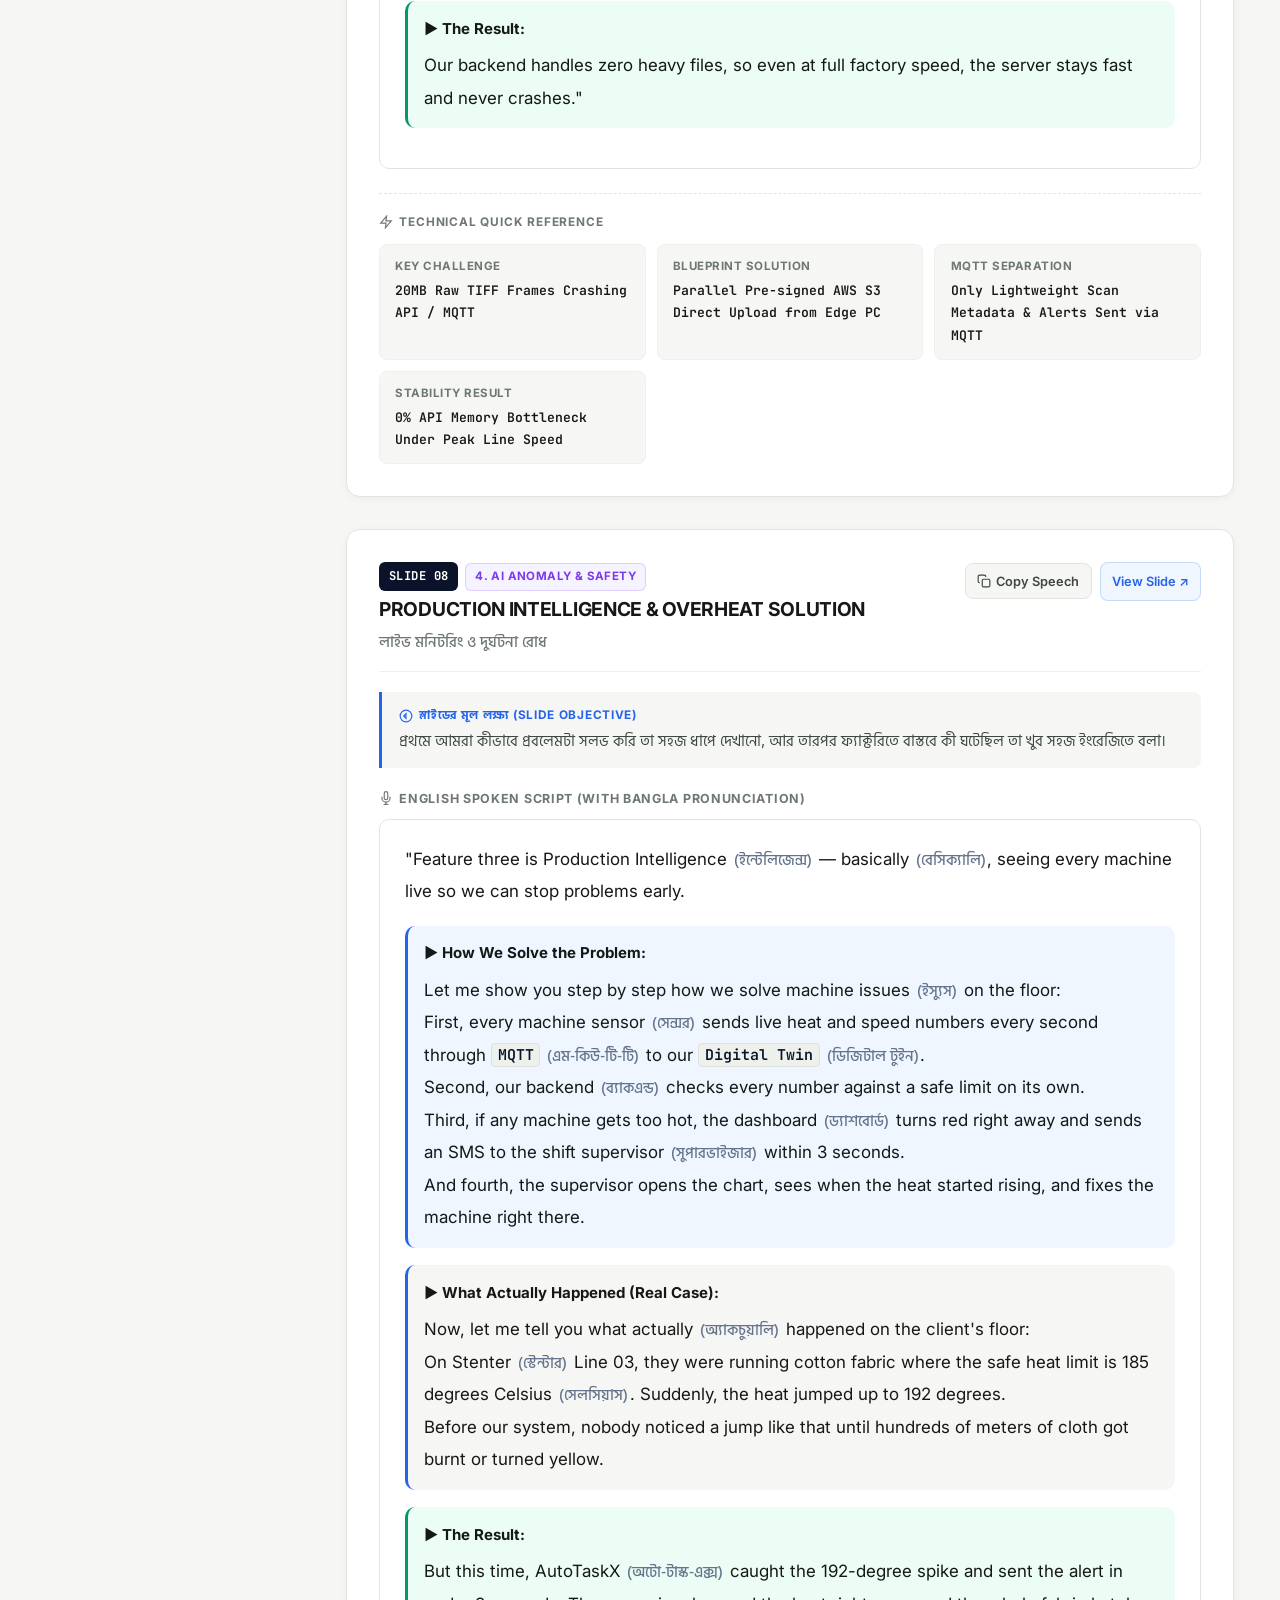
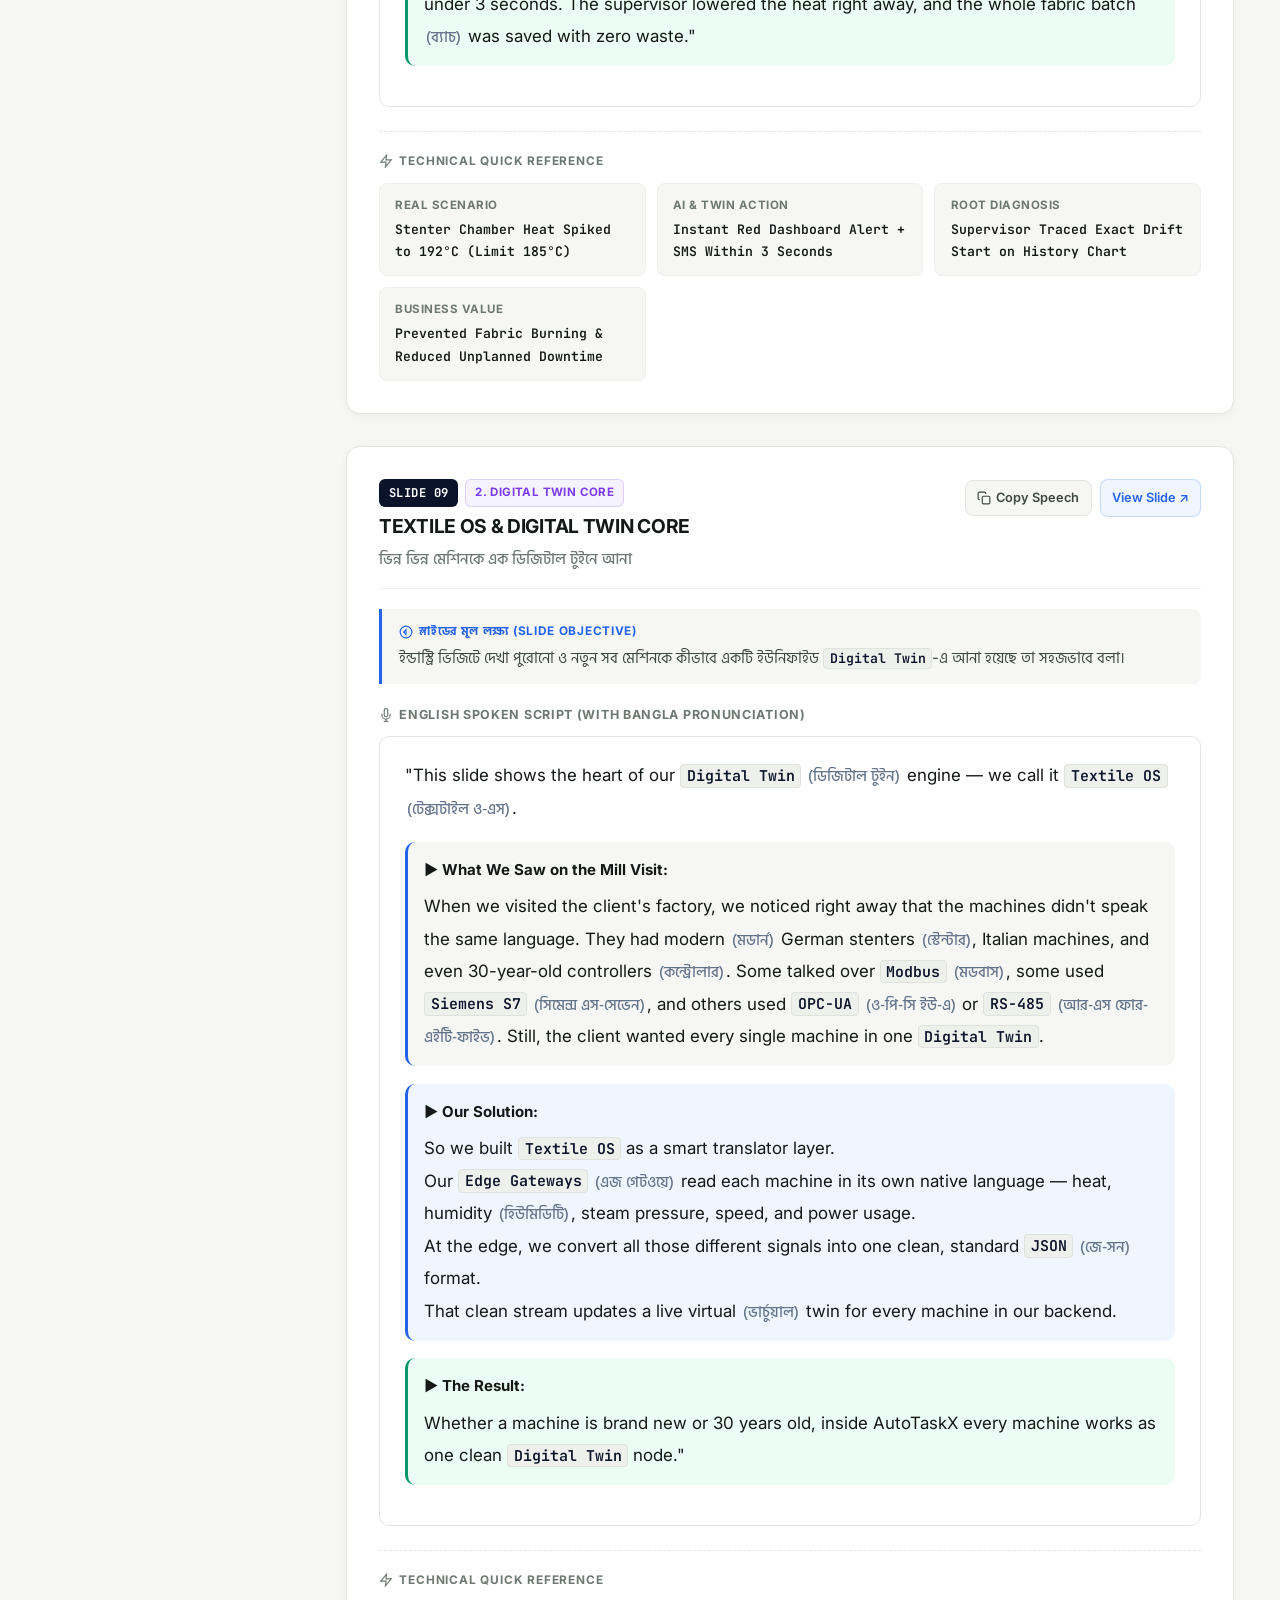
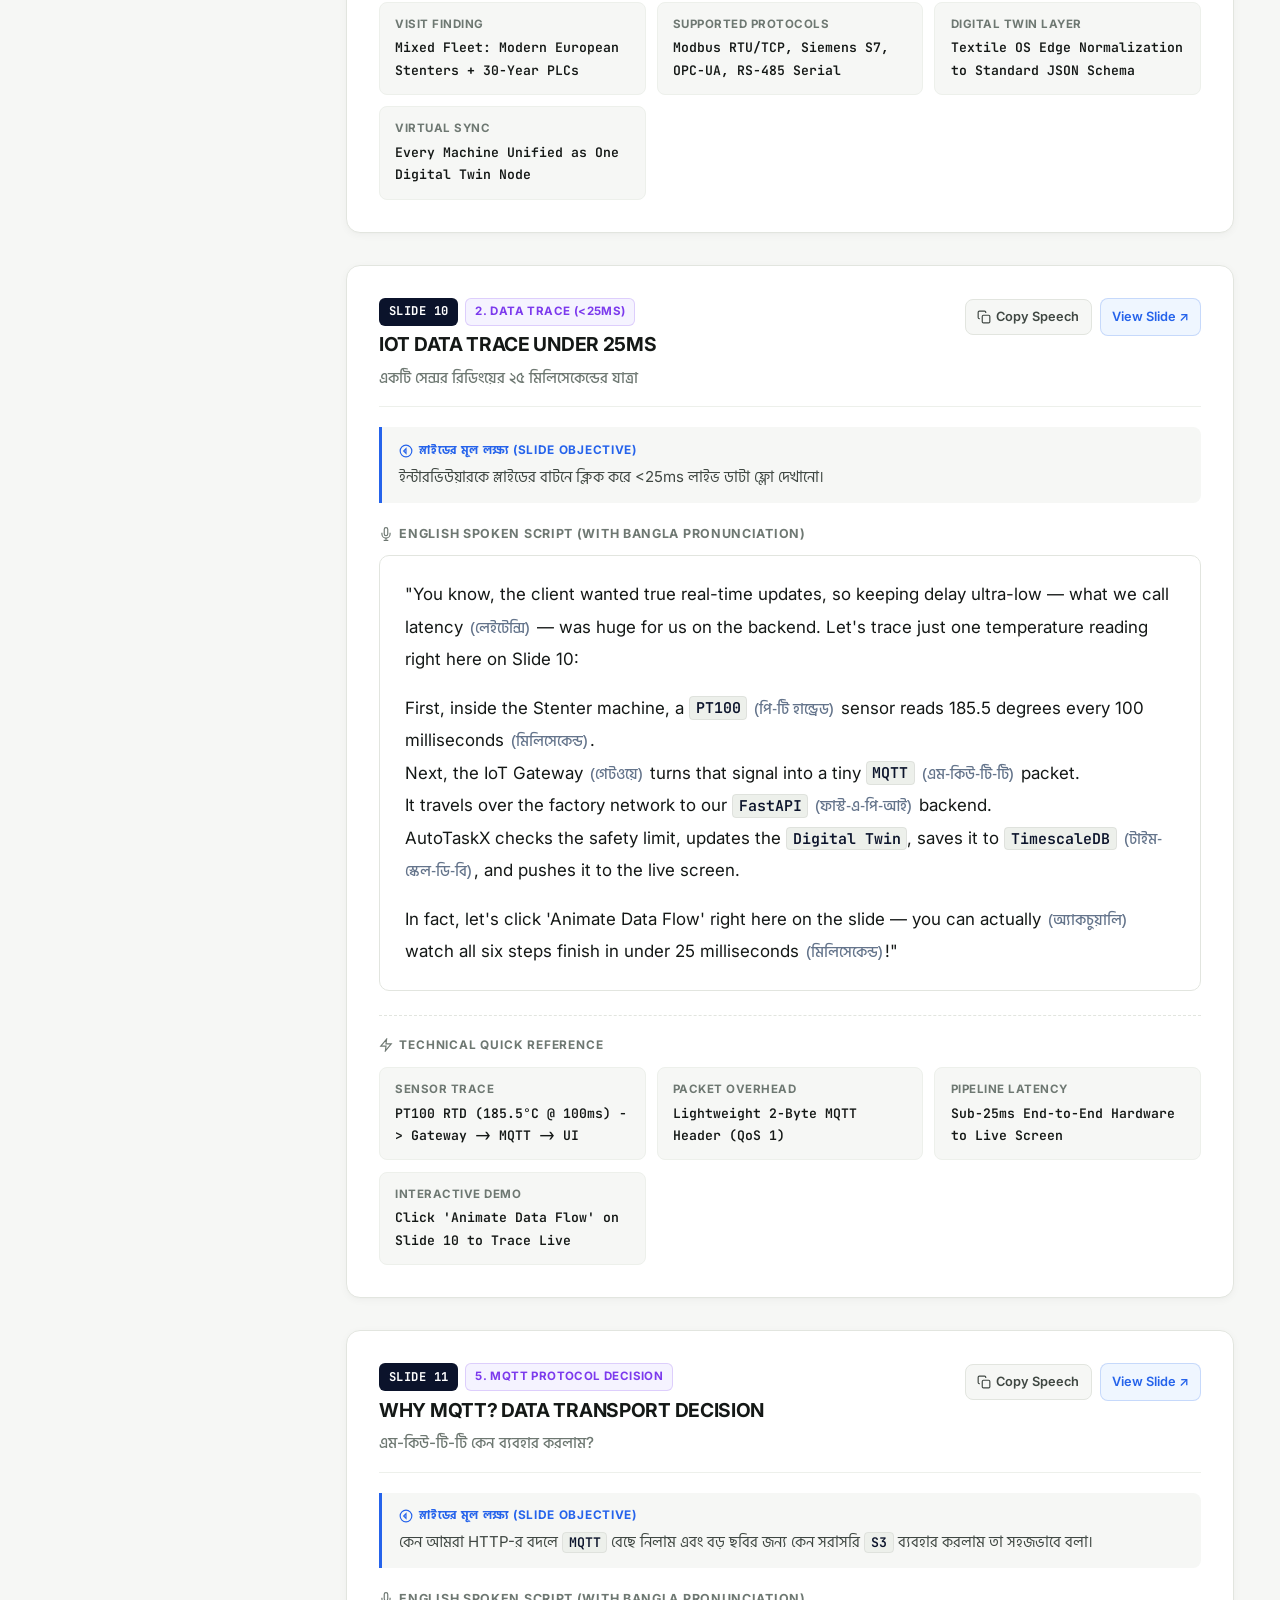
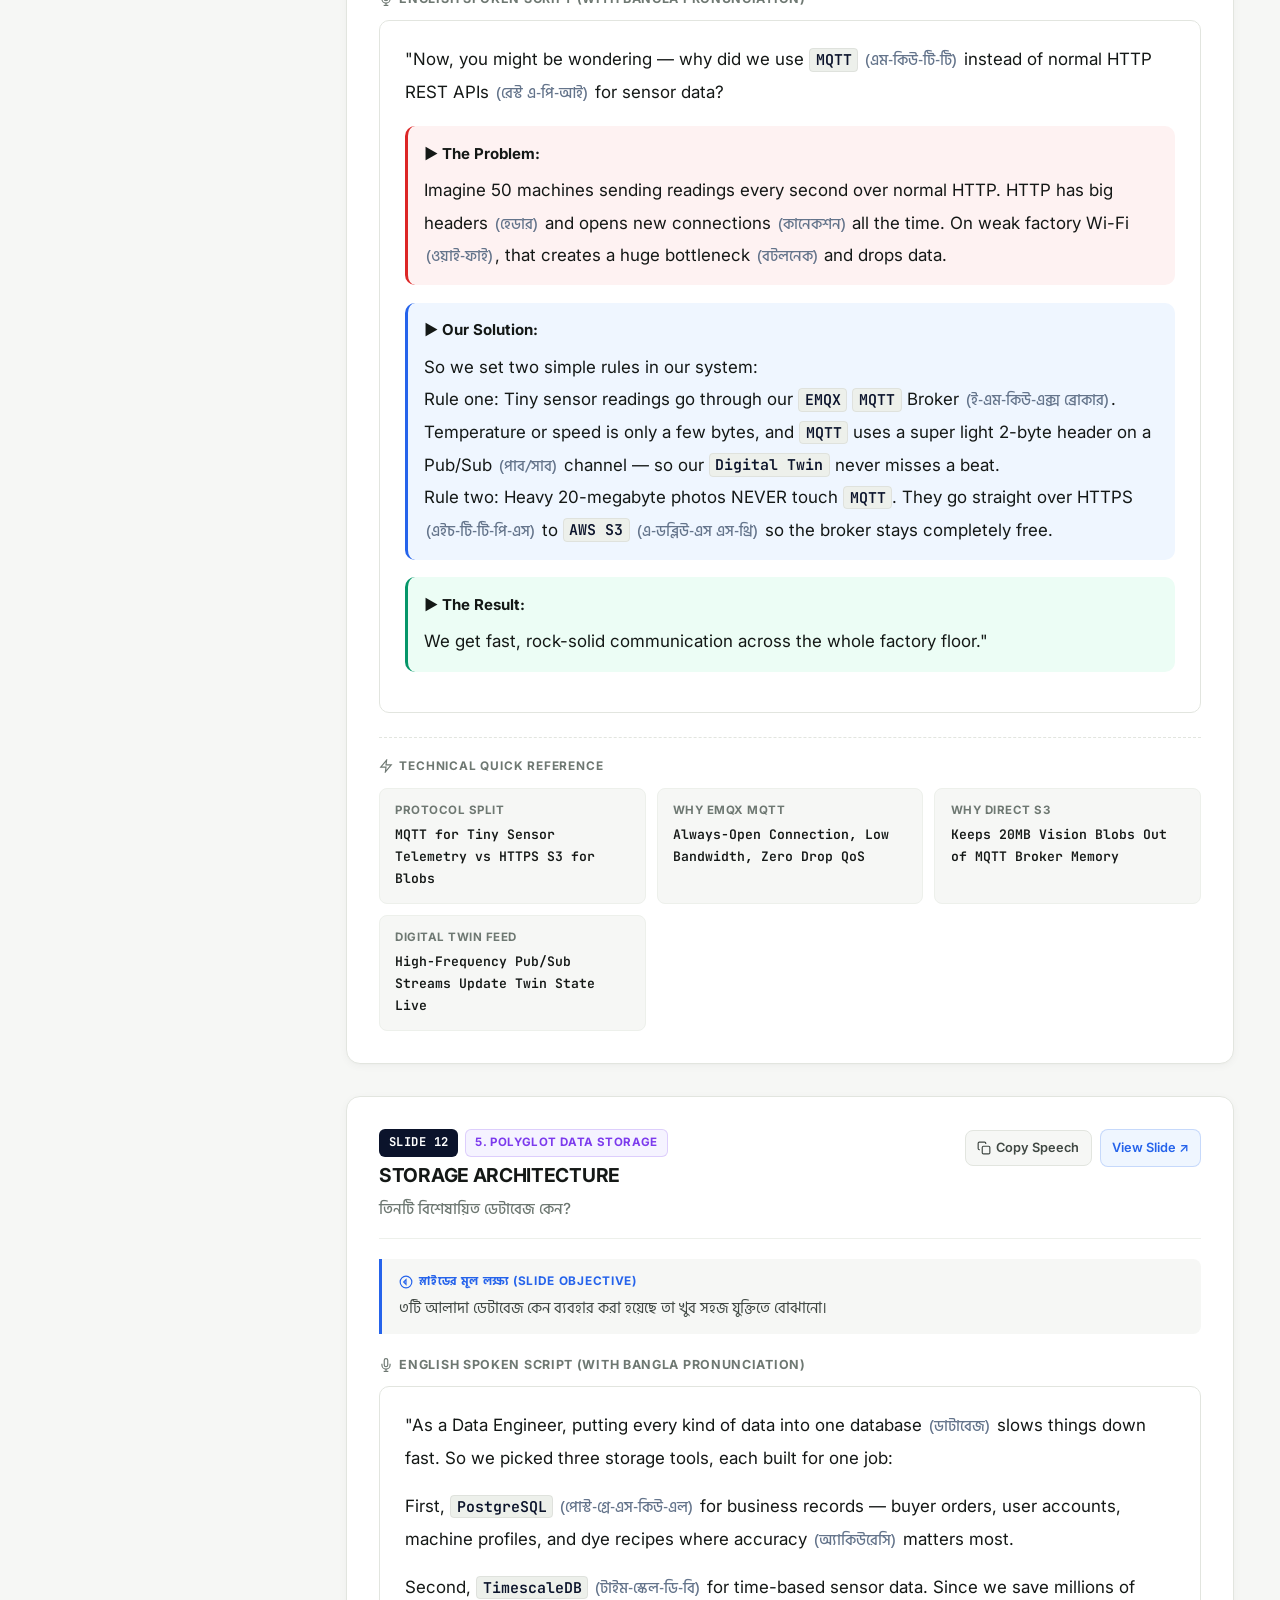
<file: guide.html>
<!DOCTYPE html>
<html lang="bn">
<head>
    <meta charset="UTF-8">
    <meta name="viewport" content="width=device-width, initial-scale=1.0, viewport-fit=cover">
    <title>AutoTaskX — Digital Twin &amp; Data Engineer English Presentation Guide</title>
    <link rel="icon" type="image/svg+xml" href="data:image/svg+xml,%3Csvg xmlns='http://www.w3.org/2000/svg' viewBox='0 0 64 64'%3E%3Crect width='64' height='64' rx='14' fill='%230B132B'/%3E%3Ctext x='50%25' y='54%25' dominant-baseline='middle' text-anchor='middle' font-family='Inter,Arial,sans-serif' font-weight='800' font-size='26' fill='%2338BDF8'%3EAX%3C/text%3E%3C/svg%3E">
    <link rel="preconnect" href="https://fonts.googleapis.com">
    <link rel="preconnect" href="https://fonts.gstatic.com" crossorigin>
    <link href="https://fonts.googleapis.com/css2?family=Hind+Siliguri:wght@400;500;600;700&family=Inter:wght@400;500;600;700;800&family=JetBrains+Mono:wght@400;500;600&display=swap" rel="stylesheet">
    <style>
        :root {
            --bg-body: #F6F7F5;
            --bg-card: #FFFFFF;
            --bg-sidebar: #FFFFFF;
            --bg-header: rgba(255, 255, 255, 0.96);
            --border: #E2E5DF;
            --border-light: #EDF0EB;
            --text-main: #141816;
            --text-secondary: #3F4742;
            --text-muted: #6E7872;
            --pron-text: #64748B;
            --navy-primary: #0B132B;
            --navy-surface: #1C2541;
            --accent-blue: #2563EB;
            --accent-blue-bg: #EFF6FF;
            --accent-green: #059669;
            --accent-green-bg: #ECFDF5;
            --accent-amber: #D97706;
            --accent-amber-bg: #FFFBEB;
            --accent-red: #DC2626;
            --accent-red-bg: #FEF2F2;
            --accent-purple: #7C3AED;
            --accent-purple-bg: #F5F3FF;
            --card-shadow: 0 2px 8px rgba(0, 0, 0, 0.04), 0 1px 2px rgba(0, 0, 0, 0.02);
            --card-hover: 0 8px 24px rgba(0, 0, 0, 0.06);
            --font-ui: 'Inter', 'Hind Siliguri', -apple-system, BlinkMacSystemFont, sans-serif;
            --font-bn: 'Inter', 'Hind Siliguri', sans-serif;
            --font-mono: 'JetBrains Mono', monospace;
            --base-font-size: 16px;
        }

        [data-theme="dark"] {
            --bg-body: #080C14;
            --bg-card: #0F1626;
            --bg-sidebar: #0B1220;
            --bg-header: rgba(11, 18, 32, 0.96);
            --border: #1F2A3F;
            --border-light: #162032;
            --text-main: #F1F5F9;
            --text-secondary: #CBD5E1;
            --text-muted: #94A3B8;
            --pron-text: #94A3B8;
            --navy-primary: #38BDF8;
            --navy-surface: #1E293B;
            --accent-blue: #60A5FA;
            --accent-blue-bg: #172554;
            --accent-green: #34D399;
            --accent-green-bg: #064E3B;
            --accent-amber: #FBBF24;
            --accent-amber-bg: #451A03;
            --accent-red: #F87171;
            --accent-red-bg: #450A0A;
            --accent-purple: #A78BFA;
            --accent-purple-bg: #2E1065;
            --card-shadow: 0 4px 12px rgba(0, 0, 0, 0.35);
            --card-hover: 0 8px 28px rgba(0, 0, 0, 0.45);
        }

        * {
            box-sizing: border-box;
            margin: 0;
            padding: 0;
            -webkit-tap-highlight-color: transparent;
        }

        html {
            font-size: 16px;
            scroll-behavior: smooth;
        }

        body {
            background-color: var(--bg-body);
            color: var(--text-main);
            font-family: var(--font-ui);
            line-height: 1.7;
            -webkit-font-smoothing: antialiased;
            overflow-x: hidden;
            transition: background-color 0.25s ease, color 0.25s ease;
        }

        body.drawer-open {
            overflow: hidden;
        }

        /* Header Bar */
        .site-header {
            position: sticky;
            top: 0;
            z-index: 100;
            background: var(--bg-header);
            backdrop-filter: blur(12px);
            -webkit-backdrop-filter: blur(12px);
            border-bottom: 1px solid var(--border);
            padding: 0.65rem 1.25rem;
            display: flex;
            flex-wrap: wrap;
            align-items: center;
            justify-content: space-between;
            gap: 0.6rem 1rem;
        }

        .header-top-row {
            display: flex;
            align-items: center;
            justify-content: space-between;
            gap: 0.75rem;
            flex: 1 1 auto;
            min-width: 0;
        }

        .brand-area {
            display: flex;
            align-items: center;
            gap: 0.65rem;
            min-width: 0;
        }

        .brand-logo {
            width: 32px;
            height: 32px;
            flex-shrink: 0;
            background: #0B132B;
            color: #38BDF8;
            border-radius: 8px;
            display: flex;
            align-items: center;
            justify-content: center;
            font-family: var(--font-ui);
            font-weight: 800;
            font-size: 0.92rem;
            letter-spacing: -0.5px;
            box-shadow: 0 2px 6px rgba(11, 19, 43, 0.3);
        }

        .brand-text h1 {
            font-family: var(--font-ui);
            font-size: 1rem;
            font-weight: 700;
            letter-spacing: -0.3px;
            color: var(--text-main);
            display: flex;
            align-items: center;
            gap: 0.4rem;
            white-space: nowrap;
        }

        .badge-role {
            background: var(--accent-purple-bg);
            color: var(--accent-purple);
            font-size: 0.72rem;
            font-family: var(--font-ui);
            font-weight: 700;
            padding: 0.2rem 0.55rem;
            border-radius: 6px;
            border: 1px solid rgba(124, 58, 237, 0.25);
            text-transform: uppercase;
            letter-spacing: 0.5px;
            white-space: nowrap;
        }

        .badge-live {
            background: var(--accent-green-bg);
            color: var(--accent-green);
            font-size: 0.7rem;
            font-family: var(--font-ui);
            font-weight: 700;
            padding: 0.2rem 0.5rem;
            border-radius: 9999px;
            display: inline-flex;
            align-items: center;
            gap: 0.3rem;
            border: 1px solid rgba(5, 150, 105, 0.25);
            text-transform: uppercase;
            letter-spacing: 0.5px;
            white-space: nowrap;
        }

        .badge-live::before {
            content: "";
            width: 6px;
            height: 6px;
            border-radius: 50%;
            background: var(--accent-green);
            animation: pulse 2s infinite;
        }

        @keyframes pulse {
            0%, 100% { opacity: 1; transform: scale(1); }
            50% { opacity: 0.4; transform: scale(0.85); }
        }

        .header-controls {
            display: flex;
            align-items: center;
            gap: 0.45rem;
            flex-wrap: wrap;
        }

        .search-box {
            position: relative;
            display: flex;
            align-items: center;
        }

        .search-box input {
            background: var(--bg-card);
            border: 1px solid var(--border);
            color: var(--text-main);
            font-family: var(--font-ui);
            font-size: 0.88rem;
            padding: 0.48rem 2rem 0.48rem 2.1rem;
            border-radius: 8px;
            width: 220px;
            min-height: 36px;
            transition: all 0.2s ease;
        }

        .search-box input:focus {
            outline: none;
            border-color: var(--accent-blue);
            width: 260px;
            box-shadow: 0 0 0 3px rgba(37, 99, 235, 0.15);
        }

        .search-icon {
            position: absolute;
            left: 0.7rem;
            width: 15px;
            height: 15px;
            fill: none;
            stroke: var(--text-muted);
            stroke-width: 2;
            pointer-events: none;
        }

        .search-clear {
            position: absolute;
            right: 0.45rem;
            background: transparent;
            border: none;
            color: var(--text-muted);
            font-size: 0.85rem;
            cursor: pointer;
            padding: 0.2rem 0.35rem;
            display: none;
        }

        .search-clear.visible {
            display: inline-flex;
        }

        .btn-ctrl {
            background: var(--bg-card);
            border: 1px solid var(--border);
            color: var(--text-secondary);
            font-family: var(--font-ui);
            font-size: 0.8rem;
            font-weight: 600;
            padding: 0.4rem 0.65rem;
            min-height: 36px;
            border-radius: 8px;
            cursor: pointer;
            display: inline-flex;
            align-items: center;
            justify-content: center;
            gap: 0.32rem;
            transition: all 0.15s ease;
            text-decoration: none;
            white-space: nowrap;
        }

        .btn-ctrl:hover {
            background: var(--border-light);
            color: var(--text-main);
            border-color: var(--text-muted);
        }

        .btn-ctrl.active-state {
            background: var(--accent-blue-bg);
            color: var(--accent-blue);
            border-color: var(--accent-blue);
        }

        .btn-lang {
            background: var(--accent-green-bg);
            color: var(--accent-green);
            border-color: rgba(5, 150, 105, 0.35);
            font-weight: 700;
        }

        .btn-lang:hover {
            background: var(--accent-green);
            color: #FFFFFF;
            border-color: var(--accent-green);
        }

        .btn-deck {
            background: #0B132B;
            color: #FFFFFF;
            border-color: #0B132B;
        }

        .btn-deck:hover {
            background: #1C2541;
            color: #FFFFFF;
        }

        .mobile-only {
            display: none;
        }

        /* App Layout */
        .app-container {
            display: flex;
            max-width: 1540px;
            margin: 0 auto;
            position: relative;
        }

        /* Sidebar */
        .sidebar {
            width: 310px;
            flex-shrink: 0;
            position: sticky;
            top: 58px;
            height: calc(100vh - 58px);
            overflow-y: auto;
            padding: 1.25rem 1rem 3rem 1.25rem;
            border-right: 1px solid var(--border);
            background: var(--bg-sidebar);
            display: flex;
            flex-direction: column;
            gap: 0.35rem;
        }

        .sidebar-heading {
            font-family: var(--font-ui);
            font-size: 0.72rem;
            font-weight: 700;
            text-transform: uppercase;
            letter-spacing: 1px;
            color: var(--text-muted);
            margin: 0.85rem 0.5rem 0.4rem 0.5rem;
        }

        .nav-item {
            display: flex;
            align-items: center;
            gap: 0.65rem;
            padding: 0.55rem 0.75rem;
            border-radius: 8px;
            color: var(--text-secondary);
            text-decoration: none;
            font-family: var(--font-ui);
            font-size: 0.82rem;
            font-weight: 500;
            transition: all 0.15s ease;
            line-height: 1.35;
            border-left: 3px solid transparent;
        }

        .nav-item:hover {
            background: var(--border-light);
            color: var(--text-main);
        }

        .nav-item.active {
            background: var(--accent-blue-bg);
            color: var(--accent-blue);
            font-weight: 600;
            border-left-color: var(--accent-blue);
        }

        .nav-num {
            font-family: var(--font-mono);
            font-size: 0.72rem;
            font-weight: 700;
            background: var(--border-light);
            padding: 0.15rem 0.35rem;
            border-radius: 4px;
            color: var(--text-muted);
            min-width: 26px;
            text-align: center;
            flex-shrink: 0;
        }

        .nav-item.active .nav-num {
            background: var(--accent-blue);
            color: #FFFFFF;
        }

        /* Mobile Slide Jump Drawer */
        .drawer-backdrop {
            position: fixed;
            inset: 0;
            background: rgba(8, 12, 20, 0.58);
            backdrop-filter: blur(4px);
            z-index: 250;
            opacity: 0;
            pointer-events: none;
            transition: opacity 0.2s ease;
        }

        .drawer-backdrop.open {
            opacity: 1;
            pointer-events: auto;
        }

        .mobile-drawer {
            position: fixed;
            left: 0;
            right: 0;
            bottom: 0;
            max-height: 82vh;
            background: var(--bg-card);
            border-top: 1px solid var(--border);
            border-radius: 18px 18px 0 0;
            box-shadow: 0 -12px 40px rgba(0, 0, 0, 0.25);
            z-index: 260;
            transform: translateY(105%);
            transition: transform 0.25s cubic-bezier(0.16, 1, 0.3, 1);
            display: flex;
            flex-direction: column;
            padding-bottom: env(safe-area-inset-bottom);
        }

        .mobile-drawer.open {
            transform: translateY(0);
        }

        .mobile-drawer-header {
            display: flex;
            align-items: center;
            justify-content: space-between;
            padding: 1rem 1.15rem 0.75rem;
            border-bottom: 1px solid var(--border);
        }

        .mobile-drawer-header h3 {
            font-size: 0.98rem;
            font-weight: 700;
            color: var(--text-main);
        }

        .mobile-drawer-list {
            overflow-y: auto;
            padding: 0.65rem 0.85rem 1.25rem;
            display: flex;
            flex-direction: column;
            gap: 0.35rem;
        }

        .mobile-drawer-item {
            display: flex;
            align-items: center;
            gap: 0.75rem;
            padding: 0.72rem 0.85rem;
            border-radius: 10px;
            text-decoration: none;
            color: var(--text-main);
            background: var(--bg-body);
            border: 1px solid var(--border-light);
            min-height: 46px;
        }

        .mobile-drawer-item.active {
            background: var(--accent-blue-bg);
            border-color: var(--accent-blue);
            color: var(--accent-blue);
        }

        .mobile-drawer-deck {
            display: flex;
            align-items: center;
            justify-content: center;
            gap: 0.5rem;
            padding: 0.75rem 0.9rem;
            border-radius: 10px;
            text-decoration: none;
            font-family: var(--font-ui);
            font-size: 0.88rem;
            font-weight: 700;
            background: #0B132B;
            color: #FFFFFF;
            margin-bottom: 0.35rem;
            min-height: 44px;
        }

        .mobile-drawer-lang {
            display: flex;
            align-items: center;
            justify-content: center;
            gap: 0.5rem;
            padding: 0.7rem 0.9rem;
            border-radius: 10px;
            text-decoration: none;
            font-family: var(--font-ui);
            font-size: 0.86rem;
            font-weight: 700;
            background: var(--accent-green-bg);
            color: var(--accent-green);
            border: 1px solid rgba(5, 150, 105, 0.3);
            margin-bottom: 0.45rem;
            min-height: 42px;
        }

        .mobile-drawer-titles {
            display: flex;
            flex-direction: column;
            min-width: 0;
        }

        .mobile-drawer-en {
            font-size: 0.88rem;
            font-weight: 600;
            line-height: 1.3;
        }

        .mobile-drawer-bn {
            font-size: 0.78rem;
            color: var(--text-muted);
            line-height: 1.3;
        }

        /* Main Content Container */
        .content-area {
            flex: 1;
            min-width: 0;
            padding: 2rem 2.25rem 6rem 2.25rem;
            max-width: 960px;
        }

        /* Project Metadata Hero Card */
        .project-hero {
            background: var(--bg-card);
            border: 1px solid var(--border);
            border-radius: 14px;
            padding: 1.6rem 1.85rem;
            margin-bottom: 2rem;
            box-shadow: var(--card-shadow);
            position: relative;
            overflow: hidden;
        }

        .project-hero::before {
            content: "";
            position: absolute;
            top: 0;
            left: 0;
            right: 0;
            height: 4px;
            background: linear-gradient(90deg, #7C3AED, #2563EB, #059669);
        }

        .hero-top-strip {
            display: flex;
            align-items: center;
            justify-content: space-between;
            flex-wrap: wrap;
            gap: 0.65rem;
            margin-bottom: 0.9rem;
        }

        .interview-pillars-bar {
            display: flex;
            align-items: center;
            gap: 0.45rem;
            flex-wrap: wrap;
        }

        .pillar-pill {
            font-family: var(--font-ui);
            font-size: 0.72rem;
            font-weight: 700;
            padding: 0.22rem 0.55rem;
            border-radius: 6px;
            background: var(--border-light);
            color: var(--text-secondary);
        }

        .lang-switch-bar {
            display: inline-flex;
            align-items: center;
            gap: 0.3rem;
            background: var(--bg-body);
            border: 1px solid var(--border);
            padding: 0.22rem;
            border-radius: 9px;
        }

        .lang-pill {
            font-family: var(--font-ui);
            font-size: 0.74rem;
            font-weight: 700;
            padding: 0.24rem 0.62rem;
            border-radius: 6px;
            text-decoration: none;
            color: var(--text-secondary);
            transition: all 0.15s ease;
            white-space: nowrap;
        }

        .lang-pill:hover {
            color: var(--text-main);
            background: var(--border-light);
        }

        .lang-pill.active {
            background: var(--accent-blue);
            color: #FFFFFF;
        }

        .hero-title-group {
            display: flex;
            align-items: baseline;
            justify-content: space-between;
            flex-wrap: wrap;
            gap: 0.5rem;
            margin-bottom: 0.5rem;
        }

        .hero-title {
            font-family: var(--font-ui);
            font-size: 1.48rem;
            font-weight: 800;
            letter-spacing: -0.5px;
            color: var(--text-main);
        }

        .hero-subtitle {
            font-size: 0.98rem;
            color: var(--text-secondary);
            margin-bottom: 1.15rem;
            line-height: 1.65;
        }

        .meta-grid {
            display: grid;
            grid-template-columns: repeat(auto-fit, minmax(min(100%, 200px), 1fr));
            gap: 0.9rem;
            padding-top: 1.1rem;
            border-top: 1px solid var(--border-light);
        }

        .meta-item {
            display: flex;
            flex-direction: column;
            gap: 0.2rem;
        }

        .meta-label {
            font-family: var(--font-ui);
            font-size: 0.72rem;
            text-transform: uppercase;
            font-weight: 700;
            letter-spacing: 0.8px;
            color: var(--text-muted);
        }

        .meta-value {
            font-family: var(--font-ui);
            font-size: 0.9rem;
            font-weight: 600;
            color: var(--text-main);
        }

        /* Slide Cards */
        .slide-card {
            background: var(--bg-card);
            border: 1px solid var(--border);
            border-radius: 14px;
            padding: 2rem;
            margin-bottom: 2rem;
            box-shadow: var(--card-shadow);
            transition: box-shadow 0.2s ease, border-color 0.2s ease;
            position: relative;
            scroll-margin-top: 84px;
        }

        .slide-card:hover {
            box-shadow: var(--card-hover);
            border-color: #CBD5E1;
        }

        .slide-header {
            display: flex;
            align-items: flex-start;
            justify-content: space-between;
            gap: 1rem;
            margin-bottom: 1.25rem;
            padding-bottom: 1rem;
            border-bottom: 1px solid var(--border-light);
        }

        .slide-badge-title {
            display: flex;
            flex-direction: column;
            gap: 0.4rem;
            min-width: 0;
        }

        .slide-top-row {
            display: flex;
            align-items: center;
            flex-wrap: wrap;
            gap: 0.45rem;
        }

        .slide-num-pill {
            font-family: var(--font-mono);
            font-size: 0.76rem;
            font-weight: 700;
            letter-spacing: 0.5px;
            background: #0B132B;
            color: #FFFFFF;
            padding: 0.24rem 0.6rem;
            border-radius: 6px;
            display: inline-block;
        }

        [data-theme="dark"] .slide-num-pill {
            background: #1E293B;
            color: #38BDF8;
            border: 1px solid #334155;
        }

        .slide-pillar-tag {
            font-family: var(--font-ui);
            font-size: 0.72rem;
            font-weight: 700;
            padding: 0.2rem 0.55rem;
            border-radius: 6px;
            background: var(--accent-purple-bg);
            color: var(--accent-purple);
            border: 1px solid rgba(124, 58, 237, 0.2);
            text-transform: uppercase;
            letter-spacing: 0.4px;
        }

        .slide-title-en {
            font-family: var(--font-ui);
            font-size: 1.2rem;
            font-weight: 700;
            color: var(--text-main);
            letter-spacing: -0.3px;
            line-height: 1.35;
        }

        .slide-title-bn {
            font-size: 0.95rem;
            color: var(--text-muted);
            font-weight: 500;
        }

        .slide-actions {
            display: flex;
            align-items: center;
            gap: 0.5rem;
            flex-shrink: 0;
        }

        .btn-copy {
            background: var(--bg-body);
            border: 1px solid var(--border);
            color: var(--text-secondary);
            font-family: var(--font-ui);
            font-size: 0.8rem;
            font-weight: 600;
            padding: 0.45rem 0.7rem;
            min-height: 36px;
            border-radius: 8px;
            cursor: pointer;
            display: inline-flex;
            align-items: center;
            gap: 0.35rem;
            transition: all 0.15s ease;
        }

        .btn-copy:hover {
            background: var(--border);
            color: var(--text-main);
        }

        .btn-deck-link {
            background: var(--accent-blue-bg);
            border: 1px solid rgba(37, 99, 235, 0.2);
            color: var(--accent-blue);
            font-family: var(--font-ui);
            font-size: 0.8rem;
            font-weight: 600;
            padding: 0.45rem 0.7rem;
            min-height: 36px;
            border-radius: 8px;
            text-decoration: none;
            display: inline-flex;
            align-items: center;
            gap: 0.35rem;
            transition: all 0.15s ease;
        }

        .btn-deck-link:hover {
            background: var(--accent-blue);
            color: #FFFFFF;
        }

        /* Objective Box */
        .objective-box {
            background: var(--bg-body);
            border-left: 3px solid var(--accent-blue);
            padding: 0.85rem 1.05rem;
            border-radius: 0 8px 8px 0;
            margin-bottom: 1.25rem;
            font-size: 0.94rem;
            color: var(--text-secondary);
            line-height: 1.65;
        }

        .objective-label {
            font-family: var(--font-ui);
            font-weight: 700;
            font-size: 0.74rem;
            text-transform: uppercase;
            letter-spacing: 0.7px;
            color: var(--accent-blue);
            margin-bottom: 0.25rem;
            display: flex;
            align-items: center;
            gap: 0.4rem;
        }

        /* Speech Presentation Box */
        .speech-section {
            margin-bottom: 1.5rem;
        }

        .speech-header {
            display: flex;
            align-items: center;
            justify-content: space-between;
            margin-bottom: 0.65rem;
        }

        .speech-label {
            font-family: var(--font-ui);
            font-size: 0.78rem;
            font-weight: 700;
            text-transform: uppercase;
            letter-spacing: 0.7px;
            color: var(--text-muted);
            display: flex;
            align-items: center;
            gap: 0.4rem;
        }

        .speech-box {
            background: var(--bg-card);
            border: 1px solid var(--border);
            border-radius: 10px;
            padding: 1.4rem 1.55rem;
            font-size: calc(var(--base-font-size) * 1.06);
            line-height: 1.92;
            color: var(--text-main);
            position: relative;
            word-wrap: break-word;
            overflow-wrap: break-word;
        }

        .speech-box p {
            margin-bottom: 1rem;
        }

        .speech-box p:last-child {
            margin-bottom: 0;
        }

        /* Visual Problem -> Solution -> Result Cue Blocks */
        .cue-block {
            margin: 1.1rem 0;
            padding: 0.85rem 1rem;
            border-radius: 10px;
            border-left: 3.5px solid var(--accent-blue);
            background: var(--bg-body);
        }

        .cue-block.cue-problem {
            border-left-color: var(--accent-red);
            background: var(--accent-red-bg);
        }

        .cue-block.cue-solution {
            border-left-color: var(--accent-blue);
            background: var(--accent-blue-bg);
        }

        .cue-block.cue-result {
            border-left-color: var(--accent-green);
            background: var(--accent-green-bg);
        }

        .cue-heading {
            font-weight: 700;
            font-size: 0.94rem;
            margin-bottom: 0.35rem;
            color: var(--text-main);
        }

        /* Soft inline Bengali pronunciation cue */
        .bn-pron {
            font-family: 'Hind Siliguri', var(--font-ui);
            font-size: 0.86em;
            font-weight: 500;
            color: var(--pron-text);
            padding: 0 0.12rem;
        }

        body.hide-pron .bn-pron {
            display: none;
        }

        .tech-inline {
            font-family: var(--font-mono);
            font-size: 0.88em;
            font-weight: 600;
            background: var(--border-light);
            color: var(--navy-primary);
            padding: 0.08rem 0.36rem;
            border-radius: 4px;
            border: 1px solid rgba(0, 0, 0, 0.06);
        }

        [data-theme="dark"] .tech-inline {
            background: #1E293B;
            color: #38BDF8;
            border-color: #334155;
        }

        /* Engineering Knowledge Depth Section */
        .engineering-depth {
            border-top: 1px dashed var(--border);
            padding-top: 1.15rem;
            margin-top: 1.15rem;
        }

        .engineering-label {
            font-family: var(--font-ui);
            font-size: 0.74rem;
            font-weight: 700;
            text-transform: uppercase;
            letter-spacing: 0.8px;
            color: var(--text-muted);
            margin-bottom: 0.75rem;
            display: flex;
            align-items: center;
            gap: 0.4rem;
        }

        .tech-grid {
            display: grid;
            grid-template-columns: repeat(auto-fit, minmax(min(100%, 240px), 1fr));
            gap: 0.7rem;
        }

        .tech-card {
            background: var(--bg-body);
            border: 1px solid var(--border-light);
            border-radius: 8px;
            padding: 0.75rem 0.95rem;
            display: flex;
            flex-direction: column;
            gap: 0.2rem;
        }

        .tech-card-label {
            font-family: var(--font-ui);
            font-size: 0.72rem;
            font-weight: 700;
            color: var(--text-muted);
            text-transform: uppercase;
            letter-spacing: 0.5px;
        }

        .tech-card-val {
            font-family: var(--font-mono);
            font-size: 0.82rem;
            font-weight: 600;
            color: var(--text-main);
            word-break: break-word;
        }

        /* Technical Cheat Sheet Section */
        .cheat-sheet-section {
            margin-top: 3rem;
            padding-top: 2rem;
            border-top: 2px solid var(--border);
            scroll-margin-top: 84px;
        }

        .section-header-badge {
            display: inline-flex;
            align-items: center;
            gap: 0.4rem;
            background: var(--accent-amber-bg);
            color: var(--accent-amber);
            font-family: var(--font-ui);
            font-size: 0.74rem;
            font-weight: 700;
            padding: 0.28rem 0.75rem;
            border-radius: 9999px;
            margin-bottom: 0.7rem;
            border: 1px solid rgba(217, 119, 6, 0.25);
            text-transform: uppercase;
            letter-spacing: 0.5px;
        }

        .section-main-title {
            font-family: var(--font-ui);
            font-size: 1.4rem;
            font-weight: 800;
            letter-spacing: -0.4px;
            color: var(--text-main);
            margin-bottom: 0.45rem;
        }

        .section-subtext {
            font-size: 0.96rem;
            color: var(--text-secondary);
            margin-bottom: 1.5rem;
        }

        .qa-card {
            background: var(--bg-card);
            border: 1px solid var(--border);
            border-radius: 12px;
            padding: 1.5rem 1.75rem;
            margin-bottom: 1.25rem;
            box-shadow: var(--card-shadow);
        }

        .qa-header {
            display: flex;
            align-items: flex-start;
            justify-content: space-between;
            gap: 0.85rem;
            margin-bottom: 0.9rem;
        }

        .qa-q {
            font-family: var(--font-ui);
            font-size: 1.08rem;
            font-weight: 700;
            color: var(--text-main);
            line-height: 1.48;
        }

        .qa-ans {
            font-size: calc(var(--base-font-size) * 1.03);
            line-height: 1.88;
            color: var(--text-main);
            background: var(--bg-body);
            border-radius: 8px;
            padding: 1.15rem 1.3rem;
            border-left: 3px solid var(--accent-green);
        }

        /* Single-Slide Focus Mode */
        body.focus-mode .project-hero {
            display: none;
        }

        body.focus-mode .slide-card,
        body.focus-mode .cheat-sheet-section {
            display: none;
        }

        body.focus-mode .slide-card.focus-active,
        body.focus-mode .cheat-sheet-section.focus-active {
            display: block;
            margin-top: 0;
            padding-top: 0;
            border-top: none;
        }

        /* Sticky Mobile Bottom Reading Bar */
        .mobile-bottom-nav {
            display: none;
        }

        /* Toast notification */
        .toast {
            position: fixed;
            bottom: 24px;
            right: 24px;
            background: #0B132B;
            color: #FFFFFF;
            font-family: var(--font-ui);
            font-size: 0.85rem;
            font-weight: 600;
            padding: 0.72rem 1.15rem;
            border-radius: 10px;
            box-shadow: 0 10px 25px rgba(0, 0, 0, 0.25);
            opacity: 0;
            transform: translateY(10px);
            transition: all 0.25s cubic-bezier(0.16, 1, 0.3, 1);
            pointer-events: none;
            z-index: 1000;
            display: flex;
            align-items: center;
            gap: 0.5rem;
        }

        .toast.show {
            opacity: 1;
            transform: translateY(0);
        }

        /* Progress Bar */
        .scroll-progress {
            position: fixed;
            top: 0;
            left: 0;
            height: 3px;
            background: linear-gradient(90deg, #7C3AED, #2563EB, #059669);
            width: 0%;
            z-index: 101;
            transition: width 0.1s ease;
        }

        /* Responsive Breakpoints */
        @media (max-width: 1200px) {
            .brand-text h1 span,
            .badge-role,
            .badge-live {
                display: none;
            }
            .search-box input {
                width: 170px;
            }
            .search-box input:focus {
                width: 200px;
            }
        }

        @media (max-width: 1024px) {
            .sidebar {
                display: none;
            }
            .mobile-only {
                display: inline-flex;
            }
            .btn-ctrl .btn-label-desktop {
                display: none;
            }
            .content-area {
                padding: 1.25rem 1.25rem 6rem 1.25rem;
                max-width: 100%;
            }
            .mobile-bottom-nav {
                display: flex;
                align-items: center;
                justify-content: space-between;
                gap: 0.5rem;
                position: fixed;
                left: 0;
                right: 0;
                bottom: 0;
                z-index: 150;
                background: var(--bg-header);
                backdrop-filter: blur(14px);
                -webkit-backdrop-filter: blur(14px);
                border-top: 1px solid var(--border);
                padding: 0.55rem 0.85rem calc(0.55rem + env(safe-area-inset-bottom));
                box-shadow: 0 -6px 20px rgba(0, 0, 0, 0.08);
            }
            .mnav-btn {
                background: var(--bg-card);
                border: 1px solid var(--border);
                color: var(--text-main);
                font-family: var(--font-ui);
                font-size: 0.86rem;
                font-weight: 700;
                padding: 0.55rem 0.9rem;
                min-height: 42px;
                border-radius: 10px;
                cursor: pointer;
                display: inline-flex;
                align-items: center;
                justify-content: center;
                gap: 0.35rem;
            }
            .mnav-btn:disabled {
                opacity: 0.4;
                cursor: default;
            }
            .mnav-jump {
                flex: 1;
                background: var(--accent-blue-bg);
                border: 1px solid rgba(37, 99, 235, 0.25);
                color: var(--accent-blue);
                font-family: var(--font-mono);
                font-size: 0.84rem;
                font-weight: 700;
                min-height: 42px;
                border-radius: 10px;
                cursor: pointer;
                padding: 0.45rem 0.75rem;
                white-space: nowrap;
                overflow: hidden;
                text-overflow: ellipsis;
            }
            .toast {
                bottom: 76px;
                left: 50%;
                right: auto;
                transform: translateX(-50%) translateY(10px);
                white-space: nowrap;
            }
            .toast.show {
                transform: translateX(-50%) translateY(0);
            }
        }

        @media (max-width: 768px) {
            .site-header {
                padding: 8px 10px;
                gap: 7px;
            }
            .brand-area {
                display: none !important;
            }
            .header-top-row {
                width: 100%;
            }
            .header-controls {
                width: 100%;
                justify-content: space-between;
                flex-wrap: nowrap;
                gap: 4px;
            }
            .btn-deck {
                display: none;
            }
            .btn-ctrl {
                padding: 5px 6px;
                font-size: 11.5px;
                min-height: 36px;
                border-radius: 7px;
            }
            .search-box {
                order: 3;
                width: 100%;
            }
            .search-box input,
            .search-box input:focus {
                width: 100%;
                font-size: 14px;
            }
            .content-area {
                padding: 0.85rem 0.7rem 5.75rem 0.7rem;
            }
            .project-hero {
                padding: 1.1rem 0.95rem;
                margin-bottom: 1rem;
                border-radius: 12px;
            }
            .hero-title {
                font-size: 1.2rem;
            }
            .hero-subtitle {
                font-size: 0.92rem;
            }
            .slide-card {
                padding: 1.1rem 0.95rem;
                margin-bottom: 1.15rem;
                border-radius: 12px;
                scroll-margin-top: 118px;
            }
            .cheat-sheet-section {
                scroll-margin-top: 118px;
            }
            .slide-header {
                flex-direction: column;
                gap: 0.7rem;
                margin-bottom: 0.95rem;
                padding-bottom: 0.85rem;
            }
            .slide-title-en {
                font-size: 1.12rem;
            }
            .slide-actions {
                width: 100%;
            }
            .slide-actions .btn-copy,
            .slide-actions .btn-deck-link {
                flex: 1;
                justify-content: center;
                min-height: 40px;
                font-size: 0.82rem;
            }
            .speech-box {
                font-size: calc(var(--base-font-size) * 1.03);
                line-height: 1.92;
                padding: 1rem 0.95rem;
            }
            .cue-block {
                padding: 0.78rem 0.85rem;
                margin: 0.9rem 0;
            }
            .qa-card {
                padding: 1.1rem 0.95rem;
            }
            .qa-header {
                flex-direction: column;
                align-items: stretch;
                gap: 0.65rem;
            }
            .qa-header .btn-copy {
                align-self: flex-start;
                min-height: 38px;
            }
            .qa-ans {
                padding: 0.95rem;
                font-size: var(--base-font-size);
                line-height: 1.88;
            }
        }

        @media (max-width: 420px) {
            .btn-ctrl {
                padding: 4px 5px;
                font-size: 11px;
                gap: 2px;
            }
            .btn-lang .btn-lang-flag,
            .btn-menu-label {
                display: none;
            }
        }

        /* Print Optimization */
        @media print {
            .site-header, .sidebar, .slide-actions, .btn-ctrl, .scroll-progress, .mobile-bottom-nav, .mobile-drawer, .drawer-backdrop, .lang-switch-bar {
                display: none !important;
            }
            .content-area {
                padding: 0;
                max-width: 100%;
            }
            .slide-card {
                page-break-inside: avoid;
                border: 1px solid #ccc;
                box-shadow: none;
                margin-bottom: 2rem;
            }
        }
    </style>
</head>
<body>

    <div class="scroll-progress" id="progressBar"></div>

    <!-- Header -->
    <header class="site-header">
        <div class="header-top-row">
            <div class="brand-area">
                <div class="brand-logo">AX</div>
                <div class="brand-text">
                    <h1>AutoTaskX <span>· Engineering Guide</span></h1>
                </div>
                <span class="badge-role">Digital Twin &amp; Data Engineer</span>
                <span class="badge-live">Live 24/7</span>
            </div>

            <div class="header-controls">
                <button class="btn-ctrl mobile-only" id="openDrawerBtn" title="Jump to Slide">☰ <span class="btn-menu-label">Menu</span></button>
                <button class="btn-ctrl" id="focusToggle" title="Read one slide at a time">🎯 Focus</button>
                <button class="btn-ctrl active-state" id="pronToggle" title="Show/Hide Bengali Pronunciation">উচ্চারণ</button>
                <button class="btn-ctrl" id="fontDec" title="Decrease Font Size">A-</button>
                <button class="btn-ctrl" id="fontInc" title="Increase Font Size">A+</button>
                <button class="btn-ctrl" id="themeToggle" title="Toggle Dark/Light Mode">🌙</button>
                <a href="/guide/bd" data-local-href="guide-bd.html" class="btn-ctrl btn-lang" title="Switch to Bangla Presentation Guide (/guide/bd)"><span class="btn-lang-flag">🇧🇩</span> <span>বাংলা</span></a>
                <a href="/index.html" data-local-href="index.html" target="_blank" class="btn-ctrl btn-deck">🖥️ <span class="btn-label-desktop">Slides Deck</span></a>
            </div>
        </div>

        <div class="search-box">
            <svg class="search-icon" viewBox="0 0 24 24"><circle cx="11" cy="11" r="8"></circle><line x1="21" y1="21" x2="16.65" y2="16.65"></line></svg>
            <input type="search" id="searchInput" placeholder="Search slides, MQTT, Digital Twin, Q&amp;A...">
            <button type="button" class="search-clear" id="searchClear" aria-label="Clear search">✕</button>
        </div>
    </header>

    <div class="app-container">
        <!-- Desktop Sidebar Navigation -->
        <aside class="sidebar" id="sidebar">
            <div class="sidebar-heading">Slides (01 – 18)</div>
            <a href="#slide-01" class="nav-item" data-slide="01">
                <span class="nav-num">01</span>
                <span>PROJECT OVERVIEW &amp; CLIENT VISION</span>
            </a>
            <a href="#slide-02" class="nav-item" data-slide="02">
                <span class="nav-num">02</span>
                <span>CLIENT PAIN POINTS &amp; MILL REALITY</span>
            </a>
            <a href="#slide-03" class="nav-item" data-slide="03">
                <span class="nav-num">03</span>
                <span>ARCHITECTURE BLUEPRINT &amp; 5 MODULES</span>
            </a>
            <a href="#slide-04" class="nav-item" data-slide="04">
                <span class="nav-num">04</span>
                <span>END-TO-END DATA PIPELINE</span>
            </a>
            <a href="#slide-05" class="nav-item" data-slide="05">
                <span class="nav-num">05</span>
                <span>FEATURE 01 — COLOR FORMULATION</span>
            </a>
            <a href="#slide-06" class="nav-item" data-slide="06">
                <span class="nav-num">06</span>
                <span>FEATURE 02 — AI VISION INSPECTION</span>
            </a>
            <a href="#slide-07" class="nav-item" data-slide="07">
                <span class="nav-num">07</span>
                <span>KEY CHALLENGE &amp; SOLUTION — IMAGE &amp; DATA OFFLOADING</span>
            </a>
            <a href="#slide-08" class="nav-item" data-slide="08">
                <span class="nav-num">08</span>
                <span>PRODUCTION INTELLIGENCE &amp; OVERHEAT SOLUTION</span>
            </a>
            <a href="#slide-09" class="nav-item" data-slide="09">
                <span class="nav-num">09</span>
                <span>TEXTILE OS &amp; DIGITAL TWIN CORE</span>
            </a>
            <a href="#slide-10" class="nav-item" data-slide="10">
                <span class="nav-num">10</span>
                <span>IOT DATA TRACE UNDER 25MS</span>
            </a>
            <a href="#slide-11" class="nav-item" data-slide="11">
                <span class="nav-num">11</span>
                <span>WHY MQTT? DATA TRANSPORT DECISION</span>
            </a>
            <a href="#slide-12" class="nav-item" data-slide="12">
                <span class="nav-num">12</span>
                <span>STORAGE ARCHITECTURE</span>
            </a>
            <a href="#slide-13" class="nav-item" data-slide="13">
                <span class="nav-num">13</span>
                <span>REAL-TIME DELIVERY PIPELINE</span>
            </a>
            <a href="#slide-14" class="nav-item" data-slide="14">
                <span class="nav-num">14</span>
                <span>FEATURE 05 — ERP INTEGRATION</span>
            </a>
            <a href="#slide-15" class="nav-item" data-slide="15">
                <span class="nav-num">15</span>
                <span>COMPLETE 4-ZONE ARCHITECTURE</span>
            </a>
            <a href="#slide-16" class="nav-item" data-slide="16">
                <span class="nav-num">16</span>
                <span>MEASURABLE BUSINESS OUTCOMES</span>
            </a>
            <a href="#slide-17" class="nav-item" data-slide="17">
                <span class="nav-num">17</span>
                <span>AI AUTOMATION &amp; FUTURE ROADMAP</span>
            </a>
            <a href="#slide-18" class="nav-item" data-slide="18">
                <span class="nav-num">18</span>
                <span>CONCLUSION &amp; Q&amp;A</span>
            </a>
            <div class="sidebar-heading">Interview Cheat Sheet</div>
            <a href="#cheat-sheet" class="nav-item" data-slide="cheat">
                <span class="nav-num">⚡</span>
                <span>6 Key Questions &amp; Answers</span>
            </a>
        </aside>

        <!-- Main Content -->
        <main class="content-area" id="contentArea">
            <!-- Executive Project Context Card -->
            <section class="project-hero">
                <div class="hero-top-strip">
                    <div class="interview-pillars-bar">
                        <span class="pillar-pill">1. Client Request</span>
                    <span class="pillar-pill">2. Industry Visit</span>
                    <span class="pillar-pill">3. Blueprint</span>
                    <span class="pillar-pill">4. 3-Dev Core Team</span>
                    <span class="pillar-pill">5. 40–50% Backend</span>
                    <span class="pillar-pill">6. Live ROI</span>
                    </div>
                    <div class="lang-switch-bar" aria-label="Guide Language Switcher">
                        <span class="lang-pill active">🇬🇧 English Guide</span>
                        <a href="/guide/bd" data-local-href="guide-bd.html" class="lang-pill">🇧🇩 বাংলা ভার্সন (/guide/bd)</a>
                    </div>
                </div>
                <div class="hero-title-group">
                    <h2 class="hero-title">AutoTaskX — Digital Twin &amp; Data Engineer Guide</h2>
                    <span class="badge-live">Active 24/7</span>
                </div>
                <p class="hero-subtitle">
                    বাংলাদেশের একটি শীর্ষস্থানীয় টেক্সটাইল গ্রুপের প্রোজেক্ট — ক্লায়েন্ট আমাদের অফিসে এসে পূর্ণ অটোমেশন ও Digital Twin (ডিজিটাল টুইন) চান; এরপর ইন্ডাস্ট্রি ভিজিট, রিকোয়ারমেন্টস, সফটওয়্যার ব্লুপ্রিন্ট ও ৪ মাসে ২৪/৭ লাইভ প্রোডাকশন।
                </p>

                <div class="meta-grid">
                    <div class="meta-item">
                        <span class="meta-label">Target Role</span>
                        <span class="meta-value">Digital Twin &amp; Data Engineer</span>
                    </div>
                    <div class="meta-item">
                        <span class="meta-label">Team &amp; Contribution</span>
                        <span class="meta-value">3-Dev Core Team · Main Backend Engineer (~40–50%)</span>
                    </div>
                    <div class="meta-item">
                        <span class="meta-label">Timeline &amp; Status</span>
                        <span class="meta-value">4 Months · 100% Active Production 24/7</span>
                    </div>
                    <div class="meta-item">
                        <span class="meta-label">Core Tech Stack</span>
                        <span class="meta-value">Digital Twin · EMQX MQTT · FastAPI · TimescaleDB · AI Vision</span>
                    </div>
                </div>
            </section>

            <!-- Slide by Slide Cards -->

            <article class="slide-card focus-active" id="slide-01" data-index="0" data-label="Slide 01 / 18" data-search="PROJECT OVERVIEW &amp; CLIENT VISION (প্রজেক্ট পরিচিতি ও ক্লায়েন্টের ভিশন) PROJECT OVERVIEW &amp; CLIENT VISION প্রজেক্ট পরিচিতি ও ক্লায়েন্টের ভিশন 1. Client Vision &amp; Overview নিজের পরিচয় বাদ দিয়ে সরাসরি ক্লায়েন্ট প্রজেক্ট দিয়ে শুরু করা — ক্লায়েন্ট অফিসে এসে কী চেয়েছিলেন, ফ্যাক্টরি ভিজিটের পর আমরা কী ব্লুপ্রিন্ট বানাই এবং ৩ জনের টিমে আপনার ৪০-৫০% অবদান সহজ ও ফ্লুয়েন্ট ইংরেজিতে বলা। &quot;Alright, let&#x27;s jump right into the project — AutoTaskX (অটো-টাস্ক-এক্স). Basically (বেসিক্যালি), it&#x27;s a real-time Industrial IoT (আই-ও-টি) and Digital Twin (ডিজিটাল টুইন) platform built for one of the big, prominent (প্রমিনেন্ট) names in t">
                <div class="slide-header">
                    <div class="slide-badge-title">
                        <div class="slide-top-row">
                            <span class="slide-num-pill">SLIDE 01</span>
                            <span class="slide-pillar-tag">1. Client Vision &amp; Overview</span>
                        </div>
                        <h3 class="slide-title-en">PROJECT OVERVIEW &amp; CLIENT VISION</h3>
                        <div class="slide-title-bn">প্রজেক্ট পরিচিতি ও ক্লায়েন্টের ভিশন</div>
                    </div>
                    <div class="slide-actions">
                        <button class="btn-copy" onclick="copySpeech('speech-text-01', this)">
                            <svg width="14" height="14" viewBox="0 0 24 24" fill="none" stroke="currentColor" stroke-width="2"><rect x="9" y="9" width="13" height="13" rx="2" ry="2"></rect><path d="M5 15H4a2 2 0 0 1-2-2V4a2 2 0 0 1 2-2h9a2 2 0 0 1 2 2v1"></path></svg>
                            Copy Speech
                        </button>
                        <a href="/index.html#slide-1" data-local-href="index.html#slide-1" target="_blank" class="btn-deck-link">
                            View Slide ↗
                        </a>
                    </div>
                </div>

                <div class="objective-box">
                    <div class="objective-label">
                        <svg width="14" height="14" viewBox="0 0 24 24" fill="none" stroke="currentColor" stroke-width="2"><circle cx="12" cy="12" r="10"></circle><polygon points="12 8 8 12 12 16 12 8"></polygon></svg>
                        স্লাইডের মূল লক্ষ্য (Slide Objective)
                    </div>
                    নিজের পরিচয় বাদ দিয়ে সরাসরি ক্লায়েন্ট প্রজেক্ট দিয়ে শুরু করা — ক্লায়েন্ট অফিসে এসে কী চেয়েছিলেন, ফ্যাক্টরি ভিজিটের পর আমরা কী ব্লুপ্রিন্ট বানাই এবং ৩ জনের টিমে আপনার ৪০-৫০% অবদান সহজ ও ফ্লুয়েন্ট ইংরেজিতে বলা।
                </div>

                <div class="speech-section">
                    <div class="speech-header">
                        <div class="speech-label">
                            <svg width="14" height="14" viewBox="0 0 24 24" fill="none" stroke="currentColor" stroke-width="2"><path d="M12 1a3 3 0 0 0-3 3v8a3 3 0 0 0 6 0V4a3 3 0 0 0-3-3z"></path><path d="M19 10v2a7 7 0 0 1-14 0v-2"></path><line x1="12" y1="19" x2="12" y2="23"></line><line x1="8" y1="23" x2="16" y2="23"></line></svg>
                            English Spoken Script (With Bangla Pronunciation)
                        </div>
                    </div>
                    <div class="speech-box" id="speech-text-01">
                        <p>&quot;Alright, let&#x27;s jump right into the project — AutoTaskX <span class="bn-pron">(অটো-টাস্ক-এক্স)</span>. Basically <span class="bn-pron">(বেসিক্যালি)</span>, it&#x27;s a real-time Industrial IoT <span class="bn-pron">(আই-ও-টি)</span> and <span class="tech-inline">Digital Twin</span> <span class="bn-pron">(ডিজিটাল টুইন)</span> platform built for one of the big, prominent <span class="bn-pron">(প্রমিনেন্ট)</span> names in the Bangladeshi textile industry <span class="bn-pron">(ইন্ডাস্ট্রি)</span>.</p>
<div class="cue-block cue-info"><div class="cue-heading">▶ How It Started (The Client Request):</div>
<p>To be honest, the way this project started was pretty interesting <span class="bn-pron">(ইন্টারেস্টিং)</span>. The client already knew they had big gaps in their factory, so they actually came to our office. What they really wanted was full automation <span class="bn-pron">(অটোমেশন)</span> — they wanted to turn their whole factory floor into a live <span class="tech-inline">Digital Twin</span> <span class="bn-pron">(ডিজিটাল টুইন)</span>.</p>
</div>
<div class="cue-block cue-info"><div class="cue-heading">▶ Industry Visit &amp; Team Build:</div>
<p>So right after that meeting, we visited their factory to check out the real machines — like dyeing <span class="bn-pron">(ডাইং)</span> jets, stenters <span class="bn-pron">(স্টেন্টার)</span>, and the color lab. From there, we listed all the requirements <span class="bn-pron">(রিকোয়ারমেন্টস)</span> and created a clean software blueprint <span class="bn-pron">(ব্লুপ্রিন্ট)</span>. Over four months, our core team of three developers built both the backend <span class="bn-pron">(ব্যাকএন্ড)</span> and frontend <span class="bn-pron">(ফ্রন্টএন্ড)</span>. As one of the main backend engineers, I handled around 40 to 50 percent of the total work — mostly the <span class="tech-inline">MQTT</span> <span class="bn-pron">(এম-কিউ-টি-টি)</span> data pipeline <span class="bn-pron">(পাইপলাইন)</span>, <span class="tech-inline">Digital Twin</span> live updates, and AI automation <span class="bn-pron">(এ-আই অটোমেশন)</span>. And you know, as a backend and IoT enthusiast <span class="bn-pron">(এনথুজিয়াস্ট)</span>, working on live factory hardware was super exciting.</p>
</div>
<div class="cue-block cue-result"><div class="cue-heading">▶ The Result:</div>
<p>If you look at the right side of the slide right here, that&#x27;s our live <span class="tech-inline">Digital Twin</span> screen. Every machine updates in under 25 milliseconds <span class="bn-pron">(মিলিসেকেন্ড)</span>, and it&#x27;s running 24/7 in live production <span class="bn-pron">(প্রোডাকশন)</span> today.&quot;</p>
</div>
                    </div>
                </div>

                <div class="engineering-depth">
                    <div class="engineering-label">
                        <svg width="14" height="14" viewBox="0 0 24 24" fill="none" stroke="currentColor" stroke-width="2"><polygon points="13 2 3 14 12 14 11 22 21 10 12 10 13 2"></polygon></svg>
                        Technical Quick Reference
                    </div>
                    <div class="tech-grid">
                        <div class="tech-card">
                            <span class="tech-card-label">Client Profile</span>
                            <span class="tech-card-val">Prominent Bangladeshi Textile Industry Leader</span>
                        </div>
                        <div class="tech-card">
                            <span class="tech-card-label">Team &amp; Role</span>
                            <span class="tech-card-val">3-Developer Core Team · Main Backend Engineer (~40–50%)</span>
                        </div>
                        <div class="tech-card">
                            <span class="tech-card-label">Discovery Workflow</span>
                            <span class="tech-card-val">Office Consultation → Industry Visit → Blueprint</span>
                        </div>
                        <div class="tech-card">
                            <span class="tech-card-label">Production Proof</span>
                            <span class="tech-card-val">4-Month Build · Running 24/7 Live (&lt;25ms HUD)</span>
                        </div>
                    </div>
                </div>
            </article>

            <article class="slide-card" id="slide-02" data-index="1" data-label="Slide 02 / 18" data-search="CLIENT PAIN POINTS &amp; MILL REALITY (ক্লায়েন্টের সমস্যা ও ফ্যাক্টরি ভিজিটের অভিজ্ঞতা) CLIENT PAIN POINTS &amp; MILL REALITY ক্লায়েন্টের সমস্যা ও ফ্যাক্টরি ভিজিটের অভিজ্ঞতা 1. Client Pain Points &amp; Visit ক্লায়েন্ট অফিসে এসে কী কী সমস্যার কথা বলেছিলেন এবং ইন্ডাস্ট্রি ভিজিটে গিয়ে আমরা কী কী বটলনেক দেখেছি তা সহজ গল্পের মতো বলা। &quot;When the client first met us at our office, they shared the everyday problems slowing down their mill. Then during our factory visit, we saw these four big bottlenecks (বটলনেক) right on the floor:

First, too much manual (ম্যানুয়াল) work.">
                <div class="slide-header">
                    <div class="slide-badge-title">
                        <div class="slide-top-row">
                            <span class="slide-num-pill">SLIDE 02</span>
                            <span class="slide-pillar-tag">1. Client Pain Points &amp; Visit</span>
                        </div>
                        <h3 class="slide-title-en">CLIENT PAIN POINTS &amp; MILL REALITY</h3>
                        <div class="slide-title-bn">ক্লায়েন্টের সমস্যা ও ফ্যাক্টরি ভিজিটের অভিজ্ঞতা</div>
                    </div>
                    <div class="slide-actions">
                        <button class="btn-copy" onclick="copySpeech('speech-text-02', this)">
                            <svg width="14" height="14" viewBox="0 0 24 24" fill="none" stroke="currentColor" stroke-width="2"><rect x="9" y="9" width="13" height="13" rx="2" ry="2"></rect><path d="M5 15H4a2 2 0 0 1-2-2V4a2 2 0 0 1 2-2h9a2 2 0 0 1 2 2v1"></path></svg>
                            Copy Speech
                        </button>
                        <a href="/index.html#slide-2" data-local-href="index.html#slide-2" target="_blank" class="btn-deck-link">
                            View Slide ↗
                        </a>
                    </div>
                </div>

                <div class="objective-box">
                    <div class="objective-label">
                        <svg width="14" height="14" viewBox="0 0 24 24" fill="none" stroke="currentColor" stroke-width="2"><circle cx="12" cy="12" r="10"></circle><polygon points="12 8 8 12 12 16 12 8"></polygon></svg>
                        স্লাইডের মূল লক্ষ্য (Slide Objective)
                    </div>
                    ক্লায়েন্ট অফিসে এসে কী কী সমস্যার কথা বলেছিলেন এবং ইন্ডাস্ট্রি ভিজিটে গিয়ে আমরা কী কী বটলনেক দেখেছি তা সহজ গল্পের মতো বলা।
                </div>

                <div class="speech-section">
                    <div class="speech-header">
                        <div class="speech-label">
                            <svg width="14" height="14" viewBox="0 0 24 24" fill="none" stroke="currentColor" stroke-width="2"><path d="M12 1a3 3 0 0 0-3 3v8a3 3 0 0 0 6 0V4a3 3 0 0 0-3-3z"></path><path d="M19 10v2a7 7 0 0 1-14 0v-2"></path><line x1="12" y1="19" x2="12" y2="23"></line><line x1="8" y1="23" x2="16" y2="23"></line></svg>
                            English Spoken Script (With Bangla Pronunciation)
                        </div>
                    </div>
                    <div class="speech-box" id="speech-text-02">
                        <p>&quot;When the client first met us at our office, they shared the everyday problems slowing down their mill. Then during our factory visit, we saw these four big bottlenecks <span class="bn-pron">(বটলনেক)</span> right on the floor:</p>
<p>First, too much manual <span class="bn-pron">(ম্যানুয়াল)</span> work. Lab staff were doing color math by hand, and supervisors <span class="bn-pron">(সুপারভাইজার)</span> were writing machine numbers in paper notebooks. You know, that takes forever and leads to human mistakes.</p>
<p>Second, machines didn&#x27;t talk to each other. Every machine worked alone like an island. If one machine got too hot, nobody else knew.</p>
<p>Third, no live numbers for management <span class="bn-pron">(ম্যানেজমেন্ট)</span>. The client wanted live updates, but back then, they only saw reports at the end of a shift or once a week.</p>
<p>And fourth, late action cost a lot of money. By the time someone spotted a wrong shade or burnt fabric, an entire <span class="bn-pron">(এনটায়ার)</span> 10,000-meter batch <span class="bn-pron">(ব্যাচ)</span> was already wasted.</p>
<div class="cue-block cue-result"><div class="cue-heading">▶ What the Client Asked For:</div>
<p>So the client told us clearly: cut out the guesswork <span class="bn-pron">(গেস-ওয়ার্ক)</span> and give them one live, automated <span class="bn-pron">(অটোমেটেড)</span> <span class="tech-inline">Digital Twin</span> <span class="bn-pron">(ডিজিটাল টুইন)</span> for the whole factory.&quot;</p>
</div>
                    </div>
                </div>

                <div class="engineering-depth">
                    <div class="engineering-label">
                        <svg width="14" height="14" viewBox="0 0 24 24" fill="none" stroke="currentColor" stroke-width="2"><polygon points="13 2 3 14 12 14 11 22 21 10 12 10 13 2"></polygon></svg>
                        Technical Quick Reference
                    </div>
                    <div class="tech-grid">
                        <div class="tech-card">
                            <span class="tech-card-label">Client Pain Points</span>
                            <span class="tech-card-val">Manual Pen-Paper Logs &amp; Disconnected Mill Islands</span>
                        </div>
                        <div class="tech-card">
                            <span class="tech-card-label">Factory Visit Audit</span>
                            <span class="tech-card-val">Verified Legacy Machinery &amp; Shift-End Blindspots</span>
                        </div>
                        <div class="tech-card">
                            <span class="tech-card-label">Business Risk</span>
                            <span class="tech-card-val">Up to 10,000m Fabric Batch Rejection Losses</span>
                        </div>
                        <div class="tech-card">
                            <span class="tech-card-label">Target Outcome</span>
                            <span class="tech-card-val">Automated Data-Driven Digital Twin Visibility</span>
                        </div>
                    </div>
                </div>
            </article>

            <article class="slide-card" id="slide-03" data-index="2" data-label="Slide 03 / 18" data-search="ARCHITECTURE BLUEPRINT &amp; 5 MODULES (সফটওয়্যার ব্লুপ্রিন্ট ও পাঁচটি মডিউল) ARCHITECTURE BLUEPRINT &amp; 5 MODULES সফটওয়্যার ব্লুপ্রিন্ট ও পাঁচটি মডিউল 2. Architecture Blueprint সফটওয়্যার ব্লুপ্রিন্টে থাকা ৫টি মডিউল সহজ ও সাবলীল ভাষায় ইন্টারভিউয়ারকে দেখানো। &quot;After our factory visit, we put together a clean software blueprint (ব্লুপ্রিন্ট) so the client wouldn&#x27;t have to buy new machines. Instead, we built AutoTaskX (অটো-টাস্ক-এক্স) around five connected modules (মডিউল) on top of one shared data">
                <div class="slide-header">
                    <div class="slide-badge-title">
                        <div class="slide-top-row">
                            <span class="slide-num-pill">SLIDE 03</span>
                            <span class="slide-pillar-tag">2. Architecture Blueprint</span>
                        </div>
                        <h3 class="slide-title-en">ARCHITECTURE BLUEPRINT &amp; 5 MODULES</h3>
                        <div class="slide-title-bn">সফটওয়্যার ব্লুপ্রিন্ট ও পাঁচটি মডিউল</div>
                    </div>
                    <div class="slide-actions">
                        <button class="btn-copy" onclick="copySpeech('speech-text-03', this)">
                            <svg width="14" height="14" viewBox="0 0 24 24" fill="none" stroke="currentColor" stroke-width="2"><rect x="9" y="9" width="13" height="13" rx="2" ry="2"></rect><path d="M5 15H4a2 2 0 0 1-2-2V4a2 2 0 0 1 2-2h9a2 2 0 0 1 2 2v1"></path></svg>
                            Copy Speech
                        </button>
                        <a href="/index.html#slide-3" data-local-href="index.html#slide-3" target="_blank" class="btn-deck-link">
                            View Slide ↗
                        </a>
                    </div>
                </div>

                <div class="objective-box">
                    <div class="objective-label">
                        <svg width="14" height="14" viewBox="0 0 24 24" fill="none" stroke="currentColor" stroke-width="2"><circle cx="12" cy="12" r="10"></circle><polygon points="12 8 8 12 12 16 12 8"></polygon></svg>
                        স্লাইডের মূল লক্ষ্য (Slide Objective)
                    </div>
                    সফটওয়্যার ব্লুপ্রিন্টে থাকা ৫টি মডিউল সহজ ও সাবলীল ভাষায় ইন্টারভিউয়ারকে দেখানো।
                </div>

                <div class="speech-section">
                    <div class="speech-header">
                        <div class="speech-label">
                            <svg width="14" height="14" viewBox="0 0 24 24" fill="none" stroke="currentColor" stroke-width="2"><path d="M12 1a3 3 0 0 0-3 3v8a3 3 0 0 0 6 0V4a3 3 0 0 0-3-3z"></path><path d="M19 10v2a7 7 0 0 1-14 0v-2"></path><line x1="12" y1="19" x2="12" y2="23"></line><line x1="8" y1="23" x2="16" y2="23"></line></svg>
                            English Spoken Script (With Bangla Pronunciation)
                        </div>
                    </div>
                    <div class="speech-box" id="speech-text-03">
                        <p>&quot;After our factory visit, we put together a clean software blueprint <span class="bn-pron">(ব্লুপ্রিন্ট)</span> so the client wouldn&#x27;t have to buy new machines. Instead, we built AutoTaskX <span class="bn-pron">(অটো-টাস্ক-এক্স)</span> around five connected modules <span class="bn-pron">(মডিউল)</span> on top of one shared data pipeline <span class="bn-pron">(পাইপলাইন)</span>. Let me point them out on the slide:</p>
<p>One is Color Formulation <span class="bn-pron">(কালার ফর্মুলেশন)</span> — which replaces manual lab trial-and-error with fast math.<br>Two is Visual Quality Inspection <span class="bn-pron">(ইন্সপেকশন)</span> — using cameras and AI automation <span class="bn-pron">(এ-আই অটোমেশন)</span> to spot fabric flaws right away.<br>Three is Production Intelligence <span class="bn-pron">(ইন্টেলিজেন্স)</span> — watching machine runtime, efficiency <span class="bn-pron">(এফিশিয়েন্সি)</span>, and heat spikes.<br>Four is <span class="tech-inline">Textile OS</span> &amp; <span class="tech-inline">Digital Twin</span> <span class="bn-pron">(টেক্সটাইল ও-এস অ্যান্ড ডিজিটাল টুইন)</span> — which connects real sensors <span class="bn-pron">(সেন্সর)</span> and <span class="tech-inline">PLCs</span> <span class="bn-pron">(পি-এল-সি)</span> to keep a live digital copy of every machine.<br>And five is <span class="tech-inline">ERP</span> Integration <span class="bn-pron">(ই-আর-পি ইন্টিগ্রেশন)</span> — sending factory output straight into <span class="tech-inline">SAP</span> <span class="bn-pron">(এস-এ-পি)</span> or <span class="tech-inline">Datatex</span> <span class="bn-pron">(ডাটাটেক্স)</span>.</p>
<p>You know, each team gets its own simple dashboard <span class="bn-pron">(ড্যাশবোর্ড)</span>, while all five modules stay in sync behind the scenes.&quot;</p>
                    </div>
                </div>

                <div class="engineering-depth">
                    <div class="engineering-label">
                        <svg width="14" height="14" viewBox="0 0 24 24" fill="none" stroke="currentColor" stroke-width="2"><polygon points="13 2 3 14 12 14 11 22 21 10 12 10 13 2"></polygon></svg>
                        Technical Quick Reference
                    </div>
                    <div class="tech-grid">
                        <div class="tech-card">
                            <span class="tech-card-label">Solution Blueprint</span>
                            <span class="tech-card-val">5 Modular Engines Sharing One Unified Data Pipeline</span>
                        </div>
                        <div class="tech-card">
                            <span class="tech-card-label">No Hardware Swap</span>
                            <span class="tech-card-val">Built Around Existing Dyeing, Stenter &amp; Lab Assets</span>
                        </div>
                        <div class="tech-card">
                            <span class="tech-card-label">Integration Model</span>
                            <span class="tech-card-val">Event-Driven MQTT Pub/Sub via EMQX Broker</span>
                        </div>
                        <div class="tech-card">
                            <span class="tech-card-label">AI Automation</span>
                            <span class="tech-card-val">Automated Dye Math, Defect Detection &amp; Anomaly Alerts</span>
                        </div>
                    </div>
                </div>
            </article>

            <article class="slide-card" id="slide-04" data-index="3" data-label="Slide 04 / 18" data-search="END-TO-END DATA PIPELINE (সেন্সর থেকে ড্যাশবোর্ডে ডাটা যাত্রা) END-TO-END DATA PIPELINE সেন্সর থেকে ড্যাশবোর্ডে ডাটা যাত্রা 2. Data Pipeline &amp; MQTT একজন Data Engineer হিসেবে ৪ ধাপের ডাটা ফ্লো (Sense → Connect → Process → Deliver) খুব সহজ করে বোঝানো। &quot;Now, if you look at these four steps on the slide, this is our core Data Pipeline (ডাটা পাইপলাইন) — the heart of the Digital Twin (ডিজিটাল টুইন). Let&#x27;s walk through it together:

Step one is Sense (সেন্স). Sensors (সেন্সর) and high-speed c">
                <div class="slide-header">
                    <div class="slide-badge-title">
                        <div class="slide-top-row">
                            <span class="slide-num-pill">SLIDE 04</span>
                            <span class="slide-pillar-tag">2. Data Pipeline &amp; MQTT</span>
                        </div>
                        <h3 class="slide-title-en">END-TO-END DATA PIPELINE</h3>
                        <div class="slide-title-bn">সেন্সর থেকে ড্যাশবোর্ডে ডাটা যাত্রা</div>
                    </div>
                    <div class="slide-actions">
                        <button class="btn-copy" onclick="copySpeech('speech-text-04', this)">
                            <svg width="14" height="14" viewBox="0 0 24 24" fill="none" stroke="currentColor" stroke-width="2"><rect x="9" y="9" width="13" height="13" rx="2" ry="2"></rect><path d="M5 15H4a2 2 0 0 1-2-2V4a2 2 0 0 1 2-2h9a2 2 0 0 1 2 2v1"></path></svg>
                            Copy Speech
                        </button>
                        <a href="/index.html#slide-4" data-local-href="index.html#slide-4" target="_blank" class="btn-deck-link">
                            View Slide ↗
                        </a>
                    </div>
                </div>

                <div class="objective-box">
                    <div class="objective-label">
                        <svg width="14" height="14" viewBox="0 0 24 24" fill="none" stroke="currentColor" stroke-width="2"><circle cx="12" cy="12" r="10"></circle><polygon points="12 8 8 12 12 16 12 8"></polygon></svg>
                        স্লাইডের মূল লক্ষ্য (Slide Objective)
                    </div>
                    একজন Data Engineer হিসেবে ৪ ধাপের ডাটা ফ্লো (Sense → Connect → Process → Deliver) খুব সহজ করে বোঝানো।
                </div>

                <div class="speech-section">
                    <div class="speech-header">
                        <div class="speech-label">
                            <svg width="14" height="14" viewBox="0 0 24 24" fill="none" stroke="currentColor" stroke-width="2"><path d="M12 1a3 3 0 0 0-3 3v8a3 3 0 0 0 6 0V4a3 3 0 0 0-3-3z"></path><path d="M19 10v2a7 7 0 0 1-14 0v-2"></path><line x1="12" y1="19" x2="12" y2="23"></line><line x1="8" y1="23" x2="16" y2="23"></line></svg>
                            English Spoken Script (With Bangla Pronunciation)
                        </div>
                    </div>
                    <div class="speech-box" id="speech-text-04">
                        <p>&quot;Now, if you look at these four steps on the slide, this is our core <span class="tech-inline">Data Pipeline</span> <span class="bn-pron">(ডাটা পাইপলাইন)</span> — the heart of the <span class="tech-inline">Digital Twin</span> <span class="bn-pron">(ডিজিটাল টুইন)</span>. Let&#x27;s walk through it together:</p>
<p>Step one is Sense <span class="bn-pron">(সেন্স)</span>. Sensors <span class="bn-pron">(সেন্সর)</span> and high-speed cameras on the client&#x27;s machines capture temperature <span class="bn-pron">(টেম্পারেচার)</span>, speed, and fabric images.</p>
<p>Step two is Connect <span class="bn-pron">(কানেক্ট)</span>. Our <span class="tech-inline">Edge Gateway</span> <span class="bn-pron">(এজ গেটওয়ে)</span> converts <span class="bn-pron">(কনভার্টস)</span> that raw signal into clean <span class="tech-inline">JSON</span> <span class="bn-pron">(জে-সন)</span> and sends it over <span class="tech-inline">MQTT</span> <span class="bn-pron">(এম-কিউ-টি-টি)</span> to our <span class="tech-inline">EMQX</span> Broker <span class="bn-pron">(ই-এম-কিউ-এক্স ব্রোকার)</span>.</p>
<p>Step three is Process <span class="bn-pron">(প্রসেস)</span>. Our <span class="tech-inline">FastAPI</span> <span class="bn-pron">(ফাস্ট-এ-পি-আই)</span> backend picks up the <span class="tech-inline">MQTT</span> stream, checks the data, updates the <span class="tech-inline">Digital Twin</span> state, and saves the history in <span class="tech-inline">TimescaleDB</span> <span class="bn-pron">(টাইম-স্কেল-ডি-বি)</span>.</p>
<p>Step four is Deliver <span class="bn-pron">(ডেলিভার)</span>. <span class="tech-inline">WebSockets</span> <span class="bn-pron">(ওয়েব-সকেট)</span> push the live update straight to our <span class="tech-inline">Next.js</span> <span class="bn-pron">(নেক্সট-জে-এস)</span> screen.</p>
<p>To be honest, from a machine changing heat on the floor to the client seeing it on screen — the whole trip takes less than 25 milliseconds <span class="bn-pron">(মিলিসেকেন্ড)</span>.&quot;</p>
                    </div>
                </div>

                <div class="engineering-depth">
                    <div class="engineering-label">
                        <svg width="14" height="14" viewBox="0 0 24 24" fill="none" stroke="currentColor" stroke-width="2"><polygon points="13 2 3 14 12 14 11 22 21 10 12 10 13 2"></polygon></svg>
                        Technical Quick Reference
                    </div>
                    <div class="tech-grid">
                        <div class="tech-card">
                            <span class="tech-card-label">Tier 1 (Sense)</span>
                            <span class="tech-card-val">PT100 RTD Sensors &amp; Basler CoaXPress 16K Cameras</span>
                        </div>
                        <div class="tech-card">
                            <span class="tech-card-label">Tier 2 (Connect)</span>
                            <span class="tech-card-val">Edge Gateway -&gt; Normalized JSON -&gt; EMQX MQTT Broker</span>
                        </div>
                        <div class="tech-card">
                            <span class="tech-card-label">Tier 3 (Process)</span>
                            <span class="tech-card-val">FastAPI Async Engine -&gt; Digital Twin State + TimescaleDB</span>
                        </div>
                        <div class="tech-card">
                            <span class="tech-card-label">Tier 4 (Deliver)</span>
                            <span class="tech-card-val">WebSocket Live Push to Next.js UI (&lt;25ms E2E)</span>
                        </div>
                    </div>
                </div>
            </article>

            <article class="slide-card" id="slide-05" data-index="4" data-label="Slide 05 / 18" data-search="FEATURE 01 — COLOR FORMULATION (স্মার্ট কালার ফর্মুলেশন) FEATURE 01 — COLOR FORMULATION স্মার্ট কালার ফর্মুলেশন 3. Client Lab Automation ক্লায়েন্টের ডাইং ল্যাবের রঙ মেলানোর সমস্যা কীভাবে ম্যাথ ও অটোমেশন দিয়ে সলভ হলো তা বলা। &quot;Let&#x27;s look at Feature one — Color Formulation (কালার ফর্মুলেশন).

▶ What the Client Faced:
When we visited the client&#x27;s dye lab, matching (ম্যাচিং) a buyer&#x27;s color sample on the first try was a big bottleneck (বটলনেক). Lab chemists (কেমিস্">
                <div class="slide-header">
                    <div class="slide-badge-title">
                        <div class="slide-top-row">
                            <span class="slide-num-pill">SLIDE 05</span>
                            <span class="slide-pillar-tag">3. Client Lab Automation</span>
                        </div>
                        <h3 class="slide-title-en">FEATURE 01 — COLOR FORMULATION</h3>
                        <div class="slide-title-bn">স্মার্ট কালার ফর্মুলেশন</div>
                    </div>
                    <div class="slide-actions">
                        <button class="btn-copy" onclick="copySpeech('speech-text-05', this)">
                            <svg width="14" height="14" viewBox="0 0 24 24" fill="none" stroke="currentColor" stroke-width="2"><rect x="9" y="9" width="13" height="13" rx="2" ry="2"></rect><path d="M5 15H4a2 2 0 0 1-2-2V4a2 2 0 0 1 2-2h9a2 2 0 0 1 2 2v1"></path></svg>
                            Copy Speech
                        </button>
                        <a href="/index.html#slide-5" data-local-href="index.html#slide-5" target="_blank" class="btn-deck-link">
                            View Slide ↗
                        </a>
                    </div>
                </div>

                <div class="objective-box">
                    <div class="objective-label">
                        <svg width="14" height="14" viewBox="0 0 24 24" fill="none" stroke="currentColor" stroke-width="2"><circle cx="12" cy="12" r="10"></circle><polygon points="12 8 8 12 12 16 12 8"></polygon></svg>
                        স্লাইডের মূল লক্ষ্য (Slide Objective)
                    </div>
                    ক্লায়েন্টের ডাইং ল্যাবের রঙ মেলানোর সমস্যা কীভাবে ম্যাথ ও অটোমেশন দিয়ে সলভ হলো তা বলা।
                </div>

                <div class="speech-section">
                    <div class="speech-header">
                        <div class="speech-label">
                            <svg width="14" height="14" viewBox="0 0 24 24" fill="none" stroke="currentColor" stroke-width="2"><path d="M12 1a3 3 0 0 0-3 3v8a3 3 0 0 0 6 0V4a3 3 0 0 0-3-3z"></path><path d="M19 10v2a7 7 0 0 1-14 0v-2"></path><line x1="12" y1="19" x2="12" y2="23"></line><line x1="8" y1="23" x2="16" y2="23"></line></svg>
                            English Spoken Script (With Bangla Pronunciation)
                        </div>
                    </div>
                    <div class="speech-box" id="speech-text-05">
                        <p>&quot;Let&#x27;s look at Feature one — Color Formulation <span class="bn-pron">(কালার ফর্মুলেশন)</span>.</p>
<div class="cue-block cue-problem"><div class="cue-heading">▶ What the Client Faced:</div>
<p>When we visited the client&#x27;s dye lab, matching <span class="bn-pron">(ম্যাচিং)</span> a buyer&#x27;s color sample on the first try was a big bottleneck <span class="bn-pron">(বটলনেক)</span>. Lab chemists <span class="bn-pron">(কেমিস্ট)</span> spent 5 to 6 hours mixing test batches <span class="bn-pron">(ব্যাচেস)</span> by hand, wasting a lot of dyes and water. The client really wanted to automate <span class="bn-pron">(অটোমেট)</span> this step.</p>
</div>
<div class="cue-block cue-solution"><div class="cue-heading">▶ Our Solution:</div>
<p>So we built a smart recipe engine using <span class="tech-inline">Kubelka-Munk</span> <span class="bn-pron">(কুবেলকা-মাঙ্ক)</span> color math. First, a color scanner — a <span class="tech-inline">Spectrophotometer</span> <span class="bn-pron">(স্পেকট্রো-ফোটোমিটার)</span> — reads the target fabric. Then our engine calculates <span class="bn-pron">(ক্যালকুলেটস)</span> the exact grams of dye needed per 100 kg and sends it to the auto-dispenser <span class="bn-pron">(অটো-ডিস্পেন্সার)</span>. For safety, the lab still does a quick beaker <span class="bn-pron">(বিকার)</span> check before bulk dyeing <span class="bn-pron">(ডাইং)</span>.</p>
</div>
<div class="cue-block cue-result"><div class="cue-heading">▶ The Result:</div>
<p>Color difference — called <span class="tech-inline">Delta-E</span> <span class="bn-pron">(ডেল্টা-ই)</span> — stays under 1.0, which looks like a dead-on match to the human eye, and first-try lab success went past 85 percent.&quot;</p>
</div>
                    </div>
                </div>

                <div class="engineering-depth">
                    <div class="engineering-label">
                        <svg width="14" height="14" viewBox="0 0 24 24" fill="none" stroke="currentColor" stroke-width="2"><polygon points="13 2 3 14 12 14 11 22 21 10 12 10 13 2"></polygon></svg>
                        Technical Quick Reference
                    </div>
                    <div class="tech-grid">
                        <div class="tech-card">
                            <span class="tech-card-label">Client Lab Need</span>
                            <span class="tech-card-val">Eliminate 5-6 Hour Manual Lab Dye Trial-and-Error</span>
                        </div>
                        <div class="tech-card">
                            <span class="tech-card-label">Solution Engine</span>
                            <span class="tech-card-val">Kubelka-Munk Spectral Math + Automated Recipe Calc</span>
                        </div>
                        <div class="tech-card">
                            <span class="tech-card-label">Quality Precision</span>
                            <span class="tech-card-val">CIE ΔE &lt; 1.0 (85%+ First-Pass Match, Lab Validated)</span>
                        </div>
                        <div class="tech-card">
                            <span class="tech-card-label">Dispensary Sync</span>
                            <span class="tech-card-val">Exact Grams per 100kg Sent to Auto-Dispenser</span>
                        </div>
                    </div>
                </div>
            </article>

            <article class="slide-card" id="slide-06" data-index="5" data-label="Slide 06 / 18" data-search="FEATURE 02 — AI VISION INSPECTION (এ-আই ভিত্তিক কাপড়ের মান পরীক্ষা) FEATURE 02 — AI VISION INSPECTION এ-আই ভিত্তিক কাপড়ের মান পরীক্ষা 3. AI Vision Automation ক্লায়েন্টের ফ্লোরে কাপড়ের ডিফেক্ট ধরতে AI Automation কীভাবে কাজ করে তা সহজ ও সাবলীলভাবে বলা। &quot;Now look at Feature two — Visual Quality Inspection (ইন্সপেকশন) using AI automation (এ-আই অটোমেশন).

▶ What the Client Wanted:
Think about it — when fabric flies through a machine at 80 to 120 meters per minute, human eyes simply can&#x27;t cat">
                <div class="slide-header">
                    <div class="slide-badge-title">
                        <div class="slide-top-row">
                            <span class="slide-num-pill">SLIDE 06</span>
                            <span class="slide-pillar-tag">3. AI Vision Automation</span>
                        </div>
                        <h3 class="slide-title-en">FEATURE 02 — AI VISION INSPECTION</h3>
                        <div class="slide-title-bn">এ-আই ভিত্তিক কাপড়ের মান পরীক্ষা</div>
                    </div>
                    <div class="slide-actions">
                        <button class="btn-copy" onclick="copySpeech('speech-text-06', this)">
                            <svg width="14" height="14" viewBox="0 0 24 24" fill="none" stroke="currentColor" stroke-width="2"><rect x="9" y="9" width="13" height="13" rx="2" ry="2"></rect><path d="M5 15H4a2 2 0 0 1-2-2V4a2 2 0 0 1 2-2h9a2 2 0 0 1 2 2v1"></path></svg>
                            Copy Speech
                        </button>
                        <a href="/index.html#slide-6" data-local-href="index.html#slide-6" target="_blank" class="btn-deck-link">
                            View Slide ↗
                        </a>
                    </div>
                </div>

                <div class="objective-box">
                    <div class="objective-label">
                        <svg width="14" height="14" viewBox="0 0 24 24" fill="none" stroke="currentColor" stroke-width="2"><circle cx="12" cy="12" r="10"></circle><polygon points="12 8 8 12 12 16 12 8"></polygon></svg>
                        স্লাইডের মূল লক্ষ্য (Slide Objective)
                    </div>
                    ক্লায়েন্টের ফ্লোরে কাপড়ের ডিফেক্ট ধরতে <span class="tech-inline">AI Automation</span> কীভাবে কাজ করে তা সহজ ও সাবলীলভাবে বলা।
                </div>

                <div class="speech-section">
                    <div class="speech-header">
                        <div class="speech-label">
                            <svg width="14" height="14" viewBox="0 0 24 24" fill="none" stroke="currentColor" stroke-width="2"><path d="M12 1a3 3 0 0 0-3 3v8a3 3 0 0 0 6 0V4a3 3 0 0 0-3-3z"></path><path d="M19 10v2a7 7 0 0 1-14 0v-2"></path><line x1="12" y1="19" x2="12" y2="23"></line><line x1="8" y1="23" x2="16" y2="23"></line></svg>
                            English Spoken Script (With Bangla Pronunciation)
                        </div>
                    </div>
                    <div class="speech-box" id="speech-text-06">
                        <p>&quot;Now look at Feature two — Visual Quality Inspection <span class="bn-pron">(ইন্সপেকশন)</span> using AI automation <span class="bn-pron">(এ-আই অটোমেশন)</span>.</p>
<div class="cue-block cue-solution"><div class="cue-heading">▶ What the Client Wanted:</div>
<p>Think about it — when fabric flies through a machine at 80 to 120 meters per minute, human eyes simply can&#x27;t catch tiny broken yarns or oil spots smaller than half a millimeter <span class="bn-pron">(মিলিমিটার)</span>. Also, workers used to take photos on personal phones and lose them. The client wanted an automatic, digital way to check every meter.</p>
</div>
<div class="cue-block cue-solution"><div class="cue-heading">▶ Our Solution:</div>
<p>So we connected two camera sources into one AI vision model:<br>First, a fast <span class="tech-inline">Basler</span> <span class="bn-pron">(বাসলার)</span> 16K line-scan camera mounted right over the fabric line.<br>And second, a mobile app for floor checkers to snap quick spot photos.</p>
</div>
<p>As frames come in, <span class="tech-inline">OpenCV</span> <span class="bn-pron">(ওপেন-সি-ভি)</span> prepares the fabric strip, and our <span class="tech-inline">YOLO</span> <span class="bn-pron">(ইয়োলো)</span> AI model draws boxes around any flaw smaller than 0.5 millimeters <span class="bn-pron">(মিলিমিটার)</span> and tags what kind of defect <span class="bn-pron">(ডিফেক্ট)</span> it is.</p>
<div class="cue-block cue-result"><div class="cue-heading">▶ The Result:</div>
<p>Now every meter gets checked on its own with a clean digital report — no more guesswork <span class="bn-pron">(গেস-ওয়ার্ক)</span>.&quot;</p>
</div>
                    </div>
                </div>

                <div class="engineering-depth">
                    <div class="engineering-label">
                        <svg width="14" height="14" viewBox="0 0 24 24" fill="none" stroke="currentColor" stroke-width="2"><polygon points="13 2 3 14 12 14 11 22 21 10 12 10 13 2"></polygon></svg>
                        Technical Quick Reference
                    </div>
                    <div class="tech-grid">
                        <div class="tech-card">
                            <span class="tech-card-label">Client QA Need</span>
                            <span class="tech-card-val">Catch &lt;0.5mm Flaws at 80-120 m/min Automatically</span>
                        </div>
                        <div class="tech-card">
                            <span class="tech-card-label">Hardware Inputs</span>
                            <span class="tech-card-val">Basler racer 2L (16K Line-Scan) + Floor Mobile App</span>
                        </div>
                        <div class="tech-card">
                            <span class="tech-card-label">AI Automation</span>
                            <span class="tech-card-val">OpenCV Image Stitching + YOLO Defect Classification</span>
                        </div>
                        <div class="tech-card">
                            <span class="tech-card-label">Audit Trail</span>
                            <span class="tech-card-val">Instant Bounding Box &amp; Automated Roll Defect Report</span>
                        </div>
                    </div>
                </div>
            </article>

            <article class="slide-card" id="slide-07" data-index="6" data-label="Slide 07 / 18" data-search="KEY CHALLENGE &amp; SOLUTION — IMAGE &amp; DATA OFFLOADING (বড় ছবি বনাম সার্ভার স্পিড) KEY CHALLENGE &amp; SOLUTION — IMAGE &amp; DATA OFFLOADING বড় ছবি বনাম সার্ভার স্পিড 4. Challenge &amp; Data Offload ২০ মেগাবাইটের ভারী ছবি আর ছোট সেন্সর ডাটা আলাদা রেখে আমরা কীভাবে সার্ভার ক্র্যাশ থেকে বাঁচিয়েছি তা সুন্দরভাবে বলা। &quot;This slide is actually my favorite technical story from the project, because it shows how we solved a real system bottleneck (বটলনেক).

▶ The Problem:
Look at the numbers: each raw TIFF (টিফ) image from the 16K camera is about 20 megabytes">
                <div class="slide-header">
                    <div class="slide-badge-title">
                        <div class="slide-top-row">
                            <span class="slide-num-pill">SLIDE 07</span>
                            <span class="slide-pillar-tag">4. Challenge &amp; Data Offload</span>
                        </div>
                        <h3 class="slide-title-en">KEY CHALLENGE &amp; SOLUTION — IMAGE &amp; DATA OFFLOADING</h3>
                        <div class="slide-title-bn">বড় ছবি বনাম সার্ভার স্পিড</div>
                    </div>
                    <div class="slide-actions">
                        <button class="btn-copy" onclick="copySpeech('speech-text-07', this)">
                            <svg width="14" height="14" viewBox="0 0 24 24" fill="none" stroke="currentColor" stroke-width="2"><rect x="9" y="9" width="13" height="13" rx="2" ry="2"></rect><path d="M5 15H4a2 2 0 0 1-2-2V4a2 2 0 0 1 2-2h9a2 2 0 0 1 2 2v1"></path></svg>
                            Copy Speech
                        </button>
                        <a href="/index.html#slide-7" data-local-href="index.html#slide-7" target="_blank" class="btn-deck-link">
                            View Slide ↗
                        </a>
                    </div>
                </div>

                <div class="objective-box">
                    <div class="objective-label">
                        <svg width="14" height="14" viewBox="0 0 24 24" fill="none" stroke="currentColor" stroke-width="2"><circle cx="12" cy="12" r="10"></circle><polygon points="12 8 8 12 12 16 12 8"></polygon></svg>
                        স্লাইডের মূল লক্ষ্য (Slide Objective)
                    </div>
                    ২০ মেগাবাইটের ভারী ছবি আর ছোট সেন্সর ডাটা আলাদা রেখে আমরা কীভাবে সার্ভার ক্র্যাশ থেকে বাঁচিয়েছি তা সুন্দরভাবে বলা।
                </div>

                <div class="speech-section">
                    <div class="speech-header">
                        <div class="speech-label">
                            <svg width="14" height="14" viewBox="0 0 24 24" fill="none" stroke="currentColor" stroke-width="2"><path d="M12 1a3 3 0 0 0-3 3v8a3 3 0 0 0 6 0V4a3 3 0 0 0-3-3z"></path><path d="M19 10v2a7 7 0 0 1-14 0v-2"></path><line x1="12" y1="19" x2="12" y2="23"></line><line x1="8" y1="23" x2="16" y2="23"></line></svg>
                            English Spoken Script (With Bangla Pronunciation)
                        </div>
                    </div>
                    <div class="speech-box" id="speech-text-07">
                        <p>&quot;This slide is actually my favorite technical story from the project, because it shows how we solved a real system bottleneck <span class="bn-pron">(বটলনেক)</span>.</p>
<div class="cue-block cue-problem"><div class="cue-heading">▶ The Problem:</div>
<p>Look at the numbers: each raw TIFF <span class="bn-pron">(টিফ)</span> image from the 16K camera is about 20 megabytes <span class="bn-pron">(মেগাবাইট)</span>. To be honest, if we pushed 20-megabyte images every second through our <span class="tech-inline">FastAPI</span> <span class="bn-pron">(ফাস্ট-এ-পি-আই)</span> backend or <span class="tech-inline">MQTT</span> Broker <span class="bn-pron">(এম-কিউ-টি-টি ব্রোকার)</span>, our server memory and network would crash in minutes.</p>
</div>
<div class="cue-block cue-solution"><div class="cue-heading">▶ Our Solution:</div>
<p>So if you follow this sequence diagram <span class="bn-pron">(ডায়াগ্রাম)</span> on the screen, here is the trick we used:<br>First, the <span class="tech-inline">Edge PC</span> <span class="bn-pron">(এজ পি-সি)</span> asks <span class="tech-inline">FastAPI</span> for a temporary <span class="tech-inline">Pre-signed S3 URL</span> <span class="bn-pron">(প্রি-সাইনড এস-থ্রি ইউ-আর-এল)</span>.<br>Then, the <span class="tech-inline">Edge PC</span> skips our backend completely and uploads that heavy 20-megabyte photo straight to <span class="tech-inline">AWS S3</span> <span class="bn-pron">(এ-ডব্লিউ-এস এস-থ্রি)</span>.<br>At the exact same time, the <span class="tech-inline">Edge PC</span> sends only a tiny alert message over <span class="tech-inline">MQTT</span> <span class="bn-pron">(এম-কিউ-টি-টি)</span>.<br><span class="tech-inline">FastAPI</span> just saves the image link in <span class="tech-inline">PostgreSQL</span> <span class="bn-pron">(পোস্ট-গ্রে-এস-কিউ-এল)</span> and pings the <span class="tech-inline">Next.js</span> <span class="bn-pron">(নেক্সট-জে-এস)</span> dashboard via <span class="tech-inline">WebSockets</span> <span class="bn-pron">(ওয়েব-সকেট)</span>.</p>
</div>
<div class="cue-block cue-result"><div class="cue-heading">▶ The Result:</div>
<p>Our backend handles zero heavy files, so even at full factory speed, the server stays fast and never crashes.&quot;</p>
</div>
                    </div>
                </div>

                <div class="engineering-depth">
                    <div class="engineering-label">
                        <svg width="14" height="14" viewBox="0 0 24 24" fill="none" stroke="currentColor" stroke-width="2"><polygon points="13 2 3 14 12 14 11 22 21 10 12 10 13 2"></polygon></svg>
                        Technical Quick Reference
                    </div>
                    <div class="tech-grid">
                        <div class="tech-card">
                            <span class="tech-card-label">Key Challenge</span>
                            <span class="tech-card-val">20MB Raw TIFF Frames Crashing API / MQTT</span>
                        </div>
                        <div class="tech-card">
                            <span class="tech-card-label">Blueprint Solution</span>
                            <span class="tech-card-val">Parallel Pre-signed AWS S3 Direct Upload from Edge PC</span>
                        </div>
                        <div class="tech-card">
                            <span class="tech-card-label">MQTT Separation</span>
                            <span class="tech-card-val">Only Lightweight Scan Metadata &amp; Alerts Sent via MQTT</span>
                        </div>
                        <div class="tech-card">
                            <span class="tech-card-label">Stability Result</span>
                            <span class="tech-card-val">0% API Memory Bottleneck Under Peak Line Speed</span>
                        </div>
                    </div>
                </div>
            </article>

            <article class="slide-card" id="slide-08" data-index="7" data-label="Slide 08 / 18" data-search="PRODUCTION INTELLIGENCE &amp; OVERHEAT SOLUTION (লাইভ মনিটরিং ও দুর্ঘটনা রোধ) PRODUCTION INTELLIGENCE &amp; OVERHEAT SOLUTION লাইভ মনিটরিং ও দুর্ঘটনা রোধ 4. AI Anomaly &amp; Safety প্রথমে আমরা কীভাবে প্রবলেমটা সলভ করি তা সহজ ধাপে দেখানো, আর তারপর ফ্যাক্টরিতে বাস্তবে কী ঘটেছিল তা খুব সহজ ইংরেজিতে বলা। &quot;Feature three is Production Intelligence (ইন্টেলিজেন্স) — basically (বেসিক্যালি), seeing every machine live so we can stop problems early.

▶ How We Solve the Problem:
Let me show you step by step how we solve machine issues (ইস্যুস) on th">
                <div class="slide-header">
                    <div class="slide-badge-title">
                        <div class="slide-top-row">
                            <span class="slide-num-pill">SLIDE 08</span>
                            <span class="slide-pillar-tag">4. AI Anomaly &amp; Safety</span>
                        </div>
                        <h3 class="slide-title-en">PRODUCTION INTELLIGENCE &amp; OVERHEAT SOLUTION</h3>
                        <div class="slide-title-bn">লাইভ মনিটরিং ও দুর্ঘটনা রোধ</div>
                    </div>
                    <div class="slide-actions">
                        <button class="btn-copy" onclick="copySpeech('speech-text-08', this)">
                            <svg width="14" height="14" viewBox="0 0 24 24" fill="none" stroke="currentColor" stroke-width="2"><rect x="9" y="9" width="13" height="13" rx="2" ry="2"></rect><path d="M5 15H4a2 2 0 0 1-2-2V4a2 2 0 0 1 2-2h9a2 2 0 0 1 2 2v1"></path></svg>
                            Copy Speech
                        </button>
                        <a href="/index.html#slide-8" data-local-href="index.html#slide-8" target="_blank" class="btn-deck-link">
                            View Slide ↗
                        </a>
                    </div>
                </div>

                <div class="objective-box">
                    <div class="objective-label">
                        <svg width="14" height="14" viewBox="0 0 24 24" fill="none" stroke="currentColor" stroke-width="2"><circle cx="12" cy="12" r="10"></circle><polygon points="12 8 8 12 12 16 12 8"></polygon></svg>
                        স্লাইডের মূল লক্ষ্য (Slide Objective)
                    </div>
                    প্রথমে আমরা কীভাবে প্রবলেমটা সলভ করি তা সহজ ধাপে দেখানো, আর তারপর ফ্যাক্টরিতে বাস্তবে কী ঘটেছিল তা খুব সহজ ইংরেজিতে বলা।
                </div>

                <div class="speech-section">
                    <div class="speech-header">
                        <div class="speech-label">
                            <svg width="14" height="14" viewBox="0 0 24 24" fill="none" stroke="currentColor" stroke-width="2"><path d="M12 1a3 3 0 0 0-3 3v8a3 3 0 0 0 6 0V4a3 3 0 0 0-3-3z"></path><path d="M19 10v2a7 7 0 0 1-14 0v-2"></path><line x1="12" y1="19" x2="12" y2="23"></line><line x1="8" y1="23" x2="16" y2="23"></line></svg>
                            English Spoken Script (With Bangla Pronunciation)
                        </div>
                    </div>
                    <div class="speech-box" id="speech-text-08">
                        <p>&quot;Feature three is Production Intelligence <span class="bn-pron">(ইন্টেলিজেন্স)</span> — basically <span class="bn-pron">(বেসিক্যালি)</span>, seeing every machine live so we can stop problems early.</p>
<div class="cue-block cue-solution"><div class="cue-heading">▶ How We Solve the Problem:</div>
<p>Let me show you step by step how we solve machine issues <span class="bn-pron">(ইস্যুস)</span> on the floor:<br>First, every machine sensor <span class="bn-pron">(সেন্সর)</span> sends live heat and speed numbers every second through <span class="tech-inline">MQTT</span> <span class="bn-pron">(এম-কিউ-টি-টি)</span> to our <span class="tech-inline">Digital Twin</span> <span class="bn-pron">(ডিজিটাল টুইন)</span>.<br>Second, our backend <span class="bn-pron">(ব্যাকএন্ড)</span> checks every number against a safe limit on its own.<br>Third, if any machine gets too hot, the dashboard <span class="bn-pron">(ড্যাশবোর্ড)</span> turns red right away and sends an SMS to the shift supervisor <span class="bn-pron">(সুপারভাইজার)</span> within 3 seconds.<br>And fourth, the supervisor opens the chart, sees when the heat started rising, and fixes the machine right there.</p>
</div>
<div class="cue-block cue-info"><div class="cue-heading">▶ What Actually Happened (Real Case):</div>
<p>Now, let me tell you what actually <span class="bn-pron">(অ্যাকচুয়ালি)</span> happened on the client&#x27;s floor:<br>On Stenter <span class="bn-pron">(স্টেন্টার)</span> Line 03, they were running cotton fabric where the safe heat limit is 185 degrees Celsius <span class="bn-pron">(সেলসিয়াস)</span>. Suddenly, the heat jumped up to 192 degrees.<br>Before our system, nobody noticed a jump like that until hundreds of meters of cloth got burnt or turned yellow.</p>
</div>
<div class="cue-block cue-result"><div class="cue-heading">▶ The Result:</div>
<p>But this time, AutoTaskX <span class="bn-pron">(অটো-টাস্ক-এক্স)</span> caught the 192-degree spike and sent the alert in under 3 seconds. The supervisor lowered the heat right away, and the whole fabric batch <span class="bn-pron">(ব্যাচ)</span> was saved with zero waste.&quot;</p>
</div>
                    </div>
                </div>

                <div class="engineering-depth">
                    <div class="engineering-label">
                        <svg width="14" height="14" viewBox="0 0 24 24" fill="none" stroke="currentColor" stroke-width="2"><polygon points="13 2 3 14 12 14 11 22 21 10 12 10 13 2"></polygon></svg>
                        Technical Quick Reference
                    </div>
                    <div class="tech-grid">
                        <div class="tech-card">
                            <span class="tech-card-label">Real Scenario</span>
                            <span class="tech-card-val">Stenter Chamber Heat Spiked to 192°C (Limit 185°C)</span>
                        </div>
                        <div class="tech-card">
                            <span class="tech-card-label">AI &amp; Twin Action</span>
                            <span class="tech-card-val">Instant Red Dashboard Alert + SMS Within 3 Seconds</span>
                        </div>
                        <div class="tech-card">
                            <span class="tech-card-label">Root Diagnosis</span>
                            <span class="tech-card-val">Supervisor Traced Exact Drift Start on History Chart</span>
                        </div>
                        <div class="tech-card">
                            <span class="tech-card-label">Business Value</span>
                            <span class="tech-card-val">Prevented Fabric Burning &amp; Reduced Unplanned Downtime</span>
                        </div>
                    </div>
                </div>
            </article>

            <article class="slide-card" id="slide-09" data-index="8" data-label="Slide 09 / 18" data-search="TEXTILE OS &amp; DIGITAL TWIN CORE (ভিন্ন ভিন্ন মেশিনকে এক ডিজিটাল টুইনে আনা) TEXTILE OS &amp; DIGITAL TWIN CORE ভিন্ন ভিন্ন মেশিনকে এক ডিজিটাল টুইনে আনা 2. Digital Twin Core ইন্ডাস্ট্রি ভিজিটে দেখা পুরোনো ও নতুন সব মেশিনকে কীভাবে একটি ইউনিফাইড Digital Twin-এ আনা হয়েছে তা সহজভাবে বলা। &quot;This slide shows the heart of our Digital Twin (ডিজিটাল টুইন) engine — we call it Textile OS (টেক্সটাইল ও-এস).

▶ What We Saw on the Mill Visit:
When we visited the client&#x27;s factory, we noticed right away that the machines didn&#x27;t speak the">
                <div class="slide-header">
                    <div class="slide-badge-title">
                        <div class="slide-top-row">
                            <span class="slide-num-pill">SLIDE 09</span>
                            <span class="slide-pillar-tag">2. Digital Twin Core</span>
                        </div>
                        <h3 class="slide-title-en">TEXTILE OS &amp; DIGITAL TWIN CORE</h3>
                        <div class="slide-title-bn">ভিন্ন ভিন্ন মেশিনকে এক ডিজিটাল টুইনে আনা</div>
                    </div>
                    <div class="slide-actions">
                        <button class="btn-copy" onclick="copySpeech('speech-text-09', this)">
                            <svg width="14" height="14" viewBox="0 0 24 24" fill="none" stroke="currentColor" stroke-width="2"><rect x="9" y="9" width="13" height="13" rx="2" ry="2"></rect><path d="M5 15H4a2 2 0 0 1-2-2V4a2 2 0 0 1 2-2h9a2 2 0 0 1 2 2v1"></path></svg>
                            Copy Speech
                        </button>
                        <a href="/index.html#slide-9" data-local-href="index.html#slide-9" target="_blank" class="btn-deck-link">
                            View Slide ↗
                        </a>
                    </div>
                </div>

                <div class="objective-box">
                    <div class="objective-label">
                        <svg width="14" height="14" viewBox="0 0 24 24" fill="none" stroke="currentColor" stroke-width="2"><circle cx="12" cy="12" r="10"></circle><polygon points="12 8 8 12 12 16 12 8"></polygon></svg>
                        স্লাইডের মূল লক্ষ্য (Slide Objective)
                    </div>
                    ইন্ডাস্ট্রি ভিজিটে দেখা পুরোনো ও নতুন সব মেশিনকে কীভাবে একটি ইউনিফাইড <span class="tech-inline">Digital Twin</span>-এ আনা হয়েছে তা সহজভাবে বলা।
                </div>

                <div class="speech-section">
                    <div class="speech-header">
                        <div class="speech-label">
                            <svg width="14" height="14" viewBox="0 0 24 24" fill="none" stroke="currentColor" stroke-width="2"><path d="M12 1a3 3 0 0 0-3 3v8a3 3 0 0 0 6 0V4a3 3 0 0 0-3-3z"></path><path d="M19 10v2a7 7 0 0 1-14 0v-2"></path><line x1="12" y1="19" x2="12" y2="23"></line><line x1="8" y1="23" x2="16" y2="23"></line></svg>
                            English Spoken Script (With Bangla Pronunciation)
                        </div>
                    </div>
                    <div class="speech-box" id="speech-text-09">
                        <p>&quot;This slide shows the heart of our <span class="tech-inline">Digital Twin</span> <span class="bn-pron">(ডিজিটাল টুইন)</span> engine — we call it <span class="tech-inline">Textile OS</span> <span class="bn-pron">(টেক্সটাইল ও-এস)</span>.</p>
<div class="cue-block cue-info"><div class="cue-heading">▶ What We Saw on the Mill Visit:</div>
<p>When we visited the client&#x27;s factory, we noticed right away that the machines didn&#x27;t speak the same language. They had modern <span class="bn-pron">(মডার্ন)</span> German stenters <span class="bn-pron">(স্টেন্টার)</span>, Italian machines, and even 30-year-old controllers <span class="bn-pron">(কন্ট্রোলার)</span>. Some talked over <span class="tech-inline">Modbus</span> <span class="bn-pron">(মডবাস)</span>, some used <span class="tech-inline">Siemens S7</span> <span class="bn-pron">(সিমেন্স এস-সেভেন)</span>, and others used <span class="tech-inline">OPC-UA</span> <span class="bn-pron">(ও-পি-সি ইউ-এ)</span> or <span class="tech-inline">RS-485</span> <span class="bn-pron">(আর-এস ফোর-এইটি-ফাইভ)</span>. Still, the client wanted every single machine in one <span class="tech-inline">Digital Twin</span>.</p>
</div>
<div class="cue-block cue-solution"><div class="cue-heading">▶ Our Solution:</div>
<p>So we built <span class="tech-inline">Textile OS</span> as a smart translator layer.<br>Our <span class="tech-inline">Edge Gateways</span> <span class="bn-pron">(এজ গেটওয়ে)</span> read each machine in its own native language — heat, humidity <span class="bn-pron">(হিউমিডিটি)</span>, steam pressure, speed, and power usage.<br>At the edge, we convert all those different signals into one clean, standard <span class="tech-inline">JSON</span> <span class="bn-pron">(জে-সন)</span> format.<br>That clean stream updates a live virtual <span class="bn-pron">(ভার্চুয়াল)</span> twin for every machine in our backend.</p>
</div>
<div class="cue-block cue-result"><div class="cue-heading">▶ The Result:</div>
<p>Whether a machine is brand new or 30 years old, inside AutoTaskX every machine works as one clean <span class="tech-inline">Digital Twin</span> node.&quot;</p>
</div>
                    </div>
                </div>

                <div class="engineering-depth">
                    <div class="engineering-label">
                        <svg width="14" height="14" viewBox="0 0 24 24" fill="none" stroke="currentColor" stroke-width="2"><polygon points="13 2 3 14 12 14 11 22 21 10 12 10 13 2"></polygon></svg>
                        Technical Quick Reference
                    </div>
                    <div class="tech-grid">
                        <div class="tech-card">
                            <span class="tech-card-label">Visit Finding</span>
                            <span class="tech-card-val">Mixed Fleet: Modern European Stenters + 30-Year PLCs</span>
                        </div>
                        <div class="tech-card">
                            <span class="tech-card-label">Supported Protocols</span>
                            <span class="tech-card-val">Modbus RTU/TCP, Siemens S7, OPC-UA, RS-485 Serial</span>
                        </div>
                        <div class="tech-card">
                            <span class="tech-card-label">Digital Twin Layer</span>
                            <span class="tech-card-val">Textile OS Edge Normalization to Standard JSON Schema</span>
                        </div>
                        <div class="tech-card">
                            <span class="tech-card-label">Virtual Sync</span>
                            <span class="tech-card-val">Every Machine Unified as One Digital Twin Node</span>
                        </div>
                    </div>
                </div>
            </article>

            <article class="slide-card" id="slide-10" data-index="9" data-label="Slide 10 / 18" data-search="IOT DATA TRACE UNDER 25MS (একটি সেন্সর রিডিংয়ের ২৫ মিলিসেকেন্ডের যাত্রা) IOT DATA TRACE UNDER 25MS একটি সেন্সর রিডিংয়ের ২৫ মিলিসেকেন্ডের যাত্রা 2. Data Trace (&lt;25ms) ইন্টারভিউয়ারকে স্লাইডের বাটনে ক্লিক করে &lt;25ms লাইভ ডাটা ফ্লো দেখানো। &quot;You know, the client wanted true real-time updates, so keeping delay ultra-low — what we call latency (লেইটেন্সি) — was huge for us on the backend. Let&#x27;s trace just one temperature reading right here on Slide 10:

First, inside the Stenter">
                <div class="slide-header">
                    <div class="slide-badge-title">
                        <div class="slide-top-row">
                            <span class="slide-num-pill">SLIDE 10</span>
                            <span class="slide-pillar-tag">2. Data Trace (&lt;25ms)</span>
                        </div>
                        <h3 class="slide-title-en">IOT DATA TRACE UNDER 25MS</h3>
                        <div class="slide-title-bn">একটি সেন্সর রিডিংয়ের ২৫ মিলিসেকেন্ডের যাত্রা</div>
                    </div>
                    <div class="slide-actions">
                        <button class="btn-copy" onclick="copySpeech('speech-text-10', this)">
                            <svg width="14" height="14" viewBox="0 0 24 24" fill="none" stroke="currentColor" stroke-width="2"><rect x="9" y="9" width="13" height="13" rx="2" ry="2"></rect><path d="M5 15H4a2 2 0 0 1-2-2V4a2 2 0 0 1 2-2h9a2 2 0 0 1 2 2v1"></path></svg>
                            Copy Speech
                        </button>
                        <a href="/index.html#slide-10" data-local-href="index.html#slide-10" target="_blank" class="btn-deck-link">
                            View Slide ↗
                        </a>
                    </div>
                </div>

                <div class="objective-box">
                    <div class="objective-label">
                        <svg width="14" height="14" viewBox="0 0 24 24" fill="none" stroke="currentColor" stroke-width="2"><circle cx="12" cy="12" r="10"></circle><polygon points="12 8 8 12 12 16 12 8"></polygon></svg>
                        স্লাইডের মূল লক্ষ্য (Slide Objective)
                    </div>
                    ইন্টারভিউয়ারকে স্লাইডের বাটনে ক্লিক করে &lt;25ms লাইভ ডাটা ফ্লো দেখানো।
                </div>

                <div class="speech-section">
                    <div class="speech-header">
                        <div class="speech-label">
                            <svg width="14" height="14" viewBox="0 0 24 24" fill="none" stroke="currentColor" stroke-width="2"><path d="M12 1a3 3 0 0 0-3 3v8a3 3 0 0 0 6 0V4a3 3 0 0 0-3-3z"></path><path d="M19 10v2a7 7 0 0 1-14 0v-2"></path><line x1="12" y1="19" x2="12" y2="23"></line><line x1="8" y1="23" x2="16" y2="23"></line></svg>
                            English Spoken Script (With Bangla Pronunciation)
                        </div>
                    </div>
                    <div class="speech-box" id="speech-text-10">
                        <p>&quot;You know, the client wanted true real-time updates, so keeping delay ultra-low — what we call latency <span class="bn-pron">(লেইটেন্সি)</span> — was huge for us on the backend. Let&#x27;s trace just one temperature reading right here on Slide 10:</p>
<p>First, inside the Stenter machine, a <span class="tech-inline">PT100</span> <span class="bn-pron">(পি-টি হান্ড্রেড)</span> sensor reads 185.5 degrees every 100 milliseconds <span class="bn-pron">(মিলিসেকেন্ড)</span>.<br>Next, the IoT Gateway <span class="bn-pron">(গেটওয়ে)</span> turns that signal into a tiny <span class="tech-inline">MQTT</span> <span class="bn-pron">(এম-কিউ-টি-টি)</span> packet.<br>It travels over the factory network to our <span class="tech-inline">FastAPI</span> <span class="bn-pron">(ফাস্ট-এ-পি-আই)</span> backend.<br>AutoTaskX checks the safety limit, updates the <span class="tech-inline">Digital Twin</span>, saves it to <span class="tech-inline">TimescaleDB</span> <span class="bn-pron">(টাইম-স্কেল-ডি-বি)</span>, and pushes it to the live screen.</p>
<p>In fact, let&#x27;s click &#x27;Animate Data Flow&#x27; right here on the slide — you can actually <span class="bn-pron">(অ্যাকচুয়ালি)</span> watch all six steps finish in under 25 milliseconds <span class="bn-pron">(মিলিসেকেন্ড)</span>!&quot;</p>
                    </div>
                </div>

                <div class="engineering-depth">
                    <div class="engineering-label">
                        <svg width="14" height="14" viewBox="0 0 24 24" fill="none" stroke="currentColor" stroke-width="2"><polygon points="13 2 3 14 12 14 11 22 21 10 12 10 13 2"></polygon></svg>
                        Technical Quick Reference
                    </div>
                    <div class="tech-grid">
                        <div class="tech-card">
                            <span class="tech-card-label">Sensor Trace</span>
                            <span class="tech-card-val">PT100 RTD (185.5°C @ 100ms) -&gt; Gateway -&gt; MQTT -&gt; UI</span>
                        </div>
                        <div class="tech-card">
                            <span class="tech-card-label">Packet Overhead</span>
                            <span class="tech-card-val">Lightweight 2-Byte MQTT Header (QoS 1)</span>
                        </div>
                        <div class="tech-card">
                            <span class="tech-card-label">Pipeline Latency</span>
                            <span class="tech-card-val">Sub-25ms End-to-End Hardware to Live Screen</span>
                        </div>
                        <div class="tech-card">
                            <span class="tech-card-label">Interactive Demo</span>
                            <span class="tech-card-val">Click &#x27;Animate Data Flow&#x27; on Slide 10 to Trace Live</span>
                        </div>
                    </div>
                </div>
            </article>

            <article class="slide-card" id="slide-11" data-index="10" data-label="Slide 11 / 18" data-search="WHY MQTT? DATA TRANSPORT DECISION (এম-কিউ-টি-টি কেন ব্যবহার করলাম?) WHY MQTT? DATA TRANSPORT DECISION এম-কিউ-টি-টি কেন ব্যবহার করলাম? 5. MQTT Protocol Decision কেন আমরা HTTP-র বদলে MQTT বেছে নিলাম এবং বড় ছবির জন্য কেন সরাসরি S3 ব্যবহার করলাম তা সহজভাবে বলা। &quot;Now, you might be wondering — why did we use MQTT (এম-কিউ-টি-টি) instead of normal HTTP REST APIs (রেস্ট এ-পি-আই) for sensor data?

▶ The Problem:
Imagine 50 machines sending readings every second over normal HTTP. HTTP has big headers (হে">
                <div class="slide-header">
                    <div class="slide-badge-title">
                        <div class="slide-top-row">
                            <span class="slide-num-pill">SLIDE 11</span>
                            <span class="slide-pillar-tag">5. MQTT Protocol Decision</span>
                        </div>
                        <h3 class="slide-title-en">WHY MQTT? DATA TRANSPORT DECISION</h3>
                        <div class="slide-title-bn">এম-কিউ-টি-টি কেন ব্যবহার করলাম?</div>
                    </div>
                    <div class="slide-actions">
                        <button class="btn-copy" onclick="copySpeech('speech-text-11', this)">
                            <svg width="14" height="14" viewBox="0 0 24 24" fill="none" stroke="currentColor" stroke-width="2"><rect x="9" y="9" width="13" height="13" rx="2" ry="2"></rect><path d="M5 15H4a2 2 0 0 1-2-2V4a2 2 0 0 1 2-2h9a2 2 0 0 1 2 2v1"></path></svg>
                            Copy Speech
                        </button>
                        <a href="/index.html#slide-11" data-local-href="index.html#slide-11" target="_blank" class="btn-deck-link">
                            View Slide ↗
                        </a>
                    </div>
                </div>

                <div class="objective-box">
                    <div class="objective-label">
                        <svg width="14" height="14" viewBox="0 0 24 24" fill="none" stroke="currentColor" stroke-width="2"><circle cx="12" cy="12" r="10"></circle><polygon points="12 8 8 12 12 16 12 8"></polygon></svg>
                        স্লাইডের মূল লক্ষ্য (Slide Objective)
                    </div>
                    কেন আমরা HTTP-র বদলে <span class="tech-inline">MQTT</span> বেছে নিলাম এবং বড় ছবির জন্য কেন সরাসরি <span class="tech-inline">S3</span> ব্যবহার করলাম তা সহজভাবে বলা।
                </div>

                <div class="speech-section">
                    <div class="speech-header">
                        <div class="speech-label">
                            <svg width="14" height="14" viewBox="0 0 24 24" fill="none" stroke="currentColor" stroke-width="2"><path d="M12 1a3 3 0 0 0-3 3v8a3 3 0 0 0 6 0V4a3 3 0 0 0-3-3z"></path><path d="M19 10v2a7 7 0 0 1-14 0v-2"></path><line x1="12" y1="19" x2="12" y2="23"></line><line x1="8" y1="23" x2="16" y2="23"></line></svg>
                            English Spoken Script (With Bangla Pronunciation)
                        </div>
                    </div>
                    <div class="speech-box" id="speech-text-11">
                        <p>&quot;Now, you might be wondering — why did we use <span class="tech-inline">MQTT</span> <span class="bn-pron">(এম-কিউ-টি-টি)</span> instead of normal HTTP REST APIs <span class="bn-pron">(রেস্ট এ-পি-আই)</span> for sensor data?</p>
<div class="cue-block cue-problem"><div class="cue-heading">▶ The Problem:</div>
<p>Imagine 50 machines sending readings every second over normal HTTP. HTTP has big headers <span class="bn-pron">(হেডার)</span> and opens new connections <span class="bn-pron">(কানেকশন)</span> all the time. On weak factory Wi-Fi <span class="bn-pron">(ওয়াই-ফাই)</span>, that creates a huge bottleneck <span class="bn-pron">(বটলনেক)</span> and drops data.</p>
</div>
<div class="cue-block cue-solution"><div class="cue-heading">▶ Our Solution:</div>
<p>So we set two simple rules in our system:<br>Rule one: Tiny sensor readings go through our <span class="tech-inline">EMQX</span> <span class="tech-inline">MQTT</span> Broker <span class="bn-pron">(ই-এম-কিউ-এক্স ব্রোকার)</span>. Temperature or speed is only a few bytes, and <span class="tech-inline">MQTT</span> uses a super light 2-byte header on a Pub/Sub <span class="bn-pron">(পাব/সাব)</span> channel — so our <span class="tech-inline">Digital Twin</span> never misses a beat.<br>Rule two: Heavy 20-megabyte photos NEVER touch <span class="tech-inline">MQTT</span>. They go straight over HTTPS <span class="bn-pron">(এইচ-টি-টি-পি-এস)</span> to <span class="tech-inline">AWS S3</span> <span class="bn-pron">(এ-ডব্লিউ-এস এস-থ্রি)</span> so the broker stays completely free.</p>
</div>
<div class="cue-block cue-result"><div class="cue-heading">▶ The Result:</div>
<p>We get fast, rock-solid communication across the whole factory floor.&quot;</p>
</div>
                    </div>
                </div>

                <div class="engineering-depth">
                    <div class="engineering-label">
                        <svg width="14" height="14" viewBox="0 0 24 24" fill="none" stroke="currentColor" stroke-width="2"><polygon points="13 2 3 14 12 14 11 22 21 10 12 10 13 2"></polygon></svg>
                        Technical Quick Reference
                    </div>
                    <div class="tech-grid">
                        <div class="tech-card">
                            <span class="tech-card-label">Protocol Split</span>
                            <span class="tech-card-val">MQTT for Tiny Sensor Telemetry vs HTTPS S3 for Blobs</span>
                        </div>
                        <div class="tech-card">
                            <span class="tech-card-label">Why EMQX MQTT</span>
                            <span class="tech-card-val">Always-Open Connection, Low Bandwidth, Zero Drop QoS</span>
                        </div>
                        <div class="tech-card">
                            <span class="tech-card-label">Why Direct S3</span>
                            <span class="tech-card-val">Keeps 20MB Vision Blobs Out of MQTT Broker Memory</span>
                        </div>
                        <div class="tech-card">
                            <span class="tech-card-label">Digital Twin Feed</span>
                            <span class="tech-card-val">High-Frequency Pub/Sub Streams Update Twin State Live</span>
                        </div>
                    </div>
                </div>
            </article>

            <article class="slide-card" id="slide-12" data-index="11" data-label="Slide 12 / 18" data-search="STORAGE ARCHITECTURE (তিনটি বিশেষায়িত ডেটাবেজ কেন?) STORAGE ARCHITECTURE তিনটি বিশেষায়িত ডেটাবেজ কেন? 5. Polyglot Data Storage ৩টি আলাদা ডেটাবেজ কেন ব্যবহার করা হয়েছে তা খুব সহজ যুক্তিতে বোঝানো। &quot;As a Data Engineer, putting every kind of data into one database (ডাটাবেজ) slows things down fast. So we picked three storage tools, each built for one job:

First, PostgreSQL (পোস্ট-গ্রে-এস-কিউ-এল) for business records — buyer orders, use">
                <div class="slide-header">
                    <div class="slide-badge-title">
                        <div class="slide-top-row">
                            <span class="slide-num-pill">SLIDE 12</span>
                            <span class="slide-pillar-tag">5. Polyglot Data Storage</span>
                        </div>
                        <h3 class="slide-title-en">STORAGE ARCHITECTURE</h3>
                        <div class="slide-title-bn">তিনটি বিশেষায়িত ডেটাবেজ কেন?</div>
                    </div>
                    <div class="slide-actions">
                        <button class="btn-copy" onclick="copySpeech('speech-text-12', this)">
                            <svg width="14" height="14" viewBox="0 0 24 24" fill="none" stroke="currentColor" stroke-width="2"><rect x="9" y="9" width="13" height="13" rx="2" ry="2"></rect><path d="M5 15H4a2 2 0 0 1-2-2V4a2 2 0 0 1 2-2h9a2 2 0 0 1 2 2v1"></path></svg>
                            Copy Speech
                        </button>
                        <a href="/index.html#slide-12" data-local-href="index.html#slide-12" target="_blank" class="btn-deck-link">
                            View Slide ↗
                        </a>
                    </div>
                </div>

                <div class="objective-box">
                    <div class="objective-label">
                        <svg width="14" height="14" viewBox="0 0 24 24" fill="none" stroke="currentColor" stroke-width="2"><circle cx="12" cy="12" r="10"></circle><polygon points="12 8 8 12 12 16 12 8"></polygon></svg>
                        স্লাইডের মূল লক্ষ্য (Slide Objective)
                    </div>
                    ৩টি আলাদা ডেটাবেজ কেন ব্যবহার করা হয়েছে তা খুব সহজ যুক্তিতে বোঝানো।
                </div>

                <div class="speech-section">
                    <div class="speech-header">
                        <div class="speech-label">
                            <svg width="14" height="14" viewBox="0 0 24 24" fill="none" stroke="currentColor" stroke-width="2"><path d="M12 1a3 3 0 0 0-3 3v8a3 3 0 0 0 6 0V4a3 3 0 0 0-3-3z"></path><path d="M19 10v2a7 7 0 0 1-14 0v-2"></path><line x1="12" y1="19" x2="12" y2="23"></line><line x1="8" y1="23" x2="16" y2="23"></line></svg>
                            English Spoken Script (With Bangla Pronunciation)
                        </div>
                    </div>
                    <div class="speech-box" id="speech-text-12">
                        <p>&quot;As a Data Engineer, putting every kind of data into one database <span class="bn-pron">(ডাটাবেজ)</span> slows things down fast. So we picked three storage tools, each built for one job:</p>
<p>First, <span class="tech-inline">PostgreSQL</span> <span class="bn-pron">(পোস্ট-গ্রে-এস-কিউ-এল)</span> for business records — buyer orders, user accounts, machine profiles, and dye recipes where accuracy <span class="bn-pron">(অ্যাকিউরেসি)</span> matters most.</p>
<p>Second, <span class="tech-inline">TimescaleDB</span> <span class="bn-pron">(টাইম-স্কেল-ডি-বি)</span> for time-based sensor data. Since we save millions of sensor rows, a normal table gets really slow over time. <span class="tech-inline">TimescaleDB</span> runs inside <span class="tech-inline">PostgreSQL</span> using smart time-based tables called <span class="tech-inline">Hypertables</span> <span class="bn-pron">(হাইপার-টেবলস)</span> — it splits data by time on its own and shrinks storage space by up to 95 percent!</p>
<p>And third, <span class="tech-inline">AWS S3</span> <span class="bn-pron">(এ-ডব্লিউ-এস এস-থ্রি)</span> for heavy files — like fabric scan photos and PDF reports.</p>
<p>So when a manager checks a batch history, all three work smoothly side by side.&quot;</p>
                    </div>
                </div>

                <div class="engineering-depth">
                    <div class="engineering-label">
                        <svg width="14" height="14" viewBox="0 0 24 24" fill="none" stroke="currentColor" stroke-width="2"><polygon points="13 2 3 14 12 14 11 22 21 10 12 10 13 2"></polygon></svg>
                        Technical Quick Reference
                    </div>
                    <div class="tech-grid">
                        <div class="tech-card">
                            <span class="tech-card-label">Storage Strategy</span>
                            <span class="tech-card-val">Three Specialized Databases Matched to Workload</span>
                        </div>
                        <div class="tech-card">
                            <span class="tech-card-label">PostgreSQL</span>
                            <span class="tech-card-val">ACID Relational Orders, Users, Dye Recipes &amp; Batches</span>
                        </div>
                        <div class="tech-card">
                            <span class="tech-card-label">TimescaleDB</span>
                            <span class="tech-card-val">Hypertables with Auto-Chunking &amp; 95% Compression</span>
                        </div>
                        <div class="tech-card">
                            <span class="tech-card-label">AWS S3</span>
                            <span class="tech-card-val">20MB TIFF Fabric Scans &amp; Generated PDF Reports</span>
                        </div>
                    </div>
                </div>
            </article>

            <article class="slide-card" id="slide-13" data-index="12" data-label="Slide 13 / 18" data-search="REAL-TIME DELIVERY PIPELINE (লাইভ আপডেট বনাম হিস্টোরিক্যাল রিপোর্ট) REAL-TIME DELIVERY PIPELINE লাইভ আপডেট বনাম হিস্টোরিক্যাল রিপোর্ট 2. Real-time Data Serving অপারেটরের লাইভ স্ক্রিন আর ডিরেক্টরের হিস্টোরিক্যাল রিপোর্ট আলাদা চ্যানেলে রাখার কারণ সহজভাবে বলা। &quot;Saving data is half the job — showing it cleanly to different people is just as important.

▶ The Problem:
Floor workers need instant (ইনস্ট্যান্ট) live updates without hitting refresh. Meanwhile, the client&#x27;s directors (ডিরেক্টর) load hea">
                <div class="slide-header">
                    <div class="slide-badge-title">
                        <div class="slide-top-row">
                            <span class="slide-num-pill">SLIDE 13</span>
                            <span class="slide-pillar-tag">2. Real-time Data Serving</span>
                        </div>
                        <h3 class="slide-title-en">REAL-TIME DELIVERY PIPELINE</h3>
                        <div class="slide-title-bn">লাইভ আপডেট বনাম হিস্টোরিক্যাল রিপোর্ট</div>
                    </div>
                    <div class="slide-actions">
                        <button class="btn-copy" onclick="copySpeech('speech-text-13', this)">
                            <svg width="14" height="14" viewBox="0 0 24 24" fill="none" stroke="currentColor" stroke-width="2"><rect x="9" y="9" width="13" height="13" rx="2" ry="2"></rect><path d="M5 15H4a2 2 0 0 1-2-2V4a2 2 0 0 1 2-2h9a2 2 0 0 1 2 2v1"></path></svg>
                            Copy Speech
                        </button>
                        <a href="/index.html#slide-13" data-local-href="index.html#slide-13" target="_blank" class="btn-deck-link">
                            View Slide ↗
                        </a>
                    </div>
                </div>

                <div class="objective-box">
                    <div class="objective-label">
                        <svg width="14" height="14" viewBox="0 0 24 24" fill="none" stroke="currentColor" stroke-width="2"><circle cx="12" cy="12" r="10"></circle><polygon points="12 8 8 12 12 16 12 8"></polygon></svg>
                        স্লাইডের মূল লক্ষ্য (Slide Objective)
                    </div>
                    অপারেটরের লাইভ স্ক্রিন আর ডিরেক্টরের হিস্টোরিক্যাল রিপোর্ট আলাদা চ্যানেলে রাখার কারণ সহজভাবে বলা।
                </div>

                <div class="speech-section">
                    <div class="speech-header">
                        <div class="speech-label">
                            <svg width="14" height="14" viewBox="0 0 24 24" fill="none" stroke="currentColor" stroke-width="2"><path d="M12 1a3 3 0 0 0-3 3v8a3 3 0 0 0 6 0V4a3 3 0 0 0-3-3z"></path><path d="M19 10v2a7 7 0 0 1-14 0v-2"></path><line x1="12" y1="19" x2="12" y2="23"></line><line x1="8" y1="23" x2="16" y2="23"></line></svg>
                            English Spoken Script (With Bangla Pronunciation)
                        </div>
                    </div>
                    <div class="speech-box" id="speech-text-13">
                        <p>&quot;Saving data is half the job — showing it cleanly to different people is just as important.</p>
<div class="cue-block cue-problem"><div class="cue-heading">▶ The Problem:</div>
<p>Floor workers need instant <span class="bn-pron">(ইনস্ট্যান্ট)</span> live updates without hitting refresh. Meanwhile, the client&#x27;s directors <span class="bn-pron">(ডিরেক্টর)</span> load heavy charts covering weeks of shift data. If both used the same channel, a big report could freeze the live screen.</p>
</div>
<div class="cue-block cue-solution"><div class="cue-heading">▶ Our Solution:</div>
<p>So we split delivery <span class="bn-pron">(ডেলিভারি)</span> into two separate lanes:<br>For live floor screens, <span class="tech-inline">FastAPI</span> <span class="tech-inline">WebSockets</span> <span class="bn-pron">(ওয়েব-সকেট)</span> push <span class="tech-inline">Digital Twin</span> changes directly to the <span class="tech-inline">Next.js</span> <span class="bn-pron">(নেক্সট-জে-এস)</span> dashboard with zero waiting.<br>For past trends and shift reports, we serve cached REST APIs <span class="bn-pron">(রেস্ট এ-পি-আই)</span> powered by <span class="tech-inline">TimescaleDB</span> <span class="bn-pron">(টাইম-স্কেল-ডি-বি)</span> summaries.</p>
</div>
<div class="cue-block cue-result"><div class="cue-heading">▶ The Result:</div>
<p>Even when a director loads a 30-day energy report, the live machine screen on the floor stays super fast.&quot;</p>
</div>
                    </div>
                </div>

                <div class="engineering-depth">
                    <div class="engineering-label">
                        <svg width="14" height="14" viewBox="0 0 24 24" fill="none" stroke="currentColor" stroke-width="2"><polygon points="13 2 3 14 12 14 11 22 21 10 12 10 13 2"></polygon></svg>
                        Technical Quick Reference
                    </div>
                    <div class="tech-grid">
                        <div class="tech-card">
                            <span class="tech-card-label">Dual Channels</span>
                            <span class="tech-card-val">WebSockets (Live Floor) + Cached REST APIs (Reports)</span>
                        </div>
                        <div class="tech-card">
                            <span class="tech-card-label">Floor Operators</span>
                            <span class="tech-card-val">Zero-Polling Live Digital Twin Screen (&lt;25ms)</span>
                        </div>
                        <div class="tech-card">
                            <span class="tech-card-label">Management</span>
                            <span class="tech-card-val">Heavy 30-Day Trends &amp; Shift Energy Analytics</span>
                        </div>
                        <div class="tech-card">
                            <span class="tech-card-label">Performance</span>
                            <span class="tech-card-val">Analytical Queries Never Freeze Real-Time Monitoring</span>
                        </div>
                    </div>
                </div>
            </article>

            <article class="slide-card" id="slide-14" data-index="13" data-label="Slide 14 / 18" data-search="FEATURE 05 — ERP INTEGRATION (ফ্যাক্টরি থেকে অফিসের ই-আর-পি অটোমেশন) FEATURE 05 — ERP INTEGRATION ফ্যাক্টরি থেকে অফিসের ই-আর-পি অটোমেশন 3. Enterprise ERP Bridge ক্লায়েন্টের অফিসের ERP সফটওয়্যারের সাথে ফ্যাক্টরি ফ্লোর কীভাবে অটোমেটিক যুক্ত হলো তা বলা। &quot;Feature five solves a gap the client directly asked for in our very first office meeting — connecting the factory floor with their head-office ERP (ই-আর-পি) software.

▶ The Problem:
Like most big textile groups, the client already uses an">
                <div class="slide-header">
                    <div class="slide-badge-title">
                        <div class="slide-top-row">
                            <span class="slide-num-pill">SLIDE 14</span>
                            <span class="slide-pillar-tag">3. Enterprise ERP Bridge</span>
                        </div>
                        <h3 class="slide-title-en">FEATURE 05 — ERP INTEGRATION</h3>
                        <div class="slide-title-bn">ফ্যাক্টরি থেকে অফিসের ই-আর-পি অটোমেশন</div>
                    </div>
                    <div class="slide-actions">
                        <button class="btn-copy" onclick="copySpeech('speech-text-14', this)">
                            <svg width="14" height="14" viewBox="0 0 24 24" fill="none" stroke="currentColor" stroke-width="2"><rect x="9" y="9" width="13" height="13" rx="2" ry="2"></rect><path d="M5 15H4a2 2 0 0 1-2-2V4a2 2 0 0 1 2-2h9a2 2 0 0 1 2 2v1"></path></svg>
                            Copy Speech
                        </button>
                        <a href="/index.html#slide-14" data-local-href="index.html#slide-14" target="_blank" class="btn-deck-link">
                            View Slide ↗
                        </a>
                    </div>
                </div>

                <div class="objective-box">
                    <div class="objective-label">
                        <svg width="14" height="14" viewBox="0 0 24 24" fill="none" stroke="currentColor" stroke-width="2"><circle cx="12" cy="12" r="10"></circle><polygon points="12 8 8 12 12 16 12 8"></polygon></svg>
                        স্লাইডের মূল লক্ষ্য (Slide Objective)
                    </div>
                    ক্লায়েন্টের অফিসের <span class="tech-inline">ERP</span> সফটওয়্যারের সাথে ফ্যাক্টরি ফ্লোর কীভাবে অটোমেটিক যুক্ত হলো তা বলা।
                </div>

                <div class="speech-section">
                    <div class="speech-header">
                        <div class="speech-label">
                            <svg width="14" height="14" viewBox="0 0 24 24" fill="none" stroke="currentColor" stroke-width="2"><path d="M12 1a3 3 0 0 0-3 3v8a3 3 0 0 0 6 0V4a3 3 0 0 0-3-3z"></path><path d="M19 10v2a7 7 0 0 1-14 0v-2"></path><line x1="12" y1="19" x2="12" y2="23"></line><line x1="8" y1="23" x2="16" y2="23"></line></svg>
                            English Spoken Script (With Bangla Pronunciation)
                        </div>
                    </div>
                    <div class="speech-box" id="speech-text-14">
                        <p>&quot;Feature five solves a gap the client directly asked for in our very first office meeting — connecting the factory floor with their head-office <span class="tech-inline">ERP</span> <span class="bn-pron">(ই-আর-পি)</span> software.</p>
<div class="cue-block cue-problem"><div class="cue-heading">▶ The Problem:</div>
<p>Like most big textile groups, the client already uses an <span class="tech-inline">ERP</span> like <span class="tech-inline">SAP</span> <span class="bn-pron">(এস-এ-পি)</span>, <span class="tech-inline">Datatex NOW</span> <span class="bn-pron">(ডাটাটেক্স নাউ)</span>, or <span class="tech-inline">Infor M3</span> <span class="bn-pron">(ইনফর এম-থ্রি)</span>. Before AutoTaskX, staff wrote production numbers on paper, and someone typed them into the <span class="tech-inline">ERP</span> one or two days later — often making mistakes.</p>
</div>
<div class="cue-block cue-solution"><div class="cue-heading">▶ Our Solution:</div>
<p>So we built a two-way <span class="tech-inline">ERP</span> bridge:<br>Work orders flow down from the <span class="tech-inline">ERP</span> straight into AutoTaskX as digital jobs.<br>And when a dyeing or inspection batch finishes, actual meters made and exact chemicals used sync right back up into the <span class="tech-inline">ERP</span> stock records.</p>
</div>
<div class="cue-block cue-result"><div class="cue-heading">▶ The Result:</div>
<p>Zero two-day delays, zero manual typing errors, and 100 percent clear stock tracking for the client.&quot;</p>
</div>
                    </div>
                </div>

                <div class="engineering-depth">
                    <div class="engineering-label">
                        <svg width="14" height="14" viewBox="0 0 24 24" fill="none" stroke="currentColor" stroke-width="2"><polygon points="13 2 3 14 12 14 11 22 21 10 12 10 13 2"></polygon></svg>
                        Technical Quick Reference
                    </div>
                    <div class="tech-grid">
                        <div class="tech-card">
                            <span class="tech-card-label">Client ERP Need</span>
                            <span class="tech-card-val">Eliminate 24-48 Hour Manual Delay to SAP / Datatex</span>
                        </div>
                        <div class="tech-card">
                            <span class="tech-card-label">Work Orders Down</span>
                            <span class="tech-card-val">ERP Orders Auto-Push as Digital Shopfloor Jobs</span>
                        </div>
                        <div class="tech-card">
                            <span class="tech-card-label">Output Sync Up</span>
                            <span class="tech-card-val">Actual Meters &amp; Chemical Usage Auto-Deduct in ERP</span>
                        </div>
                        <div class="tech-card">
                            <span class="tech-card-label">Audit Impact</span>
                            <span class="tech-card-val">100% Paperless &amp; Clear Stock Tracking</span>
                        </div>
                    </div>
                </div>
            </article>

            <article class="slide-card" id="slide-15" data-index="14" data-label="Slide 15 / 18" data-search="COMPLETE 4-ZONE ARCHITECTURE (পুরো সিস্টেমের ৪-জোন ব্লুপ্রিন্ট) COMPLETE 4-ZONE ARCHITECTURE পুরো সিস্টেমের ৪-জোন ব্লুপ্রিন্ট 2. 4-Zone Scalable Blueprint ৪টি জোনে পুরো আর্কিটেকচার ব্লুপ্রিন্ট এক নজরে দেখানো এবং এটি কত সহজে স্কেল করা যায় তা বলা। &quot;If you look at this slide, this is our full architecture (আর্কিটেকচার) blueprint (ব্লুপ্রিন্ট) in four clear zones:

Zone one is the Physical Factory — stenters, dyeing machines, looms (লুমস), cameras, and over 100 sensors.
Zone two is the">
                <div class="slide-header">
                    <div class="slide-badge-title">
                        <div class="slide-top-row">
                            <span class="slide-num-pill">SLIDE 15</span>
                            <span class="slide-pillar-tag">2. 4-Zone Scalable Blueprint</span>
                        </div>
                        <h3 class="slide-title-en">COMPLETE 4-ZONE ARCHITECTURE</h3>
                        <div class="slide-title-bn">পুরো সিস্টেমের ৪-জোন ব্লুপ্রিন্ট</div>
                    </div>
                    <div class="slide-actions">
                        <button class="btn-copy" onclick="copySpeech('speech-text-15', this)">
                            <svg width="14" height="14" viewBox="0 0 24 24" fill="none" stroke="currentColor" stroke-width="2"><rect x="9" y="9" width="13" height="13" rx="2" ry="2"></rect><path d="M5 15H4a2 2 0 0 1-2-2V4a2 2 0 0 1 2-2h9a2 2 0 0 1 2 2v1"></path></svg>
                            Copy Speech
                        </button>
                        <a href="/index.html#slide-15" data-local-href="index.html#slide-15" target="_blank" class="btn-deck-link">
                            View Slide ↗
                        </a>
                    </div>
                </div>

                <div class="objective-box">
                    <div class="objective-label">
                        <svg width="14" height="14" viewBox="0 0 24 24" fill="none" stroke="currentColor" stroke-width="2"><circle cx="12" cy="12" r="10"></circle><polygon points="12 8 8 12 12 16 12 8"></polygon></svg>
                        স্লাইডের মূল লক্ষ্য (Slide Objective)
                    </div>
                    ৪টি জোনে পুরো আর্কিটেকচার ব্লুপ্রিন্ট এক নজরে দেখানো এবং এটি কত সহজে স্কেল করা যায় তা বলা।
                </div>

                <div class="speech-section">
                    <div class="speech-header">
                        <div class="speech-label">
                            <svg width="14" height="14" viewBox="0 0 24 24" fill="none" stroke="currentColor" stroke-width="2"><path d="M12 1a3 3 0 0 0-3 3v8a3 3 0 0 0 6 0V4a3 3 0 0 0-3-3z"></path><path d="M19 10v2a7 7 0 0 1-14 0v-2"></path><line x1="12" y1="19" x2="12" y2="23"></line><line x1="8" y1="23" x2="16" y2="23"></line></svg>
                            English Spoken Script (With Bangla Pronunciation)
                        </div>
                    </div>
                    <div class="speech-box" id="speech-text-15">
                        <p>&quot;If you look at this slide, this is our full architecture <span class="bn-pron">(আর্কিটেকচার)</span> blueprint <span class="bn-pron">(ব্লুপ্রিন্ট)</span> in four clear zones:</p>
<p>Zone one is the Physical Factory — stenters, dyeing machines, looms <span class="bn-pron">(লুমস)</span>, cameras, and over 100 sensors.<br>Zone two is the Connection Layer — <span class="tech-inline">Edge Gateways</span> <span class="bn-pron">(এজ গেটওয়ে)</span> reading <span class="tech-inline">Modbus</span> <span class="bn-pron">(মডবাস)</span> or <span class="tech-inline">OPC-UA</span> <span class="bn-pron">(ও-পি-সি ইউ-এ)</span>, linked to our <span class="tech-inline">EMQX</span> <span class="tech-inline">MQTT</span> Broker <span class="bn-pron">(ই-এম-কিউ-এক্স ব্রোকার)</span>.<br>Zone three is the Core &amp; Storage Layer — our <span class="tech-inline">FastAPI</span> <span class="bn-pron">(ফাস্ট-এ-পি-আই)</span> backend, AI vision models, <span class="tech-inline">Digital Twin</span> <span class="bn-pron">(ডিজিটাল টুইন)</span> state, and our three databases: <span class="tech-inline">PostgreSQL</span> <span class="bn-pron">(পোস্ট-গ্রে-এস-কিউ-এল)</span>, <span class="tech-inline">TimescaleDB</span> <span class="bn-pron">(টাইম-স্কেল-ডি-বি)</span>, and <span class="tech-inline">AWS S3</span> <span class="bn-pron">(এ-ডব্লিউ-এস এস-থ্রি)</span>.<br>Zone four is Delivery &amp; Business Apps — the <span class="tech-inline">Next.js</span> <span class="bn-pron">(নেক্সট-জে-এস)</span> dashboard <span class="bn-pron">(ড্যাশবোর্ড)</span>, mobile app, SMS alerts, and the <span class="tech-inline">ERP</span> <span class="bn-pron">(ই-আর-পি)</span> bridge.</p>
<p>And you know, the client wanted to make sure they could grow later. Because each layer is cleanly separated, if they add 50 more machines in another building tomorrow, we just add gateways in Zones one and two — zero core code changes needed.&quot;</p>
                    </div>
                </div>

                <div class="engineering-depth">
                    <div class="engineering-label">
                        <svg width="14" height="14" viewBox="0 0 24 24" fill="none" stroke="currentColor" stroke-width="2"><polygon points="13 2 3 14 12 14 11 22 21 10 12 10 13 2"></polygon></svg>
                        Technical Quick Reference
                    </div>
                    <div class="tech-grid">
                        <div class="tech-card">
                            <span class="tech-card-label">Zone 1 &amp; Zone 2</span>
                            <span class="tech-card-val">100+ Floor Sensors -&gt; Edge Gateways -&gt; EMQX MQTT</span>
                        </div>
                        <div class="tech-card">
                            <span class="tech-card-label">Zone 3 (Core)</span>
                            <span class="tech-card-val">FastAPI, AI Models, Digital Twin &amp; 3 Databases</span>
                        </div>
                        <div class="tech-card">
                            <span class="tech-card-label">Zone 4 (Apps)</span>
                            <span class="tech-card-val">Next.js Dashboard, Mobile QA, SMS &amp; ERP Connector</span>
                        </div>
                        <div class="tech-card">
                            <span class="tech-card-label">Client Expansion</span>
                            <span class="tech-card-val">Cleanly Separated — Add 50 Machines Without Code Rewrites</span>
                        </div>
                    </div>
                </div>
            </article>

            <article class="slide-card" id="slide-16" data-index="15" data-label="Slide 16 / 18" data-search="MEASURABLE BUSINESS OUTCOMES (গাজীপুর মিলে বাস্তব ফলাফল ও আরওআই) MEASURABLE BUSINESS OUTCOMES গাজীপুর মিলে বাস্তব ফলাফল ও আরওআই 6. Client ROI &amp; Impact গাজীপুর টেক্সটাইল মিলে পাওয়া বাস্তব ও সন্তোষজনক ফলাফলগুলো দেখানো। &quot;At the end of the day, great engineering should deliver real business wins. On this slide, you&#x27;re seeing live numbers from the client&#x27;s Gazipur (গাজীপুর) Textile Mill number four:

Out of 26 connected machines, 24 are running non-stop righ">
                <div class="slide-header">
                    <div class="slide-badge-title">
                        <div class="slide-top-row">
                            <span class="slide-num-pill">SLIDE 16</span>
                            <span class="slide-pillar-tag">6. Client ROI &amp; Impact</span>
                        </div>
                        <h3 class="slide-title-en">MEASURABLE BUSINESS OUTCOMES</h3>
                        <div class="slide-title-bn">গাজীপুর মিলে বাস্তব ফলাফল ও আরওআই</div>
                    </div>
                    <div class="slide-actions">
                        <button class="btn-copy" onclick="copySpeech('speech-text-16', this)">
                            <svg width="14" height="14" viewBox="0 0 24 24" fill="none" stroke="currentColor" stroke-width="2"><rect x="9" y="9" width="13" height="13" rx="2" ry="2"></rect><path d="M5 15H4a2 2 0 0 1-2-2V4a2 2 0 0 1 2-2h9a2 2 0 0 1 2 2v1"></path></svg>
                            Copy Speech
                        </button>
                        <a href="/index.html#slide-16" data-local-href="index.html#slide-16" target="_blank" class="btn-deck-link">
                            View Slide ↗
                        </a>
                    </div>
                </div>

                <div class="objective-box">
                    <div class="objective-label">
                        <svg width="14" height="14" viewBox="0 0 24 24" fill="none" stroke="currentColor" stroke-width="2"><circle cx="12" cy="12" r="10"></circle><polygon points="12 8 8 12 12 16 12 8"></polygon></svg>
                        স্লাইডের মূল লক্ষ্য (Slide Objective)
                    </div>
                    গাজীপুর টেক্সটাইল মিলে পাওয়া বাস্তব ও সন্তোষজনক ফলাফলগুলো দেখানো।
                </div>

                <div class="speech-section">
                    <div class="speech-header">
                        <div class="speech-label">
                            <svg width="14" height="14" viewBox="0 0 24 24" fill="none" stroke="currentColor" stroke-width="2"><path d="M12 1a3 3 0 0 0-3 3v8a3 3 0 0 0 6 0V4a3 3 0 0 0-3-3z"></path><path d="M19 10v2a7 7 0 0 1-14 0v-2"></path><line x1="12" y1="19" x2="12" y2="23"></line><line x1="8" y1="23" x2="16" y2="23"></line></svg>
                            English Spoken Script (With Bangla Pronunciation)
                        </div>
                    </div>
                    <div class="speech-box" id="speech-text-16">
                        <p>&quot;At the end of the day, great engineering should deliver real business wins. On this slide, you&#x27;re seeing live numbers from the client&#x27;s Gazipur <span class="bn-pron">(গাজীপুর)</span> Textile Mill number four:</p>
<p>Out of 26 connected machines, 24 are running non-stop right now, and 2 are offline for planned maintenance <span class="bn-pron">(মেইনটেন্যান্স)</span> — so nothing is hidden anymore.<br>Stenter heat is steady at 185.5 degrees with zero critical alerts.<br>In one day, we tracked 42,500 meters of fabric in real time.<br>With AI vision inspection, the <span class="tech-inline">Right-First-Time</span> <span class="bn-pron">(রাইট-ফার্স্ট-টাইম)</span> quality pass rate hit 99.2 percent.<br>And overall machine efficiency <span class="bn-pron">(এফিশিয়েন্সি)</span> — known as <span class="tech-inline">OEE</span> <span class="bn-pron">(ও-ই-ই)</span> — jumped by 14 percent in just four months.</p>
<p>Now the client can simply open a tablet from anywhere in the world and see how their whole factory is running.&quot;</p>
                    </div>
                </div>

                <div class="engineering-depth">
                    <div class="engineering-label">
                        <svg width="14" height="14" viewBox="0 0 24 24" fill="none" stroke="currentColor" stroke-width="2"><polygon points="13 2 3 14 12 14 11 22 21 10 12 10 13 2"></polygon></svg>
                        Technical Quick Reference
                    </div>
                    <div class="tech-grid">
                        <div class="tech-card">
                            <span class="tech-card-label">Client Deployment</span>
                            <span class="tech-card-val">Gazipur Textile Mill #04 — 26 Connected Machines</span>
                        </div>
                        <div class="tech-card">
                            <span class="tech-card-label">Fleet Status</span>
                            <span class="tech-card-val">24 Running Live · 2 Planned Maintenance · 0 Alerts</span>
                        </div>
                        <div class="tech-card">
                            <span class="tech-card-label">Daily Throughput</span>
                            <span class="tech-card-val">42,500m Tracked Live · 99.2% Vision Pass Rate (RFT)</span>
                        </div>
                        <div class="tech-card">
                            <span class="tech-card-label">Client ROI</span>
                            <span class="tech-card-val">+14% OEE Improvement Achieved Within 4 Months</span>
                        </div>
                    </div>
                </div>
            </article>

            <article class="slide-card" id="slide-17" data-index="16" data-label="Slide 17 / 18" data-search="AI AUTOMATION &amp; FUTURE ROADMAP (এ-আই অটোমেশন ও ভবিষ্যৎ পরিকল্পনা) AI AUTOMATION &amp; FUTURE ROADMAP এ-আই অটোমেশন ও ভবিষ্যৎ পরিকল্পনা 2. AI &amp; Autonomous Roadmap ভবিষ্যতের AI Automation ও Predictive Maintenance পরিকল্পনা সহজ ও স্মার্টভাবে তুলে ধরা। &quot;Because those first four months went so well, we also planned a five-step future roadmap (রোডম্যাপ) with the client to bring in even smarter AI automation (এ-আই অটোমেশন):

Step one is Connect More — bringing the rest of the factory machine">
                <div class="slide-header">
                    <div class="slide-badge-title">
                        <div class="slide-top-row">
                            <span class="slide-num-pill">SLIDE 17</span>
                            <span class="slide-pillar-tag">2. AI &amp; Autonomous Roadmap</span>
                        </div>
                        <h3 class="slide-title-en">AI AUTOMATION &amp; FUTURE ROADMAP</h3>
                        <div class="slide-title-bn">এ-আই অটোমেশন ও ভবিষ্যৎ পরিকল্পনা</div>
                    </div>
                    <div class="slide-actions">
                        <button class="btn-copy" onclick="copySpeech('speech-text-17', this)">
                            <svg width="14" height="14" viewBox="0 0 24 24" fill="none" stroke="currentColor" stroke-width="2"><rect x="9" y="9" width="13" height="13" rx="2" ry="2"></rect><path d="M5 15H4a2 2 0 0 1-2-2V4a2 2 0 0 1 2-2h9a2 2 0 0 1 2 2v1"></path></svg>
                            Copy Speech
                        </button>
                        <a href="/index.html#slide-17" data-local-href="index.html#slide-17" target="_blank" class="btn-deck-link">
                            View Slide ↗
                        </a>
                    </div>
                </div>

                <div class="objective-box">
                    <div class="objective-label">
                        <svg width="14" height="14" viewBox="0 0 24 24" fill="none" stroke="currentColor" stroke-width="2"><circle cx="12" cy="12" r="10"></circle><polygon points="12 8 8 12 12 16 12 8"></polygon></svg>
                        স্লাইডের মূল লক্ষ্য (Slide Objective)
                    </div>
                    ভবিষ্যতের <span class="tech-inline">AI Automation</span> ও <span class="tech-inline">Predictive Maintenance</span> পরিকল্পনা সহজ ও স্মার্টভাবে তুলে ধরা।
                </div>

                <div class="speech-section">
                    <div class="speech-header">
                        <div class="speech-label">
                            <svg width="14" height="14" viewBox="0 0 24 24" fill="none" stroke="currentColor" stroke-width="2"><path d="M12 1a3 3 0 0 0-3 3v8a3 3 0 0 0 6 0V4a3 3 0 0 0-3-3z"></path><path d="M19 10v2a7 7 0 0 1-14 0v-2"></path><line x1="12" y1="19" x2="12" y2="23"></line><line x1="8" y1="23" x2="16" y2="23"></line></svg>
                            English Spoken Script (With Bangla Pronunciation)
                        </div>
                    </div>
                    <div class="speech-box" id="speech-text-17">
                        <p>&quot;Because those first four months went so well, we also planned a five-step future roadmap <span class="bn-pron">(রোডম্যাপ)</span> with the client to bring in even smarter AI automation <span class="bn-pron">(এ-আই অটোমেশন)</span>:</p>
<p>Step one is Connect More — bringing the rest of the factory machines into the same <span class="tech-inline">Digital Twin</span> <span class="bn-pron">(ডিজিটাল টুইন)</span>, so the client gets 100 percent live coverage <span class="bn-pron">(কভারেজ)</span>.<br>Step two is Full Auto Inspection <span class="bn-pron">(ইন্সপেকশন)</span> — where cameras check every meter of fabric on their own, so workers don&#x27;t need to click photos manually <span class="bn-pron">(ম্যানুয়ালি)</span>.<br>Step three is Smart Past Data — using months of <span class="tech-inline">TimescaleDB</span> <span class="bn-pron">(টাইম-স্কেল-ডি-বি)</span> data to predict <span class="bn-pron">(প্রিডিক্ট)</span> how dyes behave in winter or summer.<br>Step four is <span class="tech-inline">Predictive Maintenance</span> <span class="bn-pron">(প্রিডিক্টিভ মেইনটেন্যান্স)</span> — watching motor vibration <span class="bn-pron">(ভাইব্রেশন)</span> and extra heat, so AI warns the team before any machine breaks down.<br>And step five is <span class="tech-inline">Closed-Loop Control</span> <span class="bn-pron">(ক্লোজড-লুপ কন্ট্রোল)</span> — where the <span class="tech-inline">Digital Twin</span> <span class="bn-pron">(ডিজিটাল টুইন)</span> itself safely sends small speed or heat updates straight back to the machine <span class="tech-inline">PLC</span> <span class="bn-pron">(পি-এল-সি)</span> on its own.&quot;</p>
                    </div>
                </div>

                <div class="engineering-depth">
                    <div class="engineering-label">
                        <svg width="14" height="14" viewBox="0 0 24 24" fill="none" stroke="currentColor" stroke-width="2"><polygon points="13 2 3 14 12 14 11 22 21 10 12 10 13 2"></polygon></svg>
                        Technical Quick Reference
                    </div>
                    <div class="tech-grid">
                        <div class="tech-card">
                            <span class="tech-card-label">Phase 1 &amp; 2</span>
                            <span class="tech-card-val">100% Mill Expansion + Automated Inline Trigger Rigs</span>
                        </div>
                        <div class="tech-card">
                            <span class="tech-card-label">Phase 3 (Analytics)</span>
                            <span class="tech-card-val">TimescaleDB Historical AI Modeling for Seasonal Shades</span>
                        </div>
                        <div class="tech-card">
                            <span class="tech-card-label">Phase 4 (AI PdM)</span>
                            <span class="tech-card-val">Vibration &amp; Bearing Heat AI Predictive Maintenance</span>
                        </div>
                        <div class="tech-card">
                            <span class="tech-card-label">Phase 5 (Autonomy)</span>
                            <span class="tech-card-val">Closed-Loop Digital Twin Feedback to Adjust PLC Speed</span>
                        </div>
                    </div>
                </div>
            </article>

            <article class="slide-card" id="slide-18" data-index="17" data-label="Slide 18 / 18" data-search="CONCLUSION &amp; Q&amp;A (সমাপ্তি ও প্রশ্নোত্তর পর্ব) CONCLUSION &amp; Q&amp;A সমাপ্তি ও প্রশ্নোত্তর পর্ব 6. Summary &amp; Panel Q/A আত্মবিশ্বাসের সাথে প্রজেক্টের মূল কথা শেষ করে ইন্টারভিউয়ারকে প্রশ্নের জন্য আমন্ত্রণ জানানো। So to wrap things up, AutoTaskX (অটো-টাস্ক-এক্স) isn&#x27;t just a demo or theory. It started when a prominent (প্রমিনেন্ট) Bangladeshi textile client walked into our office asking for full automation (অটোমেশন) and a live Digital Twin (ডিজিটাল ট">
                <div class="slide-header">
                    <div class="slide-badge-title">
                        <div class="slide-top-row">
                            <span class="slide-num-pill">SLIDE 18</span>
                            <span class="slide-pillar-tag">6. Summary &amp; Panel Q/A</span>
                        </div>
                        <h3 class="slide-title-en">CONCLUSION &amp; Q&amp;A</h3>
                        <div class="slide-title-bn">সমাপ্তি ও প্রশ্নোত্তর পর্ব</div>
                    </div>
                    <div class="slide-actions">
                        <button class="btn-copy" onclick="copySpeech('speech-text-18', this)">
                            <svg width="14" height="14" viewBox="0 0 24 24" fill="none" stroke="currentColor" stroke-width="2"><rect x="9" y="9" width="13" height="13" rx="2" ry="2"></rect><path d="M5 15H4a2 2 0 0 1-2-2V4a2 2 0 0 1 2-2h9a2 2 0 0 1 2 2v1"></path></svg>
                            Copy Speech
                        </button>
                        <a href="/index.html#slide-18" data-local-href="index.html#slide-18" target="_blank" class="btn-deck-link">
                            View Slide ↗
                        </a>
                    </div>
                </div>

                <div class="objective-box">
                    <div class="objective-label">
                        <svg width="14" height="14" viewBox="0 0 24 24" fill="none" stroke="currentColor" stroke-width="2"><circle cx="12" cy="12" r="10"></circle><polygon points="12 8 8 12 12 16 12 8"></polygon></svg>
                        স্লাইডের মূল লক্ষ্য (Slide Objective)
                    </div>
                    আত্মবিশ্বাসের সাথে প্রজেক্টের মূল কথা শেষ করে ইন্টারভিউয়ারকে প্রশ্নের জন্য আমন্ত্রণ জানানো।
                </div>

                <div class="speech-section">
                    <div class="speech-header">
                        <div class="speech-label">
                            <svg width="14" height="14" viewBox="0 0 24 24" fill="none" stroke="currentColor" stroke-width="2"><path d="M12 1a3 3 0 0 0-3 3v8a3 3 0 0 0 6 0V4a3 3 0 0 0-3-3z"></path><path d="M19 10v2a7 7 0 0 1-14 0v-2"></path><line x1="12" y1="19" x2="12" y2="23"></line><line x1="8" y1="23" x2="16" y2="23"></line></svg>
                            English Spoken Script (With Bangla Pronunciation)
                        </div>
                    </div>
                    <div class="speech-box" id="speech-text-18">
                        <p>So to wrap things up, AutoTaskX <span class="bn-pron">(অটো-টাস্ক-এক্স)</span> isn&#x27;t just a demo or theory. It started when a prominent <span class="bn-pron">(প্রমিনেন্ট)</span> Bangladeshi textile client walked into our office asking for full automation <span class="bn-pron">(অটোমেশন)</span> and a live <span class="tech-inline">Digital Twin</span> <span class="bn-pron">(ডিজিটাল টুইন)</span>. After visiting their factory, gathering the requirements, and drawing the software blueprint <span class="bn-pron">(ব্লুপ্রিন্ট)</span>, our three-developer core team built both the backend and frontend in four months — and as one of the main backend engineers doing around 40 to 50 percent of the work, seeing it run 24/7 on a real factory floor feels awesome.</p>
<p>By mixing clean <span class="tech-inline">Data Engineering</span>, fast <span class="tech-inline">MQTT</span> streaming, live <span class="tech-inline">Digital Twin</span> updates, and practical <span class="bn-pron">(প্র্যাকটিক্যাল)</span> AI automation, we turned disconnected <span class="bn-pron">(ডিসকানেক্টেড)</span> machines into one connected smart mill.</p>
<p>Thank you so much for listening! I&#x27;d be really happy to answer any questions you have about our backend architecture <span class="bn-pron">(আর্কিটেকচার)</span>, <span class="tech-inline">Digital Twin</span> <span class="bn-pron">(ডিজিটাল টুইন)</span> setup, <span class="tech-inline">MQTT</span> <span class="bn-pron">(এম-কিউ-টি-টি)</span> flow, or AI pipeline <span class="bn-pron">(পাইপলাইন)</span> — feel free to ask anything.</p>
                    </div>
                </div>

                <div class="engineering-depth">
                    <div class="engineering-label">
                        <svg width="14" height="14" viewBox="0 0 24 24" fill="none" stroke="currentColor" stroke-width="2"><polygon points="13 2 3 14 12 14 11 22 21 10 12 10 13 2"></polygon></svg>
                        Technical Quick Reference
                    </div>
                    <div class="tech-grid">
                        <div class="tech-card">
                            <span class="tech-card-label">Engagement Arc</span>
                            <span class="tech-card-val">Office Consultation → Factory Visit → Blueprint → Live</span>
                        </div>
                        <div class="tech-card">
                            <span class="tech-card-label">Team Contribution</span>
                            <span class="tech-card-val">3-Developer Core Team · Main Backend (~40–50%)</span>
                        </div>
                        <div class="tech-card">
                            <span class="tech-card-label">Core Pillars</span>
                            <span class="tech-card-val">Digital Twin · EMQX MQTT · Data Pipeline · AI Vision</span>
                        </div>
                        <div class="tech-card">
                            <span class="tech-card-label">Q&amp;A Readiness</span>
                            <span class="tech-card-val">Ready for Architecture, Pipeline &amp; Data Deep Dive</span>
                        </div>
                    </div>
                </div>
            </article>

            <!-- Technical Q&A Section -->
            <section class="cheat-sheet-section" id="cheat-sheet" data-index="18" data-label="6 Key Q&amp;As">
                <span class="section-header-badge">Interview Panel Master Cheat Sheet</span>
                <h2 class="section-main-title">6 Key Technical Questions &amp; Fluent English Answers</h2>
                <p class="section-subtext">Easy-to-read international English answers for Digital Twin &amp; Data Engineer interviews (with Bangla pronunciation for tricky words).</p>
                <div class="qa-card">
                    <div class="qa-header">
                        <div class="qa-q">প্রশ্ন ১: &ldquo;How do you keep the <span class="tech-inline">Digital Twin</span> <span class="bn-pron">(ডিজিটাল টুইন)</span> always in sync with the physical machines?&rdquo;</div>
                        <button class="btn-copy" onclick="copySpeech('qa-ans-১', this)">
                            <svg width="14" height="14" viewBox="0 0 24 24" fill="none" stroke="currentColor" stroke-width="2"><rect x="9" y="9" width="13" height="13" rx="2" ry="2"></rect><path d="M5 15H4a2 2 0 0 1-2-2V4a2 2 0 0 1 2-2h9a2 2 0 0 1 2 2v1"></path></svg>
                            Copy Answer
                        </button>
                    </div>
                    <div class="qa-ans" id="qa-ans-১">
                        <strong>Answer:</strong><br>
                        &ldquo;You know, every machine has an <span class="tech-inline">Edge Gateway</span> <span class="bn-pron">(এজ গেটওয়ে)</span> reading sensors every 100 milliseconds <span class="bn-pron">(মিলিসেকেন্ড)</span>. It converts <span class="bn-pron">(কনভার্টস)</span> the reading into clean <span class="tech-inline">JSON</span> <span class="bn-pron">(জে-সন)</span> and sends it over <span class="tech-inline">MQTT</span> <span class="bn-pron">(এম-কিউ-টি-টি)</span> to our <span class="tech-inline">EMQX</span> Broker <span class="bn-pron">(ই-এম-কিউ-এক্স ব্রোকার)</span>. Our <span class="tech-inline">FastAPI</span> <span class="bn-pron">(ফাস্ট-এ-পি-আই)</span> backend picks it up right away, updates the <span class="tech-inline">Digital Twin</span> in memory, saves history to <span class="tech-inline">TimescaleDB</span> <span class="bn-pron">(টাইম-স্কেল-ডি-বি)</span>, and pushes live updates to the dashboard <span class="bn-pron">(ড্যাশবোর্ড)</span> via <span class="tech-inline">WebSockets</span> <span class="bn-pron">(ওয়েব-সকেট)</span> — all in under 25 milliseconds <span class="bn-pron">(মিলিসেকেন্ড)</span>.&rdquo;
                    </div>
                </div>
                <div class="qa-card">
                    <div class="qa-header">
                        <div class="qa-q">প্রশ্ন ২: &ldquo;Why did you pick <span class="tech-inline">MQTT</span> <span class="bn-pron">(এম-কিউ-টি-টি)</span> instead of regular HTTP APIs <span class="bn-pron">(এইচ-টি-টি-পি এ-পি-আই)</span> for sensor data?&rdquo;</div>
                        <button class="btn-copy" onclick="copySpeech('qa-ans-২', this)">
                            <svg width="14" height="14" viewBox="0 0 24 24" fill="none" stroke="currentColor" stroke-width="2"><rect x="9" y="9" width="13" height="13" rx="2" ry="2"></rect><path d="M5 15H4a2 2 0 0 1-2-2V4a2 2 0 0 1 2-2h9a2 2 0 0 1 2 2v1"></path></svg>
                            Copy Answer
                        </button>
                    </div>
                    <div class="qa-ans" id="qa-ans-২">
                        <strong>Answer:</strong><br>
                        &ldquo;To be honest, HTTP <span class="bn-pron">(এইচ-টি-টি-পি)</span> is great for normal web pages, but when sensors send data every second, HTTP headers <span class="bn-pron">(হেডার)</span> are too heavy and slow things down — creating a bottleneck <span class="bn-pron">(বটলনেক)</span> on factory Wi-Fi. <span class="tech-inline">MQTT</span> <span class="bn-pron">(এম-কিউ-টি-টি)</span> only uses a tiny 2-byte header over an always-open connection. Plus, with QoS Level 1 <span class="bn-pron">(কিউ-ও-এস লেভেল ওয়ান)</span>, even if Wi-Fi flickers for a moment, we don&#x27;t drop important machine readings.&rdquo;
                    </div>
                </div>
                <div class="qa-card">
                    <div class="qa-header">
                        <div class="qa-q">প্রশ্ন ৩: &ldquo;Why <span class="tech-inline">TimescaleDB</span> <span class="bn-pron">(টাইম-স্কেল-ডি-বি)</span>? Why not just plain <span class="tech-inline">PostgreSQL</span> <span class="bn-pron">(পোস্ট-গ্রে-এস-কিউ-এল)</span> or MongoDB <span class="bn-pron">(মঙ্গো-ডি-বি)</span>?&rdquo;</div>
                        <button class="btn-copy" onclick="copySpeech('qa-ans-৩', this)">
                            <svg width="14" height="14" viewBox="0 0 24 24" fill="none" stroke="currentColor" stroke-width="2"><rect x="9" y="9" width="13" height="13" rx="2" ry="2"></rect><path d="M5 15H4a2 2 0 0 1-2-2V4a2 2 0 0 1 2-2h9a2 2 0 0 1 2 2v1"></path></svg>
                            Copy Answer
                        </button>
                    </div>
                    <div class="qa-ans" id="qa-ans-৩">
                        <strong>Answer:</strong><br>
                        &ldquo;Actually <span class="bn-pron">(অ্যাকচুয়ালি)</span>, we needed both worlds for the client. Orders and dye recipes need clean relational <span class="bn-pron">(রিলেশনাল)</span> tables, so <span class="tech-inline">PostgreSQL</span> <span class="bn-pron">(পোস্ট-গ্রে-এস-কিউ-এল)</span> gives us rock-solid accuracy <span class="bn-pron">(অ্যাকিউরেসি)</span>. But putting millions of sensor rows in a regular table makes searches slow over time. Because <span class="tech-inline">TimescaleDB</span> <span class="bn-pron">(টাইম-স্কেল-ডি-বি)</span> runs right inside <span class="tech-inline">PostgreSQL</span> using time-based <span class="tech-inline">Hypertables</span> <span class="bn-pron">(হাইপার-টেবলস)</span>, it splits data by time on its own and saves up to 95 percent disk space — all in one database system.&rdquo;
                    </div>
                </div>
                <div class="qa-card">
                    <div class="qa-header">
                        <div class="qa-q">প্রশ্ন ৪: &ldquo;What happens if the factory internet drops while uploading a 20MB inspection <span class="bn-pron">(ইন্সপেকশন)</span> image?&rdquo;</div>
                        <button class="btn-copy" onclick="copySpeech('qa-ans-৪', this)">
                            <svg width="14" height="14" viewBox="0 0 24 24" fill="none" stroke="currentColor" stroke-width="2"><rect x="9" y="9" width="13" height="13" rx="2" ry="2"></rect><path d="M5 15H4a2 2 0 0 1-2-2V4a2 2 0 0 1 2-2h9a2 2 0 0 1 2 2v1"></path></svg>
                            Copy Answer
                        </button>
                    </div>
                    <div class="qa-ans" id="qa-ans-৪">
                        <strong>Answer:</strong><br>
                        &ldquo;That&#x27;s a real issue we saw during our mill visit, so we handled it right at the edge. On the <span class="tech-inline">Edge PC</span> <span class="bn-pron">(এজ পি-সি)</span>, we built a local <span class="tech-inline">FIFO</span> disk queue <span class="bn-pron">(ফিফো ডিস্ক কিউ)</span>. Every photo saves to the local disk first, and we never delete it until <span class="tech-inline">AWS S3</span> <span class="bn-pron">(এ-ডব্লিউ-এস এস-থ্রি)</span> confirms a successful upload. Once internet is back, waiting photos upload in exact order — zero lost frames.&rdquo;
                    </div>
                </div>
                <div class="qa-card">
                    <div class="qa-header">
                        <div class="qa-q">প্রশ্ন ৫: &ldquo;Why did you choose <span class="tech-inline">FastAPI</span> <span class="bn-pron">(ফাস্ট-এ-পি-আই)</span> over Django <span class="bn-pron">(জ্যাঙ্গো)</span> for the backend?&rdquo;</div>
                        <button class="btn-copy" onclick="copySpeech('qa-ans-৫', this)">
                            <svg width="14" height="14" viewBox="0 0 24 24" fill="none" stroke="currentColor" stroke-width="2"><rect x="9" y="9" width="13" height="13" rx="2" ry="2"></rect><path d="M5 15H4a2 2 0 0 1-2-2V4a2 2 0 0 1 2-2h9a2 2 0 0 1 2 2v1"></path></svg>
                            Copy Answer
                        </button>
                    </div>
                    <div class="qa-ans" id="qa-ans-৫">
                        <strong>Answer:</strong><br>
                        &ldquo;Basically <span class="bn-pron">(বেসিক্যালি)</span>, we had hundreds of live IoT streams and <span class="tech-inline">WebSocket</span> <span class="bn-pron">(ওয়েব-সকেট)</span> dashboards <span class="bn-pron">(ড্যাশবোর্ডস)</span> running at the same time. Django <span class="bn-pron">(জ্যাঙ্গো)</span> is mostly built for traditional <span class="bn-pron">(ট্র্যাডিশনাল)</span> one-by-one web requests and feels heavier for non-stop streaming. <span class="tech-inline">FastAPI</span> <span class="bn-pron">(ফাস্ট-এ-পি-আই)</span> has native async support <span class="bn-pron">(AsyncIO / অ্যাসিঙ্ক-আই-ও)</span>, so it handles many live <span class="tech-inline">MQTT</span> <span class="bn-pron">(এম-কিউ-টি-টি)</span> and <span class="tech-inline">WebSocket</span> connections at once using much less CPU <span class="bn-pron">(সি-পি-ইউ)</span> and memory.&rdquo;
                    </div>
                </div>
                <div class="qa-card">
                    <div class="qa-header">
                        <div class="qa-q">প্রশ্ন ৬: &ldquo;How is AI automation <span class="bn-pron">(এ-আই অটোমেশন)</span> actually helping here instead of just being a buzzword <span class="bn-pron">(বাজওয়ার্ড)</span>?&rdquo;</div>
                        <button class="btn-copy" onclick="copySpeech('qa-ans-৬', this)">
                            <svg width="14" height="14" viewBox="0 0 24 24" fill="none" stroke="currentColor" stroke-width="2"><rect x="9" y="9" width="13" height="13" rx="2" ry="2"></rect><path d="M5 15H4a2 2 0 0 1-2-2V4a2 2 0 0 1 2-2h9a2 2 0 0 1 2 2v1"></path></svg>
                            Copy Answer
                        </button>
                    </div>
                    <div class="qa-ans" id="qa-ans-৬">
                        <strong>Answer:</strong><br>
                        &ldquo;To be honest, the client didn&#x27;t want AI just for show — they wanted real business results. So we used it in three practical <span class="bn-pron">(প্র্যাকটিক্যাল)</span> ways: first, <span class="tech-inline">OpenCV</span> <span class="bn-pron">(ওপেন-সি-ভি)</span> and <span class="tech-inline">YOLO</span> <span class="bn-pron">(ইয়োলো)</span> catching tiny &lt;0.5mm fabric flaws at 120 meters per minute; second, smart heat alerts that stopped fabric from burning at 192 degrees; and third, storing clean historical <span class="bn-pron">(হিস্টোরিক্যাল)</span> data in <span class="tech-inline">TimescaleDB</span> <span class="bn-pron">(টাইম-স্কেল-ডি-বি)</span> so we can spot motor vibration <span class="bn-pron">(ভাইব্রেশন)</span> issues early with <span class="tech-inline">Predictive Maintenance</span> <span class="bn-pron">(প্রিডিক্টিভ মেইনটেন্যান্স)</span>.&rdquo;
                    </div>
                </div>
            </section>
        </main>
    </div>

    <!-- Mobile Bottom Sticky Navigation Bar -->
    <nav class="mobile-bottom-nav" aria-label="Mobile Slide Navigation">
        <button class="mnav-btn" id="mobilePrev" type="button">← Prev</button>
        <button class="mnav-jump" id="mobileJump" type="button">Slide 01 / 18 ▾</button>
        <button class="mnav-btn" id="mobileNext" type="button">Next →</button>
    </nav>

    <!-- Mobile Slide Jump Drawer -->
    <div class="drawer-backdrop" id="drawerBackdrop"></div>
    <aside class="mobile-drawer" id="mobileDrawer" aria-hidden="true">
        <div class="mobile-drawer-header">
            <h3>Jump to Slide or Q&amp;A</h3>
            <button class="btn-ctrl" id="closeDrawerBtn" type="button">✕ Close</button>
        </div>
        <div class="mobile-drawer-list" id="mobileDrawerList">
            <a href="/index.html" data-local-href="index.html" target="_blank" class="mobile-drawer-deck">🖥️ Open 18-Slide Presentation Deck ↗</a>
            <a href="/guide/bd" data-local-href="guide-bd.html" class="mobile-drawer-lang">🇧🇩 বাংলা ভার্সন গাইড দেখুন (/guide/bd) →</a>
            <a href="#slide-01" class="mobile-drawer-item active" data-index="0">
                <span class="nav-num">01</span>
                <div class="mobile-drawer-titles">
                    <span class="mobile-drawer-en">PROJECT OVERVIEW &amp; CLIENT VISION</span>
                    <span class="mobile-drawer-bn">প্রজেক্ট পরিচিতি ও ক্লায়েন্টের ভিশন</span>
                </div>
            </a>
            <a href="#slide-02" class="mobile-drawer-item" data-index="1">
                <span class="nav-num">02</span>
                <div class="mobile-drawer-titles">
                    <span class="mobile-drawer-en">CLIENT PAIN POINTS &amp; MILL REALITY</span>
                    <span class="mobile-drawer-bn">ক্লায়েন্টের সমস্যা ও ফ্যাক্টরি ভিজিটের অভিজ্ঞতা</span>
                </div>
            </a>
            <a href="#slide-03" class="mobile-drawer-item" data-index="2">
                <span class="nav-num">03</span>
                <div class="mobile-drawer-titles">
                    <span class="mobile-drawer-en">ARCHITECTURE BLUEPRINT &amp; 5 MODULES</span>
                    <span class="mobile-drawer-bn">সফটওয়্যার ব্লুপ্রিন্ট ও পাঁচটি মডিউল</span>
                </div>
            </a>
            <a href="#slide-04" class="mobile-drawer-item" data-index="3">
                <span class="nav-num">04</span>
                <div class="mobile-drawer-titles">
                    <span class="mobile-drawer-en">END-TO-END DATA PIPELINE</span>
                    <span class="mobile-drawer-bn">সেন্সর থেকে ড্যাশবোর্ডে ডাটা যাত্রা</span>
                </div>
            </a>
            <a href="#slide-05" class="mobile-drawer-item" data-index="4">
                <span class="nav-num">05</span>
                <div class="mobile-drawer-titles">
                    <span class="mobile-drawer-en">FEATURE 01 — COLOR FORMULATION</span>
                    <span class="mobile-drawer-bn">স্মার্ট কালার ফর্মুলেশন</span>
                </div>
            </a>
            <a href="#slide-06" class="mobile-drawer-item" data-index="5">
                <span class="nav-num">06</span>
                <div class="mobile-drawer-titles">
                    <span class="mobile-drawer-en">FEATURE 02 — AI VISION INSPECTION</span>
                    <span class="mobile-drawer-bn">এ-আই ভিত্তিক কাপড়ের মান পরীক্ষা</span>
                </div>
            </a>
            <a href="#slide-07" class="mobile-drawer-item" data-index="6">
                <span class="nav-num">07</span>
                <div class="mobile-drawer-titles">
                    <span class="mobile-drawer-en">KEY CHALLENGE &amp; SOLUTION — IMAGE &amp; DATA OFFLOADING</span>
                    <span class="mobile-drawer-bn">বড় ছবি বনাম সার্ভার স্পিড</span>
                </div>
            </a>
            <a href="#slide-08" class="mobile-drawer-item" data-index="7">
                <span class="nav-num">08</span>
                <div class="mobile-drawer-titles">
                    <span class="mobile-drawer-en">PRODUCTION INTELLIGENCE &amp; OVERHEAT SOLUTION</span>
                    <span class="mobile-drawer-bn">লাইভ মনিটরিং ও দুর্ঘটনা রোধ</span>
                </div>
            </a>
            <a href="#slide-09" class="mobile-drawer-item" data-index="8">
                <span class="nav-num">09</span>
                <div class="mobile-drawer-titles">
                    <span class="mobile-drawer-en">TEXTILE OS &amp; DIGITAL TWIN CORE</span>
                    <span class="mobile-drawer-bn">ভিন্ন ভিন্ন মেশিনকে এক ডিজিটাল টুইনে আনা</span>
                </div>
            </a>
            <a href="#slide-10" class="mobile-drawer-item" data-index="9">
                <span class="nav-num">10</span>
                <div class="mobile-drawer-titles">
                    <span class="mobile-drawer-en">IOT DATA TRACE UNDER 25MS</span>
                    <span class="mobile-drawer-bn">একটি সেন্সর রিডিংয়ের ২৫ মিলিসেকেন্ডের যাত্রা</span>
                </div>
            </a>
            <a href="#slide-11" class="mobile-drawer-item" data-index="10">
                <span class="nav-num">11</span>
                <div class="mobile-drawer-titles">
                    <span class="mobile-drawer-en">WHY MQTT? DATA TRANSPORT DECISION</span>
                    <span class="mobile-drawer-bn">এম-কিউ-টি-টি কেন ব্যবহার করলাম?</span>
                </div>
            </a>
            <a href="#slide-12" class="mobile-drawer-item" data-index="11">
                <span class="nav-num">12</span>
                <div class="mobile-drawer-titles">
                    <span class="mobile-drawer-en">STORAGE ARCHITECTURE</span>
                    <span class="mobile-drawer-bn">তিনটি বিশেষায়িত ডেটাবেজ কেন?</span>
                </div>
            </a>
            <a href="#slide-13" class="mobile-drawer-item" data-index="12">
                <span class="nav-num">13</span>
                <div class="mobile-drawer-titles">
                    <span class="mobile-drawer-en">REAL-TIME DELIVERY PIPELINE</span>
                    <span class="mobile-drawer-bn">লাইভ আপডেট বনাম হিস্টোরিক্যাল রিপোর্ট</span>
                </div>
            </a>
            <a href="#slide-14" class="mobile-drawer-item" data-index="13">
                <span class="nav-num">14</span>
                <div class="mobile-drawer-titles">
                    <span class="mobile-drawer-en">FEATURE 05 — ERP INTEGRATION</span>
                    <span class="mobile-drawer-bn">ফ্যাক্টরি থেকে অফিসের ই-আর-পি অটোমেশন</span>
                </div>
            </a>
            <a href="#slide-15" class="mobile-drawer-item" data-index="14">
                <span class="nav-num">15</span>
                <div class="mobile-drawer-titles">
                    <span class="mobile-drawer-en">COMPLETE 4-ZONE ARCHITECTURE</span>
                    <span class="mobile-drawer-bn">পুরো সিস্টেমের ৪-জোন ব্লুপ্রিন্ট</span>
                </div>
            </a>
            <a href="#slide-16" class="mobile-drawer-item" data-index="15">
                <span class="nav-num">16</span>
                <div class="mobile-drawer-titles">
                    <span class="mobile-drawer-en">MEASURABLE BUSINESS OUTCOMES</span>
                    <span class="mobile-drawer-bn">গাজীপুর মিলে বাস্তব ফলাফল ও আরওআই</span>
                </div>
            </a>
            <a href="#slide-17" class="mobile-drawer-item" data-index="16">
                <span class="nav-num">17</span>
                <div class="mobile-drawer-titles">
                    <span class="mobile-drawer-en">AI AUTOMATION &amp; FUTURE ROADMAP</span>
                    <span class="mobile-drawer-bn">এ-আই অটোমেশন ও ভবিষ্যৎ পরিকল্পনা</span>
                </div>
            </a>
            <a href="#slide-18" class="mobile-drawer-item" data-index="17">
                <span class="nav-num">18</span>
                <div class="mobile-drawer-titles">
                    <span class="mobile-drawer-en">CONCLUSION &amp; Q&amp;A</span>
                    <span class="mobile-drawer-bn">সমাপ্তি ও প্রশ্নোত্তর পর্ব</span>
                </div>
            </a>
            <a href="#cheat-sheet" class="mobile-drawer-item" data-index="18">
                <span class="nav-num">⚡</span>
                <div class="mobile-drawer-titles">
                    <span class="mobile-drawer-en">Master Cheat Sheet (6 Q&amp;As)</span>
                    <span class="mobile-drawer-bn">ইন্টারভিউ প্রশ্নোত্তর পর্ব</span>
                </div>
            </a>
        </div>
    </aside>

    <!-- Toast Component -->
    <div class="toast" id="toastBox">
        <svg width="16" height="16" viewBox="0 0 24 24" fill="none" stroke="#34D399" stroke-width="2"><polyline points="20 6 9 17 4 12"></polyline></svg>
        <span id="toastMsg">Copied to clipboard!</span>
    </div>

    <script>
        const I18N = {"copiedToast": "Copied to clipboard!", "copiedBtn": "✓ Copied!", "focusAll": "📜 All", "focusOne": "🎯 Focus", "fontPrefix": "Font: "};

        // Resolve clean Vercel routes (/guide, /guide/bd) safely when opened locally via file:// or simple static server
        (function normalizeLocalLinks() {
            const rewriteLocal = () => {
                document.querySelectorAll('a[data-local-href]').forEach(a => {
                    a.setAttribute('href', a.getAttribute('data-local-href'));
                });
            };
            if (window.location.protocol === 'file:') {
                rewriteLocal();
            } else if (window.location.hostname === 'localhost' || window.location.hostname === '127.0.0.1') {
                fetch('/guide/bd', { method: 'HEAD' }).then(res => {
                    if (!res.ok) rewriteLocal();
                }).catch(() => {});
            }
        })();

        function fallbackCopyText(text) {
            const ta = document.createElement('textarea');
            ta.value = text;
            ta.style.position = 'fixed';
            ta.style.opacity = '0';
            document.body.appendChild(ta);
            ta.select();
            try { document.execCommand('copy'); } catch (e) {}
            document.body.removeChild(ta);
        }

        function copySpeech(elementId, btn) {
            const el = document.getElementById(elementId);
            if (!el) return;
            const text = el.innerText;
            const done = () => {
                showToast(I18N.copiedToast);
                const originalText = btn.innerHTML;
                btn.innerHTML = I18N.copiedBtn;
                btn.style.color = '#059669';
                setTimeout(() => {
                    btn.innerHTML = originalText;
                    btn.style.color = '';
                }, 1800);
            };
            if (navigator.clipboard && navigator.clipboard.writeText) {
                navigator.clipboard.writeText(text).then(done).catch(() => { fallbackCopyText(text); done(); });
            } else {
                fallbackCopyText(text);
                done();
            }
        }

        function showToast(msg) {
            const toast = document.getElementById('toastBox');
            const toastMsg = document.getElementById('toastMsg');
            toastMsg.innerText = msg;
            toast.classList.add('show');
            setTimeout(() => {
                toast.classList.remove('show');
            }, 2200);
        }

        // Search across slides & Q&A
        const searchInput = document.getElementById('searchInput');
        const searchClear = document.getElementById('searchClear');
        const slideCards = Array.from(document.querySelectorAll('.slide-card'));
        const cheatSection = document.getElementById('cheat-sheet');
        const allSections = [...slideCards, cheatSection].filter(Boolean);

        function applySearch() {
            const q = searchInput.value.toLowerCase().trim();
            searchClear.classList.toggle('visible', q.length > 0);
            if (q && document.body.classList.contains('focus-mode')) {
                setFocusMode(false);
            }
            slideCards.forEach(card => {
                const searchData = (card.getAttribute('data-search') || '').toLowerCase();
                const textContent = card.innerText.toLowerCase();
                card.style.display = (!q || searchData.includes(q) || textContent.includes(q)) ? '' : 'none';
            });
            if (cheatSection) {
                const qaText = cheatSection.innerText.toLowerCase();
                cheatSection.style.display = (!q || qaText.includes(q)) ? '' : 'none';
            }
        }

        searchInput.addEventListener('input', applySearch);
        searchClear.addEventListener('click', () => {
            searchInput.value = '';
            applySearch();
            searchInput.focus();
        });

        // Scroll progress bar
        window.addEventListener('scroll', () => {
            const winScroll = document.documentElement.scrollTop || document.body.scrollTop;
            const height = document.documentElement.scrollHeight - document.documentElement.clientHeight;
            const scrolled = height > 0 ? (winScroll / height) * 100 : 0;
            document.getElementById('progressBar').style.width = scrolled + '%';
        }, { passive: true });

        // Active section tracking & navigation
        let currentIndex = 0;
        const mobilePrev = document.getElementById('mobilePrev');
        const mobileNext = document.getElementById('mobileNext');
        const mobileJump = document.getElementById('mobileJump');

        function updateActiveUI(index) {
            if (index < 0) index = 0;
            if (index >= allSections.length) index = allSections.length - 1;
            currentIndex = index;

            const activeSection = allSections[index];
            const activeId = activeSection ? activeSection.getAttribute('id') : '';
            const label = activeSection ? activeSection.getAttribute('data-label') : '';

            if (mobileJump && label) {
                mobileJump.innerText = label + ' ▾';
            }
            if (mobilePrev) mobilePrev.disabled = (index === 0);
            if (mobileNext) mobileNext.disabled = (index === allSections.length - 1);

            document.querySelectorAll('.sidebar .nav-item').forEach(item => {
                if (item.getAttribute('href') === '#' + activeId) {
                    item.classList.add('active');
                    item.scrollIntoView({ block: 'nearest' });
                } else {
                    item.classList.remove('active');
                }
            });

            document.querySelectorAll('.mobile-drawer-item').forEach(item => {
                const itemIdx = parseInt(item.getAttribute('data-index'), 10);
                item.classList.toggle('active', itemIdx === index);
            });

            allSections.forEach((sec, idx) => {
                sec.classList.toggle('focus-active', idx === index);
            });
        }

        function goToSection(index) {
            if (index < 0) index = 0;
            if (index >= allSections.length) index = allSections.length - 1;
            updateActiveUI(index);
            const target = allSections[index];
            if (!target) return;
            if (document.body.classList.contains('focus-mode')) {
                window.scrollTo({ top: 0, behavior: 'smooth' });
            } else {
                target.scrollIntoView({ behavior: 'smooth', block: 'start' });
            }
        }

        const observer = new IntersectionObserver((entries) => {
            if (document.body.classList.contains('focus-mode')) return;
            entries.forEach(entry => {
                if (entry.isIntersecting) {
                    const idx = parseInt(entry.target.getAttribute('data-index'), 10);
                    if (!isNaN(idx)) updateActiveUI(idx);
                }
            });
        }, { threshold: 0.25, rootMargin: '-80px 0px -40% 0px' });

        allSections.forEach(section => observer.observe(section));

        if (mobilePrev) mobilePrev.addEventListener('click', () => goToSection(currentIndex - 1));
        if (mobileNext) mobileNext.addEventListener('click', () => goToSection(currentIndex + 1));

        // Mobile Slide Drawer
        const mobileDrawer = document.getElementById('mobileDrawer');
        const drawerBackdrop = document.getElementById('drawerBackdrop');
        const openDrawerBtn = document.getElementById('openDrawerBtn');
        const closeDrawerBtn = document.getElementById('closeDrawerBtn');

        function openDrawer() {
            mobileDrawer.classList.add('open');
            drawerBackdrop.classList.add('open');
            mobileDrawer.setAttribute('aria-hidden', 'false');
            document.body.classList.add('drawer-open');
        }

        function closeDrawer() {
            mobileDrawer.classList.remove('open');
            drawerBackdrop.classList.remove('open');
            mobileDrawer.setAttribute('aria-hidden', 'true');
            document.body.classList.remove('drawer-open');
        }

        if (openDrawerBtn) openDrawerBtn.addEventListener('click', openDrawer);
        if (mobileJump) mobileJump.addEventListener('click', openDrawer);
        if (closeDrawerBtn) closeDrawerBtn.addEventListener('click', closeDrawer);
        if (drawerBackdrop) drawerBackdrop.addEventListener('click', closeDrawer);

        document.querySelectorAll('.mobile-drawer-item').forEach(item => {
            item.addEventListener('click', (e) => {
                e.preventDefault();
                const idx = parseInt(item.getAttribute('data-index'), 10);
                closeDrawer();
                setTimeout(() => goToSection(idx), 60);
            });
        });

        // Single-Slide Focus Mode (with touch swipe!)
        const focusBtn = document.getElementById('focusToggle');
        function setFocusMode(enabled) {
            document.body.classList.toggle('focus-mode', enabled);
            if (focusBtn) {
                focusBtn.classList.toggle('active-state', enabled);
                focusBtn.innerHTML = enabled ? I18N.focusAll : I18N.focusOne;
            }
            try { localStorage.setItem('ax_guide_focus', enabled ? '1' : '0'); } catch (e) {}
            if (enabled) {
                searchInput.value = '';
                applySearch();
                updateActiveUI(currentIndex);
                window.scrollTo({ top: 0, behavior: 'smooth' });
            }
        }

        if (focusBtn) {
            focusBtn.addEventListener('click', () => {
                setFocusMode(!document.body.classList.contains('focus-mode'));
            });
        }

        // Touch swipe in Focus Mode
        let touchStartX = 0;
        let touchStartY = 0;
        const contentArea = document.getElementById('contentArea');
        if (contentArea) {
            contentArea.addEventListener('touchstart', (e) => {
                if (e.changedTouches && e.changedTouches.length === 1) {
                    touchStartX = e.changedTouches[0].clientX;
                    touchStartY = e.changedTouches[0].clientY;
                }
            }, { passive: true });
            contentArea.addEventListener('touchend', (e) => {
                if (!document.body.classList.contains('focus-mode')) return;
                if (!e.changedTouches || e.changedTouches.length !== 1) return;
                const dx = e.changedTouches[0].clientX - touchStartX;
                const dy = e.changedTouches[0].clientY - touchStartY;
                if (Math.abs(dx) > 65 && Math.abs(dx) > Math.abs(dy) * 1.4) {
                    if (dx < 0) goToSection(currentIndex + 1);
                    else goToSection(currentIndex - 1);
                }
            }, { passive: true });
        }

        // Pronunciation Toggle
        const pronBtn = document.getElementById('pronToggle');
        function setPronVisible(visible) {
            document.body.classList.toggle('hide-pron', !visible);
            if (pronBtn) pronBtn.classList.toggle('active-state', visible);
            try { localStorage.setItem('ax_guide_pron', visible ? 'on' : 'off'); } catch (e) {}
        }
        if (localStorage.getItem('ax_guide_pron') === 'off') setPronVisible(false);
        if (pronBtn) {
            pronBtn.addEventListener('click', () => {
                setPronVisible(document.body.classList.contains('hide-pron'));
            });
        }

        // Dark/Light Theme Toggle (persisted)
        const themeBtn = document.getElementById('themeToggle');
        const currentTheme = localStorage.getItem('ax_guide_theme') || 'light';
        if (currentTheme === 'dark') {
            document.documentElement.setAttribute('data-theme', 'dark');
            themeBtn.innerText = '☀️';
        }

        themeBtn.addEventListener('click', () => {
            const isDark = document.documentElement.getAttribute('data-theme') === 'dark';
            if (isDark) {
                document.documentElement.removeAttribute('data-theme');
                themeBtn.innerText = '🌙';
                localStorage.setItem('ax_guide_theme', 'light');
            } else {
                document.documentElement.setAttribute('data-theme', 'dark');
                themeBtn.innerText = '☀️';
                localStorage.setItem('ax_guide_theme', 'dark');
            }
        });

        // Font Size Controls (persisted, comfy range 13px - 24px)
        const defaultFont = window.innerWidth <= 768 ? 17 : 16;
        let currentFontSize = parseInt(localStorage.getItem('ax_guide_fontsize') || '', 10) || defaultFont;
        document.documentElement.style.setProperty('--base-font-size', currentFontSize + 'px');

        document.getElementById('fontInc').addEventListener('click', () => {
            if (currentFontSize < 24) {
                currentFontSize += 1;
                document.documentElement.style.setProperty('--base-font-size', currentFontSize + 'px');
                try { localStorage.setItem('ax_guide_fontsize', String(currentFontSize)); } catch (e) {}
                showToast(I18N.fontPrefix + currentFontSize + 'px');
            }
        });

        document.getElementById('fontDec').addEventListener('click', () => {
            if (currentFontSize > 13) {
                currentFontSize -= 1;
                document.documentElement.style.setProperty('--base-font-size', currentFontSize + 'px');
                try { localStorage.setItem('ax_guide_fontsize', String(currentFontSize)); } catch (e) {}
                showToast(I18N.fontPrefix + currentFontSize + 'px');
            }
        });

        // Keyboard navigation (desktop)
        window.addEventListener('keydown', (e) => {
            if (e.target.tagName === 'INPUT' || e.target.tagName === 'TEXTAREA') return;
            if (e.key === 'j' || e.key === 'ArrowDown' || (document.body.classList.contains('focus-mode') && e.key === 'ArrowRight')) {
                e.preventDefault();
                goToSection(currentIndex + 1);
            } else if (e.key === 'k' || e.key === 'ArrowUp' || (document.body.classList.contains('focus-mode') && e.key === 'ArrowLeft')) {
                e.preventDefault();
                goToSection(currentIndex - 1);
            } else if (e.key === 'Escape') {
                closeDrawer();
            }
        });

        updateActiveUI(0);
    </script>
</body>
</html>
</file>
<file: styles.css>
/* ==========================================================================
   AUTOTASKX — EDITORIAL REDESIGN
   Swiss Minimalist Industrial Presentation
   ========================================================================== */

@import url('https://fonts.googleapis.com/css2?family=Inter:wght@300;400;500;600;700;800;900&family=JetBrains+Mono:wght@400;500;600&display=swap');

:root {
  /* Editorial Light Palette */
  --bg-main:       #F5F5F2;
  --bg-alt:        #EEEEEB;
  --bg-surface:    #FFFFFF;
  --text-primary:  #202321;
  --text-secondary:#626966;
  --text-muted:    #8A8F8C;
  --border:        #DFE1DC;
  --border-strong: #C8CBC6;
  --navy:          #203B59;
  --navy-light:    #2E5280;
  --blue-muted:    #647F98;
  --green-subtle:  #64836F;
  --green-light:   #EEF3EF;
  --amber:         #A0622A;
  --red-muted:     #8B3A3A;

  /* Dark Palette (Slide 01 + 17) */
  --dark-bg:       #0B132B;
  --dark-surface:  #111C38;
  --dark-nested:   #0E172E;
  --dark-border:   rgba(255,255,255,0.09);
  --dark-text:     #FFFFFF;
  --dark-muted:    #94A3B8;
  --dark-cyan:     #22D3EE;
  --dark-green:    #34D399;
  --dark-blue:     #38BDF8;

  /* Typography */
  --font: 'Inter', -apple-system, BlinkMacSystemFont, sans-serif;
  --mono: 'JetBrains Mono', 'Courier New', monospace;

  /* Stage */
  --stage-w: 1920px;
  --stage-h: 1080px;
}

*, *::before, *::after { box-sizing: border-box; margin: 0; padding: 0; }

html, body {
  width: 100%; height: 100%;
  overflow: hidden;
  background: #111;
  font-family: var(--font);
  -webkit-font-smoothing: antialiased;
}

/* ── STAGE SCALING ─────────────────────────────────────────────────────── */
#app-container {
  position: relative;
  width: 100vw; height: 100vh;
  display: flex; align-items: center; justify-content: center;
}

#stage-scaler {
  width: var(--stage-w); height: var(--stage-h);
  transform-origin: center center;
  position: absolute;
  box-shadow: 0 32px 80px rgba(0,0,0,0.6);
}

#presentation-stage {
  width: 100%; height: 100%;
  position: relative; overflow: hidden;
}

/* ── PROGRESS BAR ───────────────────────────────────────────────────────── */
#progress-container {
  position: fixed; top: 0; left: 0;
  width: 100vw; height: 3px;
  background: rgba(0,0,0,0.08);
  z-index: 2000;
}
#progress-bar {
  height: 100%; width: 0%;
  background: var(--navy);
  transition: width 0.35s ease;
}

/* ── BASE SLIDE ─────────────────────────────────────────────────────────── */
.slide {
  position: absolute; top: 0; left: 0;
  width: 100%; height: 100%;
  display: flex; flex-direction: column;
  opacity: 0; visibility: hidden; pointer-events: none;
  transition: opacity 0.3s ease, transform 0.3s ease;
  transform: translateX(24px);
}
.slide.active {
  opacity: 1; visibility: visible; pointer-events: auto;
  transform: translateX(0); z-index: 10;
}
.slide.prev { transform: translateX(-24px); }

/* Light slides */
.slide-light {
  background: var(--bg-main);
  color: var(--text-primary);
}
.slide-light.alt-bg { background: var(--bg-alt); }

/* Dark slides (01, 17) */
.slide-dark {
  background: var(--dark-bg);
  color: var(--dark-text);
}

/* ── SLIDE HEADER (LIGHT) ───────────────────────────────────────────────── */
.slide-header {
  display: flex; justify-content: space-between; align-items: center;
  padding: 28px 60px 0;
  flex-shrink: 0;
}
.sh-left {
  display: flex; align-items: center; gap: 10px;
}
.sh-label {
  font-size: 11px; font-weight: 700; letter-spacing: 0.1em;
  text-transform: uppercase; color: var(--navy);
}
.sh-sep { color: var(--border-strong); font-size: 13px; }
.sh-sub {
  font-size: 11px; font-weight: 500; letter-spacing: 0.06em;
  text-transform: uppercase; color: var(--text-muted);
}
.sh-right {
  font-size: 11px; font-weight: 500; letter-spacing: 0.05em;
  color: var(--text-muted); text-transform: uppercase;
}

/* ── SLIDE CONTENT AREA ─────────────────────────────────────────────────── */
.slide-content {
  flex: 1;
  display: flex;
  position: relative;
  overflow: hidden;
}

/* ── SLIDE FOOTER (LIGHT) ───────────────────────────────────────────────── */
.slide-footer {
  display: flex; justify-content: space-between; align-items: center;
  padding: 0 60px 24px;
  flex-shrink: 0;
  border-top: 1px solid var(--border);
  margin-top: auto;
  padding-top: 14px;
}
.sf-left { font-size: 12px; color: var(--text-secondary); font-weight: 500; }
.sf-center { font-size: 11px; color: var(--text-muted); font-family: var(--mono); letter-spacing: 0.05em; }
.sf-right { font-size: 11px; color: var(--text-muted); font-family: var(--mono); letter-spacing: 0.06em; text-transform: uppercase; }

/* ══════════════════════════════════════════════════════════════════════════
   SLIDE 01 — DARK COVER (Super Creative & High-Impact Interview Showcase)
══════════════════════════════════════════════════════════════════════════ */
.slide-dark {
  background: radial-gradient(circle at 75% 35%, rgba(32, 59, 89, 0.45) 0%, rgba(14, 23, 46, 0.85) 55%, #0B132B 100%);
  color: var(--dark-text);
  position: relative;
}
.slide-dark::before {
  content: '';
  position: absolute; inset: 0;
  background-image: 
    linear-gradient(rgba(255,255,255,0.025) 1px, transparent 1px),
    linear-gradient(90deg, rgba(255,255,255,0.025) 1px, transparent 1px);
  background-size: 60px 60px;
  pointer-events: none;
  z-index: 1;
}

.slide-01-body {
  flex: 1; display: flex; gap: 40px;
  padding: 10px 60px 10px 60px;
  align-items: center;
  position: relative;
  z-index: 2;
}

.s01-left {
  flex: 1.1; display: flex; flex-direction: column;
  justify-content: center; padding-right: 20px;
}

.s01-eyebrow {
  display: flex; align-items: center; gap: 12px;
  margin-bottom: 20px;
}
.s01-live-badge {
  display: inline-flex; align-items: center; gap: 6px;
  font-family: var(--mono); font-size: 11px; font-weight: 700;
  color: var(--dark-green); background: rgba(52, 211, 153, 0.12);
  border: 1px solid rgba(52, 211, 153, 0.3);
  padding: 4px 10px; border-radius: 20px;
  letter-spacing: 0.05em;
}
.s01-cat-tag {
  font-family: var(--mono); font-size: 11px; font-weight: 600;
  color: var(--dark-cyan); letter-spacing: 0.08em;
  text-transform: uppercase;
}

.s01-logo-wrap {
  display: flex; align-items: center; gap: 14px;
  margin-bottom: 18px;
}
.s01-logo { height: 46px; width: auto; }

.s01-heading {
  font-size: 44px; font-weight: 900; line-height: 1.15;
  color: #FFFFFF; margin-bottom: 16px; letter-spacing: -0.025em;
}
.s01-gradient-text {
  background: linear-gradient(135deg, #22D3EE 0%, #38BDF8 60%, #E2E8F0 100%);
  -webkit-background-clip: text;
  -webkit-text-fill-color: transparent;
}

.s01-desc {
  font-size: 17px; color: var(--dark-muted); line-height: 1.5;
  margin-bottom: 22px; max-width: 720px;
}

/* Tech stack ribbon */
.s01-tech-ribbon {
  display: flex; flex-wrap: wrap; align-items: center; gap: 8px;
  margin-bottom: 24px; padding-bottom: 18px;
  border-bottom: 1px solid var(--dark-border);
}
.s01-tech-label {
  font-family: var(--mono); font-size: 10px; font-weight: 700;
  color: var(--dark-muted); text-transform: uppercase; letter-spacing: 0.08em;
  margin-right: 4px;
}
.s01-tech-chip {
  font-family: var(--mono); font-size: 11px; font-weight: 600;
  color: #E2E8F0; background: rgba(255,255,255,0.05);
  border: 1px solid rgba(255,255,255,0.12);
  padding: 3px 10px; border-radius: 4px;
}
.s01-tech-chip.featured {
  color: var(--dark-cyan);
  background: rgba(34, 211, 238, 0.08);
  border-color: rgba(34, 211, 238, 0.3);
}

/* 4 Pillars */
.s01-pillars { display: grid; grid-template-columns: 1fr 1fr; gap: 12px; }
.s01-pill {
  display: flex; align-items: flex-start; gap: 12px;
  border: 1px solid var(--dark-border);
  border-radius: 6px; padding: 12px 14px;
  background: rgba(17, 28, 56, 0.6);
  backdrop-filter: blur(8px);
  transition: border-color 0.2s, background 0.2s;
}
.s01-pill:hover {
  border-color: rgba(34, 211, 238, 0.4);
  background: rgba(17, 28, 56, 0.85);
}
.s01-pill-icon { font-size: 20px; flex-shrink: 0; margin-top: 1px; }
.s01-pill-text strong { display: block; font-size: 13px; color: #FFF; margin-bottom: 2px; }
.s01-pill-text span { font-size: 11px; color: var(--dark-muted); line-height: 1.35; display: block; }

/* Right Mockup Frame */
.s01-right {
  flex: 0.95; display: flex; align-items: center;
  justify-content: center; position: relative;
}

.s01-mockup-frame {
  width: 100%;
  background: #0E172E;
  border: 1px solid rgba(255, 255, 255, 0.15);
  border-radius: 10px;
  overflow: visible;
  position: relative;
  box-shadow: 0 30px 80px rgba(0, 0, 0, 0.75), 0 0 50px rgba(34, 211, 238, 0.1);
}

.s01-mockup-top {
  padding: 10px 16px; background: #0A1124;
  border-bottom: 1px solid var(--dark-border);
  border-radius: 9px 9px 0 0;
  display: flex; align-items: center; justify-content: space-between;
}
.s01-mockup-dots {
  display: flex; align-items: center; gap: 6px;
}
.s01-dot-circle {
  width: 9px; height: 9px; border-radius: 50%;
}
.s01-dot-circle.red { background: #FF5F56; }
.s01-dot-circle.yellow { background: #FFBD2E; }
.s01-dot-circle.green { background: #27C93F; }

.s01-mockup-url {
  font-family: var(--mono); font-size: 11px; color: var(--dark-muted);
  background: rgba(255,255,255,0.05); padding: 3px 14px;
  border-radius: 4px; border: 1px solid rgba(255,255,255,0.06);
}
.s01-mockup-status {
  display: flex; align-items: center; gap: 6px;
  font-family: var(--mono); font-size: 10px; font-weight: 700;
  color: var(--dark-green);
}

.s01-mockup-body {
  width: 100%; height: 430px;
  overflow: hidden; background: #000;
  position: relative;
}
.s01-mockup-img {
  width: 100%; height: 100%;
  object-fit: cover; object-position: top center;
  display: block;
}

.s01-mockup-stats {
  display: grid; grid-template-columns: repeat(3, 1fr);
  padding: 12px 18px; background: #0A1124;
  border-top: 1px solid var(--dark-border);
  border-radius: 0 0 9px 9px;
  text-align: center; gap: 10px;
}
.s01-mockup-stats .hs-val {
  display: block; font-family: var(--mono); font-size: 19px;
  font-weight: 800; color: var(--dark-cyan);
}
.s01-mockup-stats .hs-label {
  display: block; font-size: 11px; color: var(--dark-muted);
  margin-top: 2px;
}

/* Floating Badges for Depth */
.s01-floating-chip {
  position: absolute; z-index: 10;
  background: rgba(14, 23, 46, 0.92);
  border: 1px solid rgba(34, 211, 238, 0.4);
  backdrop-filter: blur(10px);
  padding: 8px 14px; border-radius: 6px;
  box-shadow: 0 10px 30px rgba(0,0,0,0.5);
  display: flex; align-items: center; gap: 8px;
}
.s01-floating-chip.top-right {
  top: -18px; right: 24px;
}
.s01-floating-chip.bottom-left {
  bottom: 60px; left: -24px;
}
.s01-fc-icon { font-size: 14px; }
.s01-fc-title {
  font-family: var(--mono); font-size: 11px; font-weight: 700;
  color: #FFF; line-height: 1.2;
}
.s01-fc-sub {
  font-family: var(--mono); font-size: 9px; color: var(--dark-cyan);
}

/* Slide 01 footer — dark */
.s01-footer {
  display: flex; justify-content: space-between; align-items: center;
  padding: 0 60px 22px;
  border-top: 1px solid var(--dark-border);
  margin-top: auto; padding-top: 14px;
}
.s01-footer-left { display: flex; flex-direction: column; gap: 2px; }
.s01-fname { font-size: 14px; font-weight: 600; color: #FFF; }
.s01-frole { font-family: var(--mono); font-size: 11px; color: var(--dark-cyan); }
.s01-footer-center { display: flex; gap: 10px; align-items: center; font-family: var(--mono); font-size: 11px; color: var(--dark-muted); }
.s01-fdot { color: var(--dark-border); }
.s01-footer-right { font-family: var(--mono); font-size: 11px; color: var(--dark-muted); }

/* Slide 01 header — dark */
.s01-header {
  display: flex; justify-content: space-between; align-items: center;
  padding: 22px 60px 0;
}
.s01-h-badge {
  font-family: var(--mono); font-size: 11px; font-weight: 700;
  color: var(--dark-cyan); background: rgba(34,211,238,0.12);
  border: 1px solid rgba(34,211,238,0.3); padding: 4px 10px; border-radius: 4px;
}
.s01-h-sep { color: rgba(255,255,255,0.2); }
.s01-h-sub { font-family: var(--mono); font-size: 11px; color: var(--dark-muted); letter-spacing: 0.06em; }
.s01-h-right { font-family: var(--mono); font-size: 11px; color: var(--dark-muted); display: flex; align-items: center; gap: 8px; }
.s01-live { width: 7px; height: 7px; border-radius: 50%; background: var(--dark-green); box-shadow: 0 0 6px var(--dark-green); }

/* ══════════════════════════════════════════════════════════════════════════
   SLIDE 02 — PROBLEM (image left, editorial list right)
══════════════════════════════════════════════════════════════════════════ */
.s02-layout {
  flex: 1; display: flex; overflow: hidden;
}
.s02-photo {
  width: 42%; flex-shrink: 0;
  position: relative; overflow: hidden;
}
.s02-photo img {
  width: 100%; height: 100%;
  object-fit: cover; display: block;
  filter: saturate(0.8) brightness(0.92);
}
.s02-photo-overlay {
  position: absolute; inset: 0;
  background: linear-gradient(to right, transparent 70%, var(--bg-alt));
}
.s02-right {
  flex: 1; padding: 48px 60px 0 52px;
  display: flex; flex-direction: column; justify-content: center;
}
.s02-eyebrow {
  font-size: 11px; font-weight: 700; letter-spacing: 0.1em;
  text-transform: uppercase; color: var(--navy); margin-bottom: 16px;
}
.s02-title {
  font-size: 38px; font-weight: 800; line-height: 1.18;
  color: var(--text-primary); margin-bottom: 32px; letter-spacing: -0.02em;
  max-width: 580px;
}
.s02-problems { display: flex; flex-direction: column; gap: 0; }
.s02-item {
  display: flex; align-items: flex-start; gap: 20px;
  padding: 18px 0;
  border-top: 1px solid var(--border);
}
.s02-item:last-child { border-bottom: 1px solid var(--border); }
.s02-num {
  font-size: 36px; font-weight: 900; color: var(--border-strong);
  font-family: var(--mono); line-height: 1; flex-shrink: 0; width: 44px;
}
.s02-item-body { flex: 1; }
.s02-item-title { font-size: 18px; font-weight: 700; color: var(--navy); margin-bottom: 4px; }
.s02-item-desc { font-size: 14px; color: var(--text-secondary); line-height: 1.5; }

.s02-comparison {
  display: flex; gap: 0; margin-top: 24px;
  border-top: 2px solid var(--navy);
}
.s02-cmp-col { flex: 1; padding: 14px 20px 14px 0; }
.s02-cmp-col + .s02-cmp-col { padding: 14px 0 14px 20px; border-left: 1px solid var(--border); }
.s02-cmp-label {
  font-size: 10px; font-weight: 700; letter-spacing: 0.08em;
  text-transform: uppercase; margin-bottom: 6px;
}
.s02-cmp-label.before { color: var(--red-muted); }
.s02-cmp-label.after { color: var(--green-subtle); }
.s02-cmp-text { font-size: 13px; color: var(--text-secondary); line-height: 1.5; }

/* ══════════════════════════════════════════════════════════════════════════
   SLIDE 03 — FIVE MODULES (Minimalist Flat Animated Ecosystem Grid)
══════════════════════════════════════════════════════════════════════════ */
.s03-layout {
  flex: 1;
  display: flex;
  flex-direction: column;
  padding: 24px 60px 0;
  justify-content: space-between;
}

.s03-top {
  display: flex;
  align-items: flex-end;
  justify-content: space-between;
  gap: 24px;
  margin-bottom: 16px;
}

.s03-top-left {
  flex: 1;
}

.s03-eyebrow {
  font-size: 11px;
  font-weight: 700;
  letter-spacing: 0.1em;
  text-transform: uppercase;
  color: var(--navy);
  margin-bottom: 6px;
}

.s03-title {
  font-size: 38px;
  font-weight: 800;
  color: var(--text-primary);
  letter-spacing: -0.025em;
  line-height: 1.12;
}

.s03-desc {
  font-size: 15px;
  color: var(--text-secondary);
  margin-top: 6px;
}

.s03-status-pill {
  display: inline-flex;
  align-items: center;
  gap: 8px;
  background: #FFFFFF;
  border: 1px solid var(--border);
  padding: 7px 16px;
  border-radius: 9999px;
  font-family: var(--mono);
  font-size: 11px;
  font-weight: 700;
  color: var(--navy);
  box-shadow: 0 1px 4px rgba(0, 0, 0, 0.04);
}

.s03-status-dot {
  width: 8px;
  height: 8px;
  border-radius: 50%;
  background: #10B981;
  box-shadow: 0 0 8px #10B981;
  animation: s03-pulse-glow 2s infinite ease-in-out;
}

@keyframes s03-pulse-glow {
  0%, 100% { opacity: 1; transform: scale(1); }
  50% { opacity: 0.45; transform: scale(0.85); }
}

/* ── 5-Card Grid ── */
.s03-grid {
  display: grid;
  grid-template-columns: repeat(5, 1fr);
  gap: 16px;
  position: relative;
  z-index: 2;
  margin-bottom: 14px;
}

.s03-card {
  background: #FFFFFF;
  border: 1px solid #DFE1DC;
  border-radius: 12px;
  overflow: hidden;
  display: flex;
  flex-direction: column;
  transition: all 0.25s cubic-bezier(0.16, 1, 0.3, 1);
  position: relative;
  box-shadow: 0 2px 6px rgba(0, 0, 0, 0.02);
  cursor: pointer;
}

.s03-card:hover {
  border-color: var(--navy);
  transform: translateY(-4px);
  box-shadow: 0 12px 28px -6px rgba(15, 23, 42, 0.09);
}

.s03-card.pulse-active {
  border-color: #10B981 !important;
  box-shadow: 0 0 0 2px rgba(16, 185, 129, 0.35), 0 8px 24px rgba(16, 185, 129, 0.15) !important;
  transform: translateY(-4px);
}

/* ── Card Media (Image Banner) ── */
.s03-card-media {
  position: relative;
  width: 100%;
  height: 146px;
  overflow: hidden;
  background: #0B132B;
}

.s03-card-img {
  width: 100%;
  height: 100%;
  object-fit: cover;
  transition: transform 0.4s ease;
  opacity: 0.92;
}

.s03-card:hover .s03-card-img {
  transform: scale(1.06);
  opacity: 1;
}

.s03-card-media-overlay {
  position: absolute;
  inset: 0;
  background: linear-gradient(180deg, rgba(11, 19, 43, 0.15) 0%, rgba(11, 19, 43, 0.6) 100%);
  pointer-events: none;
}

.s03-card-badge-row {
  position: absolute;
  top: 10px;
  left: 10px;
  right: 10px;
  display: flex;
  align-items: center;
  justify-content: space-between;
  z-index: 2;
}

.s03-card-num {
  font-family: var(--mono);
  font-size: 11px;
  font-weight: 800;
  background: rgba(11, 19, 43, 0.85);
  backdrop-filter: blur(8px);
  color: #FFFFFF;
  padding: 3px 8px;
  border-radius: 4px;
  border: 1px solid rgba(255, 255, 255, 0.15);
  letter-spacing: 0.04em;
}

.s03-card-tier-pill {
  font-family: var(--mono);
  font-size: 9px;
  font-weight: 700;
  color: #E2E8F0;
  background: rgba(15, 23, 42, 0.75);
  backdrop-filter: blur(8px);
  padding: 3px 8px;
  border-radius: 4px;
  letter-spacing: 0.05em;
  text-transform: uppercase;
  border: 1px solid rgba(255, 255, 255, 0.1);
}

.s03-card-icon-fab {
  position: absolute;
  bottom: 10px;
  right: 10px;
  width: 32px;
  height: 32px;
  border-radius: 8px;
  background: rgba(255, 255, 255, 0.92);
  backdrop-filter: blur(6px);
  display: flex;
  align-items: center;
  justify-content: center;
  color: var(--navy);
  box-shadow: 0 4px 10px rgba(0, 0, 0, 0.2);
  z-index: 2;
  transition: all 0.25s ease;
}

.s03-card:hover .s03-card-icon-fab {
  background: var(--navy);
  color: #FFFFFF;
  transform: scale(1.08);
}

.s03-card-icon-fab svg {
  width: 17px;
  height: 17px;
}

/* ── Card Content ── */
.s03-card-content {
  padding: 14px 15px 14px;
  display: flex;
  flex-direction: column;
  flex: 1;
  justify-content: space-between;
}

.s03-card-title {
  font-size: 16px;
  font-weight: 800;
  color: var(--navy);
  line-height: 1.25;
  margin-bottom: 5px;
}

.s03-card-tech {
  font-family: var(--mono);
  font-size: 9.5px;
  font-weight: 600;
  color: #334155;
  background: #F1F5F9;
  border: 1px solid #E2E8F0;
  padding: 2px 7px;
  border-radius: 4px;
  display: inline-block;
  margin-bottom: 8px;
  white-space: nowrap;
  overflow: hidden;
  text-overflow: ellipsis;
  max-width: 100%;
}

.s03-card-desc {
  font-size: 12px;
  color: #64748B;
  line-height: 1.45;
  margin-bottom: 12px;
}

/* ── Card Metric / Outcome ── */
.s03-card-outcome {
  display: flex;
  align-items: center;
  gap: 6px;
  background: #F8FAFC;
  border: 1px solid #EDF2F7;
  padding: 6px 9px;
  border-radius: 6px;
  font-family: var(--mono);
  font-size: 10px;
  font-weight: 700;
  color: #0F172A;
  margin-top: auto;
}

.s03-outcome-dot {
  width: 6px;
  height: 6px;
  border-radius: 50%;
  background: #10B981;
  flex-shrink: 0;
}

/* ── Bottom Ecosystem Bus ── */
.s03-ecosystem-bus {
  background: #FFFFFF;
  border: 1px solid #DFE1DC;
  border-radius: 8px;
  padding: 10px 18px;
  display: flex;
  align-items: center;
  justify-content: space-between;
  gap: 16px;
  box-shadow: 0 1px 3px rgba(0, 0, 0, 0.02);
  position: relative;
  overflow: hidden;
}

.s03-bus-track {
  position: absolute;
  bottom: 0;
  left: 0;
  right: 0;
  height: 2px;
  background: #E2E8F0;
}

.s03-bus-glider {
  position: absolute;
  top: 0;
  height: 100%;
  width: 140px;
  background: linear-gradient(90deg, transparent 0%, #10B981 50%, transparent 100%);
  animation: s03-glide 3.6s cubic-bezier(0.4, 0, 0.2, 1) infinite;
}

@keyframes s03-glide {
  0% { left: -140px; opacity: 0; }
  20% { opacity: 1; }
  80% { opacity: 1; }
  100% { left: 100%; opacity: 0; }
}

.s03-bus-left {
  display: flex;
  align-items: center;
  gap: 12px;
  flex: 1;
}

.s03-bus-tag {
  font-family: var(--mono);
  font-size: 10px;
  font-weight: 800;
  background: #0B132B;
  color: #38BDF8;
  padding: 3px 8px;
  border-radius: 4px;
  letter-spacing: 0.06em;
  flex-shrink: 0;
}

.s03-bus-text {
  font-family: var(--font);
  font-size: 12.5px;
  color: var(--text-secondary);
  white-space: nowrap;
}

.s03-bus-text strong {
  color: #0F172A;
}

.s03-bus-arrow {
  color: #94A3B8;
  margin: 0 4px;
  font-size: 11px;
}

.s03-bus-pulse-btn {
  background: var(--navy);
  color: #FFFFFF;
  border: none;
  padding: 6px 14px;
  border-radius: 6px;
  font-family: var(--mono);
  font-size: 11px;
  font-weight: 700;
  cursor: pointer;
  display: flex;
  align-items: center;
  gap: 6px;
  flex-shrink: 0;
  transition: all 0.18s cubic-bezier(0.16, 1, 0.3, 1);
}

.s03-bus-pulse-btn:hover {
  background: #1C2541;
  transform: translateY(-1px);
  box-shadow: 0 4px 12px rgba(11, 19, 43, 0.2);
}

.s03-bus-pulse-btn:active {
  transform: translateY(0);
}

/* ══════════════════════════════════════════════════════════════════════════
   SLIDE 04 — HOW IT WORKS (clean flow diagram)
══════════════════════════════════════════════════════════════════════════ */
/* ══════════════════════════════════════════════════════════════════════════
   SLIDE 04 — HOW IT WORKS (Minimalist Flat Animated Telemetry Bus)
══════════════════════════════════════════════════════════════════════════ */
.s04-layout {
  flex: 1;
  display: flex;
  flex-direction: column;
  padding: 28px 60px 0;
  justify-content: space-between;
}

.s04-top {
  display: flex;
  align-items: flex-end;
  justify-content: space-between;
  gap: 20px;
  margin-bottom: 24px;
}

.s04-top-text {
  flex: 1;
}

.s04-eyebrow {
  font-size: 11px;
  font-weight: 700;
  letter-spacing: 0.1em;
  text-transform: uppercase;
  color: var(--navy);
  margin-bottom: 8px;
}

.s04-title {
  font-size: 38px;
  font-weight: 800;
  color: var(--text-primary);
  letter-spacing: -0.025em;
  line-height: 1.1;
}

.s04-desc {
  font-size: 16px;
  color: var(--text-secondary);
  margin-top: 6px;
}

.s04-live-indicator {
  display: inline-flex;
  align-items: center;
  gap: 8px;
  background: #FFFFFF;
  border: 1px solid var(--border);
  padding: 6px 14px;
  border-radius: 9999px;
  font-family: var(--mono);
  font-size: 11px;
  font-weight: 700;
  color: var(--navy);
  box-shadow: 0 1px 4px rgba(0, 0, 0, 0.04);
}

.s04-status-dot {
  width: 8px;
  height: 8px;
  border-radius: 50%;
  background: #10B981;
  box-shadow: 0 0 8px #10B981;
  animation: s04-pulse-glow 2s infinite ease-in-out;
}

@keyframes s04-pulse-glow {
  0%, 100% { opacity: 1; transform: scale(1); }
  50% { opacity: 0.4; transform: scale(0.85); }
}

.s04-status-val {
  letter-spacing: 0.04em;
}

.s04-status-sep {
  color: var(--border-strong);
}

.s04-status-lat {
  color: #059669;
}

/* ── Pipeline Wrapper with Horizontal Bus Track ── */
.s04-pipeline-wrapper {
  position: relative;
  margin: 10px 0 24px;
}

.s04-bus-track {
  position: absolute;
  top: 86px;
  left: 60px;
  right: 60px;
  height: 3px;
  background: #E2E8F0;
  z-index: 1;
  border-radius: 2px;
  overflow: visible;
}

.s04-bus-line {
  position: absolute;
  inset: 0;
  background: linear-gradient(90deg, #CBD5E1 0%, #94A3B8 50%, #CBD5E1 100%);
  opacity: 0.7;
}

@keyframes s04-bus-glide {
  0% { left: 0%; opacity: 0; transform: scaleX(0.4); }
  12% { opacity: 1; transform: scaleX(1); }
  88% { opacity: 1; transform: scaleX(1); }
  100% { left: 96%; opacity: 0; transform: scaleX(0.4); }
}

.s04-signal-pulse {
  position: absolute;
  top: -2.5px;
  width: 60px;
  height: 8px;
  border-radius: 4px;
  background: linear-gradient(90deg, rgba(16, 185, 129, 0) 0%, #10B981 50%, #06B6D4 100%);
  box-shadow: 0 0 14px rgba(16, 185, 129, 0.8), 0 0 4px #06B6D4;
  animation: s04-bus-glide 3.4s cubic-bezier(0.4, 0, 0.2, 1) infinite;
  pointer-events: none;
}

.s04-signal-pulse.pulse-2 {
  animation-delay: 1.15s;
}

.s04-signal-pulse.pulse-3 {
  animation-delay: 2.3s;
}

/* ── 6 Flat Architecture Cards Grid ── */
.s04-grid {
  display: grid;
  grid-template-columns: repeat(6, 1fr);
  gap: 16px;
  position: relative;
  z-index: 2;
}

.s04-card {
  background: #FFFFFF;
  border: 1px solid #DFE1DC;
  border-radius: 12px;
  padding: 18px 16px;
  display: flex;
  flex-direction: column;
  transition: all 0.25s cubic-bezier(0.16, 1, 0.3, 1);
  position: relative;
  box-shadow: 0 2px 6px rgba(0, 0, 0, 0.02);
}

.s04-card:hover {
  border-color: var(--navy);
  transform: translateY(-4px);
  box-shadow: 0 12px 28px -6px rgba(15, 23, 42, 0.08);
}

.s04-card.pulse-glow {
  border-color: #10B981 !important;
  box-shadow: 0 0 0 2px rgba(16, 185, 129, 0.35), 0 8px 24px rgba(16, 185, 129, 0.15) !important;
  transform: translateY(-4px);
}

.s04-card-tier {
  font-family: var(--mono);
  font-size: 9px;
  font-weight: 700;
  color: #64748B;
  letter-spacing: 0.08em;
  margin-bottom: 8px;
  text-transform: uppercase;
}

.s04-card-header {
  display: flex;
  align-items: center;
  justify-content: space-between;
  margin-bottom: 14px;
}

.s04-step-badge {
  font-family: var(--mono);
  font-size: 11px;
  font-weight: 800;
  background: var(--navy);
  color: #FFFFFF;
  padding: 2px 7px;
  border-radius: 4px;
  letter-spacing: 0.04em;
}

.s04-lat-tag {
  font-family: var(--mono);
  font-size: 10px;
  font-weight: 700;
  color: #059669;
  background: #ECFDF5;
  border: 1px solid rgba(5, 150, 105, 0.2);
  padding: 2px 6px;
  border-radius: 4px;
}

.s04-icon-container {
  width: 44px;
  height: 44px;
  border-radius: 10px;
  background: #F8FAFC;
  border: 1px solid #EDF2F7;
  display: flex;
  align-items: center;
  justify-content: center;
  margin-bottom: 12px;
  color: var(--navy);
  transition: all 0.2s;
}

.s04-card:hover .s04-icon-container {
  background: var(--navy);
  color: #FFFFFF;
  border-color: var(--navy);
}

.s04-icon-container svg {
  width: 22px;
  height: 22px;
}

.s04-card-title {
  font-size: 15px;
  font-weight: 800;
  color: var(--navy);
  line-height: 1.25;
  margin-bottom: 6px;
}

.s04-tech-tag {
  font-family: var(--mono);
  font-size: 9.5px;
  font-weight: 600;
  color: #334155;
  background: #F1F5F9;
  border: 1px solid #E2E8F0;
  border-radius: 4px;
  padding: 2.5px 6px;
  margin-bottom: 8px;
  width: fit-content;
  white-space: nowrap;
  overflow: hidden;
  text-overflow: ellipsis;
  max-width: 100%;
}

.s04-card-sub {
  font-size: 11.5px;
  color: #64748B;
  line-height: 1.45;
}

/* ── Bottom Telemetry Inspector ── */
.s04-inspector {
  background: #FFFFFF;
  border: 1px solid #DFE1DC;
  border-radius: 8px;
  padding: 12px 20px;
  display: flex;
  align-items: center;
  justify-content: space-between;
  gap: 16px;
  margin-top: 14px;
  box-shadow: 0 1px 3px rgba(0, 0, 0, 0.02);
}

.s04-insp-left {
  display: flex;
  align-items: center;
  gap: 12px;
  flex: 1;
  min-width: 0;
}

.s04-insp-badge {
  font-family: var(--mono);
  font-size: 10px;
  font-weight: 800;
  background: #0B132B;
  color: #38BDF8;
  padding: 4px 8px;
  border-radius: 4px;
  letter-spacing: 0.06em;
  flex-shrink: 0;
}

.s04-insp-packet {
  font-family: var(--font);
  font-size: 12.5px;
  color: var(--text-secondary);
  white-space: nowrap;
  overflow: hidden;
  text-overflow: ellipsis;
}

.s04-insp-packet code {
  font-family: var(--mono);
  font-size: 11px;
  color: var(--navy);
  background: #F1F5F9;
  padding: 1px 5px;
  border-radius: 3px;
  border: 1px solid #E2E8F0;
}

.s04-insp-packet strong {
  color: #0F172A;
  font-weight: 700;
}

.s04-arrow {
  color: #94A3B8;
  margin: 0 4px;
  font-size: 11px;
}

.s04-pulse-btn {
  background: var(--navy);
  color: #FFFFFF;
  border: none;
  padding: 7px 14px;
  border-radius: 6px;
  font-family: var(--mono);
  font-size: 11px;
  font-weight: 700;
  letter-spacing: 0.03em;
  cursor: pointer;
  display: inline-flex;
  align-items: center;
  gap: 6px;
  flex-shrink: 0;
  transition: all 0.18s cubic-bezier(0.16, 1, 0.3, 1);
}

.s04-pulse-btn:hover {
  background: #1C2541;
  transform: translateY(-1px);
  box-shadow: 0 4px 12px rgba(11, 19, 43, 0.2);
}

.s04-pulse-btn:active {
  transform: translateY(0);
}

/* ══════════════════════════════════════════════════════════════════════════
   SLIDE 05 — COLOR FORMULATION
══════════════════════════════════════════════════════════════════════════ */
.s05-layout { flex: 1; display: flex; overflow: hidden; }
.s05-photo { width: 38%; flex-shrink: 0; position: relative; overflow: hidden; }
.s05-photo img { width: 100%; height: 100%; object-fit: cover; display: block; filter: saturate(0.85); }
.s05-photo-overlay {
  position: absolute; inset: 0;
  background: linear-gradient(to right, transparent 60%, var(--bg-main));
}
.s05-right { flex: 1; display: flex; flex-direction: column; padding: 42px 60px 0 48px; overflow: hidden; }
.s05-eyebrow { font-size: 11px; font-weight: 700; letter-spacing: 0.1em; text-transform: uppercase; color: var(--navy); margin-bottom: 10px; }
.s05-title { font-size: 36px; font-weight: 800; color: var(--text-primary); letter-spacing: -0.02em; line-height: 1.18; margin-bottom: 6px; }
.s05-desc { font-size: 15px; color: var(--text-secondary); margin-bottom: 22px; }

.s05-steps { display: flex; flex-direction: column; gap: 0; margin-bottom: 20px; }
.s05-step {
  display: flex; align-items: baseline; gap: 14px;
  padding: 8px 0; border-top: 1px solid var(--border);
}
.s05-step:last-child { border-bottom: 1px solid var(--border); }
.s05-step-num { font-family: var(--mono); font-size: 12px; color: var(--text-muted); width: 20px; flex-shrink: 0; }
.s05-step-text { font-size: 14px; color: var(--text-primary); }
.s05-step-text strong { color: var(--navy); font-weight: 600; }

/* Recipe table */
.s05-recipe-wrap { background: var(--bg-surface); border: 1px solid var(--border); border-radius: 2px; overflow: hidden; }
.s05-recipe-title {
  font-size: 11px; font-weight: 700; letter-spacing: 0.08em;
  text-transform: uppercase; color: var(--navy);
  padding: 8px 14px; border-bottom: 1px solid var(--border);
  background: var(--bg-alt);
}
.s05-table { width: 100%; border-collapse: collapse; font-size: 13px; }
.s05-table th { text-align: left; padding: 7px 14px; border-bottom: 1px solid var(--border); font-size: 11px; color: var(--text-secondary); font-weight: 600; }
.s05-table td { padding: 7px 14px; border-bottom: 1px solid var(--border); color: var(--text-primary); }
.s05-table td:last-child { font-family: var(--mono); font-weight: 600; color: var(--navy); }
.s05-table tr:last-child td { border-bottom: none; }

.s05-note { font-size: 12px; color: var(--text-muted); font-style: italic; margin-top: 10px; }
.s05-note strong { color: var(--amber); }

/* ══════════════════════════════════════════════════════════════════════════
   SLIDE 06 — VISUAL QUALITY INSPECTION (Split: Features Left, Full Image Right)
══════════════════════════════════════════════════════════════════════════ */
.s06-layout {
  flex: 1; display: flex; gap: 44px;
  padding: 24px 60px 0; overflow: hidden;
}
.s06-left {
  flex: 0.95; display: flex; flex-direction: column;
  justify-content: space-between; padding-right: 6px;
}
.s06-eyebrow {
  font-size: 11px; font-weight: 700; letter-spacing: 0.1em;
  text-transform: uppercase; color: var(--navy); margin-bottom: 8px;
}
.s06-title {
  font-size: 34px; font-weight: 800; color: var(--text-primary);
  letter-spacing: -0.02em; line-height: 1.15; margin-bottom: 6px;
}
.s06-desc {
  font-size: 14px; color: var(--text-secondary); line-height: 1.45;
  margin-bottom: 14px;
}
.s06-sources {
  display: flex; gap: 16px; border-top: 1px solid var(--border);
  padding: 12px 0; margin-bottom: 12px;
}
.s06-col { flex: 1; }
.s06-col-divider { width: 1px; background: var(--border); flex-shrink: 0; }
.s06-source-label {
  font-size: 10px; font-weight: 700; letter-spacing: 0.08em;
  text-transform: uppercase; color: var(--blue-muted); margin-bottom: 4px;
}
.s06-source-title { font-size: 15px; font-weight: 700; color: var(--navy); margin-bottom: 2px; }
.s06-source-name { font-family: var(--mono); font-size: 11px; color: var(--blue-muted); margin-bottom: 6px; }
.s06-source-desc { font-size: 12px; color: var(--text-secondary); line-height: 1.4; margin-bottom: 6px; }
.s06-source-tag {
  font-size: 10px; font-weight: 600; color: var(--green-subtle);
  border: 1px solid var(--border-strong); padding: 2px 6px; border-radius: 2px; display: inline-block;
}

.s06-workflow {
  display: flex; align-items: center; gap: 6px;
  padding: 10px 12px; background: var(--bg-surface);
  border: 1px solid var(--border); border-radius: 2px; margin-bottom: 12px;
}
.s06-wf-step { flex: 1; }
.s06-wf-num { font-family: var(--mono); font-size: 10px; color: var(--text-muted); display: block; margin-bottom: 1px; }
.s06-wf-title { font-size: 12px; font-weight: 700; color: var(--navy); display: block; }
.s06-wf-sub { font-size: 10px; color: var(--text-secondary); display: block; }
.s06-wf-arrow { color: var(--border-strong); font-size: 13px; font-weight: bold; flex-shrink: 0; }

.s06-storage-note {
  font-size: 12px; color: var(--text-secondary); font-style: italic;
  margin-bottom: 12px; line-height: 1.4;
}
.s06-storage-note strong { color: var(--navy); font-style: normal; }

/* Defect pills */
.s06-defects { display: flex; flex-wrap: wrap; gap: 8px; align-items: center; }
.s06-defects-label { font-size: 10px; font-weight: 700; letter-spacing: 0.06em; color: var(--text-muted); text-transform: uppercase; width: 100%; margin-bottom: 2px; }
.s06-defect-pill {
  display: flex; align-items: center; gap: 6px;
  font-size: 11px; color: var(--text-secondary);
  border: 1px solid var(--border); padding: 3px 8px; border-radius: 2px; background: var(--bg-surface);
}
.s06-defect-pill span { font-weight: 700; color: var(--navy); }
.s06-pill-dot { width: 6px; height: 6px; border-radius: 50%; flex-shrink: 0; }
.s06-pill-dot.red { background: var(--red-muted); }
.s06-pill-dot.amber { background: var(--amber); }
.s06-pill-dot.blue { background: var(--blue-muted); }

/* Right side: Fully shown user image */
.s06-right {
  flex: 1.25; display: flex; flex-direction: column;
  justify-content: center; align-items: center;
}
.s06-image-card {
  width: 100%; background: var(--bg-surface);
  border: 1px solid var(--border); border-radius: 4px;
  overflow: hidden; box-shadow: 0 4px 20px rgba(0,0,0,0.06);
  display: flex; flex-direction: column;
}
.s06-image-top {
  display: flex; justify-content: space-between; align-items: center;
  padding: 10px 16px; background: var(--bg-alt);
  border-bottom: 1px solid var(--border);
}
.s06-image-top-title {
  font-family: var(--mono); font-size: 11px; font-weight: 700;
  color: var(--navy); letter-spacing: 0.04em;
}
.s06-image-badge {
  display: flex; align-items: center; gap: 6px;
  font-family: var(--mono); font-size: 10px; font-weight: 700;
  color: var(--green-subtle);
}
.s06-img-viewport {
  width: 100%; max-height: 610px;
  display: flex; align-items: center; justify-content: center;
  background: #FFFFFF; padding: 6px;
}
.s06-full-img {
  width: 100%; height: auto; max-height: 590px;
  object-fit: contain; display: block;
}
.s06-image-footer {
  display: flex; justify-content: space-between; align-items: center;
  padding: 8px 16px; background: var(--bg-alt);
  border-top: 1px solid var(--border);
  font-family: var(--mono); font-size: 11px; color: var(--text-secondary);
}

/* ══════════════════════════════════════════════════════════════════════════
   SLIDE 07 — FEATURE 02: SYSTEM DEPTH (Academic UML Sequence Diagram)
══════════════════════════════════════════════════════════════════════════ */
.s07depth-layout {
  flex: 1; display: flex; flex-direction: column;
  padding: 14px 60px 0; overflow: hidden;
}
.s07depth-top { margin-bottom: 8px; }
.s07depth-eyebrow {
  font-size: 12px; font-weight: 700; letter-spacing: 0.1em;
  text-transform: uppercase; color: var(--navy); margin-bottom: 4px;
}
.s07depth-title {
  font-size: 34px; font-weight: 800; color: var(--text-primary);
  letter-spacing: -0.02em; line-height: 1.15;
}
.s07depth-desc {
  font-size: 15px; color: var(--text-secondary); margin-top: 4px;
}

.s07depth-canvas {
  flex: 1; background: #FFFFFF;
  border: 1px solid var(--border); border-radius: 2px;
  padding: 8px 14px; display: flex; align-items: center; justify-content: center;
  box-shadow: 0 2px 10px rgba(0,0,0,0.03);
  overflow: hidden;
}
.uml-seq-svg {
  width: 100%; height: 100%; max-height: 640px; display: block;
}

/* Academic Technical Annotations at Bottom (Zero Emojis, Clear Large Typography) */
.s07depth-specs {
  display: flex; gap: 0; margin-top: 10px;
  border-top: 2px solid var(--navy);
  background: var(--bg-surface);
  border-left: 1px solid var(--border);
  border-right: 1px solid var(--border);
  border-bottom: 1px solid var(--border);
}
.s07depth-spec-col {
  flex: 1; padding: 12px 18px;
  display: flex; flex-direction: column; gap: 4px;
}
.s07depth-spec-col + .s07depth-spec-col {
  border-left: 1px solid var(--border);
}
.s07depth-spec-num {
  font-family: var(--mono); font-size: 11px; font-weight: 700;
  letter-spacing: 0.08em; color: var(--navy); text-transform: uppercase;
}
.s07depth-spec-title {
  font-size: 15px; font-weight: 700; color: var(--text-primary);
}
.s07depth-spec-text {
  font-size: 13px; color: var(--text-secondary); line-height: 1.45;
}

/* ══════════════════════════════════════════════════════════════════════════
   SLIDE 07 — PRODUCTION INTELLIGENCE
══════════════════════════════════════════════════════════════════════════ */
.s07-layout { flex: 1; display: flex; gap: 0; overflow: hidden; }
.s07-left { flex: 1; padding: 36px 48px 24px 60px; display: flex; flex-direction: column; justify-content: center; }
.s07-eyebrow { font-size: 12px; font-weight: 700; letter-spacing: 0.1em; text-transform: uppercase; color: var(--navy); margin-bottom: 8px; }
.s07-title { font-size: 40px; font-weight: 800; color: var(--text-primary); letter-spacing: -0.02em; line-height: 1.15; margin-bottom: 10px; }
.s07-desc { font-size: 18px; color: var(--text-secondary); line-height: 1.5; margin-bottom: 24px; max-width: 960px; }
.s07-scenario-label { font-size: 12px; font-weight: 800; letter-spacing: 0.08em; text-transform: uppercase; color: var(--navy); margin-bottom: 12px; border-top: 2px solid var(--navy); padding-top: 10px; }
.s07-solve-grid { display: grid; grid-template-columns: repeat(2, 1fr); gap: 14px; margin-bottom: 22px; }
.s07-solve-card {
  background: var(--bg-surface); border: 1px solid var(--border); border-radius: 6px;
  padding: 16px 18px; display: flex; align-items: flex-start; gap: 14px;
}
.s07-step-num {
  font-size: 20px; font-weight: 900; color: #FFFFFF; background: var(--navy);
  font-family: var(--mono); line-height: 1; flex-shrink: 0;
  width: 32px; height: 32px; border-radius: 6px;
  display: flex; align-items: center; justify-content: center;
}
.s07-step-text { flex: 1; }
.s07-step-title { font-size: 17px; font-weight: 700; color: var(--navy); margin-bottom: 4px; }
.s07-step-desc { font-size: 15px; color: var(--text-secondary); line-height: 1.45; }
.s07-incident-box {
  background: var(--bg-surface); border: 1px solid var(--border); border-left: 4px solid var(--red-muted);
  border-radius: 6px; padding: 18px 20px; display: grid; grid-template-columns: 1fr 1fr; gap: 20px;
}
.s07-inc-tag {
  display: inline-block; font-family: var(--mono); font-size: 11px; font-weight: 700;
  letter-spacing: 0.06em; text-transform: uppercase; margin-bottom: 6px;
  padding: 3px 8px; border-radius: 4px;
}
.s07-inc-tag.problem { background: rgba(139, 58, 58, 0.12); color: var(--red-muted); }
.s07-inc-tag.saved { background: var(--green-light); color: var(--green-subtle); }
.s07-inc-title { font-size: 17px; font-weight: 700; color: var(--text-primary); margin-bottom: 4px; }
.s07-inc-desc { font-size: 15px; color: var(--text-secondary); line-height: 1.48; }

.s07-right {
  width: 580px; flex-shrink: 0;
  background: var(--bg-surface); border-left: 1px solid var(--border);
  display: flex; flex-direction: column; padding: 32px 36px;
}
.s07-hud-label { font-size: 11px; font-weight: 700; letter-spacing: 0.08em; text-transform: uppercase; color: var(--text-muted); margin-bottom: 20px; }
.s07-temp-display { margin-bottom: 24px; }
.s07-temp-val { font-size: 72px; font-weight: 900; color: var(--navy); font-family: var(--mono); line-height: 1; }
.s07-temp-unit { font-size: 24px; font-weight: 500; color: var(--blue-muted); }
.s07-temp-label { font-size: 14px; color: var(--text-secondary); margin-top: 4px; }
.s07-temp-status { display: inline-flex; align-items: center; gap: 6px; margin-top: 6px; }
.s07-status-dot { width: 7px; height: 7px; border-radius: 50%; background: var(--green-subtle); }
.s07-status-text { font-size: 12px; color: var(--green-subtle); font-weight: 600; }
.s07-chart-label { font-size: 11px; color: var(--text-muted); margin-bottom: 10px; letter-spacing: 0.04em; text-transform: uppercase; }
.s07-bars { display: flex; align-items: flex-end; gap: 8px; height: 100px; }
.s07-bar { flex: 1; border-radius: 2px 2px 0 0; background: var(--blue-muted); opacity: 0.5; }
.s07-bar.active { opacity: 1; background: var(--navy); }
.s07-bar-baseline { height: 1px; background: var(--border-strong); margin-bottom: 4px; }
.s07-metrics { display: flex; flex-direction: column; gap: 10px; margin-top: 20px; border-top: 1px solid var(--border); padding-top: 16px; }
.s07-metric { display: flex; justify-content: space-between; align-items: baseline; }
.s07-metric-label { font-size: 13px; color: var(--text-secondary); }
.s07-metric-val { font-family: var(--mono); font-size: 14px; font-weight: 700; color: var(--navy); }

/* ══════════════════════════════════════════════════════════════════════════
   SLIDE 08 — TEXTILE OS
══════════════════════════════════════════════════════════════════════════ */
.s08-layout { flex: 1; display: flex; overflow: hidden; }
.s08-photo { width: 36%; flex-shrink: 0; position: relative; overflow: hidden; }
.s08-photo img { width: 100%; height: 100%; object-fit: cover; display: block; filter: saturate(0.7) brightness(0.85); }
.s08-photo-overlay {
  position: absolute; inset: 0;
  background: linear-gradient(to right, transparent 70%, var(--bg-main));
}
.s08-center { flex: 1; padding: 42px 32px 0 48px; display: flex; flex-direction: column; border-right: 1px solid var(--border); }
.s08-eyebrow { font-size: 11px; font-weight: 700; letter-spacing: 0.1em; text-transform: uppercase; color: var(--navy); margin-bottom: 10px; }
.s08-title { font-size: 36px; font-weight: 800; color: var(--text-primary); letter-spacing: -0.02em; line-height: 1.18; margin-bottom: 8px; }
.s08-desc { font-size: 15px; color: var(--text-secondary); line-height: 1.5; margin-bottom: 20px; }
.s08-devices { display: grid; grid-template-columns: 1fr 1fr; gap: 0; border-top: 1px solid var(--border); }
.s08-device { padding: 12px 0 12px 0; border-bottom: 1px solid var(--border); display: flex; flex-direction: column; gap: 2px; }
.s08-device:nth-child(odd) { padding-right: 20px; }
.s08-device:nth-child(even) { padding-left: 20px; border-left: 1px solid var(--border); }
.s08-device-name { font-size: 14px; font-weight: 700; color: var(--navy); }
.s08-device-desc { font-size: 12px; color: var(--text-secondary); }
.s08-compat { font-size: 12px; color: var(--text-muted); font-style: italic; margin-top: 14px; }
.s08-compat strong { color: var(--blue-muted); font-style: normal; }

.s08-right { width: 320px; flex-shrink: 0; padding: 42px 60px 0 28px; display: flex; flex-direction: column; }
.s08-steps-title { font-size: 12px; font-weight: 700; letter-spacing: 0.08em; text-transform: uppercase; color: var(--navy); margin-bottom: 16px; }
.s08-steps { display: flex; flex-direction: column; position: relative; }
.s08-step-line {
  position: absolute; left: 15px; top: 20px; bottom: 20px; width: 1px;
  background: var(--border-strong);
}
.s08-step { display: flex; gap: 16px; align-items: flex-start; padding-bottom: 18px; position: relative; }
.s08-step:last-child { padding-bottom: 0; }
.s08-step-bubble {
  width: 30px; height: 30px; border-radius: 50%;
  background: var(--bg-surface); border: 2px solid var(--navy);
  display: flex; align-items: center; justify-content: center;
  font-family: var(--mono); font-size: 12px; font-weight: 700; color: var(--navy);
  flex-shrink: 0; z-index: 2;
}
.s08-step-bubble.final { background: var(--navy); color: #FFF; }
.s08-step-body { flex: 1; padding-top: 4px; }
.s08-step-title { font-size: 14px; font-weight: 700; color: var(--navy); margin-bottom: 2px; }
.s08-step-desc { font-size: 12px; color: var(--text-secondary); line-height: 1.4; }

/* ══════════════════════════════════════════════════════════════════════════
   SLIDE 09 — SENSOR TRACE
══════════════════════════════════════════════════════════════════════════ */
.s09-layout { flex: 1; display: flex; flex-direction: column; padding: 36px 60px 0; }
.s09-top { margin-bottom: 24px; }
.s09-eyebrow { font-size: 11px; font-weight: 700; letter-spacing: 0.1em; text-transform: uppercase; color: var(--navy); margin-bottom: 10px; }
.s09-title { font-size: 40px; font-weight: 800; color: var(--text-primary); letter-spacing: -0.025em; line-height: 1.1; }
.s09-desc { font-size: 16px; color: var(--text-secondary); margin-top: 8px; }

.s09-chain { flex: 1; display: flex; align-items: center; gap: 0; position: relative; }
.s09-node { display: flex; flex-direction: column; align-items: center; flex: 1; }
.s09-bubble {
  width: 90px; height: 90px; border-radius: 50%;
  background: var(--bg-surface); border: 2px solid var(--navy);
  display: flex; align-items: center; justify-content: center;
  flex-direction: column; gap: 2px; z-index: 2;
  box-shadow: 0 1px 4px rgba(32,59,89,0.08);
}
.s09-bubble.highlight { background: var(--navy); border-color: var(--navy); }
.s09-bubble.highlight .s09-bubble-icon { filter: invert(1); }
.s09-bubble-icon { font-size: 28px; }
.s09-node-title {
  font-size: 13px; font-weight: 700; color: var(--navy);
  text-align: center; margin-top: 12px; line-height: 1.3;
}
.s09-node-reading {
  font-family: var(--mono); font-size: 12px; font-weight: 600;
  color: var(--blue-muted); text-align: center; margin-top: 4px;
}
.s09-node-reading.final { color: var(--green-subtle); font-weight: 700; }
.s09-node-sub { font-size: 11px; color: var(--text-muted); text-align: center; margin-top: 2px; max-width: 120px; }

.s09-connector { flex-shrink: 0; display: flex; align-items: center; width: 48px; margin-top: -30px; position: relative; }
.s09-line { width: 100%; height: 2px; background: var(--border-strong); position: relative; overflow: hidden; }
@keyframes trace-pulse {
  0%   { left: -20px; opacity: 0; }
  15%  { opacity: 1; }
  85%  { opacity: 1; }
  100% { left: 100%; opacity: 0; }
}
.s09-pulse {
  position: absolute; top: -4px; width: 10px; height: 10px;
  border-radius: 50%; background: var(--navy);
  animation: trace-pulse 1.8s ease-in-out infinite;
  animation-delay: var(--delay, 0s);
}
.s09-arrow { color: var(--navy); font-size: 11px; position: absolute; right: -6px; top: -4px; }

.s09-plain-english {
  margin-top: 20px; padding: 16px 24px;
  border-left: 3px solid var(--navy); background: var(--bg-surface);
  display: flex; gap: 16px; align-items: flex-start;
}
.s09-quote-icon { font-size: 20px; flex-shrink: 0; margin-top: 2px; }
.s09-quote-text strong { font-size: 13px; color: var(--navy); display: block; margin-bottom: 4px; }
.s09-quote-text p { font-size: 14px; color: var(--text-primary); line-height: 1.5; }

.s09-animate-btn {
  align-self: flex-end; margin-top: -20px;
  background: var(--navy); border: none; color: #FFF;
  font-family: var(--mono); font-size: 12px; font-weight: 600;
  padding: 8px 18px; border-radius: 2px; cursor: pointer;
  transition: background 0.2s;
}
.s09-animate-btn:hover { background: var(--navy-light); }

/* ══════════════════════════════════════════════════════════════════════════
   SLIDE 10 — MQTT
══════════════════════════════════════════════════════════════════════════ */
.s10-layout { flex: 1; display: flex; gap: 0; overflow: hidden; }
.s10-left { flex: 1; padding: 42px 48px 0 60px; display: flex; flex-direction: column; border-right: 1px solid var(--border); }
.s10-eyebrow { font-size: 11px; font-weight: 700; letter-spacing: 0.1em; text-transform: uppercase; color: var(--navy); margin-bottom: 10px; }
.s10-title { font-size: 36px; font-weight: 800; color: var(--text-primary); letter-spacing: -0.02em; line-height: 1.18; margin-bottom: 20px; }

/* SVG post-office analogy */
.s10-svg-wrap { flex: 1; display: flex; align-items: center; justify-content: center; }
.s10-svg { width: 100%; max-width: 560px; }

.s10-right { width: 560px; flex-shrink: 0; padding: 42px 60px 0 48px; display: flex; flex-direction: column; justify-content: center; }
.s10-rule { margin-bottom: 28px; }
.s10-rule + .s10-rule { padding-top: 24px; border-top: 1px solid var(--border); }
.s10-rule-badge {
  display: inline-block; font-size: 10px; font-weight: 700; letter-spacing: 0.08em;
  text-transform: uppercase; padding: 3px 8px; border-radius: 2px;
  background: var(--navy); color: #FFF; margin-bottom: 10px;
}
.s10-rule-badge.amber { background: var(--amber); }
.s10-rule-title { font-size: 20px; font-weight: 700; color: var(--navy); margin-bottom: 6px; }
.s10-rule-desc { font-size: 14px; color: var(--text-secondary); line-height: 1.5; margin-bottom: 10px; }
.s10-rule-example { font-family: var(--mono); font-size: 12px; color: var(--blue-muted); background: var(--bg-alt); padding: 8px 12px; border-left: 3px solid var(--blue-muted); }
.s10-rule-example.amber { color: var(--amber); border-color: var(--amber); }

/* ══════════════════════════════════════════════════════════════════════════
   SLIDE 11 — STORAGE
══════════════════════════════════════════════════════════════════════════ */
.s11-layout { flex: 1; display: flex; flex-direction: column; padding: 32px 60px 0; overflow: hidden; }
.s11-top { margin-bottom: 24px; }
.s11-eyebrow { font-size: 11px; font-weight: 700; letter-spacing: 0.1em; text-transform: uppercase; color: var(--navy); margin-bottom: 10px; }
.s11-title { font-size: 38px; font-weight: 800; color: var(--text-primary); letter-spacing: -0.02em; line-height: 1.1; }
.s11-desc { font-size: 16px; color: var(--text-secondary); margin-top: 6px; }

.s11-panels { flex: 1; display: flex; flex-direction: column; gap: 0; justify-content: space-evenly; }
.s11-panel {
  display: flex; align-items: center; gap: 32px;
  padding: 18px 24px;
  border-left: 4px solid var(--navy);
  background: var(--bg-surface);
}
.s11-panel.blue { border-color: var(--blue-muted); }
.s11-panel.green { border-color: var(--green-subtle); }
.s11-panel-num { font-family: var(--mono); font-size: 32px; font-weight: 900; color: var(--border-strong); flex-shrink: 0; width: 48px; }
.s11-panel-title { font-size: 20px; font-weight: 700; color: var(--navy); flex-shrink: 0; width: 220px; }
.s11-panel-title .s11-db-name { font-size: 13px; font-family: var(--mono); color: var(--blue-muted); display: block; margin-bottom: 2px; }
.s11-panel-role { font-size: 13px; color: var(--text-secondary); flex-shrink: 0; width: 220px; font-style: italic; }
.s11-panel-vl { width: 1px; background: var(--border); align-self: stretch; flex-shrink: 0; }
.s11-panel-example { flex: 1; }
.s11-panel-example-label { font-size: 11px; font-weight: 700; letter-spacing: 0.06em; text-transform: uppercase; color: var(--text-muted); margin-bottom: 4px; }
.s11-panel-example-text { font-size: 13px; color: var(--text-primary); line-height: 1.5; }
.s11-panel-example-text em { color: var(--blue-muted); font-style: normal; font-family: var(--mono); font-size: 12px; }

.s11-synergy { margin-top: 16px; padding: 12px 20px; background: var(--bg-alt); border-top: 2px solid var(--navy); font-size: 13px; color: var(--text-secondary); }
.s11-synergy strong { color: var(--navy); }

/* ══════════════════════════════════════════════════════════════════════════
   SLIDE 12 — DASHBOARD DELIVERY
══════════════════════════════════════════════════════════════════════════ */
.s12-layout { flex: 1; display: flex; gap: 0; overflow: hidden; }
.s12-left { flex: 1; padding: 42px 48px 0 60px; display: flex; flex-direction: column; border-right: 1px solid var(--border); }
.s12-eyebrow { font-size: 11px; font-weight: 700; letter-spacing: 0.1em; text-transform: uppercase; color: var(--navy); margin-bottom: 10px; }
.s12-title { font-size: 36px; font-weight: 800; color: var(--text-primary); letter-spacing: -0.02em; line-height: 1.18; margin-bottom: 20px; }
.s12-steps { flex: 1; display: flex; flex-direction: column; justify-content: space-evenly; position: relative; }
.s12-step-line {
  position: absolute; left: 15px; top: 12px; bottom: 12px;
  width: 1px; background: var(--border-strong);
}
.s12-step { display: flex; gap: 18px; align-items: flex-start; }
.s12-step-circle {
  width: 30px; height: 30px; border-radius: 50%;
  background: var(--bg-surface); border: 2px solid var(--navy);
  display: flex; align-items: center; justify-content: center;
  font-family: var(--mono); font-size: 12px; font-weight: 700; color: var(--navy);
  flex-shrink: 0; z-index: 2;
}
.s12-step-circle.final { background: var(--navy); color: #FFF; }
.s12-step-body { flex: 1; padding-top: 4px; }
.s12-step-title { font-size: 15px; font-weight: 700; color: var(--navy); margin-bottom: 2px; }
.s12-step-desc { font-size: 13px; color: var(--text-secondary); }
.s12-step-code { font-family: var(--mono); font-size: 11px; color: var(--blue-muted); background: var(--bg-alt); padding: 2px 6px; border-radius: 2px; display: inline-block; margin-top: 2px; }

.s12-right { width: 560px; flex-shrink: 0; padding: 42px 60px 0 48px; display: flex; flex-direction: column; justify-content: center; gap: 24px; }
.s12-type { }
.s12-type-label {
  font-size: 10px; font-weight: 700; letter-spacing: 0.1em;
  text-transform: uppercase; padding: 3px 8px; border-radius: 2px;
  display: inline-block; margin-bottom: 12px;
}
.s12-type-label.current { background: rgba(100,131,111,0.15); color: var(--green-subtle); }
.s12-type-label.historical { background: rgba(100,127,152,0.15); color: var(--blue-muted); }
.s12-type-title { font-size: 15px; font-weight: 700; color: var(--navy); margin-bottom: 4px; }
.s12-type-desc { font-size: 13px; color: var(--text-secondary); margin-bottom: 10px; }
.s12-big-num { font-family: var(--mono); font-size: 56px; font-weight: 900; color: var(--navy); line-height: 1; }
.s12-status { display: flex; align-items: center; gap: 6px; margin-top: 4px; }
.s12-status-dot { width: 7px; height: 7px; border-radius: 50%; background: var(--green-subtle); }
.s12-status-text { font-size: 12px; color: var(--green-subtle); font-weight: 600; }
.s12-chart { height: 70px; display: flex; align-items: flex-end; gap: 6px; border-bottom: 1px solid var(--border); }
.s12-chart-bar { flex: 1; border-radius: 1px 1px 0 0; background: var(--blue-muted); opacity: 0.4; }
.s12-chart-bar.peak { opacity: 0.9; background: var(--navy); }
.s12-chart-desc { font-size: 11px; color: var(--text-muted); font-style: italic; margin-top: 4px; }
.s12-type-divider { height: 1px; background: var(--border); }

/* ══════════════════════════════════════════════════════════════════════════
   SLIDE 13 — ERP INTEGRATION
══════════════════════════════════════════════════════════════════════════ */
.s13-layout { flex: 1; display: flex; flex-direction: column; padding: 36px 60px 0; overflow: hidden; }
.s13-top { margin-bottom: 24px; }
.s13-eyebrow { font-size: 11px; font-weight: 700; letter-spacing: 0.1em; text-transform: uppercase; color: var(--navy); margin-bottom: 10px; }
.s13-title { font-size: 38px; font-weight: 800; color: var(--text-primary); letter-spacing: -0.02em; line-height: 1.1; }
.s13-desc { font-size: 16px; color: var(--text-secondary); margin-top: 6px; }

.s13-highway { flex: 1; display: flex; align-items: center; gap: 0; }
.s13-side {
  flex: 1; padding: 24px; border: 1px solid var(--border);
  background: var(--bg-surface); display: flex; flex-direction: column;
}
.s13-side-label {
  font-size: 11px; font-weight: 700; letter-spacing: 0.08em;
  text-transform: uppercase; margin-bottom: 8px;
}
.s13-side-label.purple { color: var(--blue-muted); }
.s13-side-label.cyan { color: var(--navy); }
.s13-side-title { font-size: 24px; font-weight: 800; color: var(--text-primary); margin-bottom: 12px; }
.s13-side-list { display: flex; flex-direction: column; gap: 4px; }
.s13-side-item { font-size: 14px; color: var(--text-secondary); padding-left: 10px; border-left: 2px solid var(--border-strong); }
.s13-side-desc { font-size: 13px; color: var(--text-secondary); line-height: 1.5; margin-top: 10px; }
.s13-side-modules { display: flex; flex-wrap: wrap; gap: 6px; margin-top: 10px; }
.s13-side-module {
  font-size: 12px; font-weight: 600; color: var(--navy);
  border: 1px solid var(--border-strong); padding: 3px 8px; border-radius: 2px;
}

.s13-channels { width: 300px; flex-shrink: 0; display: flex; flex-direction: column; gap: 16px; padding: 0 24px; justify-content: center; }
.s13-channel {
  background: var(--bg-alt); border: 1px solid var(--border);
  padding: 16px 18px;
}
.s13-channel-dir { font-family: var(--mono); font-size: 24px; color: var(--navy); font-weight: 900; margin-bottom: 8px; }
.s13-channel-title { font-size: 14px; font-weight: 700; color: var(--navy); margin-bottom: 4px; }
.s13-channel-desc { font-size: 12px; color: var(--text-secondary); line-height: 1.4; }

.s13-comparison { display: flex; gap: 24px; margin-top: 20px; border-top: 2px solid var(--navy); padding-top: 14px; }
.s13-cmp-col { flex: 1; }
.s13-cmp-label { font-size: 11px; font-weight: 700; letter-spacing: 0.06em; text-transform: uppercase; margin-bottom: 4px; }
.s13-cmp-label.before { color: var(--red-muted); }
.s13-cmp-label.after { color: var(--green-subtle); }
.s13-cmp-text { font-size: 13px; color: var(--text-secondary); }

/* ══════════════════════════════════════════════════════════════════════════
   SLIDE 14 — COMPLETE ARCHITECTURE
══════════════════════════════════════════════════════════════════════════ */
.s14-layout { flex: 1; display: flex; flex-direction: column; padding: 32px 60px 0; overflow: hidden; }
.s14-top { margin-bottom: 24px; }
.s14-eyebrow { font-size: 11px; font-weight: 700; letter-spacing: 0.1em; text-transform: uppercase; color: var(--navy); margin-bottom: 10px; }
.s14-title { font-size: 38px; font-weight: 800; color: var(--text-primary); letter-spacing: -0.02em; line-height: 1.1; }
.s14-desc { font-size: 16px; color: var(--text-secondary); margin-top: 6px; }

.s14-zones { flex: 1; display: flex; gap: 0; }
.s14-zone { flex: 1; display: flex; flex-direction: column; padding: 20px 24px; border-right: 1px solid var(--border); }
.s14-zone:last-child { border-right: none; }
.s14-zone-num { font-family: var(--mono); font-size: 11px; font-weight: 700; color: var(--navy); letter-spacing: 0.08em; margin-bottom: 4px; }
.s14-zone-title { font-size: 15px; font-weight: 800; color: var(--navy); margin-bottom: 14px; padding-bottom: 10px; border-bottom: 2px solid var(--navy); line-height: 1.25; }
.s14-zone-items { display: flex; flex-direction: column; gap: 8px; }
.s14-zone-item { }
.s14-zone-item-title { font-size: 14px; font-weight: 700; color: var(--text-primary); }
.s14-zone-item-desc { font-size: 12px; color: var(--text-secondary); }
.s14-zone-item + .s14-zone-item { padding-top: 8px; border-top: 1px solid var(--border); }
.s14-zone-storage { margin-top: 10px; padding-top: 10px; border-top: 1px solid var(--border); }
.s14-storage-row { display: flex; align-items: center; gap: 6px; font-size: 12px; color: var(--text-secondary); padding: 3px 0; }
.s14-storage-icon { font-size: 14px; }
.s14-storage-name { font-weight: 600; color: var(--navy); }

.s14-connector-row { display: flex; align-items: center; gap: 0; padding: 10px 0; border-top: 1px solid var(--border); border-bottom: 1px solid var(--border); }
.s14-con { flex: 1; height: 1px; background: var(--border-strong); }
.s14-arrow { font-size: 20px; color: var(--navy); font-weight: 900; padding: 0 10px; }

.s14-principle { margin-top: 16px; padding: 12px 20px; background: var(--bg-surface); border-left: 3px solid var(--navy); font-size: 13px; color: var(--text-secondary); }
.s14-principle strong { color: var(--navy); }

/* ══════════════════════════════════════════════════════════════════════════
   SLIDE 15 — BUSINESS VALUE
══════════════════════════════════════════════════════════════════════════ */
.s15-layout { flex: 1; display: flex; flex-direction: column; padding: 32px 60px 0; overflow: hidden; }
.s15-top { margin-bottom: 24px; }
.s15-eyebrow { font-size: 11px; font-weight: 700; letter-spacing: 0.1em; text-transform: uppercase; color: var(--navy); margin-bottom: 10px; }
.s15-title { font-size: 38px; font-weight: 800; color: var(--text-primary); letter-spacing: -0.02em; line-height: 1.1; }
.s15-desc { font-size: 16px; color: var(--text-secondary); margin-top: 6px; }

.s15-kpis { display: grid; grid-template-columns: repeat(4, 1fr); gap: 0; border-top: 2px solid var(--navy); flex: 1; align-content: start; }
.s15-kpi { padding: 20px 0 20px 24px; border-right: 1px solid var(--border); border-bottom: 1px solid var(--border); }
.s15-kpi:nth-child(4n) { border-right: none; padding-right: 0; }
.s15-kpi-val { font-family: var(--mono); font-size: 38px; font-weight: 900; color: var(--navy); line-height: 1; }
.s15-kpi-label { font-size: 14px; font-weight: 600; color: var(--text-primary); margin-top: 4px; }
.s15-kpi-sub { font-size: 12px; color: var(--text-secondary); margin-top: 2px; }

.s15-bottom { display: flex; gap: 48px; margin-top: 20px; border-top: 1px solid var(--border); padding-top: 16px; }
.s15-activity { flex: 1; }
.s15-activity-title { font-size: 11px; font-weight: 700; letter-spacing: 0.08em; text-transform: uppercase; color: var(--text-muted); margin-bottom: 8px; }
.s15-event { display: flex; align-items: baseline; gap: 10px; font-size: 13px; color: var(--text-secondary); padding: 6px 0; border-top: 1px solid var(--border); }
.s15-event-time { font-family: var(--mono); font-size: 11px; color: var(--text-muted); flex-shrink: 0; }
.s15-benefits { flex: 1; display: flex; flex-direction: column; gap: 8px; }
.s15-benefit { display: flex; gap: 10px; align-items: baseline; }
.s15-benefit-title { font-size: 14px; font-weight: 700; color: var(--navy); flex-shrink: 0; min-width: 180px; }
.s15-benefit-desc { font-size: 13px; color: var(--text-secondary); }

/* ══════════════════════════════════════════════════════════════════════════
   SLIDE 16 — ROADMAP
══════════════════════════════════════════════════════════════════════════ */
.s16-layout { flex: 1; display: flex; flex-direction: column; padding: 36px 60px 0; overflow: hidden; }
.s16-top { margin-bottom: 24px; }
.s16-eyebrow { font-size: 11px; font-weight: 700; letter-spacing: 0.1em; text-transform: uppercase; color: var(--navy); margin-bottom: 10px; }
.s16-title { font-size: 38px; font-weight: 800; color: var(--text-primary); letter-spacing: -0.02em; line-height: 1.1; }
.s16-desc { font-size: 16px; color: var(--text-secondary); margin-top: 6px; }

.s16-timeline { flex: 1; display: flex; flex-direction: column; justify-content: center; gap: 0; }
.s16-top-labels { display: flex; padding: 0 60px 0 0; }
.s16-top-label { flex: 1; text-align: center; }
.s16-top-label:nth-child(even) .s16-label-content { visibility: hidden; }
.s16-label-content { display: flex; flex-direction: column; align-items: center; padding-bottom: 14px; }
.s16-label-num { font-family: var(--mono); font-size: 11px; font-weight: 700; color: var(--blue-muted); margin-bottom: 4px; }
.s16-label-title { font-size: 15px; font-weight: 700; color: var(--navy); text-align: center; }

.s16-tl-row { display: flex; align-items: center; padding: 0; }
.s16-tl-line { flex: 1; height: 2px; background: var(--navy); position: relative; }
.s16-tl-node {
  position: absolute; width: 100%; display: flex;
  justify-content: space-around; top: -12px;
}
.s16-tl-dot {
  width: 24px; height: 24px; border-radius: 50%;
  border: 2px solid var(--navy); background: var(--bg-main);
  display: flex; align-items: center; justify-content: center;
  flex-shrink: 0;
}
.s16-tl-dot.active { background: var(--navy); }
.s16-tl-dot-inner { width: 8px; height: 8px; border-radius: 50%; background: var(--navy); }
.s16-tl-dot.active .s16-tl-dot-inner { background: #FFF; }

.s16-bottom-labels { display: flex; padding: 0 60px 0 0; }
.s16-bottom-label { flex: 1; text-align: center; }
.s16-bottom-label:nth-child(odd) .s16-b-content { visibility: hidden; }
.s16-b-content { display: flex; flex-direction: column; align-items: center; padding-top: 14px; }
.s16-b-num { font-family: var(--mono); font-size: 11px; font-weight: 700; color: var(--blue-muted); margin-bottom: 4px; }
.s16-b-title { font-size: 15px; font-weight: 700; color: var(--navy); text-align: center; }
.s16-b-desc { font-size: 12px; color: var(--text-secondary); text-align: center; max-width: 180px; margin-top: 4px; }

.s16-stages { display: flex; flex: 1; align-items: stretch; gap: 0; border-top: 2px solid var(--navy); margin-top: 20px; }
.s16-stage { flex: 1; padding: 18px 20px; border-right: 1px solid var(--border); display: flex; flex-direction: column; }
.s16-stage:last-child { border-right: none; }
.s16-stage-num { font-family: var(--mono); font-size: 24px; font-weight: 900; color: var(--border-strong); margin-bottom: 6px; }
.s16-stage-name { font-size: 16px; font-weight: 700; color: var(--navy); margin-bottom: 6px; }
.s16-stage-desc { font-size: 13px; color: var(--text-secondary); line-height: 1.4; flex: 1; }
.s16-stage-goal { font-size: 11px; font-weight: 600; color: var(--green-subtle); margin-top: 8px; border-top: 1px solid var(--border); padding-top: 8px; }
.s16-stage.featured { background: var(--navy); border-color: var(--navy); }
.s16-stage.featured .s16-stage-num { color: rgba(255,255,255,0.3); }
.s16-stage.featured .s16-stage-name { color: #FFF; }
.s16-stage.featured .s16-stage-desc { color: rgba(255,255,255,0.7); }
.s16-stage.featured .s16-stage-goal { color: var(--dark-green); border-color: rgba(255,255,255,0.15); }

.s16-clarification { margin-top: 14px; font-size: 12px; color: var(--text-muted); font-style: italic; }
.s16-clarification strong { color: var(--navy); font-style: normal; }

/* ══════════════════════════════════════════════════════════════════════════
   SLIDE 17 — CLOSING (dark navy)
══════════════════════════════════════════════════════════════════════════ */
.s17-header {
  display: flex; justify-content: space-between; align-items: center;
  padding: 22px 60px 0;
  position: relative;
  z-index: 2;
}
.s17-h-left { display: flex; align-items: center; gap: 10px; }
.s17-badge {
  font-family: var(--mono); font-size: 11px; font-weight: 700;
  color: var(--dark-cyan); background: rgba(34,211,238,0.12);
  border: 1px solid rgba(34,211,238,0.3); padding: 4px 10px; border-radius: 4px;
}
.s17-h-sep { color: rgba(255,255,255,0.2); }
.s17-h-sub { font-family: var(--mono); font-size: 11px; color: var(--dark-muted); letter-spacing: 0.06em; }
.s17-h-right { display: flex; align-items: center; gap: 8px; font-family: var(--mono); font-size: 11px; color: var(--dark-muted); }
.s17-live { width: 7px; height: 7px; border-radius: 50%; background: var(--dark-green); box-shadow: 0 0 6px var(--dark-green); }

.s17-body {
  flex: 1;
  display: flex;
  gap: 0;
  overflow: hidden;
  position: relative;
  z-index: 2;
}
.s17-left { flex: 1.1; display: flex; flex-direction: column; justify-content: center; padding: 0 48px 0 60px; }
.s17-logo { height: 48px; width: auto; margin-bottom: 24px; }
.s17-title { font-size: 48px; font-weight: 800; color: #FFF; letter-spacing: -0.025em; line-height: 1.15; margin-bottom: 16px; }
.s17-accent { width: 56px; height: 3px; background: var(--dark-cyan); border-radius: 2px; margin-bottom: 20px; }
.s17-statement { font-size: 20px; color: var(--dark-muted); line-height: 1.5; margin-bottom: 32px; font-style: italic; }
.s17-pillars { display: grid; grid-template-columns: repeat(2, 1fr); gap: 14px; }
.s17-pillar { border-top: 1px solid var(--dark-border); padding-top: 12px; }
.s17-pillar-icon { font-size: 20px; margin-bottom: 6px; display: block; }
.s17-pillar-title { font-size: 15px; font-weight: 700; color: #FFF; margin-bottom: 2px; }
.s17-pillar-desc { font-size: 12px; color: var(--dark-muted); }

.s17-right { flex: 0.9; display: flex; align-items: center; justify-content: center; padding-right: 60px; }
.s17-presenter {
  width: 100%; border: 1px solid var(--dark-border);
  background: var(--dark-surface); border-radius: 2px; padding: 32px;
}
.s17-p-badge { font-family: var(--mono); font-size: 10px; font-weight: 700; color: var(--dark-cyan); letter-spacing: 0.08em; margin-bottom: 14px; display: block; }
.s17-p-name { font-size: 28px; font-weight: 800; color: #FFF; margin-bottom: 4px; }
.s17-p-title { font-size: 15px; color: var(--dark-muted); margin-bottom: 20px; }
.s17-p-divider { height: 1px; background: var(--dark-border); margin-bottom: 18px; }
.s17-p-links { display: flex; flex-direction: column; gap: 10px; margin-bottom: 20px; }
.s17-p-link-row { display: flex; gap: 10px; align-items: center; font-size: 13px; }
.s17-p-link-label { color: var(--dark-muted); width: 64px; }
.s17-p-link-val { color: var(--dark-cyan); text-decoration: none; }
.s17-p-action { background: var(--dark-nested); border: 1px solid var(--dark-border); padding: 12px 14px; display: flex; align-items: center; gap: 10px; }
.s17-p-action-dot { width: 7px; height: 7px; border-radius: 50%; background: var(--dark-green); box-shadow: 0 0 6px var(--dark-green); }
.s17-p-action-text { font-size: 12px; color: var(--dark-muted); }

.s17-footer {
  display: flex; justify-content: space-between; align-items: center;
  padding: 0 60px 22px; border-top: 1px solid var(--dark-border);
  margin-top: auto; padding-top: 14px;
  position: relative;
  z-index: 2;
}
.s17-footer-left { font-size: 12px; color: var(--dark-muted); }
.s17-footer-center { font-family: var(--mono); font-size: 11px; color: var(--dark-muted); }
.s17-footer-right { font-family: var(--mono); font-size: 11px; color: var(--dark-muted); }

/* ══════════════════════════════════════════════════════════════════════════
   NAVIGATION BAR
══════════════════════════════════════════════════════════════════════════ */
/* ══════════════════════════════════════════════════════════════════════════
   NAVIGATION BAR — FROSTED SILVER TRANSLUCENT GLASS HUD
══════════════════════════════════════════════════════════════════════════ */
#nav-bar {
  position: fixed;
  bottom: 24px;
  left: 50%;
  transform: translateX(-50%);
  display: flex;
  align-items: center;
  gap: 8px;
  background: linear-gradient(135deg, rgba(255, 255, 255, 0.72) 0%, rgba(238, 243, 249, 0.52) 50%, rgba(220, 228, 238, 0.42) 100%);
  backdrop-filter: blur(28px) saturate(210%) brightness(104%);
  -webkit-backdrop-filter: blur(28px) saturate(210%) brightness(104%);
  border: 1px solid rgba(255, 255, 255, 0.85);
  border-radius: 9999px;
  padding: 5px 12px;
  box-shadow: 
    0 20px 48px -8px rgba(15, 23, 42, 0.16),
    0 6px 18px -4px rgba(15, 23, 42, 0.1),
    inset 0 1.5px 1px 0 rgba(255, 255, 255, 0.95),
    inset 0 -1px 1px 0 rgba(148, 163, 184, 0.35);
  z-index: 1000;
  transition: all 0.25s cubic-bezier(0.16, 1, 0.3, 1);
  user-select: none;
}

#nav-bar:hover {
  background: linear-gradient(135deg, rgba(255, 255, 255, 0.82) 0%, rgba(242, 246, 252, 0.65) 50%, rgba(226, 234, 244, 0.52) 100%);
  border-color: #FFFFFF;
  box-shadow: 
    0 24px 54px -8px rgba(15, 23, 42, 0.22),
    0 8px 24px -4px rgba(15, 23, 42, 0.14),
    inset 0 2px 1.5px 0 #FFFFFF,
    inset 0 -1px 1px 0 rgba(148, 163, 184, 0.4);
  transform: translateX(-50%) translateY(-1px);
}

.nav-btn {
  background: transparent;
  border: none;
  color: #1E293B;
  width: 32px;
  height: 32px;
  border-radius: 50%;
  display: flex;
  align-items: center;
  justify-content: center;
  cursor: pointer;
  font-size: 14px;
  text-decoration: none;
  transition: all 0.18s cubic-bezier(0.16, 1, 0.3, 1);
}

.nav-btn:hover {
  background: rgba(255, 255, 255, 0.75);
  color: #0F172A;
  box-shadow: 0 2px 8px rgba(0, 0, 0, 0.08);
  transform: translateY(-1px);
}

.nav-btn:active {
  background: rgba(255, 255, 255, 0.95);
  transform: translateY(0);
}

.nav-btn.text-btn {
  width: auto;
  height: 28px;
  border-radius: 9999px;
  padding: 0 12px;
  font-family: var(--mono);
  font-size: 11px;
  font-weight: 700;
  letter-spacing: 0.04em;
  background: rgba(255, 255, 255, 0.5);
  border: 1px solid rgba(255, 255, 255, 0.85);
  color: #0F172A;
  display: inline-flex;
  align-items: center;
  gap: 5px;
  box-shadow: 0 1px 3px rgba(0, 0, 0, 0.05);
}

.nav-btn.text-btn:hover {
  background: rgba(255, 255, 255, 0.9);
  border-color: #FFFFFF;
  color: #000000;
  box-shadow: 0 2px 10px rgba(0, 0, 0, 0.1);
}

.nav-slide-info {
  display: flex;
  align-items: center;
  gap: 8px;
  padding: 0 8px;
}

#slide-indicator {
  font-family: var(--mono);
  font-size: 12px;
  font-weight: 800;
  color: #0F172A;
  letter-spacing: 0.05em;
  text-shadow: 0 1px 1px rgba(255, 255, 255, 0.8);
}

.nav-sep {
  color: rgba(71, 85, 105, 0.5);
  font-size: 12px;
  font-weight: 600;
}

#slide-category-indicator {
  font-family: var(--mono);
  font-size: 10px;
  font-weight: 700;
  color: #334155;
  letter-spacing: 0.08em;
  text-transform: uppercase;
  max-width: 260px;
  overflow: hidden;
  white-space: nowrap;
  text-overflow: ellipsis;
}

.nav-divider {
  width: 1px;
  height: 16px;
  background: rgba(100, 116, 139, 0.3);
  margin: 0 4px;
}

/* ══════════════════════════════════════════════════════════════════════════
   NOTES DRAWER
══════════════════════════════════════════════════════════════════════════ */
#notes-drawer {
  position: fixed; bottom: 80px; right: 24px;
  width: 440px; max-height: 440px;
  background: var(--bg-surface); border: 1px solid var(--border);
  border-radius: 4px; box-shadow: 0 8px 24px rgba(0,0,0,0.12);
  z-index: 1500; display: flex; flex-direction: column; overflow: hidden;
  transition: transform 0.2s ease, opacity 0.2s ease;
}
#notes-drawer.drawer-hidden { transform: translateY(16px); opacity: 0; pointer-events: none; }
.drawer-header {
  padding: 12px 16px; background: var(--navy);
  display: flex; justify-content: space-between; align-items: center;
}
.drawer-header h4 { font-size: 13px; font-weight: 600; color: #FFF; }
.drawer-close { background: transparent; border: none; color: rgba(255,255,255,0.6); font-size: 18px; cursor: pointer; }
.drawer-body { padding: 16px; overflow-y: auto; font-size: 13px; line-height: 1.6; color: var(--text-secondary); }
.drawer-body strong { color: var(--navy); }
.drawer-body ul { padding-left: 18px; margin-top: 6px; }
.drawer-body li { margin-bottom: 4px; }

/* ══════════════════════════════════════════════════════════════════════════
   OVERVIEW MODAL
══════════════════════════════════════════════════════════════════════════ */
#overview-modal {
  position: fixed; inset: 0; z-index: 3000;
  display: flex; align-items: center; justify-content: center;
  opacity: 1; visibility: visible;
  transition: opacity 0.2s, visibility 0.2s;
}
#overview-modal.modal-hidden { opacity: 0; visibility: hidden; pointer-events: none; }
.modal-backdrop {
  position: absolute; inset: 0;
  background: rgba(32,35,33,0.7); backdrop-filter: blur(6px);
}
.modal-container {
  position: relative; width: 88vw; max-width: 1200px; max-height: 82vh;
  background: var(--bg-surface); border: 1px solid var(--border);
  border-radius: 4px; padding: 24px; display: flex; flex-direction: column;
  box-shadow: 0 20px 50px rgba(0,0,0,0.25); z-index: 10;
}
.modal-header {
  display: flex; align-items: center; justify-content: space-between;
  padding-bottom: 16px; border-bottom: 1px solid var(--border); margin-bottom: 20px;
}
.modal-header h3 { font-size: 18px; font-weight: 700; color: var(--navy); }
.modal-tip { font-size: 12px; color: var(--text-muted); }
.modal-close { background: transparent; border: none; color: var(--text-muted); font-size: 18px; cursor: pointer; }
.modal-grid {
  display: grid; grid-template-columns: repeat(4, 1fr);
  gap: 12px; overflow-y: auto;
}
.thumb-card {
  background: var(--bg-alt); border: 1px solid var(--border);
  border-radius: 2px; padding: 14px; cursor: pointer;
  transition: border-color 0.15s, background 0.15s;
}
.thumb-card:hover { border-color: var(--navy); background: var(--bg-surface); }
.thumb-card.active-thumb { border-color: var(--navy); border-left: 3px solid var(--navy); }
.thumb-num { font-family: var(--mono); font-size: 11px; font-weight: 700; color: var(--navy); display: block; margin-bottom: 4px; }
.thumb-title { font-size: 13px; font-weight: 600; color: var(--text-primary); line-height: 1.3; display: block; margin-bottom: 2px; }
.thumb-cat { font-size: 10px; color: var(--text-muted); font-family: var(--mono); text-transform: uppercase; letter-spacing: 0.04em; }

/* ══════════════════════════════════════════════════════════════════════════
   MOBILE RESPONSIVE HUD & DRAWER OVERRIDES
══════════════════════════════════════════════════════════════════════════ */
@media (max-width: 768px) {
  #nav-bar {
    bottom: max(12px, env(safe-area-inset-bottom));
    max-width: calc(100vw - 16px);
    padding: 4px 8px;
    gap: 4px;
  }
  #slide-category-indicator,
  .nav-sep,
  #btn-fullscreen {
    display: none;
  }
  .nav-slide-info {
    padding: 0 4px;
  }
  .nav-btn {
    width: 34px;
    height: 34px;
  }
  .nav-btn.text-btn {
    padding: 0 10px;
    height: 30px;
    font-size: 11px;
  }
  #notes-drawer {
    left: 12px;
    right: 12px;
    width: auto;
    bottom: calc(64px + env(safe-area-inset-bottom));
    max-height: 58vh;
    border-radius: 12px;
  }
  .drawer-header {
    flex-wrap: wrap;
    gap: 6px;
  }
  .modal-container {
    width: 94vw;
    max-height: 85vh;
    padding: 16px;
    border-radius: 12px;
  }
  .modal-tip {
    display: none;
  }
  .modal-grid {
    grid-template-columns: repeat(2, 1fr);
    gap: 10px;
  }
}

@media (max-width: 460px) {
  #nav-bar {
    padding: 3px 6px;
    gap: 2px;
  }
  #nav-bar .nav-btn {
    width: 30px;
    height: 30px;
    font-size: 13px;
  }
  #nav-bar .nav-btn.text-btn {
    padding: 0 7px;
    height: 28px;
    font-size: 10.5px;
  }
  #slide-indicator {
    font-size: 11px;
  }
  .modal-grid {
    grid-template-columns: 1fr;
  }
}
</file>
